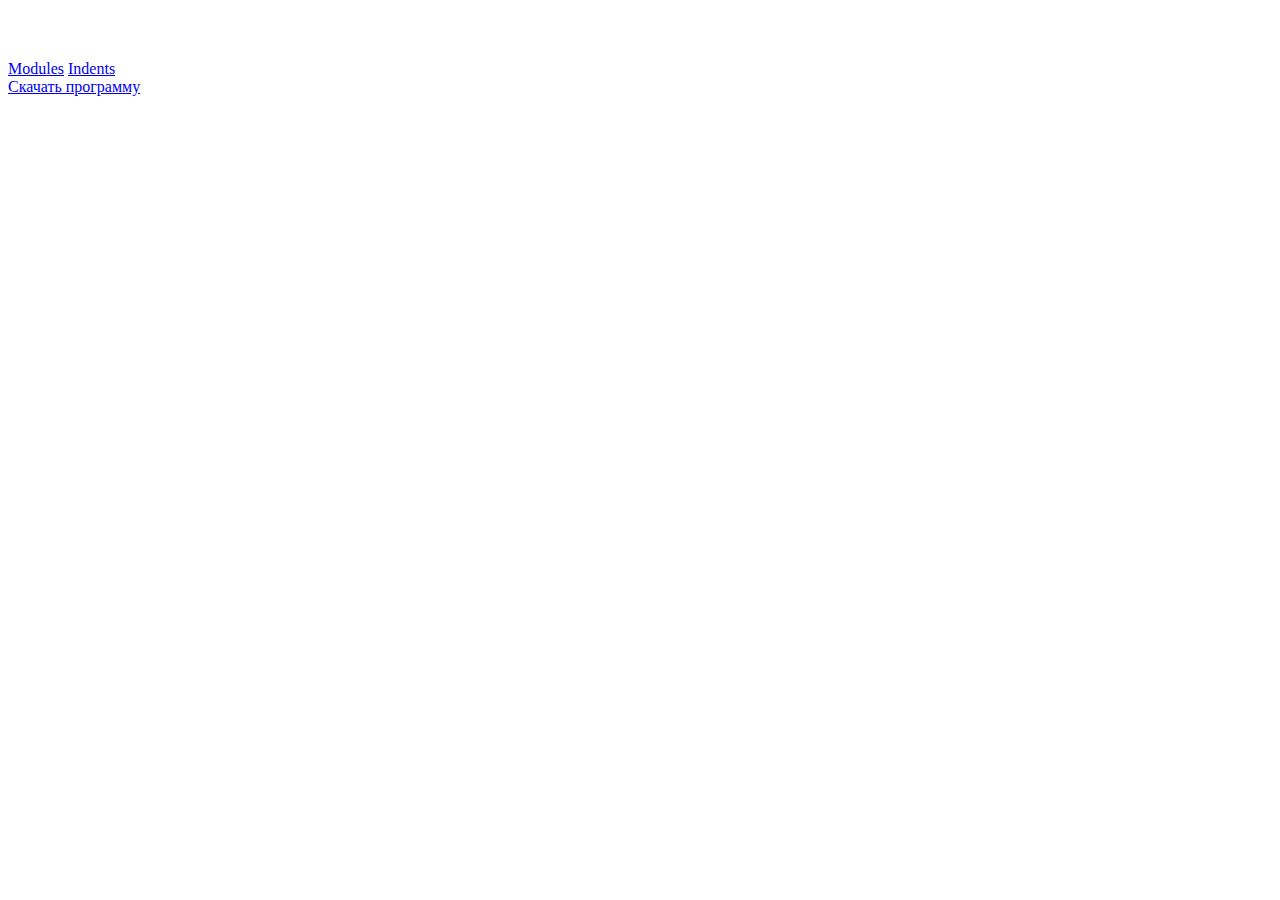
<file: 02/index.html>
<!DOCTYPE html>
<html lang="ru">

<head>
  <meta charset="UTF-8">
  <meta http-equiv="X-UA-Compatible" content="IE=edge">
  <meta name="viewport" content="width=device-width, initial-scale=1.0">
  <title>Главная</title>
</head>

<body>
  <a href="https://skillbox.ru/">
    <img src="img/logo-light.png" alt="Логотип Skillbox">
  </a>
  <div>
    <a href="modules.html">Modules</a>
    <a href="article.html">Indents</a>
  </div>
  <a href="skillbox.docx" download>Скачать программу</a>
</body>

</html>
</file>
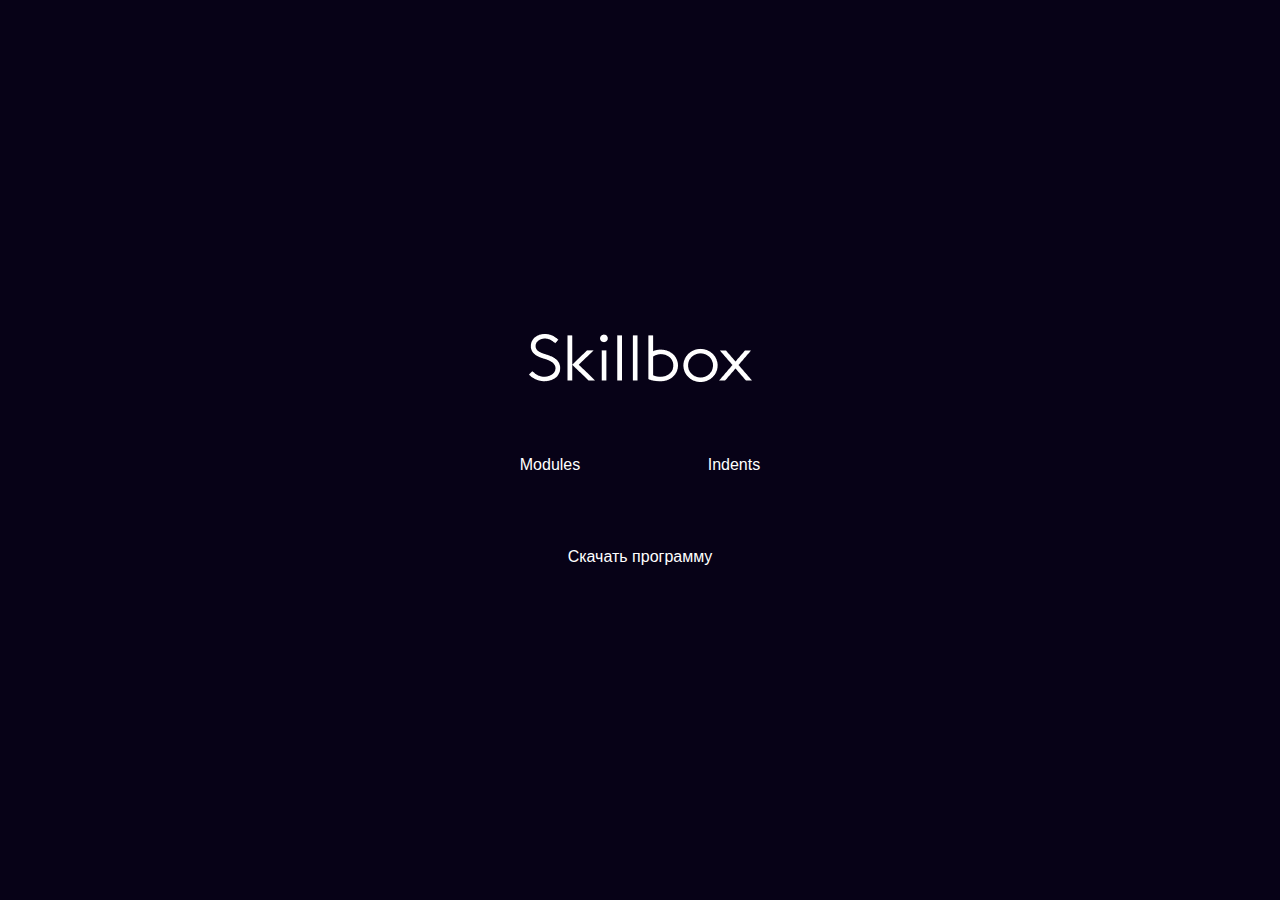
<file: 03/index.html>
<!DOCTYPE html>
<html lang="ru">

<head>
  <meta charset="UTF-8">
  <meta http-equiv="X-UA-Compatible" content="IE=edge">
  <meta name="viewport" content="width=device-width, initial-scale=1.0">
  <link rel = "stylesheet" href = "css/normalize.css">
  <link rel = "stylesheet" href = "css/style.css">
  <title>Главная</title>
</head>

<body>
<div class="main-content">
  <a href="https://skillbox.ru/">
    <img class = "logo" src="img/logo-light.png" alt="Логотип Skillbox">
  </a>
  <div class="links">
    <a class = "link" href="modules.html">Modules</a>
    <a class="link" href="article.html">Indents</a>
  </div>
  <a href="skillbox.docx" download>Скачать программу</a>
</div>
</body>

</html>
</file>
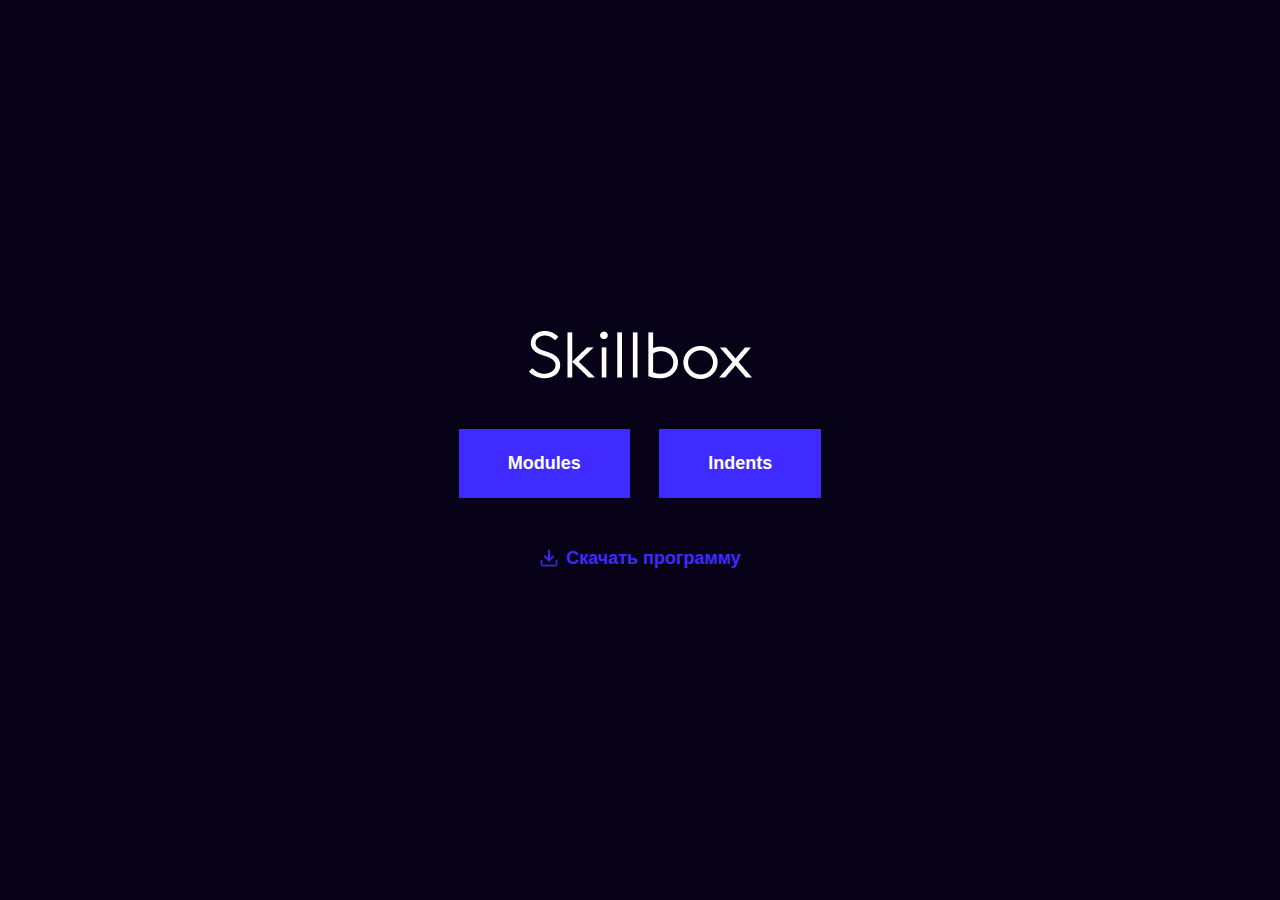
<file: 04/index.html>
<!DOCTYPE html>
<html lang="ru">

<head>
  <meta charset="UTF-8">
  <meta http-equiv="X-UA-Compatible" content="IE=edge">
  <meta name="viewport" content="width=device-width, initial-scale=1.0">
  <link rel = "stylesheet" href = "css/normalize.css">
  <link rel = "stylesheet" href = "css/style.css">
  <title>Главная</title>
</head>

<body>
<div class="main-content">
  <a href="https://skillbox.ru/">
    <img class = "logo" src="img/logo-light.png" alt="Логотип Skillbox">
  </a>
  <div class="page-links">
    <a class = "page-link" href="modules.html">Modules</a>
    <a class="page-link" href="article.html">Indents</a>
  </div>
  <a class="download-link" href="skillbox.docx" download>Скачать программу</a>
</div>
</body>

</html>
</file>
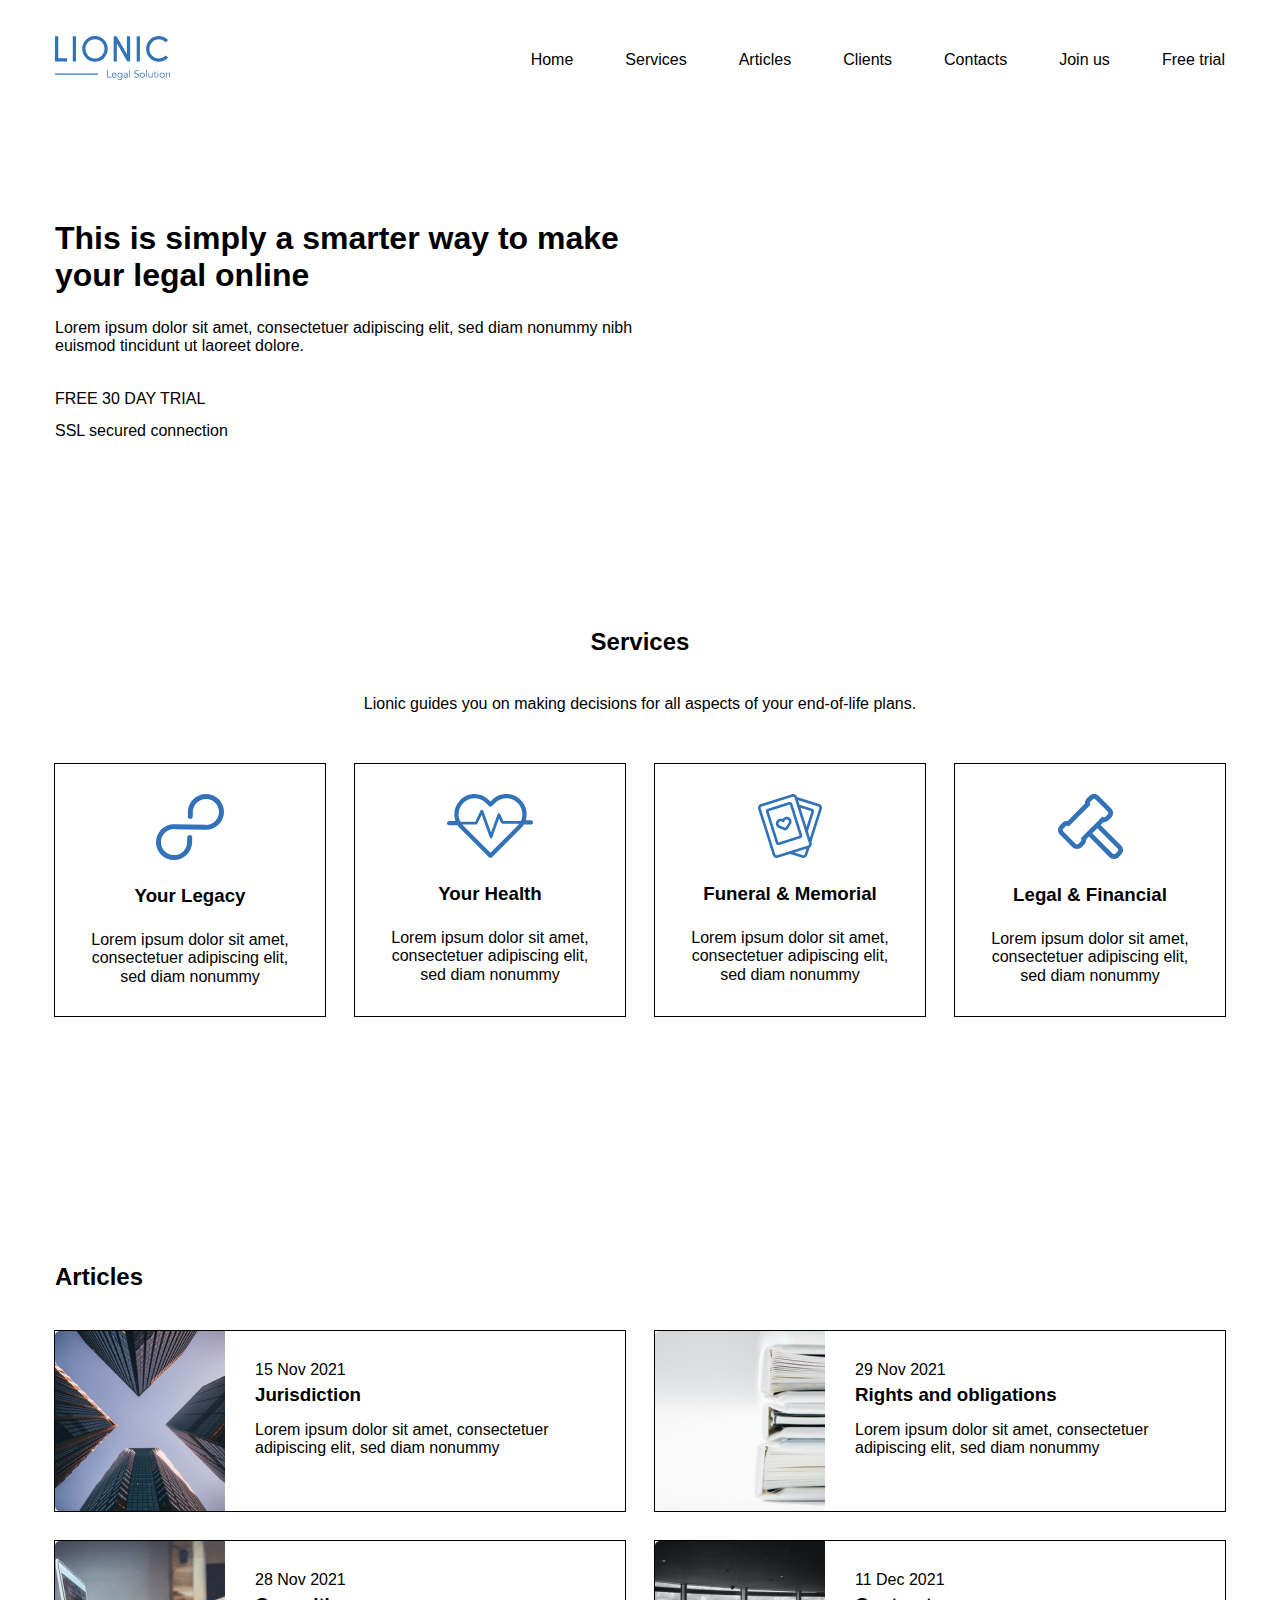
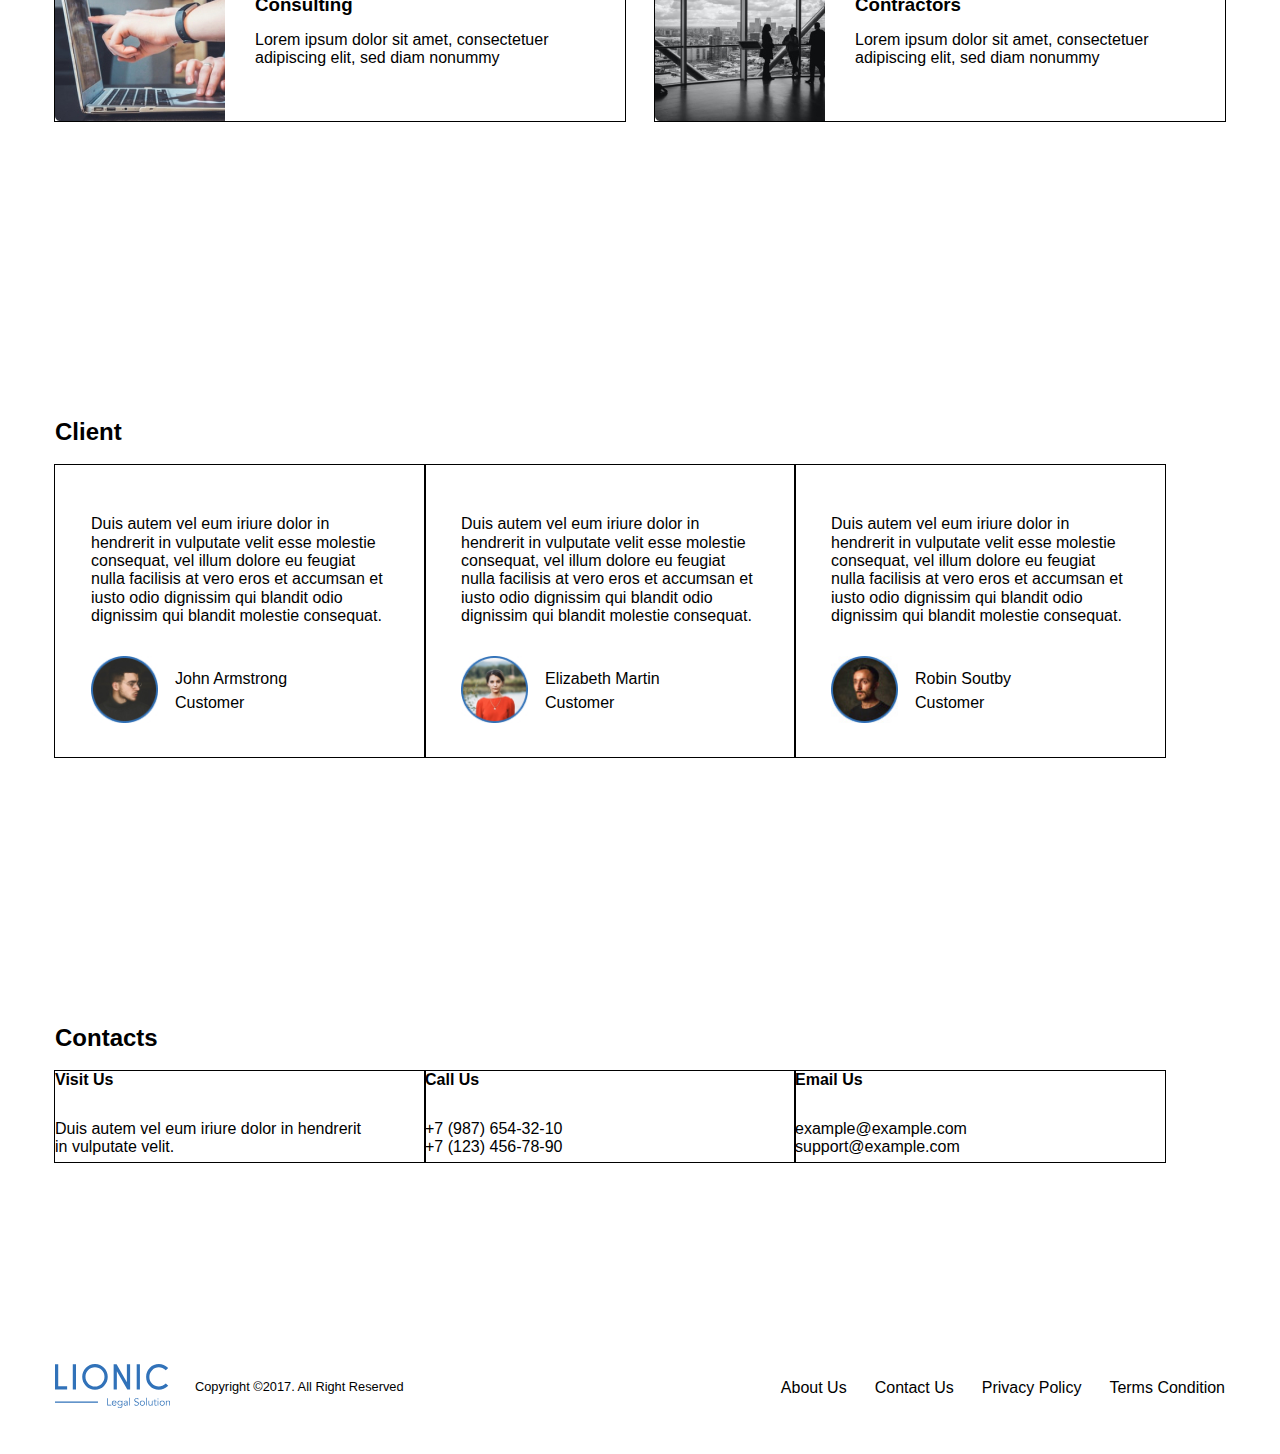
<file: 06-07/Lesson/index.html>
<!DOCTYPE html>
<html lang="en">
<head>
    <meta charset="UTF-8">
    <meta http-equiv="X-UA-Compatible" content="IE=edge">
    <meta name="viewport" content="width=device-width, initial-scale=1.0">
    <link rel="stylesheet" href="css/normalize.css">
    <link rel="stylesheet" href="css/style.css">
    <title>Lionic</title>
</head>
<body>
    <header class="header">
        <div class="container flex header-container">
            <a href="#" class="header-logo">
                <img src="img/logo.svg" class="header-logo" alt="Logo">
            </a>
            <nav class="header-nav">
                <ul class="header-list list-reset flex">
                    <li class="header-list-item">
                        <a href="#hero" class="header-link">Home</a>
                    </li>
                    <li class="header-list-item">
                        <a href="#services" class="header-link">Services</a>
                    </li>
                    <li class="header-list-item">
                        <a href="#articles" class="header-link">Articles</a>
                    </li>
                    <li class="header-list-item">
                        <a href="#clients" class="header-link">Clients</a>
                    </li>
                    <li class="header-list-item">
                        <a href="#contacts" class="header-link">Contacts</a>
                    </li>
                    <li class="header-list-item">
                        <a href="#join-us" class="header-link">Join us</a>
                    </li>
                </ul>
            </nav>
            <button class="btn btn-header btn-reset">Free trial</button>
        </div>
    </header>
    <main class="main">
        <section id="hero" class="hero">
            <div class="container">
                <div class="hero-content flex">
                    <h1 class="hero-title">This is&nbsp;simply a&nbsp;smarter way to&nbsp;make your legal online</h1>
                    <p class="hero-descr">Lorem ipsum dolor sit amet, consectetuer adipiscing elit, sed diam nonummy nibh euismod tincidunt ut&nbsp;laoreet dolore.</p>
                    <button class="btn hero-btn btn-reset">FREE 30&nbsp;DAY TRIAL</button>
                    <span class="hero-secure">SSL secured connection</span>
                </div>
            </div>
        </section>
        <section id="services" class="services section-offset">
            <div class="container"> 
                <h2 class="section-title services-title">Services</h2>
                <p class="section-descr services-descr">Lionic guides you on&nbsp;making decisions for all aspects of&nbsp;your end-of-life plans.</p>
                <ul class="services-list list-reset flex">
                    <li class="services-item flex">
                        <svg class="services-item-icon" width="68" height="66" viewBox="0 0 68 66" fill="none" xmlns="http://www.w3.org/2000/svg">
                            <path d="M50.393 0.00398661C40.438 -0.212013 32.146 7.63799 31.9 17.512L31.776 22.483C31.742 23.839 32.833 24.973 34.2 25.003C35.567 25.032 36.713 23.947 36.746 22.591L36.871 17.62C37.049 10.471 43.062 4.77799 50.271 4.93399C57.478 5.09099 63.201 11.038 63.023 18.187C62.844 25.335 56.831 31.029 49.623 30.872L18.5 30.197C8.54499 29.981 0.252987 37.831 0.00698678 47.705C-0.240013 57.579 7.65099 65.78 17.607 65.995C27.562 66.211 35.854 58.362 36.1 48.488L36.223 43.572C36.257 42.215 35.166 41.082 33.799 41.052C32.432 41.022 31.286 42.108 31.252 43.464L31.129 48.38C30.951 55.529 24.938 61.222 17.729 61.066C10.522 60.909 4.79899 54.962 4.97699 47.813C5.15599 40.664 11.169 34.971 18.377 35.127L49.5 35.802C59.456 36.018 67.747 28.169 67.994 18.295C68.24 8.41999 60.349 0.219987 50.394 0.00498661L50.393 0.00398661Z" fill="#3172B9"/>
                        </svg>                            
                        <h3 class="services-item-title">Your Legacy</h3>
                        <p class="services-item-desc">
                            Lorem ipsum dolor sit amet, consectetuer adipiscing elit, sed diam nonummy
                        </p>
                    </li>
                    <li class="services-item flex">
                        <svg class="services-item-icon" width="86" height="64" viewBox="0 0 86 64" fill="none" xmlns="http://www.w3.org/2000/svg">
                            <path d="M79.622 20.272C79.622 22.336 79.316 24.352 78.726 26.27H83.868C85.045 26.27 86 27.227 86 28.406C86 29.586 85.045 30.541 83.868 30.541H77.47C77.268 30.541 77.073 30.513 76.888 30.461C76.0053 31.9743 74.9311 33.3675 73.692 34.606L44.972 63.374C44.7741 63.5725 44.539 63.73 44.2802 63.8375C44.0213 63.9449 43.7438 64.0002 43.4635 64.0002C43.1832 64.0002 42.9057 63.9449 42.6468 63.8375C42.388 63.73 42.1529 63.5725 41.955 63.374L13.233 34.606C12.1963 33.5688 11.2752 32.422 10.486 31.186C10.315 31.23 10.136 31.254 9.95 31.254H2.132C1.85176 31.2537 1.57431 31.1983 1.31551 31.0908C1.0567 30.9833 0.821595 30.8259 0.623621 30.6276C0.425646 30.4292 0.268677 30.1938 0.161676 29.9348C0.0546755 29.6758 -0.000261829 29.3983 9.38171e-07 29.118C9.38171e-07 27.938 0.955001 26.982 2.132 26.982H8.447C5.965 19.861 7.56 11.618 13.233 5.93801C15.1066 4.05015 17.3363 2.55313 19.793 1.5338C22.2497 0.514473 24.8843 -0.00687342 27.544 1.15198e-05C32.95 1.15198e-05 38.034 2.10901 41.856 5.93801L43.463 7.54701L45.07 5.93701C46.9438 4.04921 49.1737 2.55231 51.6306 1.53315C54.0874 0.513987 56.7222 -0.0071368 59.382 1.15198e-05C62.0417 -0.00681806 64.6763 0.514553 67.133 1.53388C69.5896 2.55321 71.8194 4.0502 73.693 5.93801C75.5791 7.8172 77.0741 10.0515 78.0918 12.5117C79.1094 14.972 79.6295 17.6096 79.622 20.272ZM70.678 8.95701C69.1987 7.46697 67.4383 6.28548 65.4989 5.48108C63.5595 4.67667 61.4796 4.26536 59.38 4.27101C57.2807 4.26563 55.2012 4.67706 53.2622 5.48146C51.3231 6.28586 49.563 7.46721 48.084 8.95701L44.969 12.077C44.7713 12.2754 44.5364 12.4329 44.2777 12.5403C44.019 12.6478 43.7416 12.7031 43.4615 12.7031C43.1814 12.7031 42.904 12.6478 42.6453 12.5403C42.3866 12.4329 42.1517 12.2754 41.954 12.077L38.84 8.95701C37.3608 7.46718 35.6005 6.28582 33.6613 5.48142C31.7221 4.67703 29.6424 4.26561 27.543 4.27101C25.4437 4.26546 23.3642 4.67682 21.4251 5.48123C19.486 6.28564 17.7259 7.46708 16.247 8.95701C11.173 14.04 10.232 21.718 13.425 27.763H28.236L33.538 16.479C33.783 15.959 34.277 15.634 34.891 15.663C35.1717 15.6764 35.4421 15.7726 35.6681 15.9396C35.8942 16.1065 36.0657 16.3367 36.161 16.601L44.051 38.487L50.542 20.168C50.6364 19.9007 50.8086 19.6678 51.0365 19.4992C51.2643 19.3306 51.5374 19.2341 51.8206 19.2221C52.1038 19.21 52.3842 19.283 52.6255 19.4316C52.8669 19.5802 53.0583 19.7977 53.175 20.056L56.351 27.051H73.852C76.612 21.125 75.554 13.842 70.677 8.95701H70.678ZM16.248 31.586L43.463 58.844L70.678 31.586C71.2253 31.038 71.7323 30.4512 72.195 29.83H55.736C55.179 29.83 54.373 29.573 54.143 29.064L52.046 24.444L45.404 43.189C45.204 43.755 44.67 44.135 44.069 44.136H44.066C43.466 44.136 42.933 43.76 42.729 43.196L34.653 20.798L30.426 29.794C30.192 30.292 29.99 30.541 29.439 30.541H15.293C15.593 30.901 15.912 31.249 16.248 31.586Z" fill="#3172B9"/>
                        </svg>                            
                        <h3 class="services-item-title">Your Health</h3>
                        <p class="services-item-desc">
                            Lorem ipsum dolor sit amet, consectetuer adipiscing elit, sed diam nonummy
                        </p>
                    </li>                    
                    <li class="services-item flex">
                        <svg class="services-item-icon" width="64" height="64" viewBox="0 0 64 64" fill="none" xmlns="http://www.w3.org/2000/svg">
                            <path d="M63.8101 15.073L53.3321 48.146L53.5791 48.926C53.7393 49.4264 53.7986 49.9537 53.7536 50.4772C53.7086 51.0008 53.5603 51.5102 53.3171 51.976C52.9241 52.732 52.3171 53.329 51.5701 53.704L51.5611 53.737L49.1941 61.207C48.8722 62.2171 48.1632 63.0585 47.2223 63.5469C46.2815 64.0354 45.1853 64.131 44.1741 63.813L32.0001 59.957L19.8261 63.813C18.8148 64.131 17.7187 64.0354 16.7778 63.5469C15.8369 63.0585 15.1279 62.2171 14.8061 61.207L0.188058 15.074C0.0280711 14.5735 -0.0310613 14.0462 0.0140824 13.5227C0.0592262 12.9991 0.20775 12.4897 0.451058 12.024C0.69167 11.5566 1.02267 11.1416 1.42487 10.8031C1.82706 10.4646 2.29245 10.2093 2.79406 10.052L33.9431 0.187C34.9542 -0.131631 36.0504 -0.0363451 36.9915 0.451969C37.9325 0.940283 38.6415 1.78178 38.9631 2.792L39.0401 3.034C39.0491 3.036 39.0581 3.037 39.0661 3.04L61.2061 10.053C61.7073 10.2103 62.1723 10.4654 62.5743 10.8035C62.9763 11.1417 63.3073 11.5561 63.5481 12.023C64.0401 12.973 64.1331 14.055 63.8101 15.073ZM48.4441 54.75L36.4161 58.559L44.9781 61.271C45.3153 61.3777 45.6811 61.3463 45.9951 61.1835C46.3092 61.0208 46.5458 60.7401 46.6531 60.403L48.4441 54.75ZM51.0371 49.732L36.4211 3.598C36.3142 3.26106 36.078 2.98029 35.7644 2.81736C35.4507 2.65442 35.0852 2.62264 34.7481 2.729L3.60006 12.595C3.26006 12.702 2.98306 12.935 2.81906 13.252C2.73787 13.4073 2.68829 13.5771 2.67319 13.7517C2.65808 13.9263 2.67775 14.1021 2.73106 14.269L17.3471 60.402C17.5691 61.103 18.3201 61.492 19.0211 61.271L31.5611 57.299C31.5891 57.289 31.6171 57.279 31.6461 57.272L50.1691 51.405C50.5091 51.298 50.7861 51.065 50.9491 50.748C51.1141 50.432 51.1451 50.071 51.0371 49.731V49.732ZM48.4971 32.885L53.4461 17.265L42.4451 13.781L48.4971 32.885ZM61.1801 13.25C61.0998 13.0945 60.9896 12.9565 60.8557 12.8439C60.7218 12.7313 60.567 12.6464 60.4001 12.594L40.0231 6.14L41.4691 10.701C41.5571 10.711 41.6451 10.729 41.7321 10.757L54.2501 14.722C54.5841 14.8269 54.894 14.9969 55.1619 15.2223C55.4299 15.4477 55.6505 15.7239 55.8111 16.035C55.9734 16.3456 56.0726 16.6852 56.1028 17.0344C56.133 17.3835 56.0937 17.7352 55.9871 18.069L49.8951 37.297L51.9331 43.731L61.2681 14.267C61.3751 13.927 61.3441 13.567 61.1801 13.25ZM30.9401 23.336C31.5152 23.6323 32.0259 24.0398 32.4425 24.5349C32.8591 25.0299 33.1733 25.6027 33.3671 26.22C33.5725 26.8654 33.633 27.5483 33.5443 28.2198C33.4557 28.8913 33.22 29.535 32.8541 30.105L29.6411 35.126C29.3916 35.5142 29.0489 35.8336 28.6441 36.0552C28.2393 36.2767 27.7855 36.3932 27.3241 36.394C26.9701 36.394 26.6161 36.326 26.2841 36.19L20.7651 33.936C20.1378 33.6806 19.5745 33.29 19.1154 32.792C18.6563 32.2941 18.3127 31.701 18.1091 31.055C17.9119 30.4388 17.8389 29.7897 17.8943 29.1451C17.9498 28.5006 18.1326 27.8734 18.4321 27.3C18.7284 26.7249 19.1359 26.2142 19.631 25.7976C20.126 25.3811 20.6988 25.0668 21.3161 24.873C22.3839 24.5378 23.5338 24.5745 24.5781 24.977C25.1998 24.0462 26.1189 23.3539 27.1851 23.013C27.8013 22.8161 28.4504 22.7433 29.0949 22.7987C29.7394 22.8541 30.3665 23.0368 30.9401 23.336ZM30.8251 27.025C30.7361 26.742 30.5919 26.4795 30.4009 26.2526C30.2098 26.0257 29.9757 25.8389 29.7121 25.703C29.4491 25.5656 29.1615 25.4818 28.8659 25.4564C28.5703 25.431 28.2726 25.4645 27.9901 25.555C27.6178 25.6716 27.2823 25.8833 27.0168 26.1692C26.7513 26.455 26.565 26.8051 26.4761 27.185C26.4221 27.4083 26.3114 27.6139 26.1547 27.7819C25.998 27.9499 25.8006 28.0747 25.5816 28.1441C25.3626 28.2135 25.1294 28.2251 24.9045 28.178C24.6797 28.1309 24.4708 28.0265 24.2981 27.875C24.0064 27.6158 23.6523 27.4371 23.2705 27.3565C22.8888 27.2758 22.4926 27.296 22.1211 27.415C21.838 27.5042 21.5755 27.6487 21.3488 27.8401C21.122 28.0315 20.9355 28.266 20.8001 28.53C20.6627 28.793 20.5789 29.0806 20.5535 29.3762C20.5281 29.6718 20.5616 29.9694 20.6521 30.252C20.8271 30.805 21.2371 31.249 21.7751 31.469L27.2931 33.723C27.3114 33.731 27.3322 33.7317 27.3511 33.725C27.3696 33.7194 27.3856 33.7074 27.3961 33.691L30.6091 28.669C30.9231 28.179 31.0021 27.581 30.8261 27.027L30.8251 27.025ZM44.1721 40.932C44.2788 41.2656 44.3183 41.6171 44.2882 41.966C44.2582 42.315 44.1592 42.6545 43.9971 42.965C43.8365 43.2764 43.6158 43.5529 43.3477 43.7785C43.0796 44.004 42.7694 44.1742 42.4351 44.279L21.2401 50.994C20.5659 51.2062 19.835 51.1426 19.2077 50.817C18.5803 50.4914 18.1076 49.9305 17.8931 49.257L8.01306 18.07C7.90624 17.7362 7.8667 17.3846 7.89674 17.0355C7.92678 16.6863 8.0258 16.3466 8.18806 16.036C8.34862 15.7249 8.56923 15.4487 8.83717 15.2233C9.1051 14.9979 9.41503 14.8279 9.74906 14.723L30.9451 8.009C31.6194 7.79619 32.3506 7.85955 32.9782 8.18519C33.6059 8.51083 34.0788 9.07215 34.2931 9.746L44.1721 40.932ZM41.6301 41.737L31.7501 10.551L21.9781 13.645L10.5531 17.264L20.4331 48.45L41.6301 41.737Z" fill="#3172B9"/>
                        </svg>    
                        <h3 class="services-item-title">Funeral &amp;&nbsp;Memorial</h3>
                        <p class="services-item-desc">
                            Lorem ipsum dolor sit amet, consectetuer adipiscing elit, sed diam nonummy
                        </p>
                    </li>
                    <li class="services-item flex">
                        <svg class="services-item-icon" width="65" height="65" viewBox="0 0 65 65" fill="none" xmlns="http://www.w3.org/2000/svg">
                            <path d="M63.131 51.506C64.3269 52.7045 64.9985 54.3285 64.9985 56.0215C64.9985 57.7146 64.3269 59.3385 63.131 60.537L60.54 63.13C59.9482 63.7249 59.2442 64.1965 58.4689 64.5175C57.6935 64.8385 56.8622 65.0025 56.023 65C55.184 65.0024 54.3529 64.8384 53.5777 64.5174C52.8025 64.1964 52.0987 63.7249 51.507 63.13L30.988 42.613L28.126 45.475C28.2028 46.397 28.077 47.3246 27.7574 48.1928C27.4378 49.061 26.9322 49.8488 26.276 50.501L23.55 53.227C22.9583 53.8218 22.2545 54.2934 21.4793 54.6143C20.7042 54.9353 19.873 55.0994 19.034 55.097C18.1952 55.0993 17.3642 54.9352 16.5892 54.6142C15.8142 54.2932 15.1106 53.8217 14.519 53.227L1.86503 40.575C0.66925 39.3767 -0.00231934 37.7529 -0.00231934 36.06C-0.00231934 34.3671 0.66925 32.7434 1.86503 31.545L4.59103 28.819C5.24326 28.1629 6.03107 27.6573 6.89928 27.3377C7.76748 27.0182 8.69507 26.8923 9.61703 26.969L26.97 9.61902C26.8953 8.69769 27.0219 7.77112 27.341 6.90358C27.6601 6.03605 28.1641 5.24832 28.818 4.59502L31.543 1.87002C32.1347 1.27539 32.8383 0.803958 33.6133 0.48298C34.3883 0.162003 35.2192 -0.00214761 36.058 2.1214e-05C37.764 2.1214e-05 39.368 0.664021 40.574 1.87002L53.227 14.522C54.4226 15.7205 55.094 17.3442 55.094 19.037C55.094 20.7298 54.4226 22.3536 53.227 23.552L50.502 26.278C49.8497 26.9342 49.0617 27.4398 48.1933 27.7594C47.3249 28.079 46.3972 28.2048 45.475 28.128L42.613 30.99L63.131 51.506ZM31.164 35.784L35.783 31.165L39.243 27.705L44.398 22.551L44.798 22.951C45.126 23.279 45.556 23.443 45.986 23.443C46.416 23.443 46.846 23.279 47.175 22.951L49.9 20.226C50.0561 20.07 50.1798 19.8848 50.2643 19.681C50.3487 19.4771 50.3922 19.2587 50.3922 19.038C50.3922 18.8174 50.3487 18.5989 50.2643 18.3951C50.1798 18.1912 50.0561 18.006 49.9 17.85L37.246 5.19702C37.0901 5.04084 36.905 4.91699 36.7011 4.83256C36.4972 4.74813 36.2787 4.70479 36.058 4.70502C35.628 4.70502 35.198 4.86902 34.87 5.19702L32.144 7.92202C31.9879 8.07804 31.864 8.26332 31.7794 8.46725C31.6949 8.67118 31.6514 8.88977 31.6514 9.11052C31.6514 9.33128 31.6949 9.54987 31.7794 9.7538C31.864 9.95773 31.9879 10.143 32.144 10.299L32.544 10.699L10.694 32.546L10.294 32.146C10.1381 31.9898 9.95296 31.866 9.74909 31.7816C9.54523 31.6971 9.32669 31.6538 9.10603 31.654C8.67603 31.654 8.24603 31.818 7.91803 32.146L5.19303 34.87C5.03701 35.026 4.91325 35.2112 4.82881 35.4151C4.74437 35.6189 4.70091 35.8374 4.70091 36.058C4.70091 36.2787 4.74437 36.4971 4.82881 36.701C4.91325 36.9048 5.03701 37.09 5.19303 37.246L17.846 49.9C18.174 50.228 18.604 50.392 19.034 50.392C19.464 50.392 19.894 50.228 20.223 49.9L22.948 47.175C23.1042 47.019 23.2281 46.8337 23.3126 46.6298C23.3971 46.4259 23.4407 46.2073 23.4407 45.9865C23.4407 45.7658 23.3971 45.5472 23.3126 45.3433C23.2281 45.1393 23.1042 44.954 22.948 44.798L22.548 44.398L27.703 39.244L31.164 35.784ZM59.804 54.834L39.285 34.317L34.315 39.287L54.835 59.803C55.162 60.131 55.593 60.295 56.023 60.295C56.453 60.295 56.883 60.131 57.211 59.803L59.804 57.21C59.9601 57.054 60.0838 56.8688 60.1683 56.665C60.2527 56.4611 60.2962 56.2427 60.2962 56.022C60.2962 55.8014 60.2527 55.5829 60.1683 55.3791C60.0838 55.1752 59.9601 54.99 59.804 54.834Z" fill="#3172B9"/>
                        </svg>   
                        <h3 class="services-item-title">Legal &amp;&nbsp;Financial</h3>
                        <p class="services-item-desc">
                            Lorem ipsum dolor sit amet, consectetuer adipiscing elit, sed diam nonummy
                        </p>
                    </li>
                </ul>
            </div>
        </section>
        <section id="articles" class="articles section-offset">
            <div class="container">
                <h2 class="section-title articles-title">Articles</h2>
                <ul class="articles-list list-reset flex">
                    <li class="articles-item">
                        <article class="blog-preview flex">
                            <img src="img/blog-1.jpg" alt="blog-1" class="blog-preview-img">
                            <div class="blog-preview-text">
                                <time class="blog-preview-time" datetime="2021-11-15 19:30">
                                    15 Nov 2021
                                </time>
                                <h3 class="blog-preview-title">
                                    Jurisdiction
                                </h3>
                                <p class="blog-preview-discr">
                                    Lorem ipsum dolor sit amet, consectetuer adipiscing elit, sed diam nonummy
                                </p>
                            </div>
                        </article>
                    </li>
                    <li class="articles-item">
                        <article class="blog-preview flex">
                            <img src="img/blog-2.jpg" alt="blog-2" class="blog-preview-img">
                            <div class="blog-preview-text">
                                <time class="blog-preview-time" datetime="2021-11-15 19:30">
                                    29 Nov 2021
                                </time>
                                <h3 class="blog-preview-title">
                                    Rights and obligations
                                </h3>
                                <p class="blog-preview-discr">
                                    Lorem ipsum dolor sit amet, consectetuer adipiscing elit, sed diam nonummy
                                </p>
                            </div>
                        </article>
                    </li>
                    <li class="articles-item">
                        <article class="blog-preview flex">
                            <img src="img/blog-3.jpg" alt="blog-3" class="blog-preview-img">
                            <div class="blog-preview-text">
                                <time class="blog-preview-time" datetime="2021-11-15 19:30">
                                    28 Nov 2021
                                </time>
                                <h3 class="blog-preview-title">
                                    Consulting
                                </h3>
                                <p class="blog-preview-discr">
                                    Lorem ipsum dolor sit amet, consectetuer adipiscing elit, sed diam nonummy
                                </p>
                            </div>
                        </article>
                    </li>
                    <li class="articles-item">
                        <article class="blog-preview flex">
                            <img src="img/blog-4.jpg" alt="blog-4" class="blog-preview-img">
                            <div class="blog-preview-text">
                                <time class="blog-preview-time" datetime="2021-11-15 19:30">
                                    11 Dec 2021
                                </time>
                                <h3 class="blog-preview-title">
                                    Contractors
                                </h3>
                                <p class="blog-preview-discr">
                                    Lorem ipsum dolor sit amet, consectetuer adipiscing elit, sed diam nonummy
                                </p>
                            </div>
                        </article>
                    </li>
                </ul>
            </div>
        </section>
        <section id="clients" class="clients section-offset">
            <div class="container">
                <h2 class="selection-title clients-title">Client</h2>
            <ul class="clients-list list-reset flex">
                <li class="clients-item flex">
                    <p class="clients-item-descr">
                        Duis autem vel eum iriure dolor in hendrerit in vulputate velit esse molestie consequat, vel illum dolore eu feugiat nulla facilisis at vero eros et accumsan et iusto odio dignissim qui blandit odio dignissim qui blandit molestie consequat.
                    </p>
                    <div class="clients-user flex">
                        <div class="clients-avatar">
                            <img src="img/client-1.jpg" alt="John Armstrong">
                        </div>
                        <div class="clients-text">
                            <div class="clients-name">
                                John Armstrong
                            </div>
                            <span class="clients-post">Customer</span>
                        </div>
                    </div>
                </li>
                <li class="clients-item flex">
                    <p class="clients-item-descr">
                        Duis autem vel eum iriure dolor in hendrerit in vulputate velit esse molestie consequat, vel illum dolore eu feugiat nulla facilisis at vero eros et accumsan et iusto odio dignissim qui blandit odio dignissim qui blandit molestie consequat.
                    </p>
                    <div class="clients-user flex">
                        <div class="clients-avatar">
                            <img src="img/client-2.jpg" alt="Elizabeth Martin">
                        </div>
                        <div class="clients-text">
                            <div class="clients-name">
                                Elizabeth Martin
                            </div>
                            <span class="clients-post">Customer</span>
                        </div>
                    </div>
                </li>
                <li class="clients-item flex">
                    <p class="clients-item-descr">
                        Duis autem vel eum iriure dolor in hendrerit in vulputate velit esse molestie consequat, vel illum dolore eu feugiat nulla facilisis at vero eros et accumsan et iusto odio dignissim qui blandit odio dignissim qui blandit molestie consequat.
                    </p>
                    <div class="clients-user flex">
                        <div class="clients-avatar">
                            <img src="img/client-3.jpg" alt="Robin Soutby">
                        </div>
                        <div class="clients-text">
                            <div class="clients-name">
                                Robin Soutby
                            </div>
                            <span class="clients-post">Customer</span>
                        </div>
                    </div>
                </li>
            </ul>
            </div>
        </section>
        <section id="contacts" class="contacts section-offset">
            <div class="container">
                <h2 class="selection-title contacts-title">Contacts</h2>
                <address class="contacts-address">
                    <ul class="contacts-list list-reset flex">
                        <li class="contacts-item flex">
                            <strong class="contacts-item-caption">Visit Us</strong>
                            <p class="contacts-item-text">
                                Duis autem vel eum iriure dolor in&nbsp;hendrerit in&nbsp;vulputate velit.
                            </p>
                        </li>
                        <li class="contacts-item flex">
                            <strong class="contacts-item-caption">Call Us</strong>
                            <a href="tel:+79876543210" class="contacts-item-link">+7 (987) 654-32-10</a>
                            <a href="tel:+71234567890" class="contacts-item-link">+7 (123) 456-78-90</a>
                        </li>
                        <li class="contacts-item flex">
                            <strong class="contacts-item-caption">Email Us</strong>
                            <a href="mailtool:example@example.com" class="contacts-item-link">example@example.com</a>
                            <a href="mailtool:support@example.com" class="contacts-item-link">support@example.com</a>
                        </li>
                    </ul>
                </address>
            </div>
        </section>
        <!-- <section id="join-us" class="join-us">

        </section> -->
    </main>
    <footer class="footer">
		<div class="container flex footer-container">
			<div class="footer-left flex">
				<a href="#" class="footer-logo">
					<img src="img/logo.svg" alt="Logo">
				</a>
				<small class="footer-copy">
					Copyright ©2017. All Right Reserved
				</small>
			</div>
			<div class="footer-right flex">
				<nav class="footer-nav">
					<ul class="footer-list list-reset flex">
						<li class="footer-item">
							<a href="#" target="_blank" class="footer-link">About Us</a>
						</li>
						<li class="footer-item">
							<a href="#" target="_blank" class="footer-link">Contact Us</a>
						</li>
						<li class="footer-item">
							<a href="#" target="_blank" class="footer-link">Privacy Policy</a>
						</li>
						<li class="footer-item">
							<a href="#" target="_blank" class="footer-link">Terms Condition</a>
						</li>
					</ul>
				</nav>
				<ul class="social flex list-reset">
					<li class="social-item"><a href="#" class="social-link social-link-tw"></a></li>
					<li class="social-item"><a href="#" class="social-link social-link-linkedin"></a></li>
					<li class="social-item"><a href="#" class="social-link social-link-mail"></a></li>
				</ul>
			</div>
		</div>
	</footer>
</body>
</html>
</file>
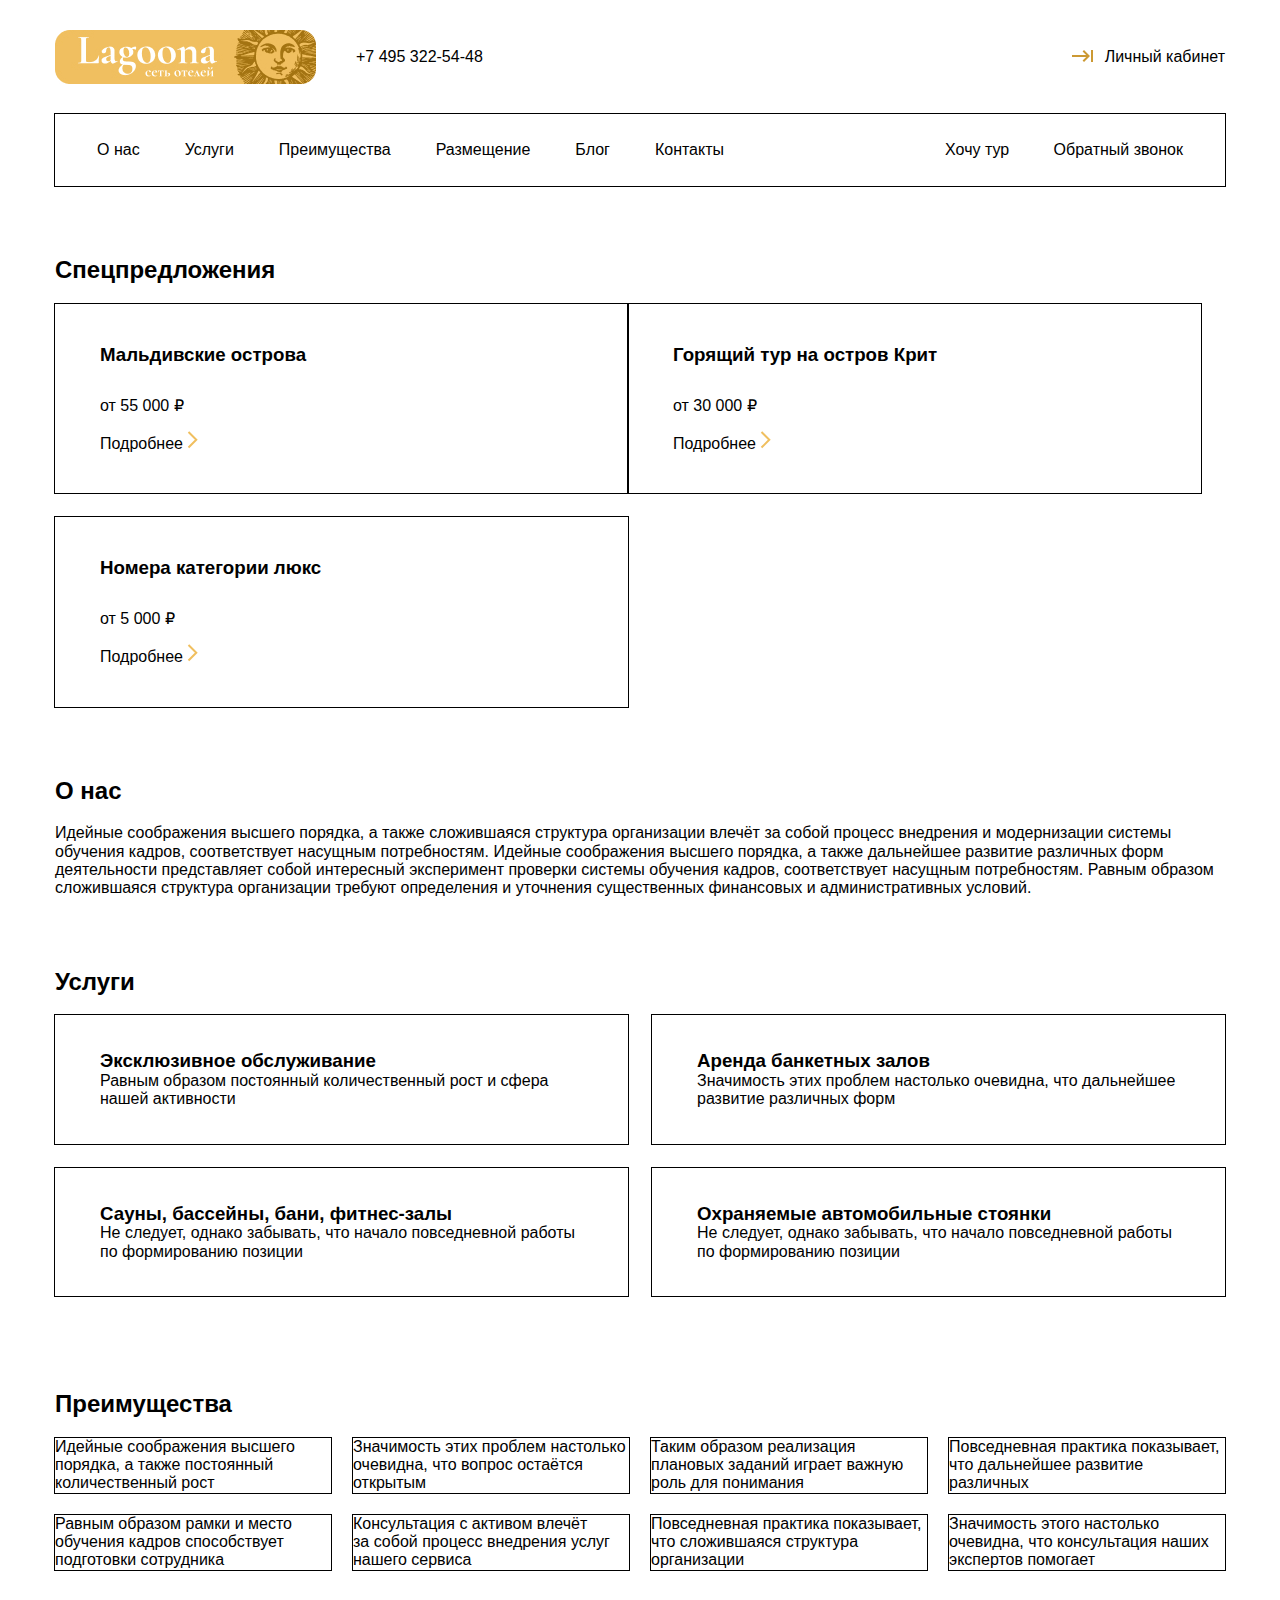
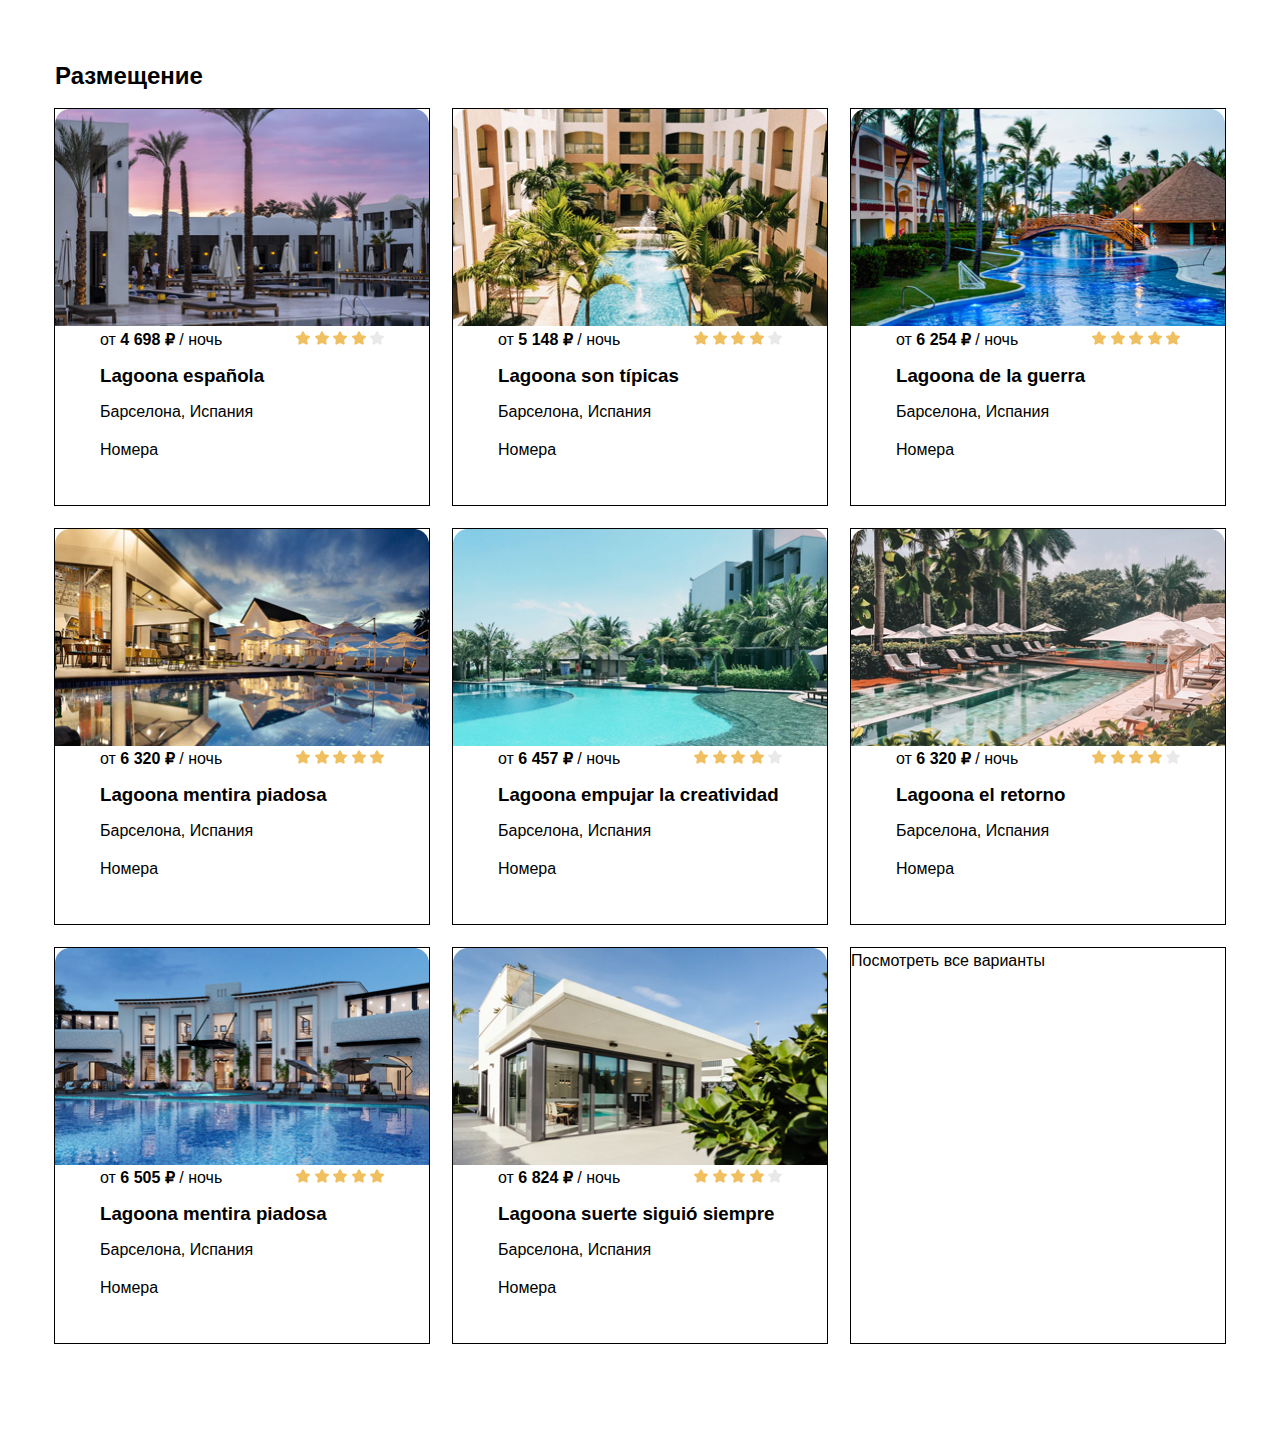
<file: 06-07/Task/index.html>
<!DOCTYPE html>
<html lang="ru">
<head>
    <meta charset="UTF-8">
    <meta http-equiv="X-UA-Compatible" content="IE=edge">
    <meta name="viewport" content="width=device-width, initial-scale=1.0">
    <link rel="stylesheet" href="css/normalize.css">
    <link rel="stylesheet" href="css/style.css">
    <title>Lagoona Сеть Отелей</title>
</head>
<body>
    <header class="header">
        <div class="container">
            <div class="header-info flex">
                <div class="header-info-left flex">
                    <a href="#" class="header-logo flex">
                        <img src="img/logo.jpg" class="header-logo-img" alt="Lagoona logo">
                    </a>
                    <a class="header-tel-link" href="tel:+74953225448">+7&nbsp;495 322-54-48</a>
                </div>
                <div class="header-info-right flex">
                    <a href="#" class="header-link">
                        <svg class="header-link-icon" width="21" height="12" viewBox="0 0 21 12" fill="none" xmlns="http://www.w3.org/2000/svg">
                            <path d="M10.59 1.41L14.17 5H0V7H14.17L10.58 10.59L12 12L18 6L12 0L10.59 1.41ZM19 0V12H21V0H19Z" fill="#CC9933"/>
                        </svg>
                        <span class="header-link-text">Личный кабинет</span>
                    </a>
                </div>
            </div>
            <div class="header-nav-block flex">
                <nav class="header-nav">
                    <ul class="header-nav-list list-reset flex">
                        <li class="header-nav-item">
                            <a href="#about-us" class="header-nav-link">О нас</a>
                        </li>
                        <li class="header-nav-item">
                            <a href="#services" class="header-nav-link">Услуги</a>
                        </li>
                        <li class="header-nav-item">
                            <a href="#benefits" class="header-nav-link">Преимущества</a>
                        </li>
                        <li class="header-nav-item">
                            <a href="#accommodation" class="header-nav-link">Размещение</a>
                        </li>
                        <li class="header-nav-item">
                            <a href="#blog" class="header-nav-link">Блог</a>
                        </li>
                        <li class="header-nav-item">
                            <a href="#contacts" class="header-nav-link">Контакты</a>
                        </li>
                    </ul>
                </nav>
                <div class="btns-header">
                    <button class="btn btn-header btn-reset">Хочу тур</button>
                    <button class="btn btn-header btn-reset">Обратный звонок</button>
                </div>
            </div>
        </div>
    </header>
    <main class="main">
        <section class="specials section-offset">
            <div class="container">
                <h2 class="section-title specials-title">Спецпредложения</h2>
                <ul class="specials-list list-reset flex">
                    <li class="special-item">
                        <article class="special-card flex">
                            <h3 class="special-card-title">Мальдивские острова</h3>
                            <p class="special-card-price">от&nbsp;55&nbsp;000&nbsp;₽</p>
                            <a href="" class="special-card-more">
                                <span class="special-card-more-text">Подробнее</span>
                                <svg class="special-card-more-icon" width="11" height="18" viewBox="0 0 11 18" fill="none" xmlns="http://www.w3.org/2000/svg">
                                    <path d="M1.49998 1.00002L9.27815 8.7782L1.49998 16.5564" stroke="#F0BF5F" stroke-width="2"/>
                                </svg>                            
                            </a>
                        </article>
                    </li>
                    <li class="special-item">
                        <article class="special-card flex">
                            <h3 class="special-card-title">Горящий тур на&nbsp;остров Крит</h3>
                            <p class="special-card-price">от&nbsp;30&nbsp;000&nbsp;₽</p>
                            <a href="" class="special-card-more">
                                <span class="special-card-more-text">Подробнее</span>
                                <svg class="special-card-more-icon" width="11" height="18" viewBox="0 0 11 18" fill="none" xmlns="http://www.w3.org/2000/svg">
                                    <path d="M1.49998 1.00002L9.27815 8.7782L1.49998 16.5564" stroke="#F0BF5F" stroke-width="2"/>
                                </svg>
                            </a>
                        </article>
                    </li>
                    <li class="special-item">
                        <article class="special-card flex">
                            <h3 class="special-card-title">Номера категории люкс</h3>
                            <p class="special-card-price">от&nbsp;5&nbsp;000&nbsp;₽</p>
                            <a href="" class="special-card-more">
                                <span class="special-card-more-text">Подробнее</span>
                                <svg class="special-card-more-icon" width="11" height="18" viewBox="0 0 11 18" fill="none" xmlns="http://www.w3.org/2000/svg">
                                    <path d="M1.49998 1.00002L9.27815 8.7782L1.49998 16.5564" stroke="#F0BF5F" stroke-width="2"/>
                                </svg>                            
                            </a>
                        </article>
                    </li>
                </ul>
            </div>
        </section>
        <section id="about-us" class="about-us section-offset">
            <div class="container">
                <h2 class="section-title about-us-title">О нас</h2>
                <p class="about-us-text">
                    Идейные соображения высшего порядка, а&nbsp;также сложившаяся структура организации влечёт за&nbsp;собой процесс внедрения и&nbsp;модернизации системы обучения кадров, соответствует насущным потребностям. Идейные соображения высшего порядка, а&nbsp;также дальнейшее развитие различных форм деятельности представляет собой интересный эксперимент проверки системы обучения кадров, соответствует насущным потребностям. Равным образом сложившаяся структура организации требуют определения и&nbsp;уточнения существенных финансовых
и&nbsp;административных условий.
                </p>
            </div>
        </section>
        <section id="services" class="services section-offset">
            <div class="container">
                <h2 class="section-title services-title">Услуги</h2>
                <ul class="services-list list-reset flex">
                    <li class="services-item">
                        <h3 class="services-item-title">Эксклюзивное обслуживание</h3>
                        <p class="services-item-descr">
                            Равным образом постоянный количественный рост и&nbsp;сфера нашей активности
                        </p>
                    </li>
                    <li class="services-item">
                        <h3 class="services-item-title">Аренда банкетных залов</h3>
                        <p class="services-item-descr">
                            Значимость этих проблем настолько очевидна, что дальнейшее развитие различных форм
                        </p>
                    </li>
                    <li class="services-item">
                        <h3 class="services-item-title">Сауны, бассейны, бани, фитнес-залы</h3>
                        <p class="services-item-descr">
                            Не&nbsp;следует, однако забывать, что начало повседневной работы по&nbsp;формированию позиции
                        </p>
                    </li>
                    <li class="services-item">
                        <h3 class="services-item-title">Охраняемые автомобильные стоянки</h3>
                        <p class="services-item-descr">
                            Не&nbsp;следует, однако забывать, что начало повседневной работы по&nbsp;формированию позиции
                        </p>
                    </li>
                </ul>
            </div>
        </section>
        <section id="benefits" class="benefits section-offset">
            <div class="container">
                <h2 class="section-title benefits-title">Преимущества</h2>
                <ul class="benefits-list list-reset flex">
                    <li class="benefits-item">
                        <p class="benefits-item-text">
                            Идейные соображения высшего порядка,
а&nbsp;также постоянный количественный рост
                        </p>
                    </li>
                    <li class="benefits-item">
                        <p class="benefits-item-text">
                            Значимость этих проблем настолько очевидна, что вопрос остаётся открытым
                        </p>
                    </li>
                    <li class="benefits-item">
                        <p class="benefits-item-text">
                            Таким образом реализация плановых заданий играет важную роль для понимания
                        </p>
                    </li>
                    <li class="benefits-item">
                        <p class="benefits-item-text">
                            Повседневная практика показывает, что дальнейшее развитие различных 
                        </p>
                    </li>
                    <li class="benefits-item">
                        <p class="benefits-item-text">
                            Равным образом рамки и&nbsp;место обучения кадров способствует подготовки сотрудника
                        </p>
                    </li>
                    <li class="benefits-item">
                        <p class="benefits-item-text">
                            Консультация с&nbsp;активом влечёт за&nbsp;собой процесс внедрения услуг нашего сервиса
                        </p>
                    </li>
                    <li class="benefits-item">
                        <p class="benefits-item-text">
                            Повседневная практика показывает, что сложившаяся структура организации
                        </p>
                    </li>
                    <li class="benefits-item">
                        <p class="benefits-item-text">
                            Значимость этого настолько очевидна, что консультация наших экспертов помогает
                        </p>
                    </li>
                </ul>
            </div>
        </section>
        <section class="accommodation section-offset">
            <div class="container">
                <h2 class="section-title">Размещение</h2>
                <ul class="accommodation-list list-reset flex">
                    <li class="accommodation-item">
                        <img src="img/accommodation-item-img-1.jpg" alt="Отель" class="accommodation-item-img">
                        <div class="accommodation-item-discr">
                            <div class="accommodation-item-discr-text">
                                <div class="accommodation-item-text-price-and-type flex">
                                    <div class="accommodation-item-price">
                                        <span class="accommodation-item-discr-text hotel-discr">от</span>
                                        <strong class="accommodation-item-discr-text price">4&nbsp;698&nbsp;₽</strong>
                                        <span class="accommodation-item-discr-text price-discr">/ ночь</span>
                                    </div>
                                    <div class="accommodation-item-text-hotel-type">
                                        <img src="img/star.svg" alt="Отлеь имеет 4 звезды" class="accommodation-item-star-icon">
                                        <img src="img/star.svg" alt="" class="accommodation-item-star-icon">
                                        <img src="img/star.svg" alt="" class="accommodation-item-star-icon">
                                        <img src="img/star.svg" alt="" class="accommodation-item-star-icon">
                                        <img src="img/star-empty.svg" alt="" class="accommodation-item-star-icon">
                                    </div>
                                </div>
                                <h3 class="accommodation-item-discr-title">Lagoona espa&ntilde;ola</h3>
                                <span class="accommodation-item-discr-title-descr">Барселона, Испания</span>
                            </div>
                            <buttom class="btn btn-accommodation-item btn-reset">Номера</buttom>
                        </div>
                    </li>
                    <li class="accommodation-item">
                        <img src="img/accommodation-item-img-2.jpg" alt="Отель" class="accommodation-item-img">
                        <div class="accommodation-item-discr">
                            <div class="accommodation-item-discr-text">
                                <div class="accommodation-item-text-price-and-type flex">
                                    <div class="accommodation-item-price">
                                        <span class="accommodation-item-discr-text hotel-discr">от</span>
                                        <strong class="accommodation-item-discr-text price">5&nbsp;148&nbsp;₽</strong>
                                        <span class="accommodation-item-discr-text price-discr">/ ночь</span>
                                    </div>
                                    <div class="accommodation-item-text-hotel-type">
                                        <img src="img/star.svg" alt="Отлеь имеет 4 звезды" class="accommodation-item-star-icon">
                                        <img src="img/star.svg" alt="" class="accommodation-item-star-icon">
                                        <img src="img/star.svg" alt="" class="accommodation-item-star-icon">
                                        <img src="img/star.svg" alt="" class="accommodation-item-star-icon">
                                        <img src="img/star-empty.svg" alt="" class="accommodation-item-star-icon">
                                    </div>
                                </div>
                                <h3 class="accommodation-item-discr-title">Lagoona son t&iacute;picas</h3>
                                <span class="accommodation-item-discr-title-descr">Барселона, Испания</span>
                            </div>
                            <buttom class="btn btn-accommodation-item btn-reset">Номера</buttom>
                        </div>
                    </li>
                    <li class="accommodation-item">
                        <img src="img/accommodation-item-img-3.jpg" alt="Отель" class="accommodation-item-img">
                        <div class="accommodation-item-discr">
                            <div class="accommodation-item-discr-text">
                                <div class="accommodation-item-text-price-and-type flex">
                                    <div class="accommodation-item-price">
                                        <span class="accommodation-item-discr-text hotel-discr">от</span>
                                        <strong class="accommodation-item-discr-text price">6&nbsp;254&nbsp;₽</strong>
                                        <span class="accommodation-item-discr-text price-discr">/ ночь</span>
                                    </div>
                                    <div class="accommodation-item-text-hotel-type">
                                        <img src="img/star.svg" alt="Отлеь имеет 5 звезд" class="accommodation-item-star-icon">
                                        <img src="img/star.svg" alt="" class="accommodation-item-star-icon">
                                        <img src="img/star.svg" alt="" class="accommodation-item-star-icon">
                                        <img src="img/star.svg" alt="" class="accommodation-item-star-icon">
                                        <img src="img/star.svg" alt="" class="accommodation-item-star-icon">
                                    </div>
                                </div>
                                <h3 class="accommodation-item-discr-title">Lagoona de&nbsp;la&nbsp;guerra</h3>
                                <span class="accommodation-item-discr-title-descr">Барселона, Испания</span>
                            </div>
                            <buttom class="btn btn-accommodation-item btn-reset">Номера</buttom>
                        </div>
                    </li>
                    <li class="accommodation-item">
                        <img src="img/accommodation-item-img-4.jpg" alt="Отель" class="accommodation-item-img">
                        <div class="accommodation-item-discr">
                            <div class="accommodation-item-discr-text">
                                <div class="accommodation-item-text-price-and-type flex">
                                    <div class="accommodation-item-price">
                                        <span class="accommodation-item-discr-text hotel-discr">от</span>
                                        <strong class="accommodation-item-discr-text price">6&nbsp;320&nbsp;₽</strong>
                                        <span class="accommodation-item-discr-text price-discr">/ ночь</span>
                                    </div>
                                    <div class="accommodation-item-text-hotel-type">
                                        <img src="img/star.svg" alt="Отлеь имеет 5 звезд" class="accommodation-item-star-icon">
                                        <img src="img/star.svg" alt="" class="accommodation-item-star-icon">
                                        <img src="img/star.svg" alt="" class="accommodation-item-star-icon">
                                        <img src="img/star.svg" alt="" class="accommodation-item-star-icon">
                                        <img src="img/star.svg" alt="" class="accommodation-item-star-icon">
                                    </div>
                                </div>
                                <h3 class="accommodation-item-discr-title">Lagoona mentira piadosa</h3>
                                <span class="accommodation-item-discr-title-descr">Барселона, Испания</span>
                            </div>
                            <buttom class="btn btn-accommodation-item btn-reset">Номера</buttom>
                        </div>
                    </li>
                    <li class="accommodation-item">
                        <img src="img/accommodation-item-img-5.jpg" alt="Отель" class="accommodation-item-img">
                        <div class="accommodation-item-discr">
                            <div class="accommodation-item-discr-text">
                                <div class="accommodation-item-text-price-and-type flex">
                                    <div class="accommodation-item-price">
                                        <span class="accommodation-item-discr-text hotel-discr">от</span>
                                        <strong class="accommodation-item-discr-text price">6&nbsp;457&nbsp;₽</strong>
                                        <span class="accommodation-item-discr-text price-discr">/ ночь</span>
                                    </div>
                                    <div class="accommodation-item-hotel-type">
                                        <img src="img/star.svg" alt="Отлеь имеет 4 звезды" class="accommodation-item-star-icon">
                                        <img src="img/star.svg" alt="" class="accommodation-item-star-icon">
                                        <img src="img/star.svg" alt="" class="accommodation-item-star-icon">
                                        <img src="img/star.svg" alt="" class="accommodation-item-star-icon">
                                        <img src="img/star-empty.svg" alt="" class="accommodation-item-star-icon">
                                    </div>
                                </div>
                                <h3 class="accommodation-item-discr-title">Lagoona empujar la&nbsp;creatividad</h3>
                                <span class="accommodation-item-discr-title-descr">Барселона, Испания</span>
                            </div>
                            <buttom class="btn btn-accommodation-item btn-reset">Номера</buttom>
                        </div>
                    </li>
                    <li class="accommodation-item">
                        <img src="img/accommodation-item-img-6.jpg" alt="Отель" class="accommodation-item-img">
                        <div class="accommodation-item-discr">
                            <div class="accommodation-item-discr-text">
                                <div class="accommodation-item-text-price-and-type flex">
                                    <div class="accommodation-item-price">
                                        <span class="accommodation-item-discr-text hotel-discr">от</span>
                                        <strong class="accommodation-item-discr-text price">6&nbsp;320&nbsp;₽</strong>
                                        <span class="accommodation-item-discr-text price-discr">/ ночь</span>
                                    </div>
                                    <div class="accommodation-item-text-hotel-type">
                                        <img src="img/star.svg" alt="Отлеь имеет 4 звезды" class="accommodation-item-star-icon">
                                        <img src="img/star.svg" alt="" class="accommodation-item-star-icon">
                                        <img src="img/star.svg" alt="" class="accommodation-item-star-icon">
                                        <img src="img/star.svg" alt="" class="accommodation-item-star-icon">
                                        <img src="img/star-empty.svg" alt="" class="accommodation-item-star-icon">
                                    </div>
                                </div>
                                <h3 class="accommodation-item-discr-title">Lagoona el&nbsp;retorno</h3>
                                <span class="accommodation-item-discr-title-descr">Барселона, Испания</span>
                            </div>
                            <buttom class="btn btn-accommodation-item btn-reset">Номера</buttom>
                        </div>
                    </li>
                    <li class="accommodation-item">
                        <img src="img/accommodation-item-img-7.jpg" alt="Отель" class="accommodation-item-img">
                        <div class="accommodation-item-discr">
                            <div class="accommodation-item-discr-text">
                                <div class="accommodation-item-text-price-and-type flex">
                                    <div class="accommodation-item-price">
                                        <span class="accommodation-item-discr-text hotel-discr">от</span>
                                        <strong class="accommodation-item-discr-text price">6&nbsp;505&nbsp;₽</strong>
                                        <span class="accommodation-item-discr-text price-discr">/ ночь</span>
                                    </div>
                                    <div class="accommodation-item-text-hotel-type">
                                        <img src="img/star.svg" alt="Отлеь имеет 5 звезд" class="accommodation-item-star-icon">
                                        <img src="img/star.svg" alt="" class="accommodation-item-star-icon">
                                        <img src="img/star.svg" alt="" class="accommodation-item-star-icon">
                                        <img src="img/star.svg" alt="" class="accommodation-item-star-icon">
                                        <img src="img/star.svg" alt="" class="accommodation-item-star-icon">
                                    </div>
                                </div>
                                <h3 class="accommodation-item-discr-title">Lagoona mentira piadosa</h3>
                                <span class="accommodation-item-discr-title-descr">Барселона, Испания</span>
                            </div>
                            <buttom class="btn btn-accommodation-item btn-reset">Номера</buttom>
                        </div>
                    </li>
                    <li class="accommodation-item">
                        <img src="img/accommodation-item-img-8.jpg" alt="Отель" class="accommodation-item-img">
                        <div class="accommodation-item-discr">
                            <div class="accommodation-item-discr-text">
                                <div class="accommodation-item-text-price-and-type flex">
                                    <div class="accommodation-item-price">
                                        <span class="accommodation-item-discr-text hotel-discr">от</span>
                                        <strong class="accommodation-item-discr-text price">6&nbsp;824&nbsp;₽</strong>
                                        <span class="accommodation-item-discr-text price-discr">/ ночь</span>
                                    </div>
                                    <div class="accommodation-item-text-hotel-type">
                                        <img src="img/star.svg" alt="Отлеь имеет 4 звезды" class="accommodation-item-star-icon">
                                        <img src="img/star.svg" alt="" class="accommodation-item-star-icon">
                                        <img src="img/star.svg" alt="" class="accommodation-item-star-icon">
                                        <img src="img/star.svg" alt="" class="accommodation-item-star-icon">
                                        <img src="img/star-empty.svg" alt="" class="accommodation-item-star-icon">
                                    </div>
                                </div>
                                <h3 class="accommodation-item-discr-title">Lagoona suerte sigui&oacute; siempre</h3>
                                <span class="accommodation-item-discr-title-descr">Барселона, Испания</span>
                            </div>
                            <buttom class="btn btn-accommodation-item btn-reset">Номера</buttom>
                        </div>
                    </li>
                    <li class="accommodation-item">
                        <a href="#" class="accommodation-item-more">
                            <span class="accommodation-item-text">Посмотреть все варианты</span>
                            <svg width="10" height="18" viewBox="0 0 10 18" fill="none" xmlns="http://www.w3.org/2000/svg">
                                <path d="M0.778175 1.22183L8.55635 9L0.778175 16.7782" stroke="white" stroke-width="2"/>
                            </svg>    
                        </a>
                    </li>
                </ul>
            </div>
        </section>
    </main>
</body>
</html>
</file>
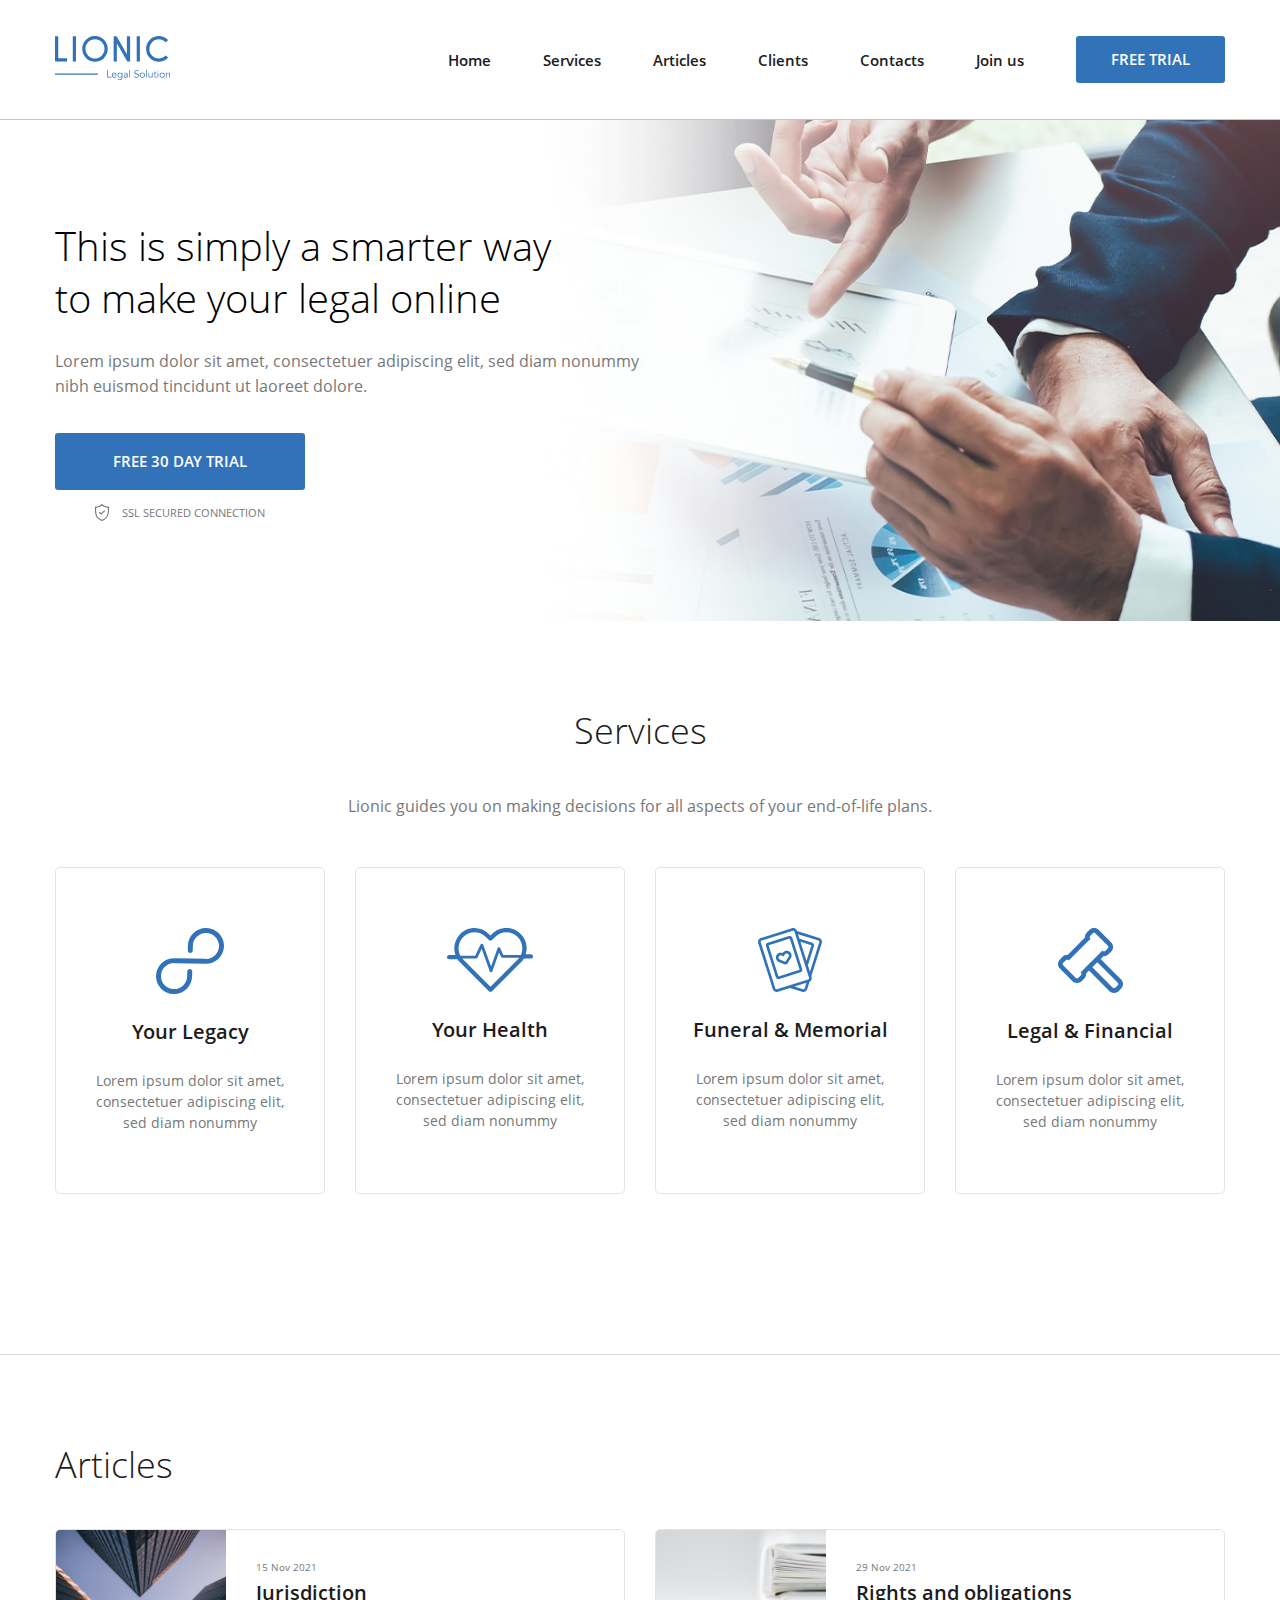
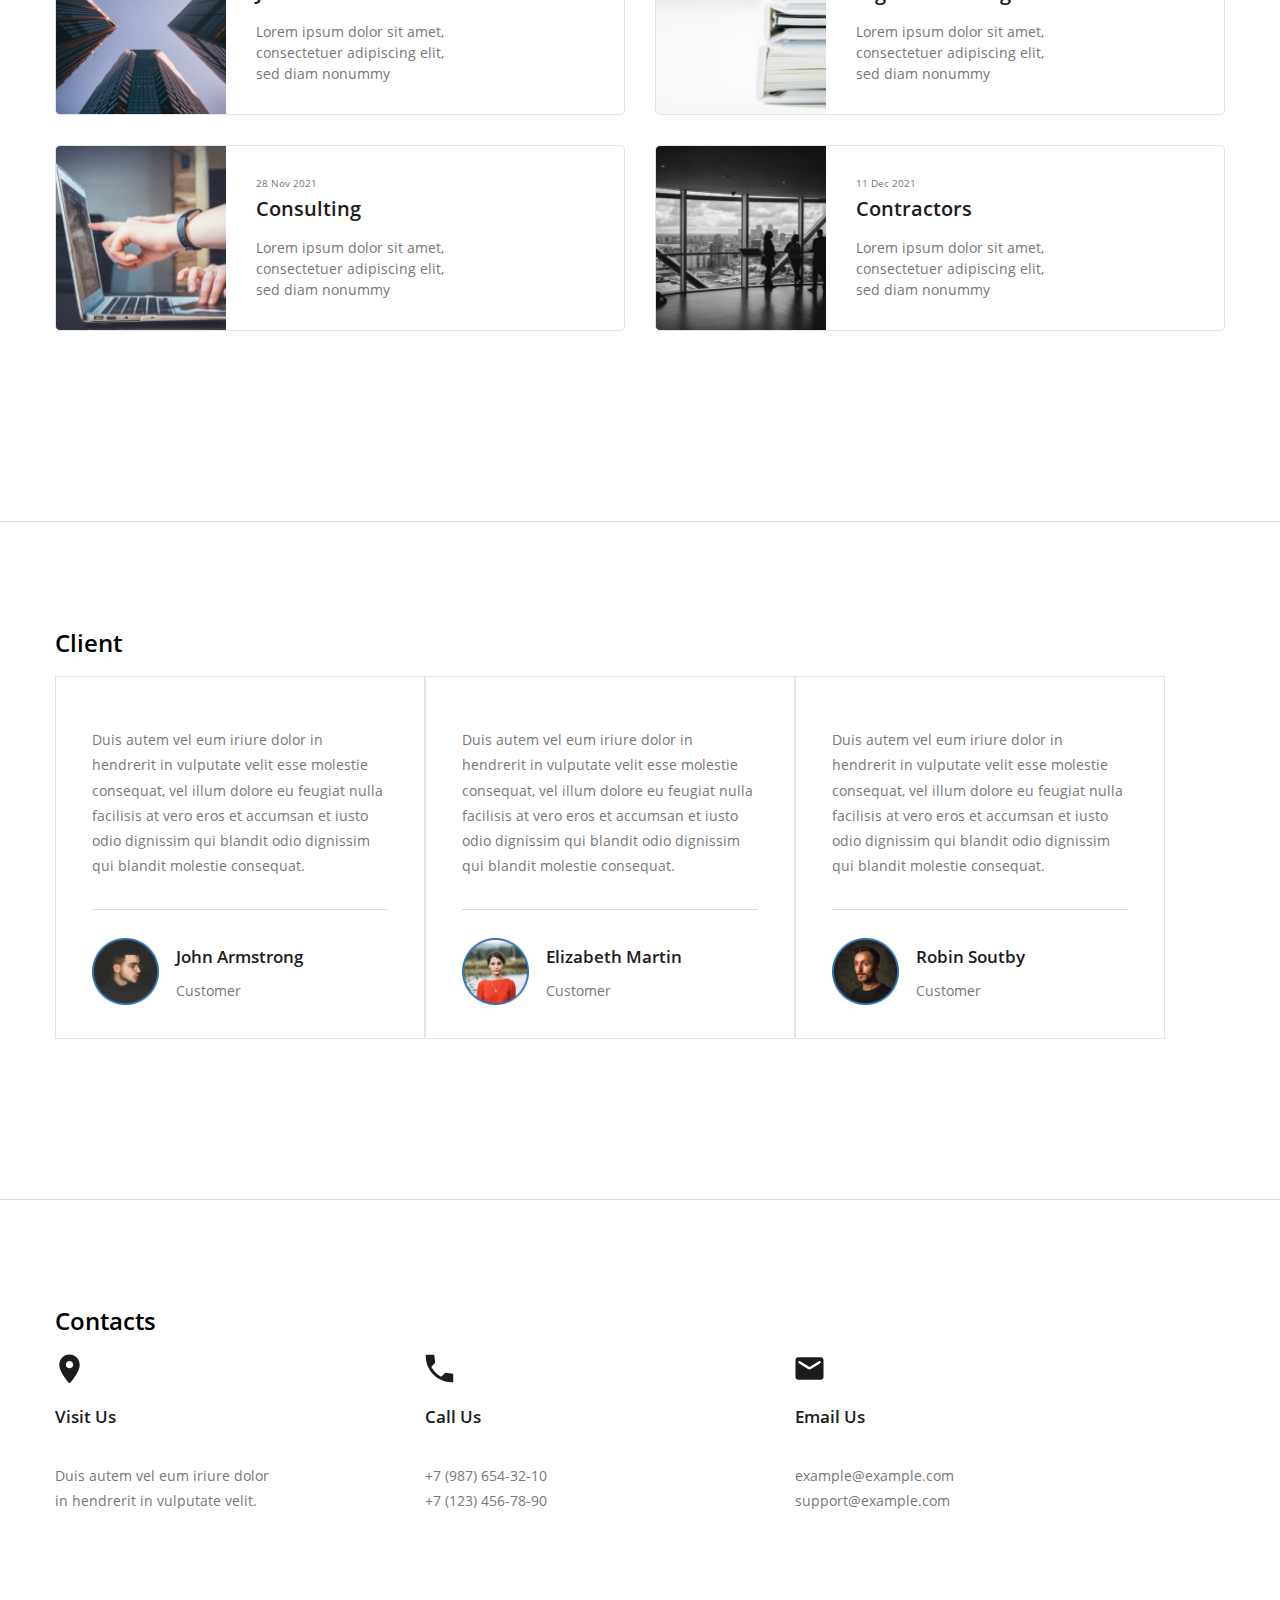
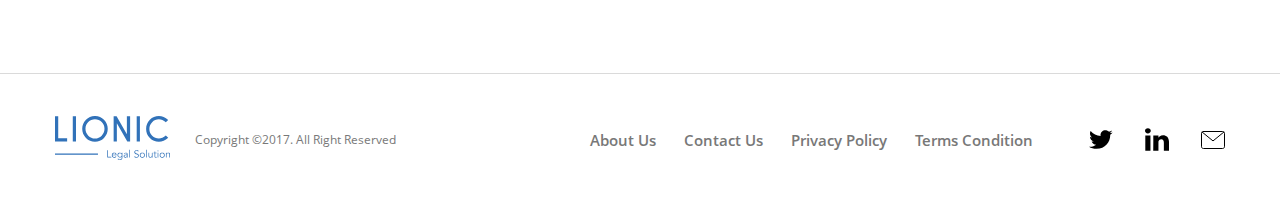
<file: 08/Lesson/index.html>
<!DOCTYPE html>
<html lang="en">
<head>
    <meta charset="UTF-8">
    <meta http-equiv="X-UA-Compatible" content="IE=edge">
    <meta name="viewport" content="width=device-width, initial-scale=1.0">
    <link rel="stylesheet" href="css/normalize.css">
    <link rel="stylesheet" href="css/style.css">
    <title>Lionic</title>
</head>
<body>
    <header class="header">
        <div class="container flex header-container">
            <a href="#" class="header-logo">
                <img src="img/logo.svg" class="header-logo" alt="Logo">
            </a>
            <nav class="header-nav">
                <ul class="header-list list-reset flex">
                    <li class="header-list-item">
                        <a href="#hero" class="header-link">Home</a>
                    </li>
                    <li class="header-list-item">
                        <a href="#services" class="header-link">Services</a>
                    </li>
                    <li class="header-list-item">
                        <a href="#articles" class="header-link">Articles</a>
                    </li>
                    <li class="header-list-item">
                        <a href="#clients" class="header-link">Clients</a>
                    </li>
                    <li class="header-list-item">
                        <a href="#contacts" class="header-link">Contacts</a>
                    </li>
                    <li class="header-list-item">
                        <a href="#join-us" class="header-link">Join us</a>
                    </li>
                </ul>
            </nav>
            <button class="btn btn-header btn-reset">Free trial</button>
        </div>
    </header>
    <main class="main">
        <section id="hero" class="hero">
            <div class="container">
                <div class="hero-content flex">
                    <h1 class="hero-title">This is&nbsp;simply a&nbsp;smarter way to&nbsp;make your legal online</h1>
                    <p class="hero-descr">Lorem ipsum dolor sit amet, consectetuer adipiscing elit, sed diam nonummy nibh euismod tincidunt ut&nbsp;laoreet dolore.</p>
                    <div class="hero-wrapper flex">
                        <button class="btn hero-btn btn-reset">FREE 30&nbsp;DAY TRIAL</button>
                        <span class="hero-secure">SSL secured connection</span>
                    </div>
                </div>
            </div>
        </section>
        <section id="services" class="services section-offset">
            <div class="container"> 
                <h2 class="section-title services-title">Services</h2>
                <p class="section-descr services-descr">Lionic guides you on&nbsp;making decisions for all aspects of&nbsp;your end-of-life plans.</p>
                <ul class="services-list list-reset flex">
                    <li class="services-item flex">
                        <svg class="services-item-icon" width="68" height="66" viewBox="0 0 68 66" fill="none" xmlns="http://www.w3.org/2000/svg">
                            <path d="M50.393 0.00398661C40.438 -0.212013 32.146 7.63799 31.9 17.512L31.776 22.483C31.742 23.839 32.833 24.973 34.2 25.003C35.567 25.032 36.713 23.947 36.746 22.591L36.871 17.62C37.049 10.471 43.062 4.77799 50.271 4.93399C57.478 5.09099 63.201 11.038 63.023 18.187C62.844 25.335 56.831 31.029 49.623 30.872L18.5 30.197C8.54499 29.981 0.252987 37.831 0.00698678 47.705C-0.240013 57.579 7.65099 65.78 17.607 65.995C27.562 66.211 35.854 58.362 36.1 48.488L36.223 43.572C36.257 42.215 35.166 41.082 33.799 41.052C32.432 41.022 31.286 42.108 31.252 43.464L31.129 48.38C30.951 55.529 24.938 61.222 17.729 61.066C10.522 60.909 4.79899 54.962 4.97699 47.813C5.15599 40.664 11.169 34.971 18.377 35.127L49.5 35.802C59.456 36.018 67.747 28.169 67.994 18.295C68.24 8.41999 60.349 0.219987 50.394 0.00498661L50.393 0.00398661Z" fill="#3172B9"/>
                        </svg>                            
                        <h3 class="services-item-title">Your Legacy</h3>
                        <p class="services-item-desc">
                            Lorem ipsum dolor sit amet, consectetuer adipiscing elit, sed diam nonummy
                        </p>
                    </li>
                    <li class="services-item flex">
                        <svg class="services-item-icon" width="86" height="64" viewBox="0 0 86 64" fill="none" xmlns="http://www.w3.org/2000/svg">
                            <path d="M79.622 20.272C79.622 22.336 79.316 24.352 78.726 26.27H83.868C85.045 26.27 86 27.227 86 28.406C86 29.586 85.045 30.541 83.868 30.541H77.47C77.268 30.541 77.073 30.513 76.888 30.461C76.0053 31.9743 74.9311 33.3675 73.692 34.606L44.972 63.374C44.7741 63.5725 44.539 63.73 44.2802 63.8375C44.0213 63.9449 43.7438 64.0002 43.4635 64.0002C43.1832 64.0002 42.9057 63.9449 42.6468 63.8375C42.388 63.73 42.1529 63.5725 41.955 63.374L13.233 34.606C12.1963 33.5688 11.2752 32.422 10.486 31.186C10.315 31.23 10.136 31.254 9.95 31.254H2.132C1.85176 31.2537 1.57431 31.1983 1.31551 31.0908C1.0567 30.9833 0.821595 30.8259 0.623621 30.6276C0.425646 30.4292 0.268677 30.1938 0.161676 29.9348C0.0546755 29.6758 -0.000261829 29.3983 9.38171e-07 29.118C9.38171e-07 27.938 0.955001 26.982 2.132 26.982H8.447C5.965 19.861 7.56 11.618 13.233 5.93801C15.1066 4.05015 17.3363 2.55313 19.793 1.5338C22.2497 0.514473 24.8843 -0.00687342 27.544 1.15198e-05C32.95 1.15198e-05 38.034 2.10901 41.856 5.93801L43.463 7.54701L45.07 5.93701C46.9438 4.04921 49.1737 2.55231 51.6306 1.53315C54.0874 0.513987 56.7222 -0.0071368 59.382 1.15198e-05C62.0417 -0.00681806 64.6763 0.514553 67.133 1.53388C69.5896 2.55321 71.8194 4.0502 73.693 5.93801C75.5791 7.8172 77.0741 10.0515 78.0918 12.5117C79.1094 14.972 79.6295 17.6096 79.622 20.272ZM70.678 8.95701C69.1987 7.46697 67.4383 6.28548 65.4989 5.48108C63.5595 4.67667 61.4796 4.26536 59.38 4.27101C57.2807 4.26563 55.2012 4.67706 53.2622 5.48146C51.3231 6.28586 49.563 7.46721 48.084 8.95701L44.969 12.077C44.7713 12.2754 44.5364 12.4329 44.2777 12.5403C44.019 12.6478 43.7416 12.7031 43.4615 12.7031C43.1814 12.7031 42.904 12.6478 42.6453 12.5403C42.3866 12.4329 42.1517 12.2754 41.954 12.077L38.84 8.95701C37.3608 7.46718 35.6005 6.28582 33.6613 5.48142C31.7221 4.67703 29.6424 4.26561 27.543 4.27101C25.4437 4.26546 23.3642 4.67682 21.4251 5.48123C19.486 6.28564 17.7259 7.46708 16.247 8.95701C11.173 14.04 10.232 21.718 13.425 27.763H28.236L33.538 16.479C33.783 15.959 34.277 15.634 34.891 15.663C35.1717 15.6764 35.4421 15.7726 35.6681 15.9396C35.8942 16.1065 36.0657 16.3367 36.161 16.601L44.051 38.487L50.542 20.168C50.6364 19.9007 50.8086 19.6678 51.0365 19.4992C51.2643 19.3306 51.5374 19.2341 51.8206 19.2221C52.1038 19.21 52.3842 19.283 52.6255 19.4316C52.8669 19.5802 53.0583 19.7977 53.175 20.056L56.351 27.051H73.852C76.612 21.125 75.554 13.842 70.677 8.95701H70.678ZM16.248 31.586L43.463 58.844L70.678 31.586C71.2253 31.038 71.7323 30.4512 72.195 29.83H55.736C55.179 29.83 54.373 29.573 54.143 29.064L52.046 24.444L45.404 43.189C45.204 43.755 44.67 44.135 44.069 44.136H44.066C43.466 44.136 42.933 43.76 42.729 43.196L34.653 20.798L30.426 29.794C30.192 30.292 29.99 30.541 29.439 30.541H15.293C15.593 30.901 15.912 31.249 16.248 31.586Z" fill="#3172B9"/>
                        </svg>                            
                        <h3 class="services-item-title">Your Health</h3>
                        <p class="services-item-desc">
                            Lorem ipsum dolor sit amet, consectetuer adipiscing elit, sed diam nonummy
                        </p>
                    </li>                    
                    <li class="services-item flex">
                        <svg class="services-item-icon" width="64" height="64" viewBox="0 0 64 64" fill="none" xmlns="http://www.w3.org/2000/svg">
                            <path d="M63.8101 15.073L53.3321 48.146L53.5791 48.926C53.7393 49.4264 53.7986 49.9537 53.7536 50.4772C53.7086 51.0008 53.5603 51.5102 53.3171 51.976C52.9241 52.732 52.3171 53.329 51.5701 53.704L51.5611 53.737L49.1941 61.207C48.8722 62.2171 48.1632 63.0585 47.2223 63.5469C46.2815 64.0354 45.1853 64.131 44.1741 63.813L32.0001 59.957L19.8261 63.813C18.8148 64.131 17.7187 64.0354 16.7778 63.5469C15.8369 63.0585 15.1279 62.2171 14.8061 61.207L0.188058 15.074C0.0280711 14.5735 -0.0310613 14.0462 0.0140824 13.5227C0.0592262 12.9991 0.20775 12.4897 0.451058 12.024C0.69167 11.5566 1.02267 11.1416 1.42487 10.8031C1.82706 10.4646 2.29245 10.2093 2.79406 10.052L33.9431 0.187C34.9542 -0.131631 36.0504 -0.0363451 36.9915 0.451969C37.9325 0.940283 38.6415 1.78178 38.9631 2.792L39.0401 3.034C39.0491 3.036 39.0581 3.037 39.0661 3.04L61.2061 10.053C61.7073 10.2103 62.1723 10.4654 62.5743 10.8035C62.9763 11.1417 63.3073 11.5561 63.5481 12.023C64.0401 12.973 64.1331 14.055 63.8101 15.073ZM48.4441 54.75L36.4161 58.559L44.9781 61.271C45.3153 61.3777 45.6811 61.3463 45.9951 61.1835C46.3092 61.0208 46.5458 60.7401 46.6531 60.403L48.4441 54.75ZM51.0371 49.732L36.4211 3.598C36.3142 3.26106 36.078 2.98029 35.7644 2.81736C35.4507 2.65442 35.0852 2.62264 34.7481 2.729L3.60006 12.595C3.26006 12.702 2.98306 12.935 2.81906 13.252C2.73787 13.4073 2.68829 13.5771 2.67319 13.7517C2.65808 13.9263 2.67775 14.1021 2.73106 14.269L17.3471 60.402C17.5691 61.103 18.3201 61.492 19.0211 61.271L31.5611 57.299C31.5891 57.289 31.6171 57.279 31.6461 57.272L50.1691 51.405C50.5091 51.298 50.7861 51.065 50.9491 50.748C51.1141 50.432 51.1451 50.071 51.0371 49.731V49.732ZM48.4971 32.885L53.4461 17.265L42.4451 13.781L48.4971 32.885ZM61.1801 13.25C61.0998 13.0945 60.9896 12.9565 60.8557 12.8439C60.7218 12.7313 60.567 12.6464 60.4001 12.594L40.0231 6.14L41.4691 10.701C41.5571 10.711 41.6451 10.729 41.7321 10.757L54.2501 14.722C54.5841 14.8269 54.894 14.9969 55.1619 15.2223C55.4299 15.4477 55.6505 15.7239 55.8111 16.035C55.9734 16.3456 56.0726 16.6852 56.1028 17.0344C56.133 17.3835 56.0937 17.7352 55.9871 18.069L49.8951 37.297L51.9331 43.731L61.2681 14.267C61.3751 13.927 61.3441 13.567 61.1801 13.25ZM30.9401 23.336C31.5152 23.6323 32.0259 24.0398 32.4425 24.5349C32.8591 25.0299 33.1733 25.6027 33.3671 26.22C33.5725 26.8654 33.633 27.5483 33.5443 28.2198C33.4557 28.8913 33.22 29.535 32.8541 30.105L29.6411 35.126C29.3916 35.5142 29.0489 35.8336 28.6441 36.0552C28.2393 36.2767 27.7855 36.3932 27.3241 36.394C26.9701 36.394 26.6161 36.326 26.2841 36.19L20.7651 33.936C20.1378 33.6806 19.5745 33.29 19.1154 32.792C18.6563 32.2941 18.3127 31.701 18.1091 31.055C17.9119 30.4388 17.8389 29.7897 17.8943 29.1451C17.9498 28.5006 18.1326 27.8734 18.4321 27.3C18.7284 26.7249 19.1359 26.2142 19.631 25.7976C20.126 25.3811 20.6988 25.0668 21.3161 24.873C22.3839 24.5378 23.5338 24.5745 24.5781 24.977C25.1998 24.0462 26.1189 23.3539 27.1851 23.013C27.8013 22.8161 28.4504 22.7433 29.0949 22.7987C29.7394 22.8541 30.3665 23.0368 30.9401 23.336ZM30.8251 27.025C30.7361 26.742 30.5919 26.4795 30.4009 26.2526C30.2098 26.0257 29.9757 25.8389 29.7121 25.703C29.4491 25.5656 29.1615 25.4818 28.8659 25.4564C28.5703 25.431 28.2726 25.4645 27.9901 25.555C27.6178 25.6716 27.2823 25.8833 27.0168 26.1692C26.7513 26.455 26.565 26.8051 26.4761 27.185C26.4221 27.4083 26.3114 27.6139 26.1547 27.7819C25.998 27.9499 25.8006 28.0747 25.5816 28.1441C25.3626 28.2135 25.1294 28.2251 24.9045 28.178C24.6797 28.1309 24.4708 28.0265 24.2981 27.875C24.0064 27.6158 23.6523 27.4371 23.2705 27.3565C22.8888 27.2758 22.4926 27.296 22.1211 27.415C21.838 27.5042 21.5755 27.6487 21.3488 27.8401C21.122 28.0315 20.9355 28.266 20.8001 28.53C20.6627 28.793 20.5789 29.0806 20.5535 29.3762C20.5281 29.6718 20.5616 29.9694 20.6521 30.252C20.8271 30.805 21.2371 31.249 21.7751 31.469L27.2931 33.723C27.3114 33.731 27.3322 33.7317 27.3511 33.725C27.3696 33.7194 27.3856 33.7074 27.3961 33.691L30.6091 28.669C30.9231 28.179 31.0021 27.581 30.8261 27.027L30.8251 27.025ZM44.1721 40.932C44.2788 41.2656 44.3183 41.6171 44.2882 41.966C44.2582 42.315 44.1592 42.6545 43.9971 42.965C43.8365 43.2764 43.6158 43.5529 43.3477 43.7785C43.0796 44.004 42.7694 44.1742 42.4351 44.279L21.2401 50.994C20.5659 51.2062 19.835 51.1426 19.2077 50.817C18.5803 50.4914 18.1076 49.9305 17.8931 49.257L8.01306 18.07C7.90624 17.7362 7.8667 17.3846 7.89674 17.0355C7.92678 16.6863 8.0258 16.3466 8.18806 16.036C8.34862 15.7249 8.56923 15.4487 8.83717 15.2233C9.1051 14.9979 9.41503 14.8279 9.74906 14.723L30.9451 8.009C31.6194 7.79619 32.3506 7.85955 32.9782 8.18519C33.6059 8.51083 34.0788 9.07215 34.2931 9.746L44.1721 40.932ZM41.6301 41.737L31.7501 10.551L21.9781 13.645L10.5531 17.264L20.4331 48.45L41.6301 41.737Z" fill="#3172B9"/>
                        </svg>    
                        <h3 class="services-item-title">Funeral &amp;&nbsp;Memorial</h3>
                        <p class="services-item-desc">
                            Lorem ipsum dolor sit amet, consectetuer adipiscing elit, sed diam nonummy
                        </p>
                    </li>
                    <li class="services-item flex">
                        <svg class="services-item-icon" width="65" height="65" viewBox="0 0 65 65" fill="none" xmlns="http://www.w3.org/2000/svg">
                            <path d="M63.131 51.506C64.3269 52.7045 64.9985 54.3285 64.9985 56.0215C64.9985 57.7146 64.3269 59.3385 63.131 60.537L60.54 63.13C59.9482 63.7249 59.2442 64.1965 58.4689 64.5175C57.6935 64.8385 56.8622 65.0025 56.023 65C55.184 65.0024 54.3529 64.8384 53.5777 64.5174C52.8025 64.1964 52.0987 63.7249 51.507 63.13L30.988 42.613L28.126 45.475C28.2028 46.397 28.077 47.3246 27.7574 48.1928C27.4378 49.061 26.9322 49.8488 26.276 50.501L23.55 53.227C22.9583 53.8218 22.2545 54.2934 21.4793 54.6143C20.7042 54.9353 19.873 55.0994 19.034 55.097C18.1952 55.0993 17.3642 54.9352 16.5892 54.6142C15.8142 54.2932 15.1106 53.8217 14.519 53.227L1.86503 40.575C0.66925 39.3767 -0.00231934 37.7529 -0.00231934 36.06C-0.00231934 34.3671 0.66925 32.7434 1.86503 31.545L4.59103 28.819C5.24326 28.1629 6.03107 27.6573 6.89928 27.3377C7.76748 27.0182 8.69507 26.8923 9.61703 26.969L26.97 9.61902C26.8953 8.69769 27.0219 7.77112 27.341 6.90358C27.6601 6.03605 28.1641 5.24832 28.818 4.59502L31.543 1.87002C32.1347 1.27539 32.8383 0.803958 33.6133 0.48298C34.3883 0.162003 35.2192 -0.00214761 36.058 2.1214e-05C37.764 2.1214e-05 39.368 0.664021 40.574 1.87002L53.227 14.522C54.4226 15.7205 55.094 17.3442 55.094 19.037C55.094 20.7298 54.4226 22.3536 53.227 23.552L50.502 26.278C49.8497 26.9342 49.0617 27.4398 48.1933 27.7594C47.3249 28.079 46.3972 28.2048 45.475 28.128L42.613 30.99L63.131 51.506ZM31.164 35.784L35.783 31.165L39.243 27.705L44.398 22.551L44.798 22.951C45.126 23.279 45.556 23.443 45.986 23.443C46.416 23.443 46.846 23.279 47.175 22.951L49.9 20.226C50.0561 20.07 50.1798 19.8848 50.2643 19.681C50.3487 19.4771 50.3922 19.2587 50.3922 19.038C50.3922 18.8174 50.3487 18.5989 50.2643 18.3951C50.1798 18.1912 50.0561 18.006 49.9 17.85L37.246 5.19702C37.0901 5.04084 36.905 4.91699 36.7011 4.83256C36.4972 4.74813 36.2787 4.70479 36.058 4.70502C35.628 4.70502 35.198 4.86902 34.87 5.19702L32.144 7.92202C31.9879 8.07804 31.864 8.26332 31.7794 8.46725C31.6949 8.67118 31.6514 8.88977 31.6514 9.11052C31.6514 9.33128 31.6949 9.54987 31.7794 9.7538C31.864 9.95773 31.9879 10.143 32.144 10.299L32.544 10.699L10.694 32.546L10.294 32.146C10.1381 31.9898 9.95296 31.866 9.74909 31.7816C9.54523 31.6971 9.32669 31.6538 9.10603 31.654C8.67603 31.654 8.24603 31.818 7.91803 32.146L5.19303 34.87C5.03701 35.026 4.91325 35.2112 4.82881 35.4151C4.74437 35.6189 4.70091 35.8374 4.70091 36.058C4.70091 36.2787 4.74437 36.4971 4.82881 36.701C4.91325 36.9048 5.03701 37.09 5.19303 37.246L17.846 49.9C18.174 50.228 18.604 50.392 19.034 50.392C19.464 50.392 19.894 50.228 20.223 49.9L22.948 47.175C23.1042 47.019 23.2281 46.8337 23.3126 46.6298C23.3971 46.4259 23.4407 46.2073 23.4407 45.9865C23.4407 45.7658 23.3971 45.5472 23.3126 45.3433C23.2281 45.1393 23.1042 44.954 22.948 44.798L22.548 44.398L27.703 39.244L31.164 35.784ZM59.804 54.834L39.285 34.317L34.315 39.287L54.835 59.803C55.162 60.131 55.593 60.295 56.023 60.295C56.453 60.295 56.883 60.131 57.211 59.803L59.804 57.21C59.9601 57.054 60.0838 56.8688 60.1683 56.665C60.2527 56.4611 60.2962 56.2427 60.2962 56.022C60.2962 55.8014 60.2527 55.5829 60.1683 55.3791C60.0838 55.1752 59.9601 54.99 59.804 54.834Z" fill="#3172B9"/>
                        </svg>   
                        <h3 class="services-item-title">Legal &amp;&nbsp;Financial</h3>
                        <p class="services-item-desc">
                            Lorem ipsum dolor sit amet, consectetuer adipiscing elit, sed diam nonummy
                        </p>
                    </li>
                </ul>
            </div>
        </section>
        <section id="articles" class="articles section-offset">
            <div class="container">
                <h2 class="section-title articles-title">Articles</h2>
                <ul class="articles-list list-reset flex">
                    <li class="articles-item">
                        <article class="blog-preview flex">
                            <img src="img/blog-1.jpg" alt="blog-1" class="blog-preview-img">
                            <div class="blog-preview-text">
                                <time class="blog-preview-time" datetime="2021-11-15 19:30">
                                    15 Nov 2021
                                </time>
                                <h3 class="blog-preview-title">
                                    Jurisdiction
                                </h3>
                                <p class="blog-preview-discr">
                                    Lorem ipsum dolor sit amet, consectetuer adipiscing elit, sed diam nonummy
                                </p>
                            </div>
                        </article>
                    </li>
                    <li class="articles-item">
                        <article class="blog-preview flex">
                            <img src="img/blog-2.jpg" alt="blog-2" class="blog-preview-img">
                            <div class="blog-preview-text">
                                <time class="blog-preview-time" datetime="2021-11-15 19:30">
                                    29 Nov 2021
                                </time>
                                <h3 class="blog-preview-title">
                                    Rights and obligations
                                </h3>
                                <p class="blog-preview-discr">
                                    Lorem ipsum dolor sit amet, consectetuer adipiscing elit, sed diam nonummy
                                </p>
                            </div>
                        </article>
                    </li>
                    <li class="articles-item">
                        <article class="blog-preview flex">
                            <img src="img/blog-3.jpg" alt="blog-3" class="blog-preview-img">
                            <div class="blog-preview-text">
                                <time class="blog-preview-time" datetime="2021-11-15 19:30">
                                    28 Nov 2021
                                </time>
                                <h3 class="blog-preview-title">
                                    Consulting
                                </h3>
                                <p class="blog-preview-discr">
                                    Lorem ipsum dolor sit amet, consectetuer adipiscing elit, sed diam nonummy
                                </p>
                            </div>
                        </article>
                    </li>
                    <li class="articles-item">
                        <article class="blog-preview flex">
                            <img src="img/blog-4.jpg" alt="blog-4" class="blog-preview-img">
                            <div class="blog-preview-text">
                                <time class="blog-preview-time" datetime="2021-11-15 19:30">
                                    11 Dec 2021
                                </time>
                                <h3 class="blog-preview-title">
                                    Contractors
                                </h3>
                                <p class="blog-preview-discr">
                                    Lorem ipsum dolor sit amet, consectetuer adipiscing elit, sed diam nonummy
                                </p>
                            </div>
                        </article>
                    </li>
                </ul>
            </div>
        </section>
        <section id="clients" class="clients section-offset">
            <div class="container">
                <h2 class="selection-title clients-title">Client</h2>
            <ul class="clients-list list-reset flex">
                <li class="clients-item flex">
                    <p class="clients-item-descr">
                        Duis autem vel eum iriure dolor in hendrerit in vulputate velit esse molestie consequat, vel illum dolore eu feugiat nulla facilisis at vero eros et accumsan et iusto odio dignissim qui blandit odio dignissim qui blandit molestie consequat.
                    </p>
                    <div class="clients-user flex">
                        <div class="clients-avatar">
                            <img src="img/client-1.jpg" alt="John Armstrong">
                        </div>
                        <div class="clients-text">
                            <div class="clients-name">
                                John Armstrong
                            </div>
                            <span class="clients-post">Customer</span>
                        </div>
                    </div>
                </li>
                <li class="clients-item flex">
                    <p class="clients-item-descr">
                        Duis autem vel eum iriure dolor in hendrerit in vulputate velit esse molestie consequat, vel illum dolore eu feugiat nulla facilisis at vero eros et accumsan et iusto odio dignissim qui blandit odio dignissim qui blandit molestie consequat.
                    </p>
                    <div class="clients-user flex">
                        <div class="clients-avatar">
                            <img src="img/client-2.jpg" alt="Elizabeth Martin">
                        </div>
                        <div class="clients-text">
                            <div class="clients-name">
                                Elizabeth Martin
                            </div>
                            <span class="clients-post">Customer</span>
                        </div>
                    </div>
                </li>
                <li class="clients-item flex">
                    <p class="clients-item-descr">
                        Duis autem vel eum iriure dolor in hendrerit in vulputate velit esse molestie consequat, vel illum dolore eu feugiat nulla facilisis at vero eros et accumsan et iusto odio dignissim qui blandit odio dignissim qui blandit molestie consequat.
                    </p>
                    <div class="clients-user flex">
                        <div class="clients-avatar">
                            <img src="img/client-3.jpg" alt="Robin Soutby">
                        </div>
                        <div class="clients-text">
                            <div class="clients-name">
                                Robin Soutby
                            </div>
                            <span class="clients-post">Customer</span>
                        </div>
                    </div>
                </li>
            </ul>
            </div>
        </section>
        <section id="contacts" class="contacts section-offset">
            <div class="container">
                <h2 class="selection-title contacts-title">Contacts</h2>
                <address class="contacts-address">
                    <ul class="contacts-list list-reset flex">
                        <li class="contacts-item contacts-item-point flex">
                            <strong class="contacts-item-caption">Visit Us</strong>
                            <p class="contacts-item-text">
                                Duis autem vel eum iriure dolor in&nbsp;hendrerit in&nbsp;vulputate velit.
                            </p>
                        </li>
                        <li class="contacts-item contacts-item-tel flex">
                            <strong class="contacts-item-caption">Call Us</strong>
                            <a href="tel:+79876543210" class="contacts-item-link">+7 (987) 654-32-10</a>
                            <a href="tel:+71234567890" class="contacts-item-link">+7 (123) 456-78-90</a>
                        </li>
                        <li class="contacts-item contacts-item-mail flex">
                            <strong class="contacts-item-caption">Email Us</strong>
                            <a href="mailtool:example@example.com" class="contacts-item-link">example@example.com</a>
                            <a href="mailtool:support@example.com" class="contacts-item-link">support@example.com</a>
                        </li>
                    </ul>
                </address>
            </div>
        </section>
        <!-- <section id="join-us" class="join-us">

        </section> -->
    </main>
    <footer class="footer">
		<div class="container flex footer-container">
			<div class="footer-left flex">
				<a href="#" class="footer-logo">
					<img src="img/logo.svg" alt="Logo">
				</a>
				<small class="footer-copy">
					Copyright ©2017. All Right Reserved
				</small>
			</div>
			<div class="footer-right flex">
				<nav class="footer-nav">
					<ul class="footer-list list-reset flex">
						<li class="footer-item">
							<a href="#" target="_blank" class="footer-link">About Us</a>
						</li>
						<li class="footer-item">
							<a href="#" target="_blank" class="footer-link">Contact Us</a>
						</li>
						<li class="footer-item">
							<a href="#" target="_blank" class="footer-link">Privacy Policy</a>
						</li>
						<li class="footer-item">
							<a href="#" target="_blank" class="footer-link">Terms Condition</a>
						</li>
					</ul>
				</nav>
				<ul class="social flex list-reset">
					<li class="social-item"><a href="#" class="social-link social-link-tw"></a></li>
					<li class="social-item"><a href="#" class="social-link social-link-linkedin"></a></li>
					<li class="social-item"><a href="#" class="social-link social-link-mail"></a></li>
				</ul>
			</div>
		</div>
	</footer>
</body>
</html>
</file>
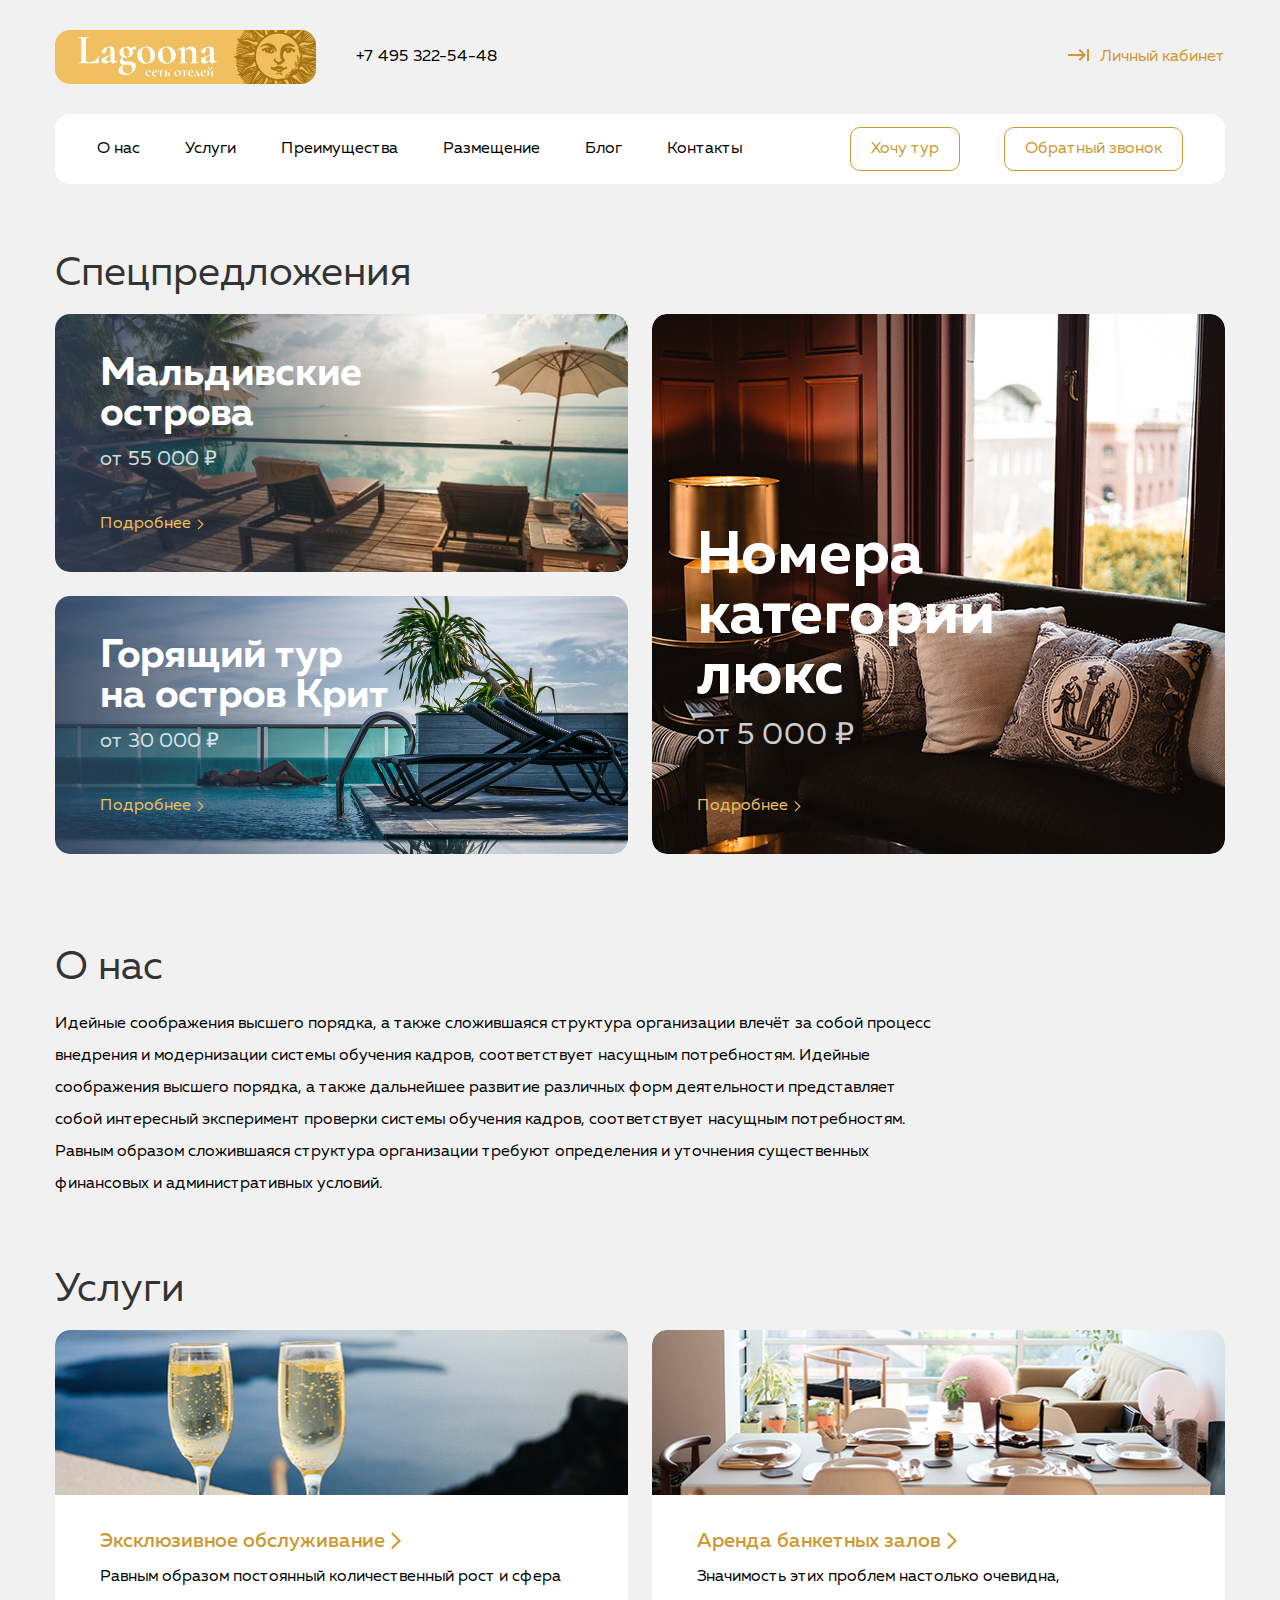
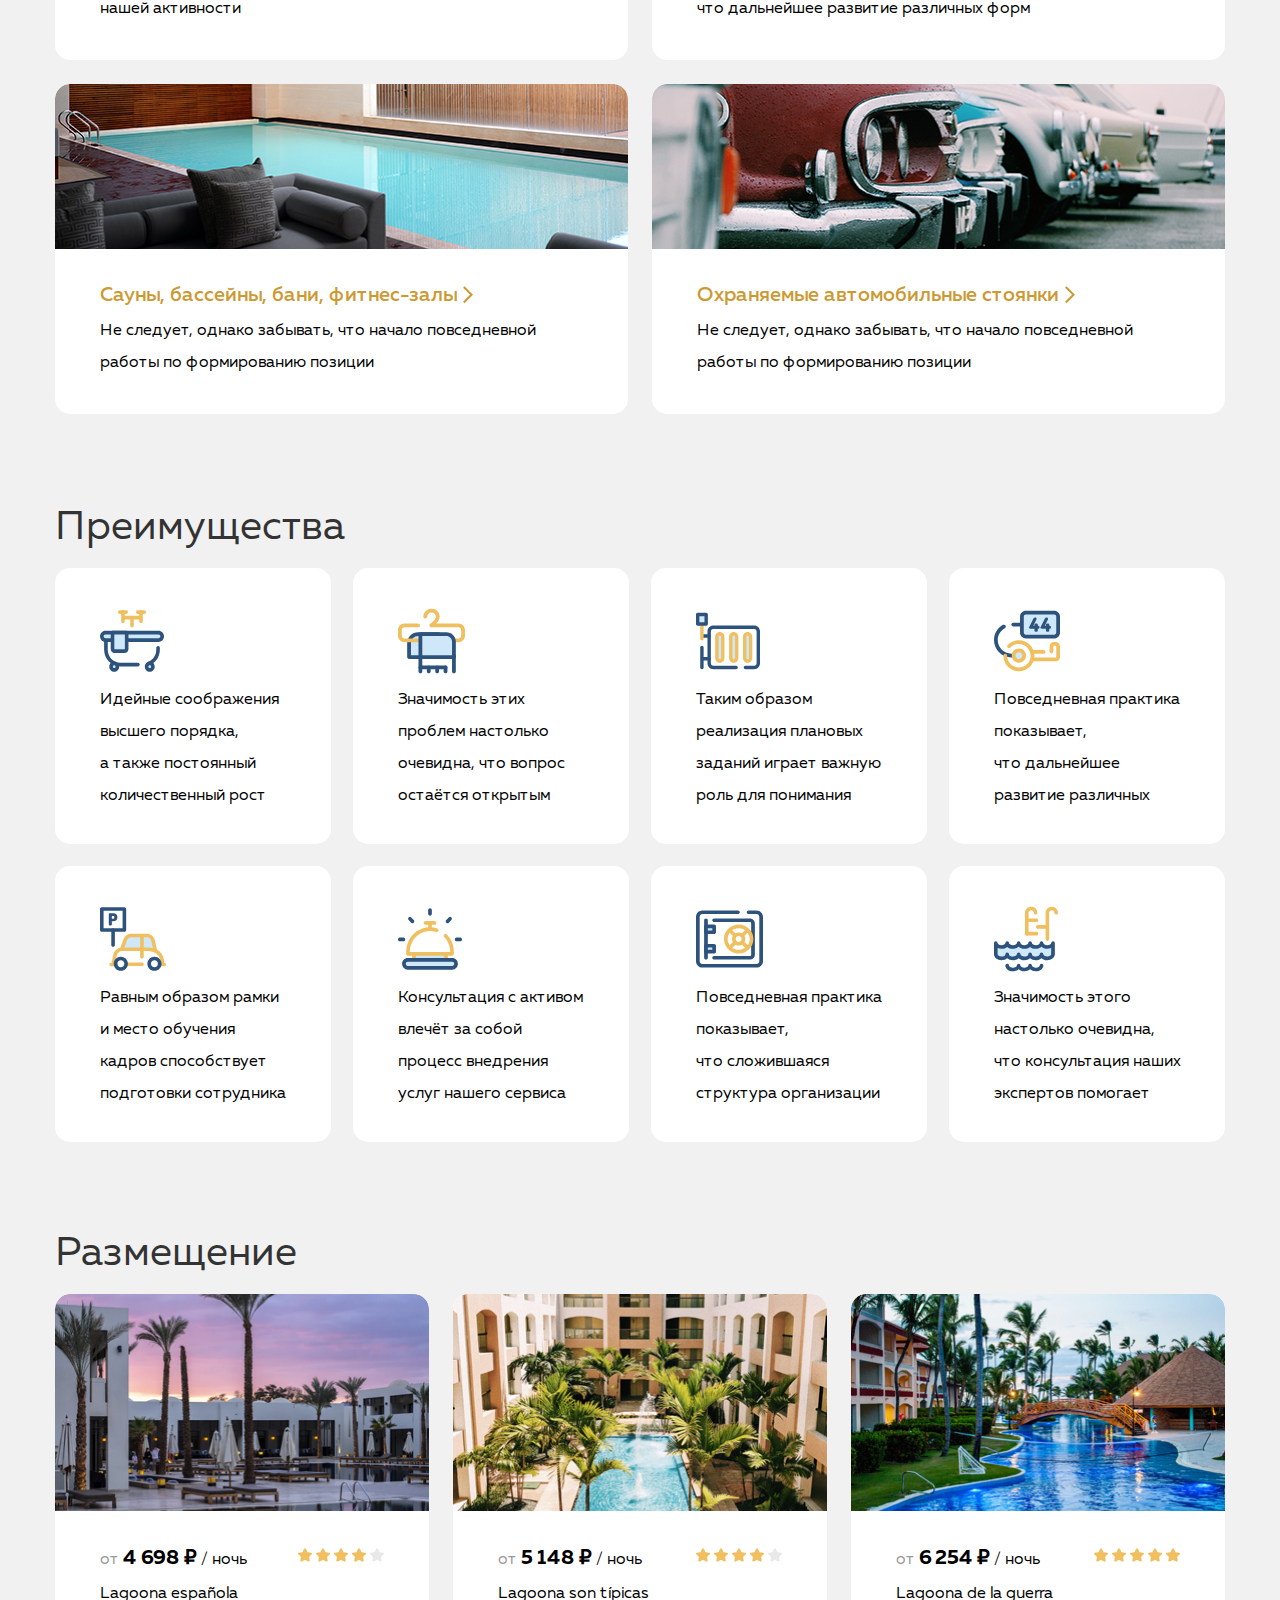
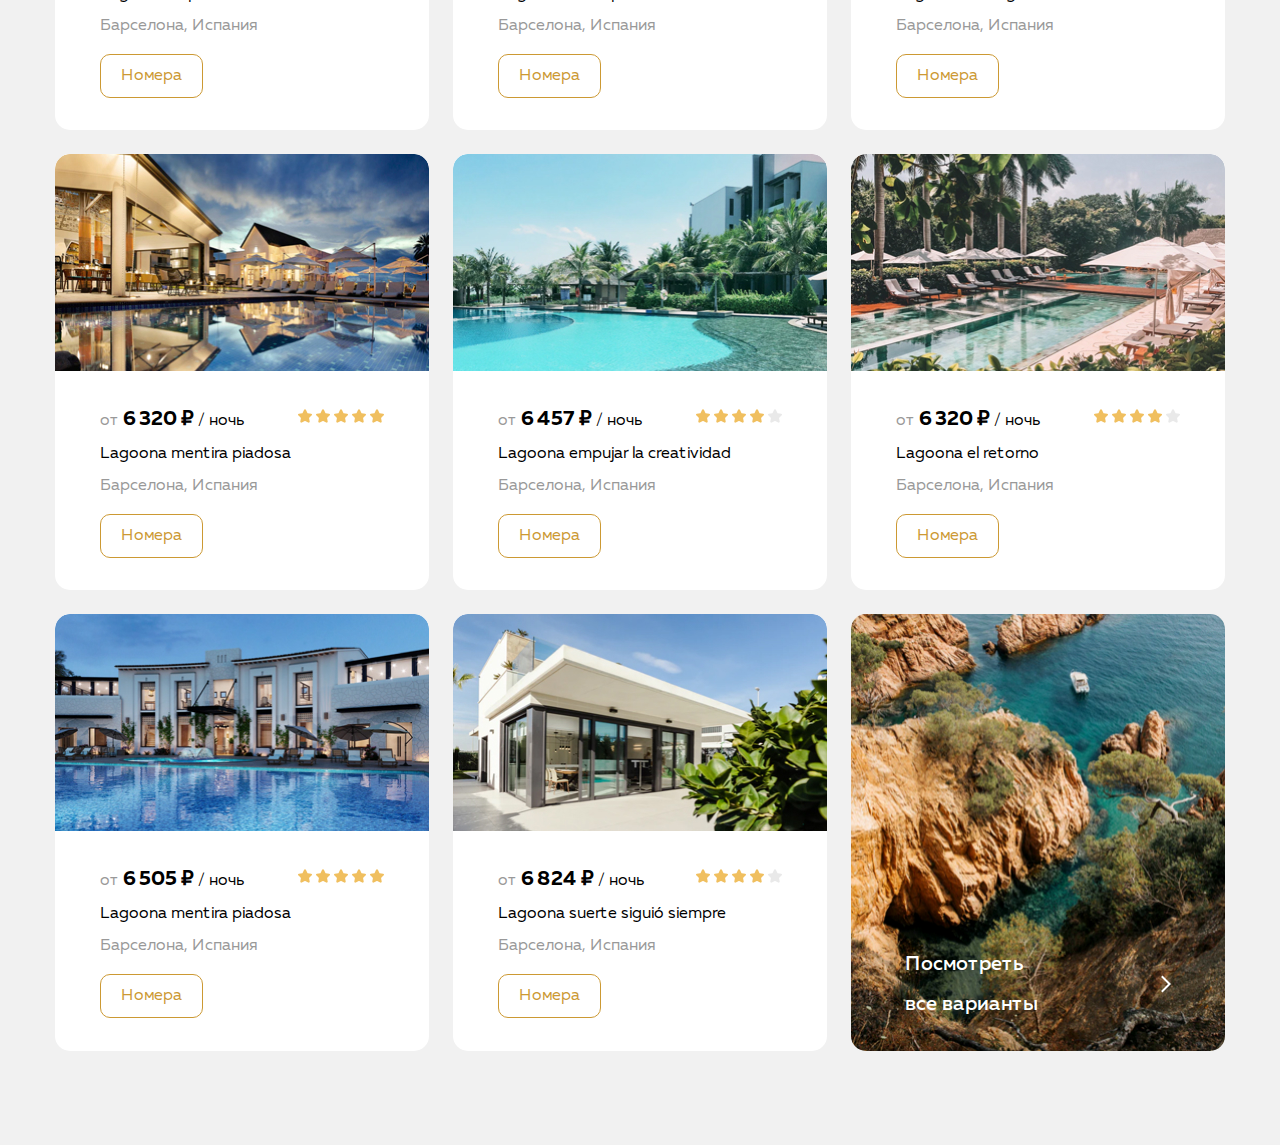
<file: 08/Task/index.html>
<!DOCTYPE html>
<html lang="ru">
<head>
    <meta charset="UTF-8">
    <meta http-equiv="X-UA-Compatible" content="IE=edge">
    <meta name="viewport" content="width=device-width, initial-scale=1.0">
    <link rel="stylesheet" href="css/normalize.css">
    <link rel="stylesheet" href="css/style.css">
    <title>Lagoona Сеть Отелей</title>
</head>
<body>
    <header class="header">
        <div class="container">
            <div class="header-info flex">
                <div class="header-info-left flex">
                    <a href="#" class="header-logo flex">
                        <img src="img/logo.svg" class="header-logo-img" alt="Lagoona logo">
                    </a>
                    <a class="header-tel-link" href="tel:+74953225448">+7&nbsp;495 322-54-48</a>
                </div>
                <div class="header-info-right flex">
                    <a href="#" class="header-link">
                        <svg class="header-link-icon" width="21" height="12" viewBox="0 0 21 12" fill="none" xmlns="http://www.w3.org/2000/svg">
                            <path d="M10.59 1.41L14.17 5H0V7H14.17L10.58 10.59L12 12L18 6L12 0L10.59 1.41ZM19 0V12H21V0H19Z" fill="#CC9933"/>
                        </svg>
                        <span class="header-link-text">Личный кабинет</span>
                    </a>
                </div>
            </div>
            <div class="header-nav-block flex">
                <nav class="header-nav">
                    <ul class="header-nav-list list-reset flex">
                        <li class="header-nav-item">
                            <a href="#about-us" class="header-nav-link">О нас</a>
                        </li>
                        <li class="header-nav-item">
                            <a href="#services" class="header-nav-link">Услуги</a>
                        </li>
                        <li class="header-nav-item">
                            <a href="#benefits" class="header-nav-link">Преимущества</a>
                        </li>
                        <li class="header-nav-item">
                            <a href="#accommodation" class="header-nav-link">Размещение</a>
                        </li>
                        <li class="header-nav-item">
                            <a href="#blog" class="header-nav-link">Блог</a>
                        </li>
                        <li class="header-nav-item">
                            <a href="#contacts" class="header-nav-link">Контакты</a>
                        </li>
                    </ul>
                </nav>
                <div class="btns-header">
                    <button class="btn btn-header btn-reset">Хочу тур</button>
                    <button class="btn btn-header btn-reset">Обратный звонок</button>
                </div>
            </div>
        </div>
    </header>
    <main class="main">
        <section class="specials section-offset">
            <div class="container">
                <h2 class="section-title specials-title">Спецпредложения</h2>
                <ul class="specials-list list-reset flex">
                    <li class="special-item">
                        <article class="special-card special-card-bg-1 flex">
                            <h3 class="special-card-title">Мальдивские острова</h3>
                            <p class="special-card-price">от&nbsp;55&nbsp;000&nbsp;₽</p>
                            <a href="#" class="special-card-more">
                                <span class="special-card-more more-icon">Подробнее</span>
                            </a>
                        </article>
                        <article class="special-card special-card-bg-3 flex">
                            <h3 class="special-card-title">Горящий тур на&nbsp;остров Крит</h3>
                            <p class="special-card-price">от&nbsp;30&nbsp;000&nbsp;₽</p>
                            <a href="#" class="special-card-more">
                                <span class="special-card-more more-icon">Подробнее</span>
                            </a>
                        </article>
                    </li>
                    <li class="special-item">
                        <article class="special-card special-card-bg-2 high-card flex">
                        <h3 class="special-card-title high-card-title">Номера категории люкс</h3>
                        <p class="special-card-price high-card-price">от&nbsp;5&nbsp;000&nbsp;₽</p>
                        <a href="#" class="special-card-more">
                            <span class="special-card-more more-icon ">Подробнее</span>
                        </a>
                        </article>
                    </li>
                </ul>
            </div>
        </section>
        <section id="about-us" class="about-us section-offset">
            <div class="container">
                <h2 class="section-title about-us-title">О нас</h2>
                <p class="about-us-text">
                    Идейные соображения высшего порядка, а&nbsp;также сложившаяся структура организации влечёт за&nbsp;собой процесс внедрения и&nbsp;модернизации системы обучения кадров, соответствует насущным потребностям. Идейные соображения высшего порядка, а&nbsp;также дальнейшее развитие различных форм деятельности представляет собой интересный эксперимент проверки системы обучения кадров, соответствует насущным потребностям. Равным образом сложившаяся структура организации требуют определения и&nbsp;уточнения существенных финансовых
и&nbsp;административных условий.
                </p>
            </div>
        </section>
        <section id="services" class="services section-offset">
            <div class="container">
                <h2 class="section-title services-title">Услуги</h2>
                <ul class="services-list list-reset flex">
                    <li class="services-item services-item-bg-img-1">
                        <h3 class="services-item-title">Эксклюзивное обслуживание</h3>
                        <p class="services-item-descr">
                            Равным образом постоянный количественный рост и&nbsp;сфера нашей активности
                        </p>
                    </li>
                    <li class="services-item services-item-bg-img-2">
                        <h3 class="services-item-title">Аренда банкетных залов</h3>
                        <p class="services-item-descr">
                            Значимость этих проблем настолько очевидна, что дальнейшее развитие различных форм
                        </p>
                    </li>
                    <li class="services-item services-item-bg-img-3">
                        <h3 class="services-item-title">Сауны, бассейны, бани, фитнес-залы</h3>
                        <p class="services-item-descr">
                            Не&nbsp;следует, однако забывать, что начало повседневной работы по&nbsp;формированию позиции
                        </p>
                    </li>
                    <li class="services-item services-item-bg-img-4">
                        <h3 class="services-item-title">Охраняемые автомобильные стоянки</h3>
                        <p class="services-item-descr">
                            Не&nbsp;следует, однако забывать, что начало повседневной работы по&nbsp;формированию позиции
                        </p>
                    </li>
                </ul>
            </div>
        </section>
        <section id="benefits" class="benefits section-offset">
            <div class="container">
                <h2 class="section-title benefits-title">Преимущества</h2>
                <ul class="benefits-list list-reset flex">
                    <li class="benefits-item">
                        <div class="benefits-item-content benefits-item-bg-icon-1">
                            <p class="benefits-item-text">
                                Идейные соображения высшего порядка,
    а&nbsp;также постоянный количественный рост
                            </p>
                        </div>
                    </li>
                    <li class="benefits-item" >
                        <div class="benefits-item-content benefits-item-bg-icon-2">
                            <p class="benefits-item-text">
                                Значимость этих проблем настолько очевидна, что вопрос остаётся открытым
                            </p>
                        </div>
                    </li>
                    <li class="benefits-item" >
                        <div class="benefits-item-content benefits-item-bg-icon-3">
                            <p class="benefits-item-text">
                                Таким образом реализация плановых заданий играет важную роль для понимания
                            </p>
                        </div>
                    </li>
                    <li class="benefits-item" >
                        <div class="benefits-item-content benefits-item-bg-icon-4">
                            <p class="benefits-item-text">
                                Повседневная практика показывает, что дальнейшее развитие различных 
                            </p>
                        </div>
                    </li>
                    <li class="benefits-item" >
                        <div class="benefits-item-content benefits-item-bg-icon-5">
                            <p class="benefits-item-text">
                                Равным образом рамки и&nbsp;место обучения кадров способствует подготовки сотрудника
                            </p>
                        </div>
                    </li>
                    <li class="benefits-item" >
                        <div class="benefits-item-content benefits-item-bg-icon-6">
                            <p class="benefits-item-text">
                                Консультация с&nbsp;активом влечёт за&nbsp;собой процесс внедрения услуг нашего сервиса
                            </p>
                        </div>
                    </li>
                    <li class="benefits-item" >
                        <div class="benefits-item-content benefits-item-bg-icon-7">
                            <p class="benefits-item-text">
                                Повседневная практика показывает, что сложившаяся структура организации
                            </p>
                        </div>
                    </li>
                    <li class="benefits-item" >
                        <div class="benefits-item-content benefits-item-bg-icon-8">
                            <p class="benefits-item-text">
                                Значимость этого настолько очевидна, что консультация наших экспертов помогает
                            </p>
                        </div>
                    </li>
                </ul>
            </div>
        </section>
        <section class="accommodation section-offset">
            <div class="container">
                <h2 class="section-title">Размещение</h2>
                <ul class="accommodation-list list-reset flex">
                    <li class="accommodation-item">
                        <img src="img/accommodation-item-img-1.jpg" alt="Отель" class="accommodation-item-img">
                        <div class="accommodation-item-descr">
                            <div class="accommodation-item-price-and-type flex">
                                <div class="accommodation-item-price">
                                    <span class="accommodation-item-price-start">от</span>
                                    <strong class="accommodation-item-price-amount">4&nbsp;698&nbsp;₽</strong>
                                    <span class="accommodation-item-price-descr">/ ночь</span>
                                </div>
                                <div class="accommodation-item-type">
                                    <img src="img/star.svg" alt="Отлеь имеет 4 звезды" class="accommodation-item-star-icon">
                                    <img src="img/star.svg" alt="" class="accommodation-item-star-icon">
                                    <img src="img/star.svg" alt="" class="accommodation-item-star-icon">
                                    <img src="img/star.svg" alt="" class="accommodation-item-star-icon">
                                    <img src="img/star-empty.svg" alt="" class="accommodation-item-star-icon">
                                </div>
                            </div>
                            <h3 class="accommodation-item-descr-hotel">Lagoona espa&ntilde;ola</h3>
                            <p class="accommodation-item-descr-city">Барселона, Испания</p>
                            <buttom class="btn btn-accommodation-item btn-reset">Номера</buttom>
                        </div>
                    </li>
                    <li class="accommodation-item">
                        <img src="img/accommodation-item-img-2.jpg" alt="Отель" class="accommodation-item-img">
                        <div class="accommodation-item-descr">
                            <div class="accommodation-item-price-and-type flex">
                                <div class="accommodation-item-price">
                                    <span class="accommodation-item-price-start">от</span>
                                    <strong class="accommodation-item-price-amount">5&nbsp;148&nbsp;₽</strong>
                                    <span class="accommodation-item-price-descr">/ ночь</span>
                                </div>
                                <div class="accommodation-item-type">
                                    <img src="img/star.svg" alt="Отлеь имеет 4 звезды" class="accommodation-item-star-icon">
                                    <img src="img/star.svg" alt="" class="accommodation-item-star-icon">
                                    <img src="img/star.svg" alt="" class="accommodation-item-star-icon">
                                    <img src="img/star.svg" alt="" class="accommodation-item-star-icon">
                                    <img src="img/star-empty.svg" alt="" class="accommodation-item-star-icon">
                                </div>
                            </div>
                            <h3 class="accommodation-item-descr-hotel">Lagoona son t&iacute;picas</h3>
                            <p class="accommodation-item-descr-city">Барселона, Испания</p>
                            <buttom class="btn btn-accommodation-item btn-reset">Номера</buttom>
                        </div>
                    </li>
                    <li class="accommodation-item">
                        <img src="img/accommodation-item-img-3.jpg" alt="Отель" class="accommodation-item-img">
                        <div class="accommodation-item-descr">
                            <div class="accommodation-item-price-and-type flex">
                                <div class="accommodation-item-price">
                                    <span class="accommodation-item-price-start">от</span>
                                    <strong class="accommodation-item-price-amount">6&nbsp;254&nbsp;₽</strong>
                                    <span class="accommodation-item-price-descr">/ ночь</span>
                                </div>
                                <div class="accommodation-item-type">
                                    <img src="img/star.svg" alt="Отлеь имеет 5 звезд" class="accommodation-item-star-icon">
                                    <img src="img/star.svg" alt="" class="accommodation-item-star-icon">
                                    <img src="img/star.svg" alt="" class="accommodation-item-star-icon">
                                    <img src="img/star.svg" alt="" class="accommodation-item-star-icon">
                                    <img src="img/star.svg" alt="" class="accommodation-item-star-icon">
                                </div>
                            </div>
                            <h3 class="accommodation-item-descr-hotel">Lagoona de&nbsp;la&nbsp;guerra</h3>
                            <p class="accommodation-item-descr-city">Барселона, Испания</p>
                            <buttom class="btn btn-accommodation-item btn-reset">Номера</buttom>
                        </div>
                    </li>
                    <li class="accommodation-item">
                        <img src="img/accommodation-item-img-4.jpg" alt="Отель" class="accommodation-item-img">
                        <div class="accommodation-item-descr">
                            <div class="accommodation-item-price-and-type flex">
                                <div class="accommodation-item-price">
                                    <span class="accommodation-item-price-start">от</span>
                                    <strong class="accommodation-item-price-amount">6&nbsp;320&nbsp;₽</strong>
                                    <span class="accommodation-item-price-descr">/ ночь</span>
                                </div>
                                <div class="accommodation-item-type">
                                    <img src="img/star.svg" alt="Отлеь имеет 5 звезд" class="accommodation-item-star-icon">
                                    <img src="img/star.svg" alt="" class="accommodation-item-star-icon">
                                    <img src="img/star.svg" alt="" class="accommodation-item-star-icon">
                                    <img src="img/star.svg" alt="" class="accommodation-item-star-icon">
                                    <img src="img/star.svg" alt="" class="accommodation-item-star-icon">
                                </div>
                            </div>
                            <h3 class="accommodation-item-descr-hotel">Lagoona mentira piadosa</h3>
                            <p class="accommodation-item-descr-city">Барселона, Испания</p>
                            <buttom class="btn btn-accommodation-item btn-reset">Номера</buttom>
                        </div>
                    </li>
                    <li class="accommodation-item">
                        <img src="img/accommodation-item-img-5.jpg" alt="Отель" class="accommodation-item-img">
                        <div class="accommodation-item-descr">
                            <div class="accommodation-item-price-and-type flex">
                                <div class="accommodation-item-price">
                                    <span class="accommodation-item-price-start">от</span>
                                    <strong class="accommodation-item-price-amount">6&nbsp;457&nbsp;₽</strong>
                                    <span class="accommodation-item-price-descr">/ ночь</span>
                                </div>
                                <div class="accommodation-item-type">
                                    <img src="img/star.svg" alt="Отлеь имеет 4 звезды" class="accommodation-item-star-icon">
                                    <img src="img/star.svg" alt="" class="accommodation-item-star-icon">
                                    <img src="img/star.svg" alt="" class="accommodation-item-star-icon">
                                    <img src="img/star.svg" alt="" class="accommodation-item-star-icon">
                                    <img src="img/star-empty.svg" alt="" class="accommodation-item-star-icon">
                                </div>
                            </div>
                            <h3 class="accommodation-item-descr-hotel">Lagoona empujar la&nbsp;creatividad</h3>
                            <p class="accommodation-item-descr-city">Барселона, Испания</p>
                            <buttom class="btn btn-accommodation-item btn-reset">Номера</buttom>
                        </div>
                    </li>
                    <li class="accommodation-item">
                        <img src="img/accommodation-item-img-6.jpg" alt="Отель" class="accommodation-item-img">
                        <div class="accommodation-item-descr">
                            <div class="accommodation-item-price-and-type flex">
                                <div class="accommodation-item-price">
                                    <span class="accommodation-item-price-start">от</span>
                                    <strong class="accommodation-item-price-amount">6&nbsp;320&nbsp;₽</strong>
                                    <span class="accommodation-item-price-descr">/ ночь</span>
                                </div>
                                <div class="accommodation-item-type">
                                    <img src="img/star.svg" alt="Отлеь имеет 4 звезды" class="accommodation-item-star-icon">
                                    <img src="img/star.svg" alt="" class="accommodation-item-star-icon">
                                    <img src="img/star.svg" alt="" class="accommodation-item-star-icon">
                                    <img src="img/star.svg" alt="" class="accommodation-item-star-icon">
                                    <img src="img/star-empty.svg" alt="" class="accommodation-item-star-icon">
                                </div>
                            </div>
                            <h3 class="accommodation-item-descr-hotel">Lagoona el&nbsp;retorno</h3>
                            <p class="accommodation-item-descr-city">Барселона, Испания</p>
                            <buttom class="btn btn-accommodation-item btn-reset">Номера</buttom>
                        </div>
                    </li>
                    <li class="accommodation-item">
                        <img src="img/accommodation-item-img-7.jpg" alt="Отель" class="accommodation-item-img">
                        <div class="accommodation-item-descr">
                            <div class="accommodation-item-price-and-type flex">
                                <div class="accommodation-item-price">
                                    <span class="accommodation-item-price-start">от</span>
                                    <strong class="accommodation-item-price-amount">6&nbsp;505&nbsp;₽</strong>
                                    <span class="accommodation-item-price-descr">/ ночь</span>
                                </div>
                                <div class="accommodation-item-type">
                                    <img src="img/star.svg" alt="Отлеь имеет 5 звезд" class="accommodation-item-star-icon">
                                    <img src="img/star.svg" alt="" class="accommodation-item-star-icon">
                                    <img src="img/star.svg" alt="" class="accommodation-item-star-icon">
                                    <img src="img/star.svg" alt="" class="accommodation-item-star-icon">
                                    <img src="img/star.svg" alt="" class="accommodation-item-star-icon">
                                </div>
                            </div>
                            <h3 class="accommodation-item-descr-hotel">Lagoona mentira piadosa</h3>
                            <p class="accommodation-item-descr-city">Барселона, Испания</p>
                            <buttom class="btn btn-accommodation-item btn-reset">Номера</buttom>
                        </div>
                    </li>
                    <li class="accommodation-item">
                        <img src="img/accommodation-item-img-8.jpg" alt="Отель" class="accommodation-item-img">
                        <div class="accommodation-item-descr">
                            <div class="accommodation-item-price-and-type flex">
                                <div class="accommodation-item-price">
                                    <span class="accommodation-item-price-start">от</span>
                                    <strong class="accommodation-item-price-amount">6&nbsp;824&nbsp;₽</strong>
                                    <span class="accommodation-item-price-descr">/ ночь</span>
                                </div>
                                <div class="accommodation-item-type">
                                    <img src="img/star.svg" alt="Отлеь имеет 4 звезды" class="accommodation-item-star-icon">
                                    <img src="img/star.svg" alt="" class="accommodation-item-star-icon">
                                    <img src="img/star.svg" alt="" class="accommodation-item-star-icon">
                                    <img src="img/star.svg" alt="" class="accommodation-item-star-icon">
                                    <img src="img/star-empty.svg" alt="" class="accommodation-item-star-icon">
                                </div>
                            </div>
                            <h3 class="accommodation-item-descr-hotel">Lagoona suerte sigui&oacute; siempre</h3>
                            <p class="accommodation-item-descr-city">Барселона, Испания</p>
                            <buttom class="btn btn-accommodation-item btn-reset">Номера</buttom>
                        </div>
                    </li>
                    <li class="accommodation-item accommodation-more">
                            <a href="#" class="accommodation-more-link flex">
                                <span class="accommodation-more-link-text">Посмотреть все варианты</span>
                            </a>
                    </li>
                </ul>
            </div>
        </section>
    </main>
</body>
</html>
</file>
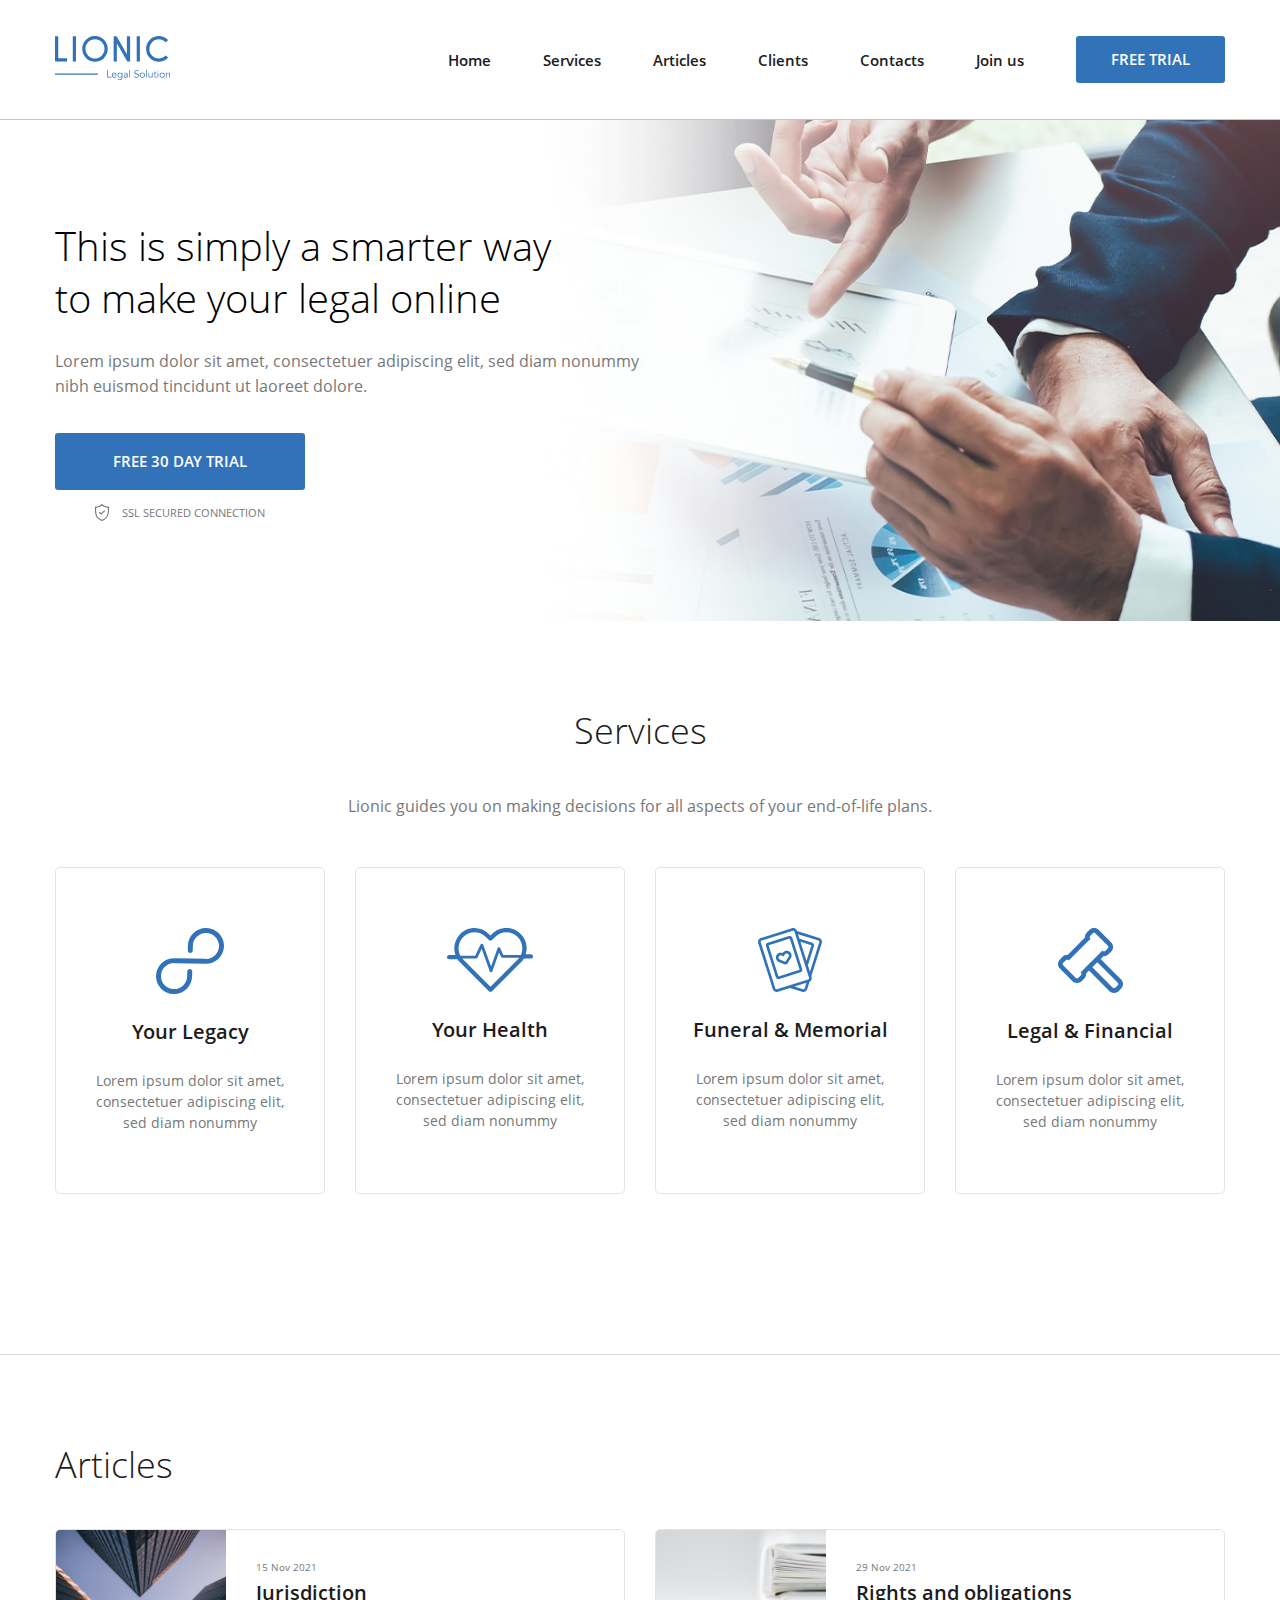
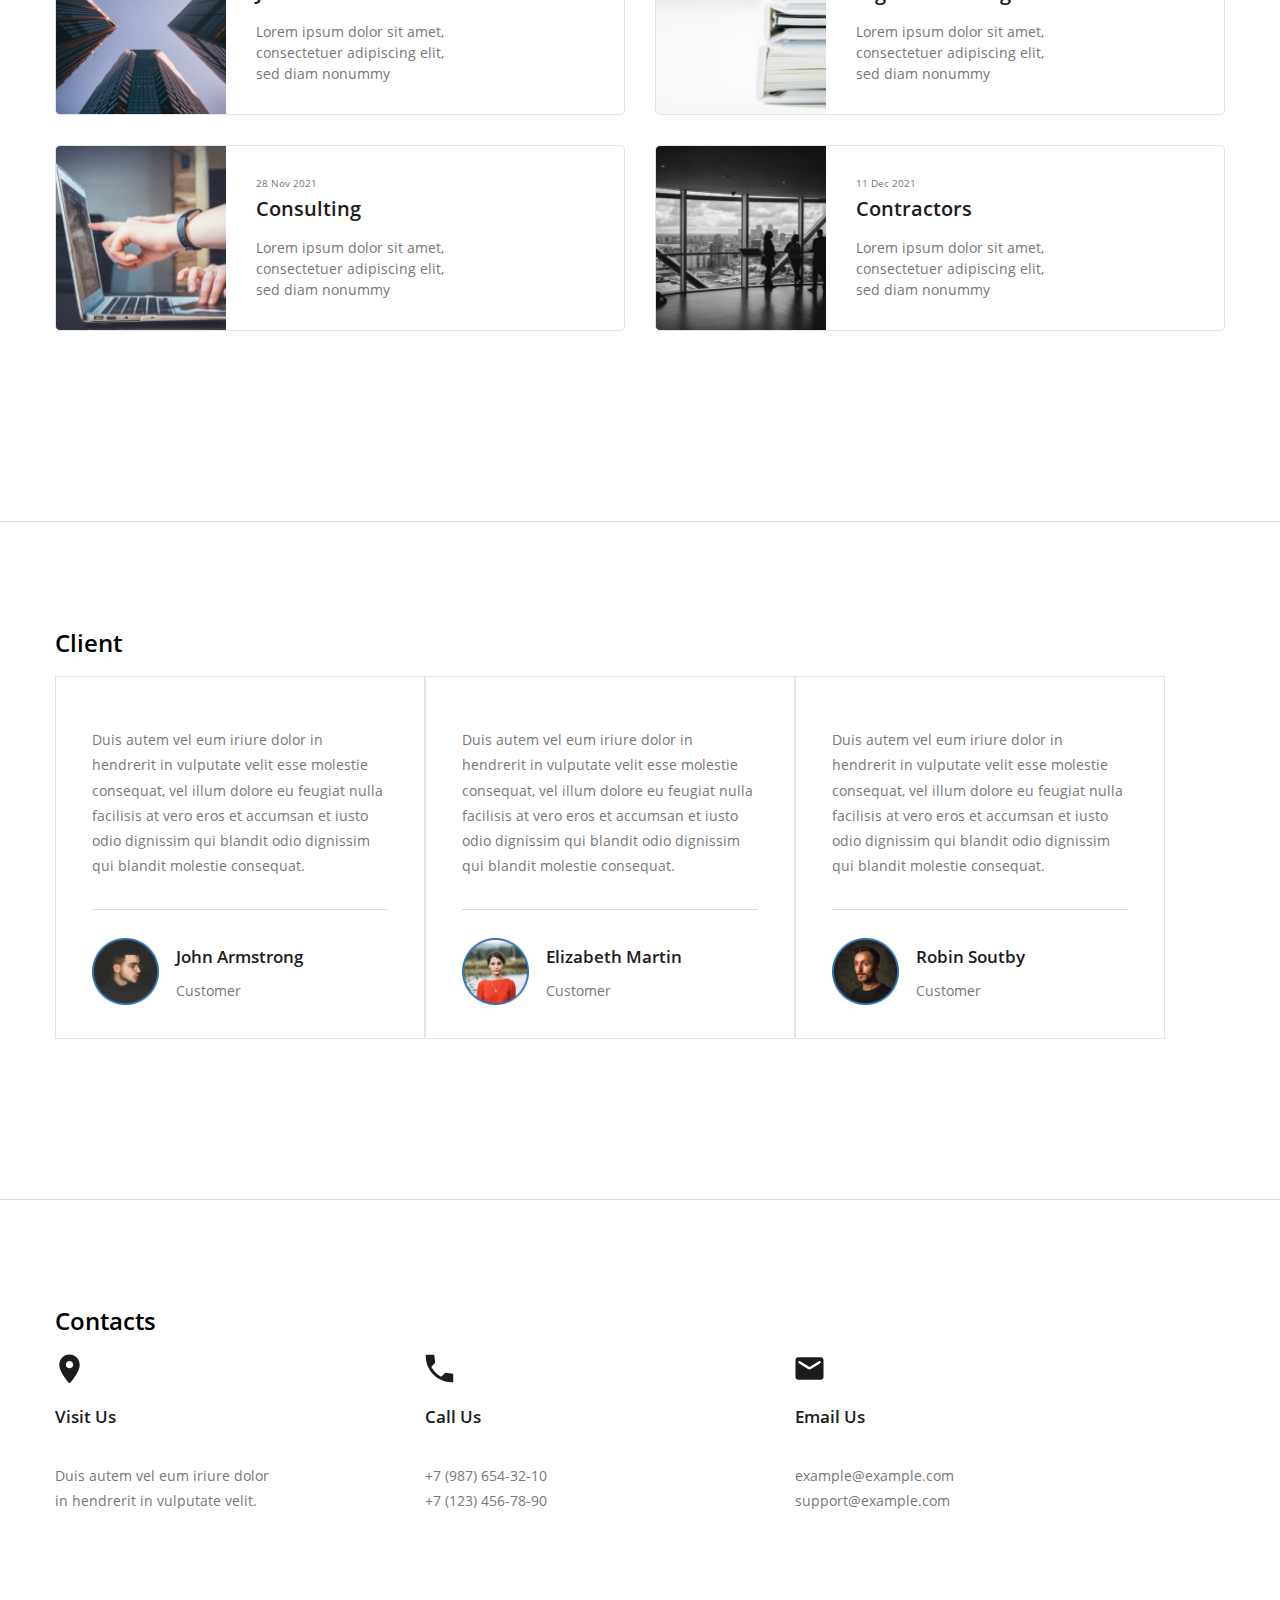
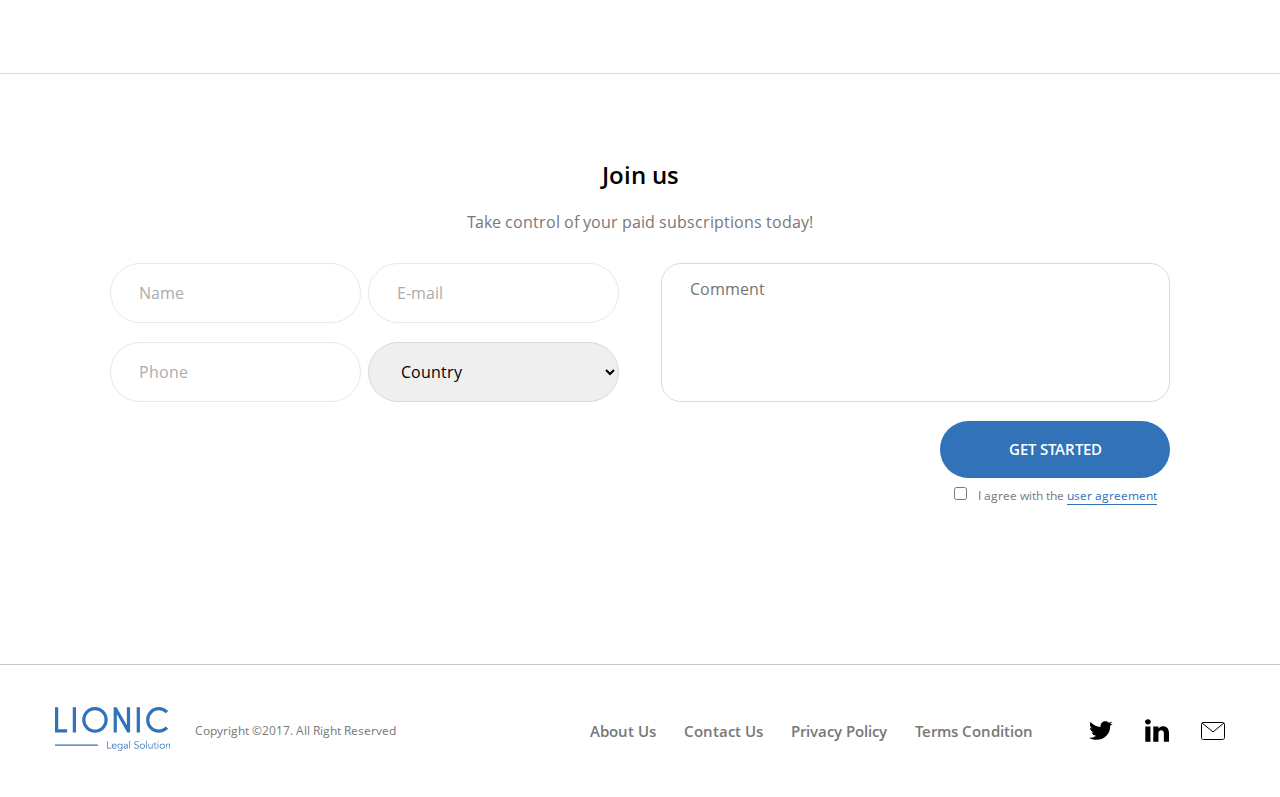
<file: 09/Lesson/index.html>
<!DOCTYPE html>
<html lang="en">
<head>
    <meta charset="UTF-8">
    <meta http-equiv="X-UA-Compatible" content="IE=edge">
    <meta name="viewport" content="width=device-width, initial-scale=1.0">
    <link rel="stylesheet" href="css/normalize.css">
    <link rel="stylesheet" href="css/style.css">
    <title>Lionic</title>
</head>
<body>
    <header class="header">
        <div class="container flex header-container">
            <a href="#" class="header-logo">
                <img src="img/logo.svg" class="header-logo" alt="Logo">
            </a>
            <nav class="header-nav">
                <ul class="header-list list-reset flex">
                    <li class="header-list-item">
                        <a href="#hero" class="header-link">Home</a>
                    </li>
                    <li class="header-list-item">
                        <a href="#services" class="header-link">Services</a>
                    </li>
                    <li class="header-list-item">
                        <a href="#articles" class="header-link">Articles</a>
                    </li>
                    <li class="header-list-item">
                        <a href="#clients" class="header-link">Clients</a>
                    </li>
                    <li class="header-list-item">
                        <a href="#contacts" class="header-link">Contacts</a>
                    </li>
                    <li class="header-list-item">
                        <a href="#join-us" class="header-link">Join us</a>
                    </li>
                </ul>
            </nav>
            <button class="btn btn-header btn-reset">Free trial</button>
        </div>
    </header>
    <main class="main">
        <section id="hero" class="hero">
            <div class="container">
                <div class="hero-content flex">
                    <h1 class="hero-title">This is&nbsp;simply a&nbsp;smarter way to&nbsp;make your legal online</h1>
                    <p class="hero-descr">Lorem ipsum dolor sit amet, consectetuer adipiscing elit, sed diam nonummy nibh euismod tincidunt ut&nbsp;laoreet dolore.</p>
                    <div class="hero-wrapper flex">
                        <button class="btn hero-btn btn-reset">FREE 30&nbsp;DAY TRIAL</button>
                        <span class="hero-secure">SSL secured connection</span>
                    </div>
                </div>
            </div>
        </section>
        <section id="services" class="services section-offset">
            <div class="container"> 
                <h2 class="section-title services-title">Services</h2>
                <p class="section-descr services-descr">Lionic guides you on&nbsp;making decisions for all aspects of&nbsp;your end-of-life plans.</p>
                <ul class="services-list list-reset flex">
                    <li class="services-item flex">
                        <svg class="services-item-icon" width="68" height="66" viewBox="0 0 68 66" fill="none" xmlns="http://www.w3.org/2000/svg">
                            <path d="M50.393 0.00398661C40.438 -0.212013 32.146 7.63799 31.9 17.512L31.776 22.483C31.742 23.839 32.833 24.973 34.2 25.003C35.567 25.032 36.713 23.947 36.746 22.591L36.871 17.62C37.049 10.471 43.062 4.77799 50.271 4.93399C57.478 5.09099 63.201 11.038 63.023 18.187C62.844 25.335 56.831 31.029 49.623 30.872L18.5 30.197C8.54499 29.981 0.252987 37.831 0.00698678 47.705C-0.240013 57.579 7.65099 65.78 17.607 65.995C27.562 66.211 35.854 58.362 36.1 48.488L36.223 43.572C36.257 42.215 35.166 41.082 33.799 41.052C32.432 41.022 31.286 42.108 31.252 43.464L31.129 48.38C30.951 55.529 24.938 61.222 17.729 61.066C10.522 60.909 4.79899 54.962 4.97699 47.813C5.15599 40.664 11.169 34.971 18.377 35.127L49.5 35.802C59.456 36.018 67.747 28.169 67.994 18.295C68.24 8.41999 60.349 0.219987 50.394 0.00498661L50.393 0.00398661Z" fill="#3172B9"/>
                        </svg>                            
                        <h3 class="services-item-title">Your Legacy</h3>
                        <p class="services-item-desc">
                            Lorem ipsum dolor sit amet, consectetuer adipiscing elit, sed diam nonummy
                        </p>
                    </li>
                    <li class="services-item flex">
                        <svg class="services-item-icon" width="86" height="64" viewBox="0 0 86 64" fill="none" xmlns="http://www.w3.org/2000/svg">
                            <path d="M79.622 20.272C79.622 22.336 79.316 24.352 78.726 26.27H83.868C85.045 26.27 86 27.227 86 28.406C86 29.586 85.045 30.541 83.868 30.541H77.47C77.268 30.541 77.073 30.513 76.888 30.461C76.0053 31.9743 74.9311 33.3675 73.692 34.606L44.972 63.374C44.7741 63.5725 44.539 63.73 44.2802 63.8375C44.0213 63.9449 43.7438 64.0002 43.4635 64.0002C43.1832 64.0002 42.9057 63.9449 42.6468 63.8375C42.388 63.73 42.1529 63.5725 41.955 63.374L13.233 34.606C12.1963 33.5688 11.2752 32.422 10.486 31.186C10.315 31.23 10.136 31.254 9.95 31.254H2.132C1.85176 31.2537 1.57431 31.1983 1.31551 31.0908C1.0567 30.9833 0.821595 30.8259 0.623621 30.6276C0.425646 30.4292 0.268677 30.1938 0.161676 29.9348C0.0546755 29.6758 -0.000261829 29.3983 9.38171e-07 29.118C9.38171e-07 27.938 0.955001 26.982 2.132 26.982H8.447C5.965 19.861 7.56 11.618 13.233 5.93801C15.1066 4.05015 17.3363 2.55313 19.793 1.5338C22.2497 0.514473 24.8843 -0.00687342 27.544 1.15198e-05C32.95 1.15198e-05 38.034 2.10901 41.856 5.93801L43.463 7.54701L45.07 5.93701C46.9438 4.04921 49.1737 2.55231 51.6306 1.53315C54.0874 0.513987 56.7222 -0.0071368 59.382 1.15198e-05C62.0417 -0.00681806 64.6763 0.514553 67.133 1.53388C69.5896 2.55321 71.8194 4.0502 73.693 5.93801C75.5791 7.8172 77.0741 10.0515 78.0918 12.5117C79.1094 14.972 79.6295 17.6096 79.622 20.272ZM70.678 8.95701C69.1987 7.46697 67.4383 6.28548 65.4989 5.48108C63.5595 4.67667 61.4796 4.26536 59.38 4.27101C57.2807 4.26563 55.2012 4.67706 53.2622 5.48146C51.3231 6.28586 49.563 7.46721 48.084 8.95701L44.969 12.077C44.7713 12.2754 44.5364 12.4329 44.2777 12.5403C44.019 12.6478 43.7416 12.7031 43.4615 12.7031C43.1814 12.7031 42.904 12.6478 42.6453 12.5403C42.3866 12.4329 42.1517 12.2754 41.954 12.077L38.84 8.95701C37.3608 7.46718 35.6005 6.28582 33.6613 5.48142C31.7221 4.67703 29.6424 4.26561 27.543 4.27101C25.4437 4.26546 23.3642 4.67682 21.4251 5.48123C19.486 6.28564 17.7259 7.46708 16.247 8.95701C11.173 14.04 10.232 21.718 13.425 27.763H28.236L33.538 16.479C33.783 15.959 34.277 15.634 34.891 15.663C35.1717 15.6764 35.4421 15.7726 35.6681 15.9396C35.8942 16.1065 36.0657 16.3367 36.161 16.601L44.051 38.487L50.542 20.168C50.6364 19.9007 50.8086 19.6678 51.0365 19.4992C51.2643 19.3306 51.5374 19.2341 51.8206 19.2221C52.1038 19.21 52.3842 19.283 52.6255 19.4316C52.8669 19.5802 53.0583 19.7977 53.175 20.056L56.351 27.051H73.852C76.612 21.125 75.554 13.842 70.677 8.95701H70.678ZM16.248 31.586L43.463 58.844L70.678 31.586C71.2253 31.038 71.7323 30.4512 72.195 29.83H55.736C55.179 29.83 54.373 29.573 54.143 29.064L52.046 24.444L45.404 43.189C45.204 43.755 44.67 44.135 44.069 44.136H44.066C43.466 44.136 42.933 43.76 42.729 43.196L34.653 20.798L30.426 29.794C30.192 30.292 29.99 30.541 29.439 30.541H15.293C15.593 30.901 15.912 31.249 16.248 31.586Z" fill="#3172B9"/>
                        </svg>                            
                        <h3 class="services-item-title">Your Health</h3>
                        <p class="services-item-desc">
                            Lorem ipsum dolor sit amet, consectetuer adipiscing elit, sed diam nonummy
                        </p>
                    </li>                    
                    <li class="services-item flex">
                        <svg class="services-item-icon" width="64" height="64" viewBox="0 0 64 64" fill="none" xmlns="http://www.w3.org/2000/svg">
                            <path d="M63.8101 15.073L53.3321 48.146L53.5791 48.926C53.7393 49.4264 53.7986 49.9537 53.7536 50.4772C53.7086 51.0008 53.5603 51.5102 53.3171 51.976C52.9241 52.732 52.3171 53.329 51.5701 53.704L51.5611 53.737L49.1941 61.207C48.8722 62.2171 48.1632 63.0585 47.2223 63.5469C46.2815 64.0354 45.1853 64.131 44.1741 63.813L32.0001 59.957L19.8261 63.813C18.8148 64.131 17.7187 64.0354 16.7778 63.5469C15.8369 63.0585 15.1279 62.2171 14.8061 61.207L0.188058 15.074C0.0280711 14.5735 -0.0310613 14.0462 0.0140824 13.5227C0.0592262 12.9991 0.20775 12.4897 0.451058 12.024C0.69167 11.5566 1.02267 11.1416 1.42487 10.8031C1.82706 10.4646 2.29245 10.2093 2.79406 10.052L33.9431 0.187C34.9542 -0.131631 36.0504 -0.0363451 36.9915 0.451969C37.9325 0.940283 38.6415 1.78178 38.9631 2.792L39.0401 3.034C39.0491 3.036 39.0581 3.037 39.0661 3.04L61.2061 10.053C61.7073 10.2103 62.1723 10.4654 62.5743 10.8035C62.9763 11.1417 63.3073 11.5561 63.5481 12.023C64.0401 12.973 64.1331 14.055 63.8101 15.073ZM48.4441 54.75L36.4161 58.559L44.9781 61.271C45.3153 61.3777 45.6811 61.3463 45.9951 61.1835C46.3092 61.0208 46.5458 60.7401 46.6531 60.403L48.4441 54.75ZM51.0371 49.732L36.4211 3.598C36.3142 3.26106 36.078 2.98029 35.7644 2.81736C35.4507 2.65442 35.0852 2.62264 34.7481 2.729L3.60006 12.595C3.26006 12.702 2.98306 12.935 2.81906 13.252C2.73787 13.4073 2.68829 13.5771 2.67319 13.7517C2.65808 13.9263 2.67775 14.1021 2.73106 14.269L17.3471 60.402C17.5691 61.103 18.3201 61.492 19.0211 61.271L31.5611 57.299C31.5891 57.289 31.6171 57.279 31.6461 57.272L50.1691 51.405C50.5091 51.298 50.7861 51.065 50.9491 50.748C51.1141 50.432 51.1451 50.071 51.0371 49.731V49.732ZM48.4971 32.885L53.4461 17.265L42.4451 13.781L48.4971 32.885ZM61.1801 13.25C61.0998 13.0945 60.9896 12.9565 60.8557 12.8439C60.7218 12.7313 60.567 12.6464 60.4001 12.594L40.0231 6.14L41.4691 10.701C41.5571 10.711 41.6451 10.729 41.7321 10.757L54.2501 14.722C54.5841 14.8269 54.894 14.9969 55.1619 15.2223C55.4299 15.4477 55.6505 15.7239 55.8111 16.035C55.9734 16.3456 56.0726 16.6852 56.1028 17.0344C56.133 17.3835 56.0937 17.7352 55.9871 18.069L49.8951 37.297L51.9331 43.731L61.2681 14.267C61.3751 13.927 61.3441 13.567 61.1801 13.25ZM30.9401 23.336C31.5152 23.6323 32.0259 24.0398 32.4425 24.5349C32.8591 25.0299 33.1733 25.6027 33.3671 26.22C33.5725 26.8654 33.633 27.5483 33.5443 28.2198C33.4557 28.8913 33.22 29.535 32.8541 30.105L29.6411 35.126C29.3916 35.5142 29.0489 35.8336 28.6441 36.0552C28.2393 36.2767 27.7855 36.3932 27.3241 36.394C26.9701 36.394 26.6161 36.326 26.2841 36.19L20.7651 33.936C20.1378 33.6806 19.5745 33.29 19.1154 32.792C18.6563 32.2941 18.3127 31.701 18.1091 31.055C17.9119 30.4388 17.8389 29.7897 17.8943 29.1451C17.9498 28.5006 18.1326 27.8734 18.4321 27.3C18.7284 26.7249 19.1359 26.2142 19.631 25.7976C20.126 25.3811 20.6988 25.0668 21.3161 24.873C22.3839 24.5378 23.5338 24.5745 24.5781 24.977C25.1998 24.0462 26.1189 23.3539 27.1851 23.013C27.8013 22.8161 28.4504 22.7433 29.0949 22.7987C29.7394 22.8541 30.3665 23.0368 30.9401 23.336ZM30.8251 27.025C30.7361 26.742 30.5919 26.4795 30.4009 26.2526C30.2098 26.0257 29.9757 25.8389 29.7121 25.703C29.4491 25.5656 29.1615 25.4818 28.8659 25.4564C28.5703 25.431 28.2726 25.4645 27.9901 25.555C27.6178 25.6716 27.2823 25.8833 27.0168 26.1692C26.7513 26.455 26.565 26.8051 26.4761 27.185C26.4221 27.4083 26.3114 27.6139 26.1547 27.7819C25.998 27.9499 25.8006 28.0747 25.5816 28.1441C25.3626 28.2135 25.1294 28.2251 24.9045 28.178C24.6797 28.1309 24.4708 28.0265 24.2981 27.875C24.0064 27.6158 23.6523 27.4371 23.2705 27.3565C22.8888 27.2758 22.4926 27.296 22.1211 27.415C21.838 27.5042 21.5755 27.6487 21.3488 27.8401C21.122 28.0315 20.9355 28.266 20.8001 28.53C20.6627 28.793 20.5789 29.0806 20.5535 29.3762C20.5281 29.6718 20.5616 29.9694 20.6521 30.252C20.8271 30.805 21.2371 31.249 21.7751 31.469L27.2931 33.723C27.3114 33.731 27.3322 33.7317 27.3511 33.725C27.3696 33.7194 27.3856 33.7074 27.3961 33.691L30.6091 28.669C30.9231 28.179 31.0021 27.581 30.8261 27.027L30.8251 27.025ZM44.1721 40.932C44.2788 41.2656 44.3183 41.6171 44.2882 41.966C44.2582 42.315 44.1592 42.6545 43.9971 42.965C43.8365 43.2764 43.6158 43.5529 43.3477 43.7785C43.0796 44.004 42.7694 44.1742 42.4351 44.279L21.2401 50.994C20.5659 51.2062 19.835 51.1426 19.2077 50.817C18.5803 50.4914 18.1076 49.9305 17.8931 49.257L8.01306 18.07C7.90624 17.7362 7.8667 17.3846 7.89674 17.0355C7.92678 16.6863 8.0258 16.3466 8.18806 16.036C8.34862 15.7249 8.56923 15.4487 8.83717 15.2233C9.1051 14.9979 9.41503 14.8279 9.74906 14.723L30.9451 8.009C31.6194 7.79619 32.3506 7.85955 32.9782 8.18519C33.6059 8.51083 34.0788 9.07215 34.2931 9.746L44.1721 40.932ZM41.6301 41.737L31.7501 10.551L21.9781 13.645L10.5531 17.264L20.4331 48.45L41.6301 41.737Z" fill="#3172B9"/>
                        </svg>    
                        <h3 class="services-item-title">Funeral &amp;&nbsp;Memorial</h3>
                        <p class="services-item-desc">
                            Lorem ipsum dolor sit amet, consectetuer adipiscing elit, sed diam nonummy
                        </p>
                    </li>
                    <li class="services-item flex">
                        <svg class="services-item-icon" width="65" height="65" viewBox="0 0 65 65" fill="none" xmlns="http://www.w3.org/2000/svg">
                            <path d="M63.131 51.506C64.3269 52.7045 64.9985 54.3285 64.9985 56.0215C64.9985 57.7146 64.3269 59.3385 63.131 60.537L60.54 63.13C59.9482 63.7249 59.2442 64.1965 58.4689 64.5175C57.6935 64.8385 56.8622 65.0025 56.023 65C55.184 65.0024 54.3529 64.8384 53.5777 64.5174C52.8025 64.1964 52.0987 63.7249 51.507 63.13L30.988 42.613L28.126 45.475C28.2028 46.397 28.077 47.3246 27.7574 48.1928C27.4378 49.061 26.9322 49.8488 26.276 50.501L23.55 53.227C22.9583 53.8218 22.2545 54.2934 21.4793 54.6143C20.7042 54.9353 19.873 55.0994 19.034 55.097C18.1952 55.0993 17.3642 54.9352 16.5892 54.6142C15.8142 54.2932 15.1106 53.8217 14.519 53.227L1.86503 40.575C0.66925 39.3767 -0.00231934 37.7529 -0.00231934 36.06C-0.00231934 34.3671 0.66925 32.7434 1.86503 31.545L4.59103 28.819C5.24326 28.1629 6.03107 27.6573 6.89928 27.3377C7.76748 27.0182 8.69507 26.8923 9.61703 26.969L26.97 9.61902C26.8953 8.69769 27.0219 7.77112 27.341 6.90358C27.6601 6.03605 28.1641 5.24832 28.818 4.59502L31.543 1.87002C32.1347 1.27539 32.8383 0.803958 33.6133 0.48298C34.3883 0.162003 35.2192 -0.00214761 36.058 2.1214e-05C37.764 2.1214e-05 39.368 0.664021 40.574 1.87002L53.227 14.522C54.4226 15.7205 55.094 17.3442 55.094 19.037C55.094 20.7298 54.4226 22.3536 53.227 23.552L50.502 26.278C49.8497 26.9342 49.0617 27.4398 48.1933 27.7594C47.3249 28.079 46.3972 28.2048 45.475 28.128L42.613 30.99L63.131 51.506ZM31.164 35.784L35.783 31.165L39.243 27.705L44.398 22.551L44.798 22.951C45.126 23.279 45.556 23.443 45.986 23.443C46.416 23.443 46.846 23.279 47.175 22.951L49.9 20.226C50.0561 20.07 50.1798 19.8848 50.2643 19.681C50.3487 19.4771 50.3922 19.2587 50.3922 19.038C50.3922 18.8174 50.3487 18.5989 50.2643 18.3951C50.1798 18.1912 50.0561 18.006 49.9 17.85L37.246 5.19702C37.0901 5.04084 36.905 4.91699 36.7011 4.83256C36.4972 4.74813 36.2787 4.70479 36.058 4.70502C35.628 4.70502 35.198 4.86902 34.87 5.19702L32.144 7.92202C31.9879 8.07804 31.864 8.26332 31.7794 8.46725C31.6949 8.67118 31.6514 8.88977 31.6514 9.11052C31.6514 9.33128 31.6949 9.54987 31.7794 9.7538C31.864 9.95773 31.9879 10.143 32.144 10.299L32.544 10.699L10.694 32.546L10.294 32.146C10.1381 31.9898 9.95296 31.866 9.74909 31.7816C9.54523 31.6971 9.32669 31.6538 9.10603 31.654C8.67603 31.654 8.24603 31.818 7.91803 32.146L5.19303 34.87C5.03701 35.026 4.91325 35.2112 4.82881 35.4151C4.74437 35.6189 4.70091 35.8374 4.70091 36.058C4.70091 36.2787 4.74437 36.4971 4.82881 36.701C4.91325 36.9048 5.03701 37.09 5.19303 37.246L17.846 49.9C18.174 50.228 18.604 50.392 19.034 50.392C19.464 50.392 19.894 50.228 20.223 49.9L22.948 47.175C23.1042 47.019 23.2281 46.8337 23.3126 46.6298C23.3971 46.4259 23.4407 46.2073 23.4407 45.9865C23.4407 45.7658 23.3971 45.5472 23.3126 45.3433C23.2281 45.1393 23.1042 44.954 22.948 44.798L22.548 44.398L27.703 39.244L31.164 35.784ZM59.804 54.834L39.285 34.317L34.315 39.287L54.835 59.803C55.162 60.131 55.593 60.295 56.023 60.295C56.453 60.295 56.883 60.131 57.211 59.803L59.804 57.21C59.9601 57.054 60.0838 56.8688 60.1683 56.665C60.2527 56.4611 60.2962 56.2427 60.2962 56.022C60.2962 55.8014 60.2527 55.5829 60.1683 55.3791C60.0838 55.1752 59.9601 54.99 59.804 54.834Z" fill="#3172B9"/>
                        </svg>   
                        <h3 class="services-item-title">Legal &amp;&nbsp;Financial</h3>
                        <p class="services-item-desc">
                            Lorem ipsum dolor sit amet, consectetuer adipiscing elit, sed diam nonummy
                        </p>
                    </li>
                </ul>
            </div>
        </section>
        <section id="articles" class="articles section-offset">
            <div class="container">
                <h2 class="section-title articles-title">Articles</h2>
                <ul class="articles-list list-reset flex">
                    <li class="articles-item">
                        <article class="blog-preview flex">
                            <img src="img/blog-1.jpg" alt="blog-1" class="blog-preview-img">
                            <div class="blog-preview-text">
                                <time class="blog-preview-time" datetime="2021-11-15 19:30">
                                    15 Nov 2021
                                </time>
                                <h3 class="blog-preview-title">
                                    Jurisdiction
                                </h3>
                                <p class="blog-preview-discr">
                                    Lorem ipsum dolor sit amet, consectetuer adipiscing elit, sed diam nonummy
                                </p>
                            </div>
                        </article>
                    </li>
                    <li class="articles-item">
                        <article class="blog-preview flex">
                            <img src="img/blog-2.jpg" alt="blog-2" class="blog-preview-img">
                            <div class="blog-preview-text">
                                <time class="blog-preview-time" datetime="2021-11-15 19:30">
                                    29 Nov 2021
                                </time>
                                <h3 class="blog-preview-title">
                                    Rights and obligations
                                </h3>
                                <p class="blog-preview-discr">
                                    Lorem ipsum dolor sit amet, consectetuer adipiscing elit, sed diam nonummy
                                </p>
                            </div>
                        </article>
                    </li>
                    <li class="articles-item">
                        <article class="blog-preview flex">
                            <img src="img/blog-3.jpg" alt="blog-3" class="blog-preview-img">
                            <div class="blog-preview-text">
                                <time class="blog-preview-time" datetime="2021-11-15 19:30">
                                    28 Nov 2021
                                </time>
                                <h3 class="blog-preview-title">
                                    Consulting
                                </h3>
                                <p class="blog-preview-discr">
                                    Lorem ipsum dolor sit amet, consectetuer adipiscing elit, sed diam nonummy
                                </p>
                            </div>
                        </article>
                    </li>
                    <li class="articles-item">
                        <article class="blog-preview flex">
                            <img src="img/blog-4.jpg" alt="blog-4" class="blog-preview-img">
                            <div class="blog-preview-text">
                                <time class="blog-preview-time" datetime="2021-11-15 19:30">
                                    11 Dec 2021
                                </time>
                                <h3 class="blog-preview-title">
                                    Contractors
                                </h3>
                                <p class="blog-preview-discr">
                                    Lorem ipsum dolor sit amet, consectetuer adipiscing elit, sed diam nonummy
                                </p>
                            </div>
                        </article>
                    </li>
                </ul>
            </div>
        </section>
        <section id="clients" class="clients section-offset">
            <div class="container">
                <h2 class="selection-title clients-title">Client</h2>
            <ul class="clients-list list-reset flex">
                <li class="clients-item flex">
                    <p class="clients-item-descr">
                        Duis autem vel eum iriure dolor in hendrerit in vulputate velit esse molestie consequat, vel illum dolore eu feugiat nulla facilisis at vero eros et accumsan et iusto odio dignissim qui blandit odio dignissim qui blandit molestie consequat.
                    </p>
                    <div class="clients-user flex">
                        <div class="clients-avatar">
                            <img src="img/client-1.jpg" alt="John Armstrong">
                        </div>
                        <div class="clients-text">
                            <div class="clients-name">
                                John Armstrong
                            </div>
                            <span class="clients-post">Customer</span>
                        </div>
                    </div>
                </li>
                <li class="clients-item flex">
                    <p class="clients-item-descr">
                        Duis autem vel eum iriure dolor in hendrerit in vulputate velit esse molestie consequat, vel illum dolore eu feugiat nulla facilisis at vero eros et accumsan et iusto odio dignissim qui blandit odio dignissim qui blandit molestie consequat.
                    </p>
                    <div class="clients-user flex">
                        <div class="clients-avatar">
                            <img src="img/client-2.jpg" alt="Elizabeth Martin">
                        </div>
                        <div class="clients-text">
                            <div class="clients-name">
                                Elizabeth Martin
                            </div>
                            <span class="clients-post">Customer</span>
                        </div>
                    </div>
                </li>
                <li class="clients-item flex">
                    <p class="clients-item-descr">
                        Duis autem vel eum iriure dolor in hendrerit in vulputate velit esse molestie consequat, vel illum dolore eu feugiat nulla facilisis at vero eros et accumsan et iusto odio dignissim qui blandit odio dignissim qui blandit molestie consequat.
                    </p>
                    <div class="clients-user flex">
                        <div class="clients-avatar">
                            <img src="img/client-3.jpg" alt="Robin Soutby">
                        </div>
                        <div class="clients-text">
                            <div class="clients-name">
                                Robin Soutby
                            </div>
                            <span class="clients-post">Customer</span>
                        </div>
                    </div>
                </li>
            </ul>
            </div>
        </section>
        <section id="contacts" class="contacts section-offset">
            <div class="container">
                <h2 class="selection-title contacts-title">Contacts</h2>
                <address class="contacts-address">
                    <ul class="contacts-list list-reset flex">
                        <li class="contacts-item contacts-item-point flex">
                            <strong class="contacts-item-caption">Visit Us</strong>
                            <p class="contacts-item-text">
                                Duis autem vel eum iriure dolor in&nbsp;hendrerit in&nbsp;vulputate velit.
                            </p>
                        </li>
                        <li class="contacts-item contacts-item-tel flex">
                            <strong class="contacts-item-caption">Call Us</strong>
                            <a href="tel:+79876543210" class="contacts-item-link">+7 (987) 654-32-10</a>
                            <a href="tel:+71234567890" class="contacts-item-link">+7 (123) 456-78-90</a>
                        </li>
                        <li class="contacts-item contacts-item-mail flex">
                            <strong class="contacts-item-caption">Email Us</strong>
                            <a href="mailtool:example@example.com" class="contacts-item-link">example@example.com</a>
                            <a href="mailtool:support@example.com" class="contacts-item-link">support@example.com</a>
                        </li>
                    </ul>
                </address>
            </div>
        </section>
        <section id="join-us" class="join-us section-offset">
            <div class="container">
                <h2 class="selection-title join-us-title">Join us</h2>
                <p class="section-descr join-us-descr">
                    Take control of&nbsp;your paid subscriptions today!
                </p>
                <form action="https://jsonplaceholder.typicode.com/posts" method="POST" class="form">
                    <div class="form-top flex">
                        <div class="form-left flex">
                            <input class="form-input" type="text" name="name" placeholder="Name" required>
                            <input class="form-input" type="email" name="email" placeholder="E-mail" required>
                            <input class="form-input" type="tel" name="phone" placeholder="Phone" required>
                            <select class="form-select" name="country">
                                <option value="Country" disabled selected>Country</option>
                                <option value="United Kingdom">United Kingdom</option>
                                <option value="United States">United States</option>
                                <option value="France">France</option>
                                <option value="Germany">Germany</option>
                                <option value="Spain">Spain</option>
                                <option value="Estonia">Estonia</option>
                            </select>
                        </div>
                        <div class="form-right">
                            <textarea class="form-textarea" name="comment" placeholder="Comment"></textarea>
                        </div>
                    </div>
                    <div class="form-buttom flex">
                        <div class="form-wrapper flex">
                            <button class="btn btn-reset form-btn">Get Started</button>
                            <label class="form-check">
                                <input type="checkbox" required>
                                I agree with the <a class="form-check-link" href="#">user agreement</a>
                            </label>
                        </div>
                    </div>
                </form>
            </div>
        </section>
    </main>
    <footer class="footer">
		<div class="container flex footer-container">
			<div class="footer-left flex">
				<a href="#" class="footer-logo">
					<img src="img/logo.svg" alt="Logo">
				</a>
				<small class="footer-copy">
					Copyright ©2017. All Right Reserved
				</small>
			</div>
			<div class="footer-right flex">
				<nav class="footer-nav">
					<ul class="footer-list list-reset flex">
						<li class="footer-item">
							<a href="#" target="_blank" class="footer-link">About Us</a>
						</li>
						<li class="footer-item">
							<a href="#" target="_blank" class="footer-link">Contact Us</a>
						</li>
						<li class="footer-item">
							<a href="#" target="_blank" class="footer-link">Privacy Policy</a>
						</li>
						<li class="footer-item">
							<a href="#" target="_blank" class="footer-link">Terms Condition</a>
						</li>
					</ul>
				</nav>
				<ul class="social flex list-reset">
					<li class="social-item"><a href="#" class="social-link social-link-tw"></a></li>
					<li class="social-item"><a href="#" class="social-link social-link-linkedin"></a></li>
					<li class="social-item"><a href="#" class="social-link social-link-mail"></a></li>
				</ul>
			</div>
		</div>
	</footer>
</body>
</html>
</file>
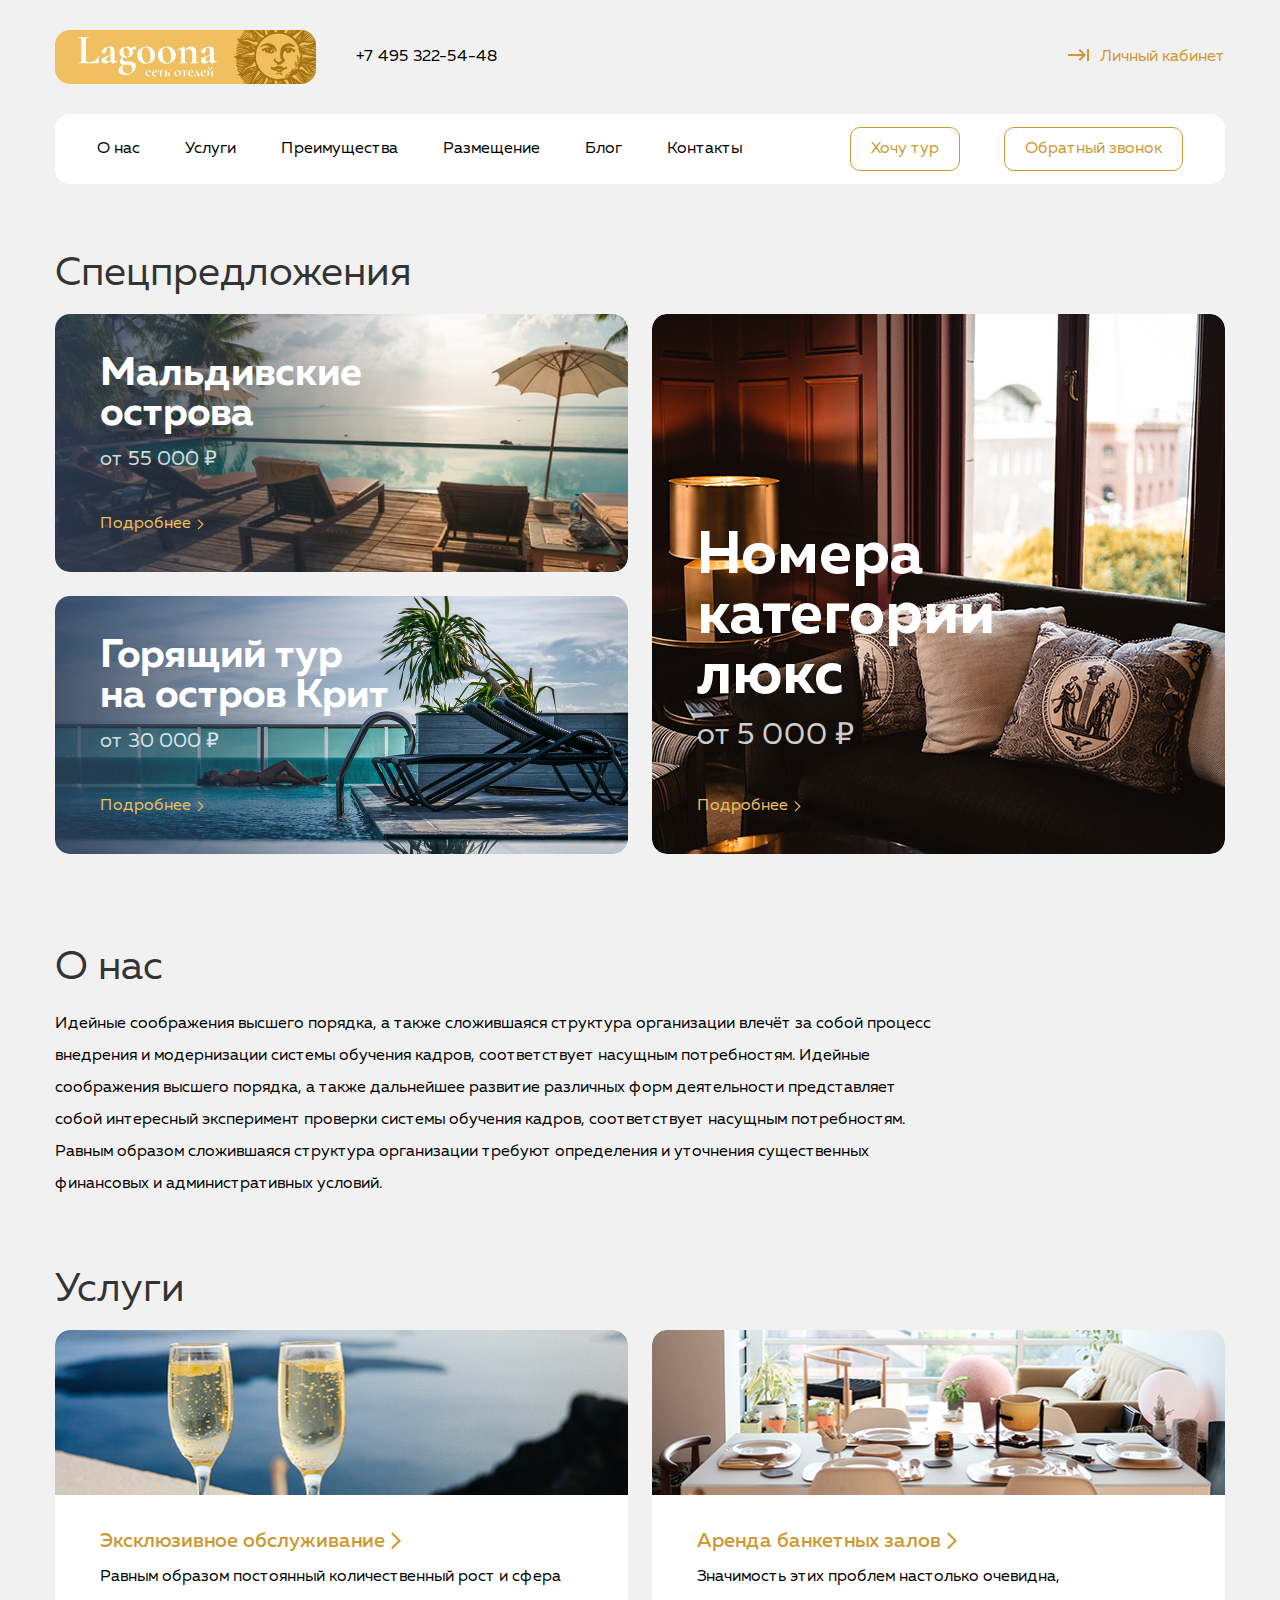
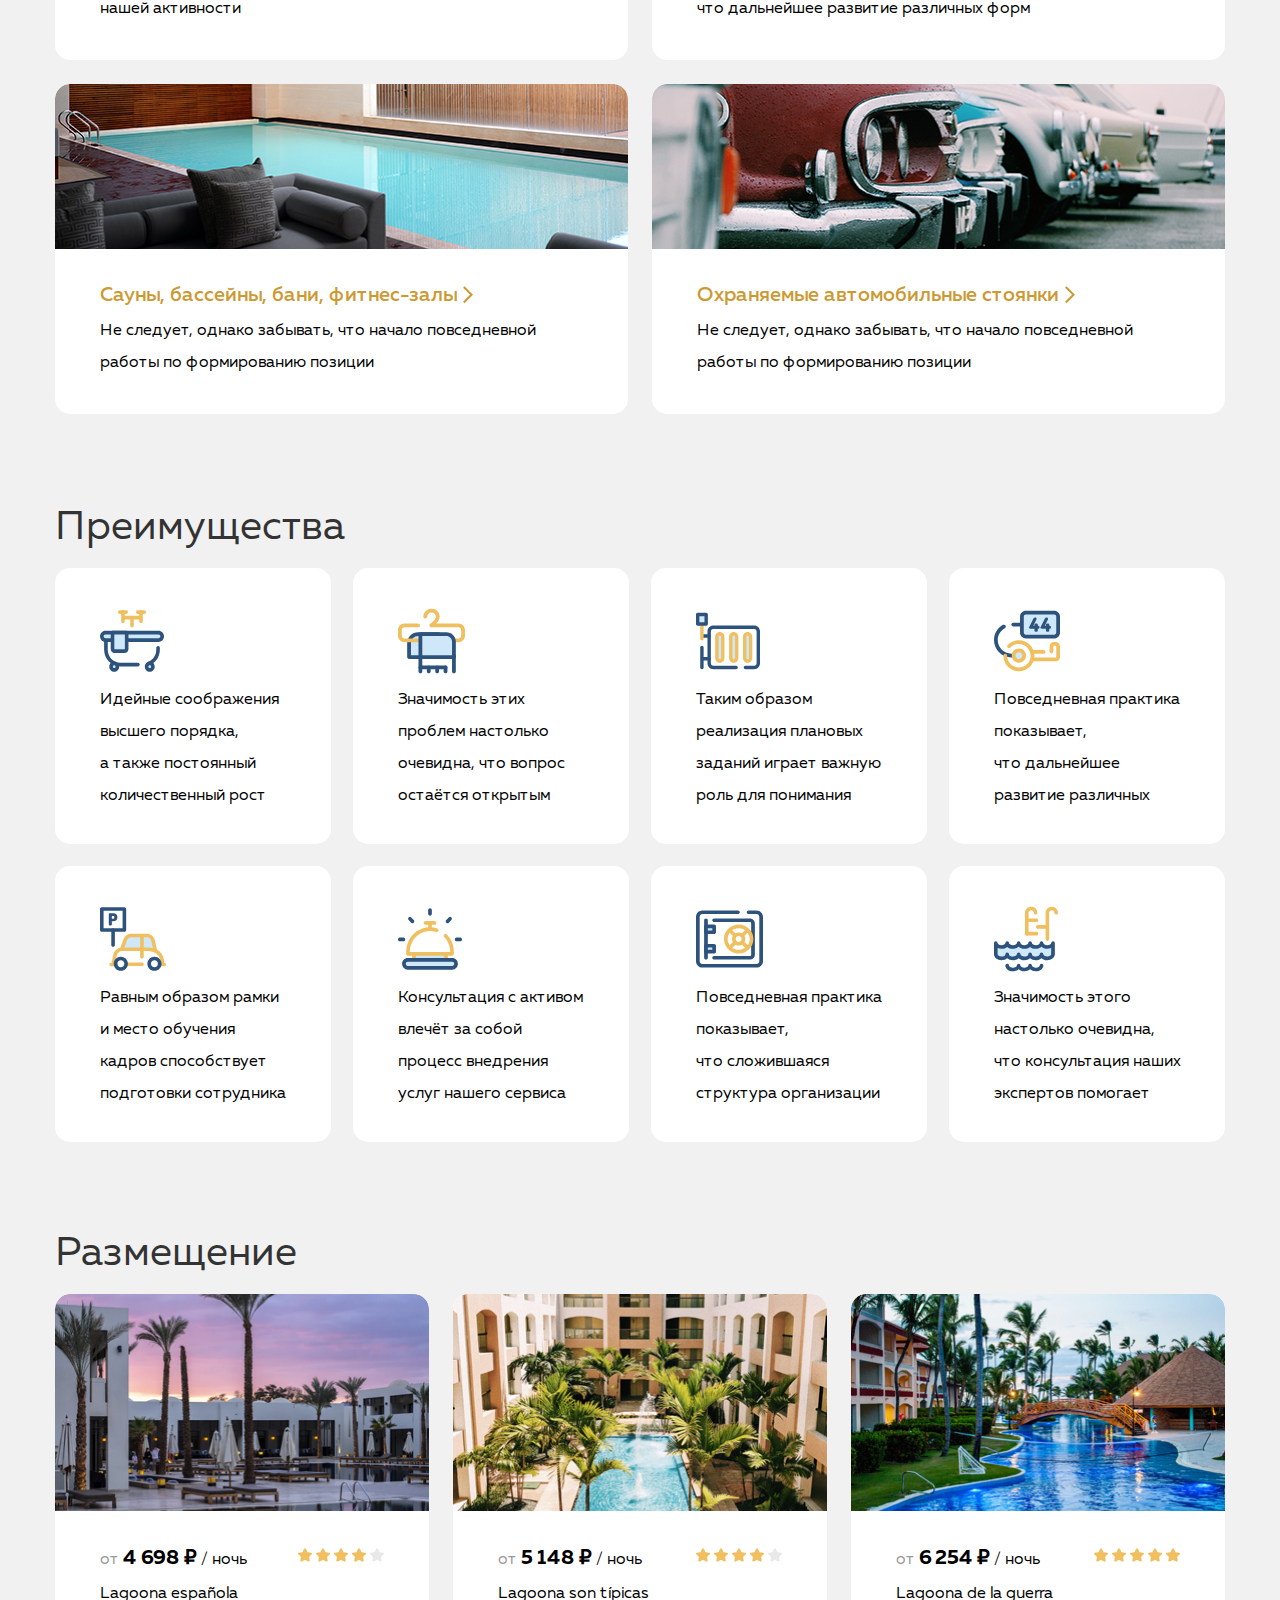
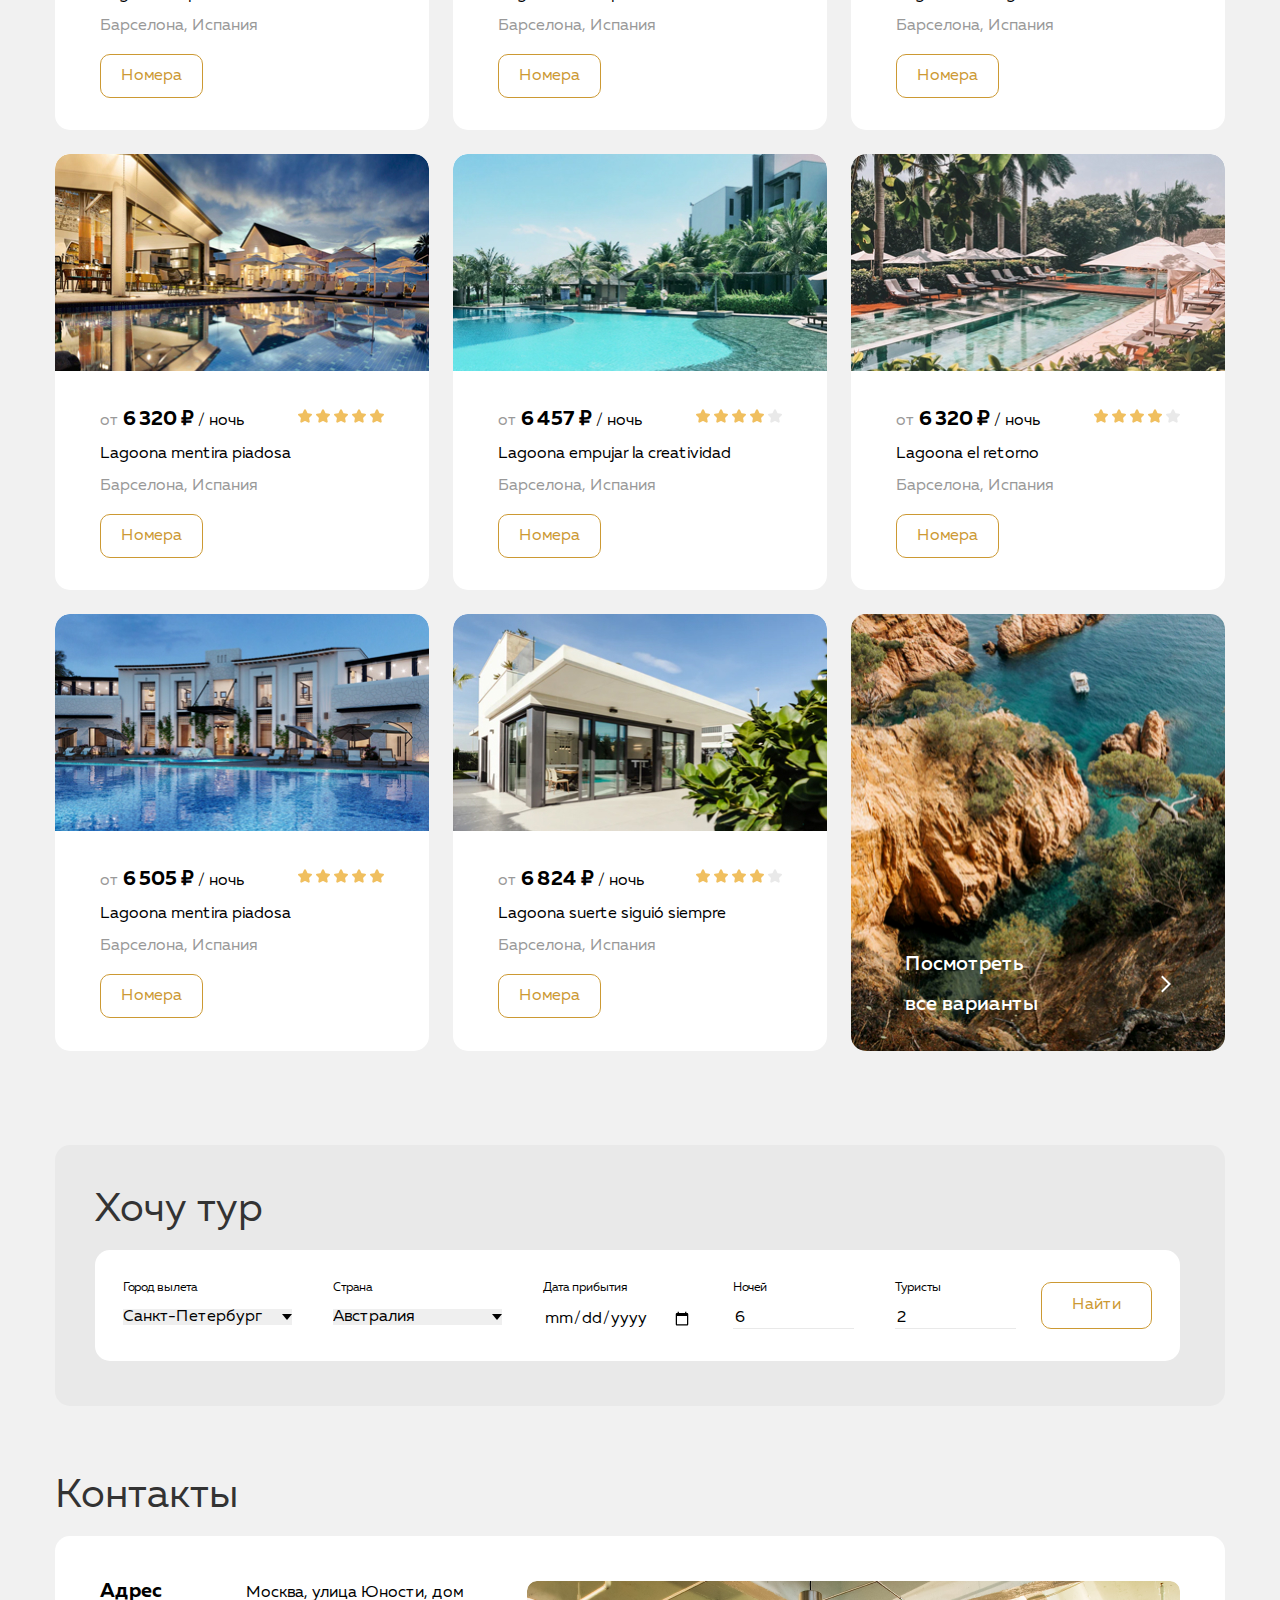
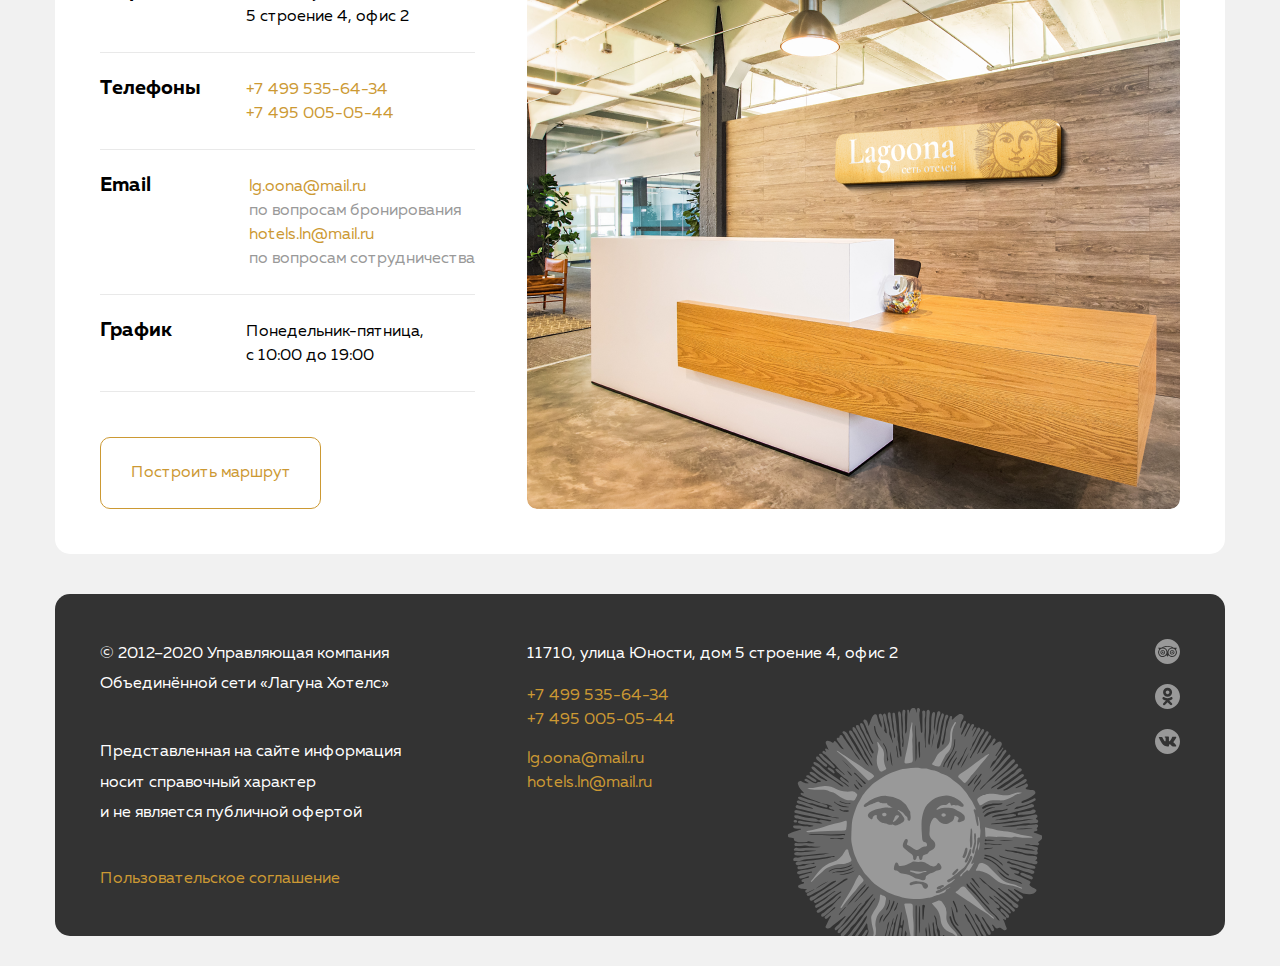
<file: 09/Task/index.html>
<!DOCTYPE html>
<html lang="ru">
<head>
    <meta charset="UTF-8">
    <meta http-equiv="X-UA-Compatible" content="IE=edge">
    <meta name="viewport" content="width=device-width, initial-scale=1.0">
    <link rel="stylesheet" href="css/normalize.css">
    <link rel="stylesheet" href="css/style.css">
    <title>Lagoona Сеть Отелей</title>
</head>
<body>
    <header class="header">
        <div class="container">
            <div class="header-info flex">
                <div class="header-info-left flex">
                    <a href="#" class="header-logo flex">
                        <img src="img/logo.svg" class="header-logo-img" alt="Lagoona logo">
                    </a>
                    <a class="header-tel-link" href="tel:+74953225448">+7&nbsp;495 322-54-48</a>
                </div>
                <div class="header-info-right flex">
                    <a href="#" class="header-link">
                        <svg class="header-link-icon" width="21" height="12" viewBox="0 0 21 12" fill="none" xmlns="http://www.w3.org/2000/svg">
                            <path d="M10.59 1.41L14.17 5H0V7H14.17L10.58 10.59L12 12L18 6L12 0L10.59 1.41ZM19 0V12H21V0H19Z" fill="#CC9933"/>
                        </svg>
                        <span class="header-link-text">Личный кабинет</span>
                    </a>
                </div>
            </div>
            <div class="header-nav-block flex">
                <nav class="header-nav">
                    <ul class="header-nav-list list-reset flex">
                        <li class="header-nav-item">
                            <a href="#about-us" class="header-nav-link">О нас</a>
                        </li>
                        <li class="header-nav-item">
                            <a href="#services" class="header-nav-link">Услуги</a>
                        </li>
                        <li class="header-nav-item">
                            <a href="#benefits" class="header-nav-link">Преимущества</a>
                        </li>
                        <li class="header-nav-item">
                            <a href="#accommodation" class="header-nav-link">Размещение</a>
                        </li>
                        <li class="header-nav-item">
                            <a href="#blog" class="header-nav-link">Блог</a>
                        </li>
                        <li class="header-nav-item">
                            <a href="#contacts" class="header-nav-link">Контакты</a>
                        </li>
                    </ul>
                </nav>
                <div class="btns-header">
                    <button class="btn btn-header btn-reset">Хочу тур</button>
                    <button class="btn btn-header btn-reset">Обратный звонок</button>
                </div>
            </div>
        </div>
    </header>
    <main class="main">
        <section class="specials section-offset">
            <div class="container">
                <h2 class="section-title specials-title">Спецпредложения</h2>
                <ul class="specials-list list-reset flex">
                    <li class="special-item">
                        <article class="special-card special-card-bg-1 flex">
                            <h3 class="special-card-title">Мальдивские острова</h3>
                            <p class="special-card-price">от&nbsp;55&nbsp;000&nbsp;₽</p>
                            <a href="#" class="special-card-more">
                                <span class="special-card-more more-icon">Подробнее</span>
                            </a>
                        </article>
                        <article class="special-card special-card-bg-3 flex">
                            <h3 class="special-card-title">Горящий тур на&nbsp;остров Крит</h3>
                            <p class="special-card-price">от&nbsp;30&nbsp;000&nbsp;₽</p>
                            <a href="#" class="special-card-more">
                                <span class="special-card-more more-icon">Подробнее</span>
                            </a>
                        </article>
                    </li>
                    <li class="special-item">
                        <article class="special-card special-card-bg-2 high-card flex">
                        <h3 class="special-card-title high-card-title">Номера категории люкс</h3>
                        <p class="special-card-price high-card-price">от&nbsp;5&nbsp;000&nbsp;₽</p>
                        <a href="#" class="special-card-more">
                            <span class="special-card-more more-icon ">Подробнее</span>
                        </a>
                        </article>
                    </li>
                </ul>
            </div>
        </section>
        <section id="about-us" class="about-us section-offset">
            <div class="container">
                <h2 class="section-title about-us-title">О нас</h2>
                <p class="about-us-text">
                    Идейные соображения высшего порядка, а&nbsp;также сложившаяся структура организации влечёт за&nbsp;собой процесс внедрения и&nbsp;модернизации системы обучения кадров, соответствует насущным потребностям. Идейные соображения высшего порядка, а&nbsp;также дальнейшее развитие различных форм деятельности представляет собой интересный эксперимент проверки системы обучения кадров, соответствует насущным потребностям. Равным образом сложившаяся структура организации требуют определения и&nbsp;уточнения существенных финансовых
и&nbsp;административных условий.
                </p>
            </div>
        </section>
        <section id="services" class="services section-offset">
            <div class="container">
                <h2 class="section-title services-title">Услуги</h2>
                <ul class="services-list list-reset flex">
                    <li class="services-item services-item-bg-img-1">
                        <h3 class="services-item-title">Эксклюзивное обслуживание</h3>
                        <p class="services-item-descr">
                            Равным образом постоянный количественный рост и&nbsp;сфера нашей активности
                        </p>
                    </li>
                    <li class="services-item services-item-bg-img-2">
                        <h3 class="services-item-title">Аренда банкетных залов</h3>
                        <p class="services-item-descr">
                            Значимость этих проблем настолько очевидна, что дальнейшее развитие различных форм
                        </p>
                    </li>
                    <li class="services-item services-item-bg-img-3">
                        <h3 class="services-item-title">Сауны, бассейны, бани, фитнес-залы</h3>
                        <p class="services-item-descr">
                            Не&nbsp;следует, однако забывать, что начало повседневной работы по&nbsp;формированию позиции
                        </p>
                    </li>
                    <li class="services-item services-item-bg-img-4">
                        <h3 class="services-item-title">Охраняемые автомобильные стоянки</h3>
                        <p class="services-item-descr">
                            Не&nbsp;следует, однако забывать, что начало повседневной работы по&nbsp;формированию позиции
                        </p>
                    </li>
                </ul>
            </div>
        </section>
        <section id="benefits" class="benefits section-offset">
            <div class="container">
                <h2 class="section-title benefits-title">Преимущества</h2>
                <ul class="benefits-list list-reset flex">
                    <li class="benefits-item">
                        <div class="benefits-item-content benefits-item-bg-icon-1">
                            <p class="benefits-item-text">
                                Идейные соображения высшего порядка,
    а&nbsp;также постоянный количественный рост
                            </p>
                        </div>
                    </li>
                    <li class="benefits-item" >
                        <div class="benefits-item-content benefits-item-bg-icon-2">
                            <p class="benefits-item-text">
                                Значимость этих проблем настолько очевидна, что вопрос остаётся открытым
                            </p>
                        </div>
                    </li>
                    <li class="benefits-item" >
                        <div class="benefits-item-content benefits-item-bg-icon-3">
                            <p class="benefits-item-text">
                                Таким образом реализация плановых заданий играет важную роль для понимания
                            </p>
                        </div>
                    </li>
                    <li class="benefits-item" >
                        <div class="benefits-item-content benefits-item-bg-icon-4">
                            <p class="benefits-item-text">
                                Повседневная практика показывает, что дальнейшее развитие различных 
                            </p>
                        </div>
                    </li>
                    <li class="benefits-item" >
                        <div class="benefits-item-content benefits-item-bg-icon-5">
                            <p class="benefits-item-text">
                                Равным образом рамки и&nbsp;место обучения кадров способствует подготовки сотрудника
                            </p>
                        </div>
                    </li>
                    <li class="benefits-item" >
                        <div class="benefits-item-content benefits-item-bg-icon-6">
                            <p class="benefits-item-text">
                                Консультация с&nbsp;активом влечёт за&nbsp;собой процесс внедрения услуг нашего сервиса
                            </p>
                        </div>
                    </li>
                    <li class="benefits-item" >
                        <div class="benefits-item-content benefits-item-bg-icon-7">
                            <p class="benefits-item-text">
                                Повседневная практика показывает, что сложившаяся структура организации
                            </p>
                        </div>
                    </li>
                    <li class="benefits-item" >
                        <div class="benefits-item-content benefits-item-bg-icon-8">
                            <p class="benefits-item-text">
                                Значимость этого настолько очевидна, что консультация наших экспертов помогает
                            </p>
                        </div>
                    </li>
                </ul>
            </div>
        </section>
        <section id="accommodation" class="accommodation section-offset">
            <div class="container">
                <h2 class="section-title">Размещение</h2>
                <ul class="accommodation-list list-reset flex">
                    <li class="accommodation-item">
                        <img src="img/accommodation-item-img-1.jpg" alt="Отель" class="accommodation-item-img">
                        <div class="accommodation-item-descr">
                            <div class="accommodation-item-price-and-type flex">
                                <div class="accommodation-item-price">
                                    <span class="accommodation-item-price-start">от</span>
                                    <strong class="accommodation-item-price-amount">4&nbsp;698&nbsp;₽</strong>
                                    <span class="accommodation-item-price-descr">/ ночь</span>
                                </div>
                                <div class="accommodation-item-type">
                                    <img src="img/star.svg" alt="Отлеь имеет 4 звезды" class="accommodation-item-star-icon">
                                    <img src="img/star.svg" alt="" class="accommodation-item-star-icon">
                                    <img src="img/star.svg" alt="" class="accommodation-item-star-icon">
                                    <img src="img/star.svg" alt="" class="accommodation-item-star-icon">
                                    <img src="img/star-empty.svg" alt="" class="accommodation-item-star-icon">
                                </div>
                            </div>
                            <h3 class="accommodation-item-descr-hotel">Lagoona espa&ntilde;ola</h3>
                            <p class="accommodation-item-descr-city">Барселона, Испания</p>
                            <buttom class="btn btn-accommodation-item btn-reset">Номера</buttom>
                        </div>
                    </li>
                    <li class="accommodation-item">
                        <img src="img/accommodation-item-img-2.jpg" alt="Отель" class="accommodation-item-img">
                        <div class="accommodation-item-descr">
                            <div class="accommodation-item-price-and-type flex">
                                <div class="accommodation-item-price">
                                    <span class="accommodation-item-price-start">от</span>
                                    <strong class="accommodation-item-price-amount">5&nbsp;148&nbsp;₽</strong>
                                    <span class="accommodation-item-price-descr">/ ночь</span>
                                </div>
                                <div class="accommodation-item-type">
                                    <img src="img/star.svg" alt="Отлеь имеет 4 звезды" class="accommodation-item-star-icon">
                                    <img src="img/star.svg" alt="" class="accommodation-item-star-icon">
                                    <img src="img/star.svg" alt="" class="accommodation-item-star-icon">
                                    <img src="img/star.svg" alt="" class="accommodation-item-star-icon">
                                    <img src="img/star-empty.svg" alt="" class="accommodation-item-star-icon">
                                </div>
                            </div>
                            <h3 class="accommodation-item-descr-hotel">Lagoona son t&iacute;picas</h3>
                            <p class="accommodation-item-descr-city">Барселона, Испания</p>
                            <buttom class="btn btn-accommodation-item btn-reset">Номера</buttom>
                        </div>
                    </li>
                    <li class="accommodation-item">
                        <img src="img/accommodation-item-img-3.jpg" alt="Отель" class="accommodation-item-img">
                        <div class="accommodation-item-descr">
                            <div class="accommodation-item-price-and-type flex">
                                <div class="accommodation-item-price">
                                    <span class="accommodation-item-price-start">от</span>
                                    <strong class="accommodation-item-price-amount">6&nbsp;254&nbsp;₽</strong>
                                    <span class="accommodation-item-price-descr">/ ночь</span>
                                </div>
                                <div class="accommodation-item-type">
                                    <img src="img/star.svg" alt="Отлеь имеет 5 звезд" class="accommodation-item-star-icon">
                                    <img src="img/star.svg" alt="" class="accommodation-item-star-icon">
                                    <img src="img/star.svg" alt="" class="accommodation-item-star-icon">
                                    <img src="img/star.svg" alt="" class="accommodation-item-star-icon">
                                    <img src="img/star.svg" alt="" class="accommodation-item-star-icon">
                                </div>
                            </div>
                            <h3 class="accommodation-item-descr-hotel">Lagoona de&nbsp;la&nbsp;guerra</h3>
                            <p class="accommodation-item-descr-city">Барселона, Испания</p>
                            <buttom class="btn btn-accommodation-item btn-reset">Номера</buttom>
                        </div>
                    </li>
                    <li class="accommodation-item">
                        <img src="img/accommodation-item-img-4.jpg" alt="Отель" class="accommodation-item-img">
                        <div class="accommodation-item-descr">
                            <div class="accommodation-item-price-and-type flex">
                                <div class="accommodation-item-price">
                                    <span class="accommodation-item-price-start">от</span>
                                    <strong class="accommodation-item-price-amount">6&nbsp;320&nbsp;₽</strong>
                                    <span class="accommodation-item-price-descr">/ ночь</span>
                                </div>
                                <div class="accommodation-item-type">
                                    <img src="img/star.svg" alt="Отлеь имеет 5 звезд" class="accommodation-item-star-icon">
                                    <img src="img/star.svg" alt="" class="accommodation-item-star-icon">
                                    <img src="img/star.svg" alt="" class="accommodation-item-star-icon">
                                    <img src="img/star.svg" alt="" class="accommodation-item-star-icon">
                                    <img src="img/star.svg" alt="" class="accommodation-item-star-icon">
                                </div>
                            </div>
                            <h3 class="accommodation-item-descr-hotel">Lagoona mentira piadosa</h3>
                            <p class="accommodation-item-descr-city">Барселона, Испания</p>
                            <buttom class="btn btn-accommodation-item btn-reset">Номера</buttom>
                        </div>
                    </li>
                    <li class="accommodation-item">
                        <img src="img/accommodation-item-img-5.jpg" alt="Отель" class="accommodation-item-img">
                        <div class="accommodation-item-descr">
                            <div class="accommodation-item-price-and-type flex">
                                <div class="accommodation-item-price">
                                    <span class="accommodation-item-price-start">от</span>
                                    <strong class="accommodation-item-price-amount">6&nbsp;457&nbsp;₽</strong>
                                    <span class="accommodation-item-price-descr">/ ночь</span>
                                </div>
                                <div class="accommodation-item-type">
                                    <img src="img/star.svg" alt="Отлеь имеет 4 звезды" class="accommodation-item-star-icon">
                                    <img src="img/star.svg" alt="" class="accommodation-item-star-icon">
                                    <img src="img/star.svg" alt="" class="accommodation-item-star-icon">
                                    <img src="img/star.svg" alt="" class="accommodation-item-star-icon">
                                    <img src="img/star-empty.svg" alt="" class="accommodation-item-star-icon">
                                </div>
                            </div>
                            <h3 class="accommodation-item-descr-hotel">Lagoona empujar la&nbsp;creatividad</h3>
                            <p class="accommodation-item-descr-city">Барселона, Испания</p>
                            <buttom class="btn btn-accommodation-item btn-reset">Номера</buttom>
                        </div>
                    </li>
                    <li class="accommodation-item">
                        <img src="img/accommodation-item-img-6.jpg" alt="Отель" class="accommodation-item-img">
                        <div class="accommodation-item-descr">
                            <div class="accommodation-item-price-and-type flex">
                                <div class="accommodation-item-price">
                                    <span class="accommodation-item-price-start">от</span>
                                    <strong class="accommodation-item-price-amount">6&nbsp;320&nbsp;₽</strong>
                                    <span class="accommodation-item-price-descr">/ ночь</span>
                                </div>
                                <div class="accommodation-item-type">
                                    <img src="img/star.svg" alt="Отлеь имеет 4 звезды" class="accommodation-item-star-icon">
                                    <img src="img/star.svg" alt="" class="accommodation-item-star-icon">
                                    <img src="img/star.svg" alt="" class="accommodation-item-star-icon">
                                    <img src="img/star.svg" alt="" class="accommodation-item-star-icon">
                                    <img src="img/star-empty.svg" alt="" class="accommodation-item-star-icon">
                                </div>
                            </div>
                            <h3 class="accommodation-item-descr-hotel">Lagoona el&nbsp;retorno</h3>
                            <p class="accommodation-item-descr-city">Барселона, Испания</p>
                            <buttom class="btn btn-accommodation-item btn-reset">Номера</buttom>
                        </div>
                    </li>
                    <li class="accommodation-item">
                        <img src="img/accommodation-item-img-7.jpg" alt="Отель" class="accommodation-item-img">
                        <div class="accommodation-item-descr">
                            <div class="accommodation-item-price-and-type flex">
                                <div class="accommodation-item-price">
                                    <span class="accommodation-item-price-start">от</span>
                                    <strong class="accommodation-item-price-amount">6&nbsp;505&nbsp;₽</strong>
                                    <span class="accommodation-item-price-descr">/ ночь</span>
                                </div>
                                <div class="accommodation-item-type">
                                    <img src="img/star.svg" alt="Отлеь имеет 5 звезд" class="accommodation-item-star-icon">
                                    <img src="img/star.svg" alt="" class="accommodation-item-star-icon">
                                    <img src="img/star.svg" alt="" class="accommodation-item-star-icon">
                                    <img src="img/star.svg" alt="" class="accommodation-item-star-icon">
                                    <img src="img/star.svg" alt="" class="accommodation-item-star-icon">
                                </div>
                            </div>
                            <h3 class="accommodation-item-descr-hotel">Lagoona mentira piadosa</h3>
                            <p class="accommodation-item-descr-city">Барселона, Испания</p>
                            <buttom class="btn btn-accommodation-item btn-reset">Номера</buttom>
                        </div>
                    </li>
                    <li class="accommodation-item">
                        <img src="img/accommodation-item-img-8.jpg" alt="Отель" class="accommodation-item-img">
                        <div class="accommodation-item-descr">
                            <div class="accommodation-item-price-and-type flex">
                                <div class="accommodation-item-price">
                                    <span class="accommodation-item-price-start">от</span>
                                    <strong class="accommodation-item-price-amount">6&nbsp;824&nbsp;₽</strong>
                                    <span class="accommodation-item-price-descr">/ ночь</span>
                                </div>
                                <div class="accommodation-item-type">
                                    <img src="img/star.svg" alt="Отлеь имеет 4 звезды" class="accommodation-item-star-icon">
                                    <img src="img/star.svg" alt="" class="accommodation-item-star-icon">
                                    <img src="img/star.svg" alt="" class="accommodation-item-star-icon">
                                    <img src="img/star.svg" alt="" class="accommodation-item-star-icon">
                                    <img src="img/star-empty.svg" alt="" class="accommodation-item-star-icon">
                                </div>
                            </div>
                            <h3 class="accommodation-item-descr-hotel">Lagoona suerte sigui&oacute; siempre</h3>
                            <p class="accommodation-item-descr-city">Барселона, Испания</p>
                            <buttom class="btn btn-accommodation-item btn-reset">Номера</buttom>
                        </div>
                    </li>
                    <li class="accommodation-item accommodation-more">
                            <a href="#" class="accommodation-more-link flex">
                                <span class="accommodation-more-link-text">Посмотреть все варианты</span>
                            </a>
                    </li>
                </ul>
            </div>
        </section>
        <section class="tour section-offset">
            <div class="container">
                <div class="tour-block">
                    <h2 class="section-title">Хочу тур</h2>
                    <form class="tour-form flex" action="https://jsonplaceholder.typicode.com/posts" method="post">
                        <ul class="tour-form-list list-reset flex">
                            <li class="tour-form-item form-select flex">
                                <label for="city-from" class="tour-form-item-title">Город вылета</label>
                                <select class="input-text form-select-icon" name="city-from">
                                    <option value="St. Petersburg">Санкт-Петербург</option>
                                    <option value="Moscow">Москва</option>
                                    <option value="Murmansk">Мурманск</option>
                                </select>
                            </li>
                            <li class="tour-form-item form-select flex">
                                <label for="country-to" class="tour-form-item-title">Страна</label>
                                <select class="input-text form-select-icon" name="country-to">
                                    <option value="Australia">Австралия</option>
                                    <option value="Spain">Испания</option>
                                    <option value="Turkey">Турция</option>
                                    <option value="Brazil">Бразилия</option>
                                </select>
                            </li>
                            <li class="tour-form-item form-input-date flex">
                                <label for="date" class="tour-form-item-title">Дата прибытия</label>
                                <input class="input-text" type="date" name="date"/>
                            </li>
                            <li class="tour-form-item form-input-num flex">
                                <label for="night-num" class="tour-form-item-title">Ночей</label>
                                <input class="input-text" type="number" name="night-num" value="6" min="1" max="31">
                            </li>
                            <li class="tour-form-item form-input-num flex">
                                <label for="tourist-num" class="tour-form-item-title">Туристы</label>
                                <input class="input-text" type="number" name="tourist-num" value="2" min="1" max="99" required>
                            </li>
                        </ul>
                        <button class="btn btn-reset btn-form" type="look-for">Найти</button>
                    </form>
                </div>
            </div>
        </section>
        <section id="contacts" class="contact section-offset">
            <div class="container">
                <h2 class="section-title">Контакты</h2>
                <address class="contact-block flex">
                    <div class="contact-info flex">
                        <ul class="contact-list list-reset flex">
                            <li class="contact-item flex">
                                <strong class="contact-item-title">Адрес</strong>
                                <p class="contact-item-address contact-item-text-container">
                                    Москва, улица Юности, дом 5&nbsp;строение&nbsp;4, офис&nbsp;2
                                </p>
                            </li>
                            <li class="contact-item flex">
                                <strong class="contact-item-title">Телефоны</strong>
                                <div class="contact-item-tels contact-item-text-container">
                                    <a href="tel:+74995356434" class="contact-item-link">+7&nbsp;499 535-64-34</a>
                                    <a href="tel:+74950050544" class="contact-item-link">+7&nbsp;495 005-05-44</a>
                                </div>
                            </li>
                            <li class="contact-item flex">
                                <strong class="contact-item-title">Email</strong>
                                <div class="contact-item-emails contact-item-text-container">
                                    <a href="mailto:lg.oona@mail.ru" class="contact-item-link">lg.oona@mail.ru</a>
                                    <p class="contact-item-email-descr">по&nbsp;вопросам бронирования</p>
                                    <a href="mailto:hotels.ln@mail.ru" class="contact-item-link">hotels.ln@mail.ru</a>
                                    <p class="contact-item-email-descr">по&nbsp;вопросам сотрудничества</p>
                                </div>
                            </li>
                            <li class="contact-item flex">
                                <strong class="contact-item-title">График</strong>
                                <p class="contact-item-schedule contact-item-text-container">
                                    Понедельник-пятница, с&nbsp;10:00 до&nbsp;19:00
                                </p>
                            </li>
                        </ul>
                        <button class="btn btn-reset btn-contact">Построить маршрут</button>
                    </div>
                    <img class="contact-img" src="img/contact-img.png" alt="Cтойка ресепшн сети Lagoona">
                </address>
            </div>
        </section>
    </main>
    <footer class="footer">
        <div class="container">
            <div class="footer-block flex">
                <div class="footer-text flex">
                    <div class="footer-left">
                        <p class="footer-left-text footer-text footer-left-text-cotainer">
                            &copy;&nbsp;2012&ndash;2020 Управляющая компания Объединённой сети &laquo;Лагуна Хотелс&raquo;
                        </p>
                        <p class="footer-left-text footer-text footer-left-text-cotainer">
                            Представленная на&nbsp;сайте информация носит справочный характер и&nbsp;не&nbsp;является публичной офертой
                        </p>
                        <a class="footer-left-link footer-link footer-left-text-cotainer" href="#">Пользовательское соглашение</a>
                    </div>
                    <address class="footer-addresses flex">
                        <p class="footer-addresses-location footer-text">
                            11710, улица Юности, дом 5&nbsp;строение&nbsp;4, офис&nbsp;2
                        </p>
                        <div class="footer-addresses-list">
                            <a href="tel:+74995356434" class="footer-link">+7&nbsp;499 535-64-34</a>
                            <a href="tel:+74950050544" class="footer-link">+7&nbsp;495 005-05-44</a>
                        </div>
                        <div class="footer-addresses-list">
                            <a href="mailto:lg.oona@mail.ru" class="footer-link">lg.oona@mail.ru</a>
                            <a href="mailto:hotels.ln@mail.ru" class="footer-link">hotels.ln@mail.ru</a>
                        </div>
                    </address>
                </div>
                <ul class="footer-social-list list-reset flex">
                    <li class="footer-social-item">
                        <a href="#" class="footer-social-link TripAdvisor-link"></a>
                    </li>
                    <li class="footer-social-item">
                        <a href="#" class="footer-social-link OK-link"></a>
                    </li>
                    <li class="footer-social-item">
                        <a href="#" class="footer-social-link VK-link"></a>
                    </li>
                </ul>
            </div>
        </div>
    </footer>
</body>
</html>
</file>
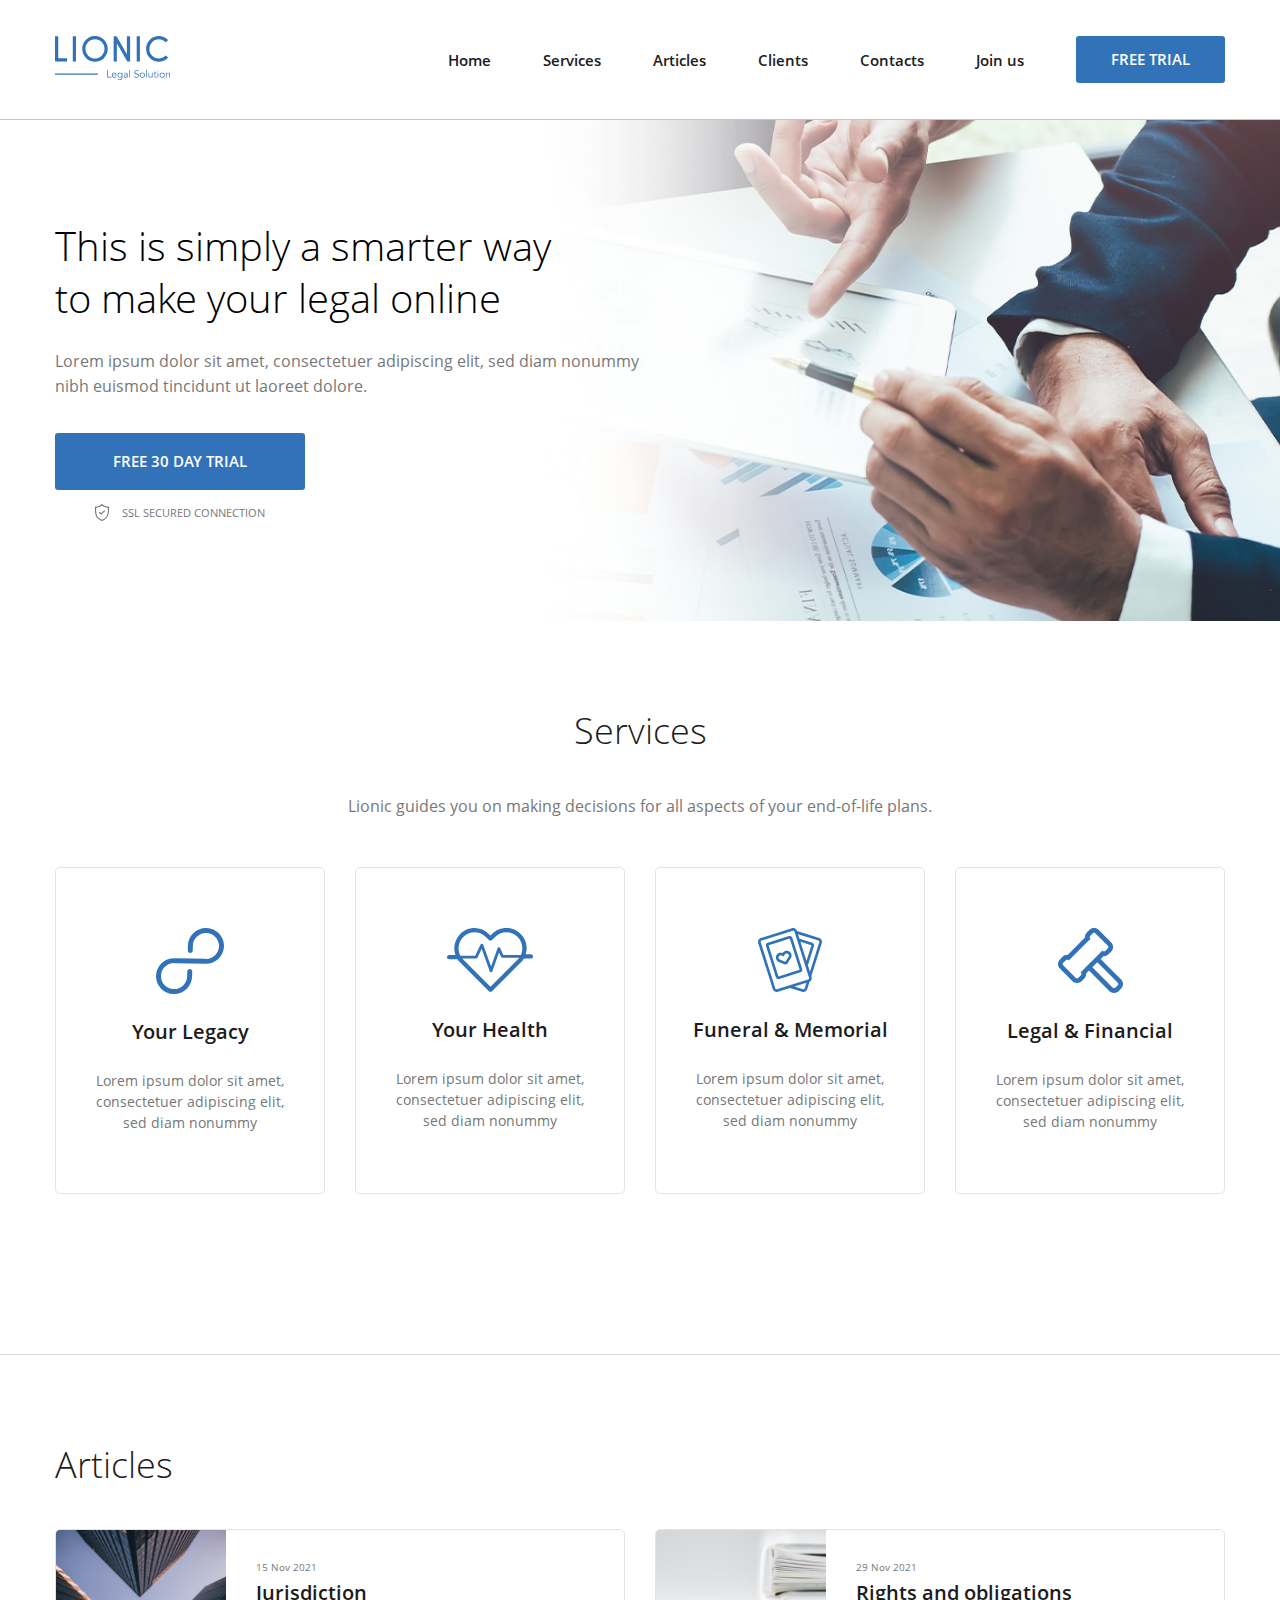
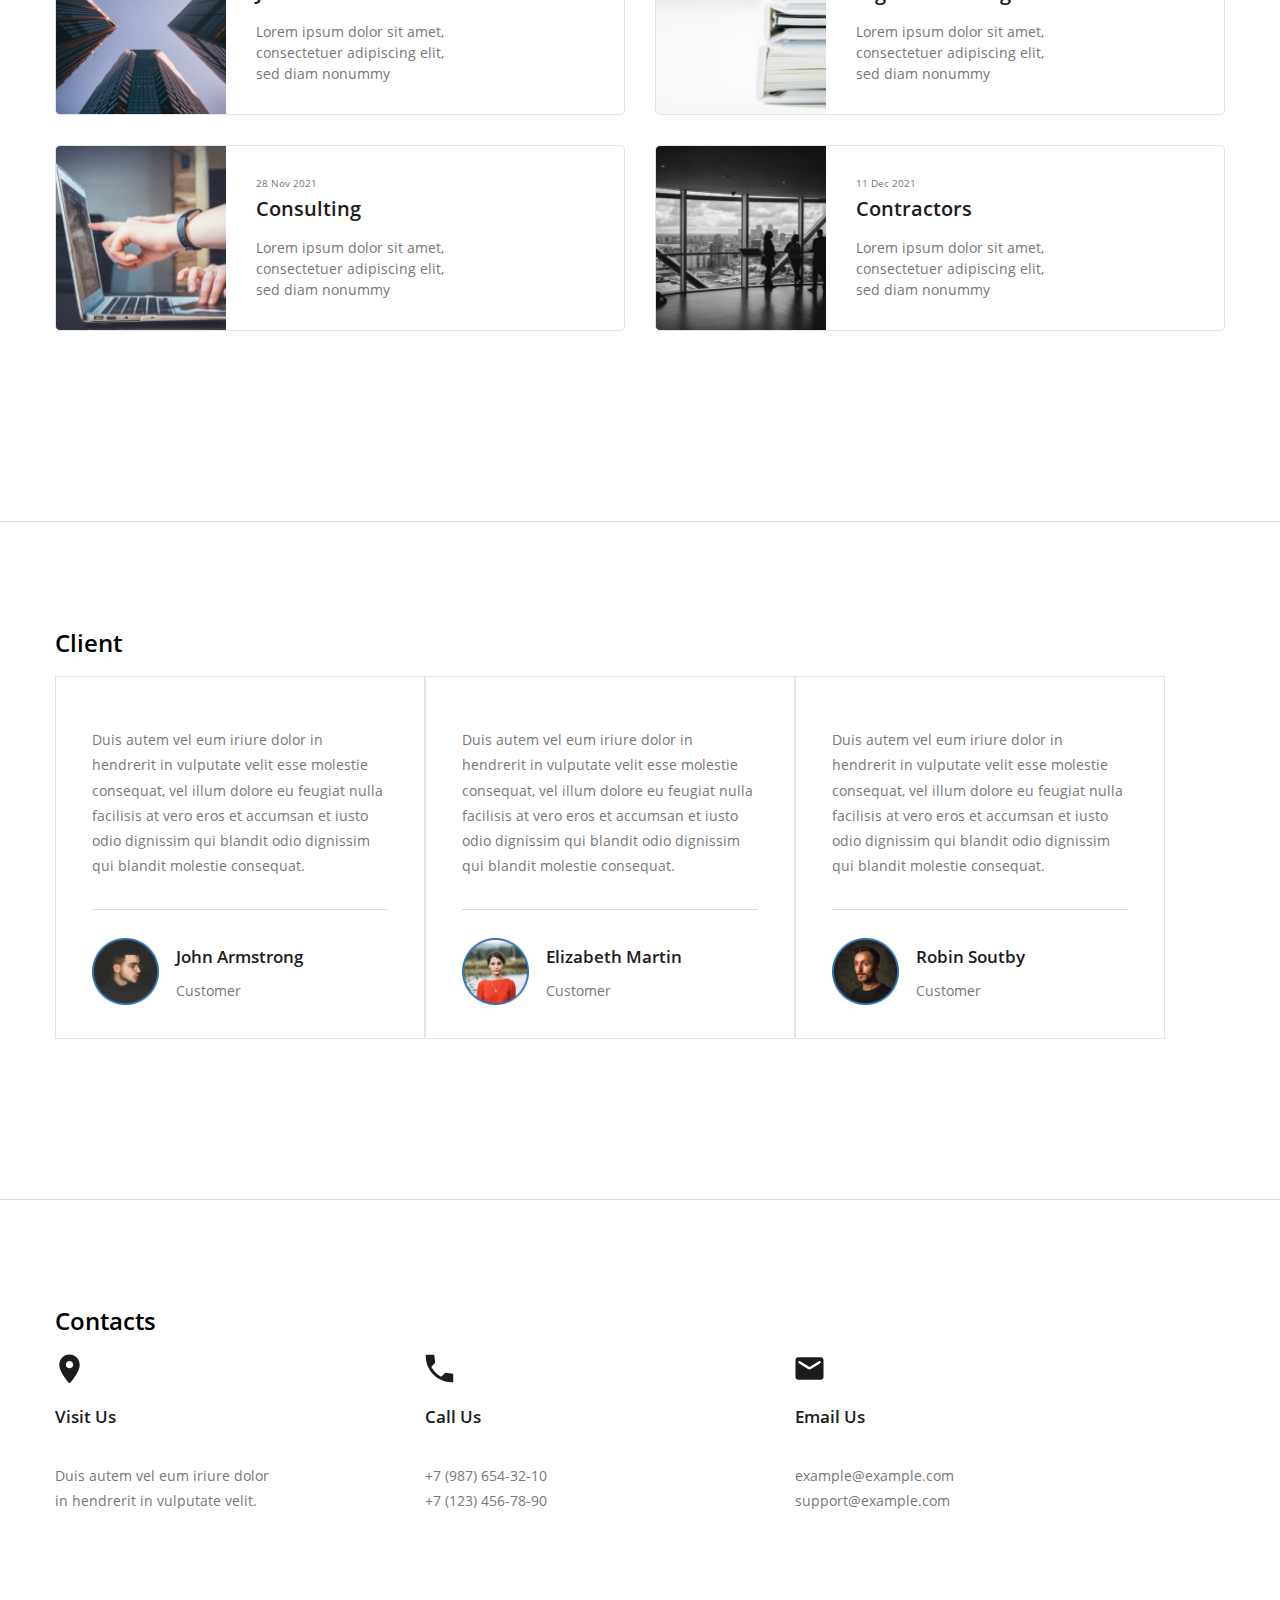
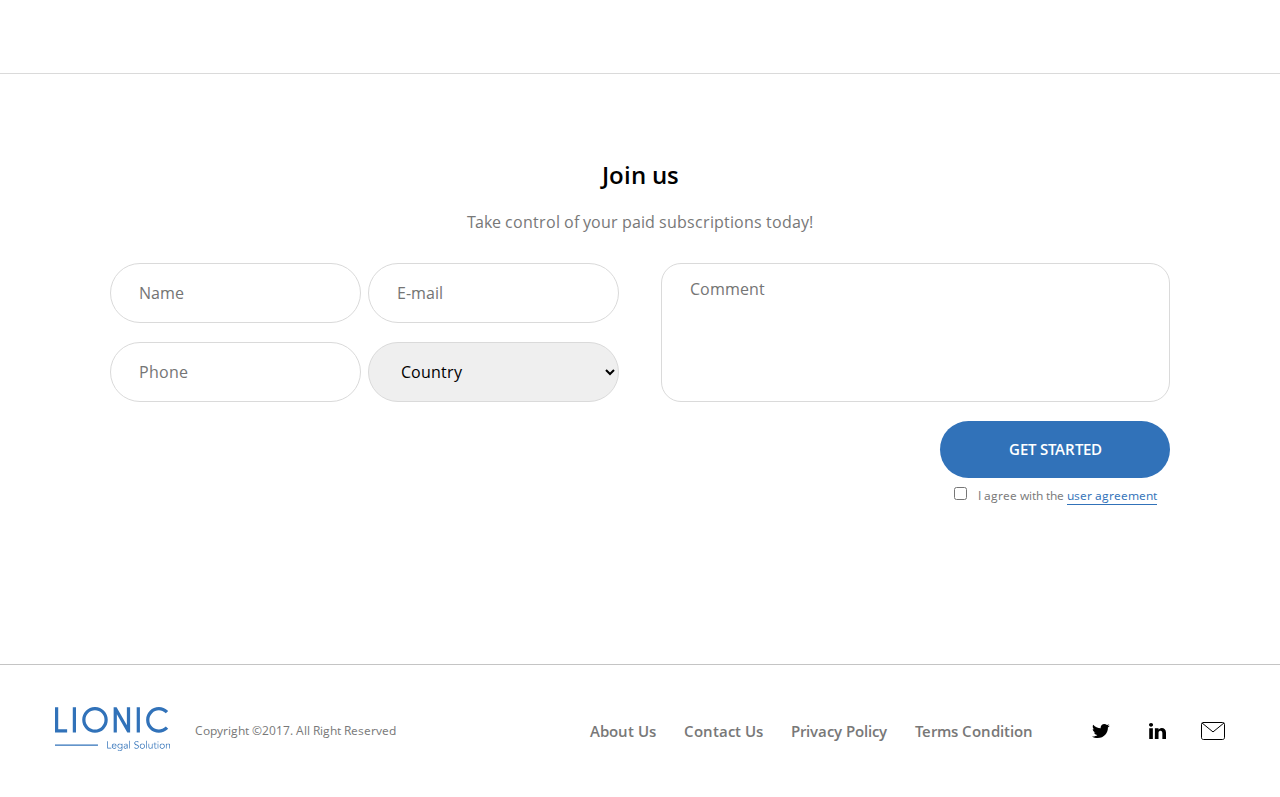
<file: 10/Lesson/index.html>
<!DOCTYPE html>
<html lang="en">

<head>
  <meta charset="UTF-8">
  <meta http-equiv="X-UA-Compatible" content="IE=edge">
  <meta name="viewport" content="width=device-width, initial-scale=1.0">
  <link rel="stylesheet" href="css/normalize.css">
  <link rel="stylesheet" href="css/style.css">
  <title>Lionic</title>
</head>

<body>
  <header class="header">
    <div class="container flex header-container">
      <a href="#" class="header-logo">
        <img src="img/logo.svg" class="header-logo" alt="Logo">
      </a>
      <nav class="header-nav">
        <ul class="header-list list-reset flex">
          <li class="header-list-item">
            <a href="#hero" class="header-link">Home</a>
          </li>
          <li class="header-list-item">
            <a href="#services" class="header-link">Services</a>
          </li>
          <li class="header-list-item">
            <a href="#articles" class="header-link">Articles</a>
          </li>
          <li class="header-list-item">
            <a href="#clients" class="header-link">Clients</a>
          </li>
          <li class="header-list-item">
            <a href="#contacts" class="header-link">Contacts</a>
          </li>
          <li class="header-list-item">
            <a href="#join-us" class="header-link">Join us</a>
          </li>
        </ul>
      </nav>
      <button class="btn btn-header btn-reset">Free trial</button>
    </div>
  </header>
  <main class="main">
    <section id="hero" class="hero">
      <div class="container">
        <div class="hero-content flex">
          <h1 class="hero-title">This is&nbsp;simply a&nbsp;smarter way to&nbsp;make your legal online</h1>
          <p class="hero-descr">Lorem ipsum dolor sit amet, consectetuer adipiscing elit, sed diam nonummy nibh euismod
            tincidunt ut&nbsp;laoreet dolore.</p>
          <div class="hero-wrapper flex">
            <button class="btn hero-btn btn-reset">FREE 30&nbsp;DAY TRIAL</button>
            <span class="hero-secure">SSL secured connection</span>
          </div>
        </div>
      </div>
    </section>
    <section id="services" class="services section-offset">
      <div class="container">
        <h2 class="section-title services-title">Services</h2>
        <p class="section-descr services-descr">Lionic guides you on&nbsp;making decisions for all aspects of&nbsp;your
          end-of-life plans.</p>
        <ul class="services-list list-reset flex">
          <li class="services-item flex">
            <svg class="services-item-icon" width="68" height="66" viewBox="0 0 68 66" fill="none"
              xmlns="http://www.w3.org/2000/svg">
              <path
                d="M50.393 0.00398661C40.438 -0.212013 32.146 7.63799 31.9 17.512L31.776 22.483C31.742 23.839 32.833 24.973 34.2 25.003C35.567 25.032 36.713 23.947 36.746 22.591L36.871 17.62C37.049 10.471 43.062 4.77799 50.271 4.93399C57.478 5.09099 63.201 11.038 63.023 18.187C62.844 25.335 56.831 31.029 49.623 30.872L18.5 30.197C8.54499 29.981 0.252987 37.831 0.00698678 47.705C-0.240013 57.579 7.65099 65.78 17.607 65.995C27.562 66.211 35.854 58.362 36.1 48.488L36.223 43.572C36.257 42.215 35.166 41.082 33.799 41.052C32.432 41.022 31.286 42.108 31.252 43.464L31.129 48.38C30.951 55.529 24.938 61.222 17.729 61.066C10.522 60.909 4.79899 54.962 4.97699 47.813C5.15599 40.664 11.169 34.971 18.377 35.127L49.5 35.802C59.456 36.018 67.747 28.169 67.994 18.295C68.24 8.41999 60.349 0.219987 50.394 0.00498661L50.393 0.00398661Z" />
            </svg>
            <h3 class="services-item-title">Your Legacy</h3>
            <p class="services-item-desc">
              Lorem ipsum dolor sit amet, consectetuer adipiscing elit, sed diam nonummy
            </p>
          </li>
          <li class="services-item flex">
            <svg class="services-item-icon" width="86" height="64" viewBox="0 0 86 64" fill="none"
              xmlns="http://www.w3.org/2000/svg">
              <path
                d="M79.622 20.272C79.622 22.336 79.316 24.352 78.726 26.27H83.868C85.045 26.27 86 27.227 86 28.406C86 29.586 85.045 30.541 83.868 30.541H77.47C77.268 30.541 77.073 30.513 76.888 30.461C76.0053 31.9743 74.9311 33.3675 73.692 34.606L44.972 63.374C44.7741 63.5725 44.539 63.73 44.2802 63.8375C44.0213 63.9449 43.7438 64.0002 43.4635 64.0002C43.1832 64.0002 42.9057 63.9449 42.6468 63.8375C42.388 63.73 42.1529 63.5725 41.955 63.374L13.233 34.606C12.1963 33.5688 11.2752 32.422 10.486 31.186C10.315 31.23 10.136 31.254 9.95 31.254H2.132C1.85176 31.2537 1.57431 31.1983 1.31551 31.0908C1.0567 30.9833 0.821595 30.8259 0.623621 30.6276C0.425646 30.4292 0.268677 30.1938 0.161676 29.9348C0.0546755 29.6758 -0.000261829 29.3983 9.38171e-07 29.118C9.38171e-07 27.938 0.955001 26.982 2.132 26.982H8.447C5.965 19.861 7.56 11.618 13.233 5.93801C15.1066 4.05015 17.3363 2.55313 19.793 1.5338C22.2497 0.514473 24.8843 -0.00687342 27.544 1.15198e-05C32.95 1.15198e-05 38.034 2.10901 41.856 5.93801L43.463 7.54701L45.07 5.93701C46.9438 4.04921 49.1737 2.55231 51.6306 1.53315C54.0874 0.513987 56.7222 -0.0071368 59.382 1.15198e-05C62.0417 -0.00681806 64.6763 0.514553 67.133 1.53388C69.5896 2.55321 71.8194 4.0502 73.693 5.93801C75.5791 7.8172 77.0741 10.0515 78.0918 12.5117C79.1094 14.972 79.6295 17.6096 79.622 20.272ZM70.678 8.95701C69.1987 7.46697 67.4383 6.28548 65.4989 5.48108C63.5595 4.67667 61.4796 4.26536 59.38 4.27101C57.2807 4.26563 55.2012 4.67706 53.2622 5.48146C51.3231 6.28586 49.563 7.46721 48.084 8.95701L44.969 12.077C44.7713 12.2754 44.5364 12.4329 44.2777 12.5403C44.019 12.6478 43.7416 12.7031 43.4615 12.7031C43.1814 12.7031 42.904 12.6478 42.6453 12.5403C42.3866 12.4329 42.1517 12.2754 41.954 12.077L38.84 8.95701C37.3608 7.46718 35.6005 6.28582 33.6613 5.48142C31.7221 4.67703 29.6424 4.26561 27.543 4.27101C25.4437 4.26546 23.3642 4.67682 21.4251 5.48123C19.486 6.28564 17.7259 7.46708 16.247 8.95701C11.173 14.04 10.232 21.718 13.425 27.763H28.236L33.538 16.479C33.783 15.959 34.277 15.634 34.891 15.663C35.1717 15.6764 35.4421 15.7726 35.6681 15.9396C35.8942 16.1065 36.0657 16.3367 36.161 16.601L44.051 38.487L50.542 20.168C50.6364 19.9007 50.8086 19.6678 51.0365 19.4992C51.2643 19.3306 51.5374 19.2341 51.8206 19.2221C52.1038 19.21 52.3842 19.283 52.6255 19.4316C52.8669 19.5802 53.0583 19.7977 53.175 20.056L56.351 27.051H73.852C76.612 21.125 75.554 13.842 70.677 8.95701H70.678ZM16.248 31.586L43.463 58.844L70.678 31.586C71.2253 31.038 71.7323 30.4512 72.195 29.83H55.736C55.179 29.83 54.373 29.573 54.143 29.064L52.046 24.444L45.404 43.189C45.204 43.755 44.67 44.135 44.069 44.136H44.066C43.466 44.136 42.933 43.76 42.729 43.196L34.653 20.798L30.426 29.794C30.192 30.292 29.99 30.541 29.439 30.541H15.293C15.593 30.901 15.912 31.249 16.248 31.586Z" />
            </svg>
            <h3 class="services-item-title">Your Health</h3>
            <p class="services-item-desc">
              Lorem ipsum dolor sit amet, consectetuer adipiscing elit, sed diam nonummy
            </p>
          </li>
          <li class="services-item flex">
            <svg class="services-item-icon" width="64" height="64" viewBox="0 0 64 64" fill="none"
              xmlns="http://www.w3.org/2000/svg">
              <path
                d="M63.8101 15.073L53.3321 48.146L53.5791 48.926C53.7393 49.4264 53.7986 49.9537 53.7536 50.4772C53.7086 51.0008 53.5603 51.5102 53.3171 51.976C52.9241 52.732 52.3171 53.329 51.5701 53.704L51.5611 53.737L49.1941 61.207C48.8722 62.2171 48.1632 63.0585 47.2223 63.5469C46.2815 64.0354 45.1853 64.131 44.1741 63.813L32.0001 59.957L19.8261 63.813C18.8148 64.131 17.7187 64.0354 16.7778 63.5469C15.8369 63.0585 15.1279 62.2171 14.8061 61.207L0.188058 15.074C0.0280711 14.5735 -0.0310613 14.0462 0.0140824 13.5227C0.0592262 12.9991 0.20775 12.4897 0.451058 12.024C0.69167 11.5566 1.02267 11.1416 1.42487 10.8031C1.82706 10.4646 2.29245 10.2093 2.79406 10.052L33.9431 0.187C34.9542 -0.131631 36.0504 -0.0363451 36.9915 0.451969C37.9325 0.940283 38.6415 1.78178 38.9631 2.792L39.0401 3.034C39.0491 3.036 39.0581 3.037 39.0661 3.04L61.2061 10.053C61.7073 10.2103 62.1723 10.4654 62.5743 10.8035C62.9763 11.1417 63.3073 11.5561 63.5481 12.023C64.0401 12.973 64.1331 14.055 63.8101 15.073ZM48.4441 54.75L36.4161 58.559L44.9781 61.271C45.3153 61.3777 45.6811 61.3463 45.9951 61.1835C46.3092 61.0208 46.5458 60.7401 46.6531 60.403L48.4441 54.75ZM51.0371 49.732L36.4211 3.598C36.3142 3.26106 36.078 2.98029 35.7644 2.81736C35.4507 2.65442 35.0852 2.62264 34.7481 2.729L3.60006 12.595C3.26006 12.702 2.98306 12.935 2.81906 13.252C2.73787 13.4073 2.68829 13.5771 2.67319 13.7517C2.65808 13.9263 2.67775 14.1021 2.73106 14.269L17.3471 60.402C17.5691 61.103 18.3201 61.492 19.0211 61.271L31.5611 57.299C31.5891 57.289 31.6171 57.279 31.6461 57.272L50.1691 51.405C50.5091 51.298 50.7861 51.065 50.9491 50.748C51.1141 50.432 51.1451 50.071 51.0371 49.731V49.732ZM48.4971 32.885L53.4461 17.265L42.4451 13.781L48.4971 32.885ZM61.1801 13.25C61.0998 13.0945 60.9896 12.9565 60.8557 12.8439C60.7218 12.7313 60.567 12.6464 60.4001 12.594L40.0231 6.14L41.4691 10.701C41.5571 10.711 41.6451 10.729 41.7321 10.757L54.2501 14.722C54.5841 14.8269 54.894 14.9969 55.1619 15.2223C55.4299 15.4477 55.6505 15.7239 55.8111 16.035C55.9734 16.3456 56.0726 16.6852 56.1028 17.0344C56.133 17.3835 56.0937 17.7352 55.9871 18.069L49.8951 37.297L51.9331 43.731L61.2681 14.267C61.3751 13.927 61.3441 13.567 61.1801 13.25ZM30.9401 23.336C31.5152 23.6323 32.0259 24.0398 32.4425 24.5349C32.8591 25.0299 33.1733 25.6027 33.3671 26.22C33.5725 26.8654 33.633 27.5483 33.5443 28.2198C33.4557 28.8913 33.22 29.535 32.8541 30.105L29.6411 35.126C29.3916 35.5142 29.0489 35.8336 28.6441 36.0552C28.2393 36.2767 27.7855 36.3932 27.3241 36.394C26.9701 36.394 26.6161 36.326 26.2841 36.19L20.7651 33.936C20.1378 33.6806 19.5745 33.29 19.1154 32.792C18.6563 32.2941 18.3127 31.701 18.1091 31.055C17.9119 30.4388 17.8389 29.7897 17.8943 29.1451C17.9498 28.5006 18.1326 27.8734 18.4321 27.3C18.7284 26.7249 19.1359 26.2142 19.631 25.7976C20.126 25.3811 20.6988 25.0668 21.3161 24.873C22.3839 24.5378 23.5338 24.5745 24.5781 24.977C25.1998 24.0462 26.1189 23.3539 27.1851 23.013C27.8013 22.8161 28.4504 22.7433 29.0949 22.7987C29.7394 22.8541 30.3665 23.0368 30.9401 23.336ZM30.8251 27.025C30.7361 26.742 30.5919 26.4795 30.4009 26.2526C30.2098 26.0257 29.9757 25.8389 29.7121 25.703C29.4491 25.5656 29.1615 25.4818 28.8659 25.4564C28.5703 25.431 28.2726 25.4645 27.9901 25.555C27.6178 25.6716 27.2823 25.8833 27.0168 26.1692C26.7513 26.455 26.565 26.8051 26.4761 27.185C26.4221 27.4083 26.3114 27.6139 26.1547 27.7819C25.998 27.9499 25.8006 28.0747 25.5816 28.1441C25.3626 28.2135 25.1294 28.2251 24.9045 28.178C24.6797 28.1309 24.4708 28.0265 24.2981 27.875C24.0064 27.6158 23.6523 27.4371 23.2705 27.3565C22.8888 27.2758 22.4926 27.296 22.1211 27.415C21.838 27.5042 21.5755 27.6487 21.3488 27.8401C21.122 28.0315 20.9355 28.266 20.8001 28.53C20.6627 28.793 20.5789 29.0806 20.5535 29.3762C20.5281 29.6718 20.5616 29.9694 20.6521 30.252C20.8271 30.805 21.2371 31.249 21.7751 31.469L27.2931 33.723C27.3114 33.731 27.3322 33.7317 27.3511 33.725C27.3696 33.7194 27.3856 33.7074 27.3961 33.691L30.6091 28.669C30.9231 28.179 31.0021 27.581 30.8261 27.027L30.8251 27.025ZM44.1721 40.932C44.2788 41.2656 44.3183 41.6171 44.2882 41.966C44.2582 42.315 44.1592 42.6545 43.9971 42.965C43.8365 43.2764 43.6158 43.5529 43.3477 43.7785C43.0796 44.004 42.7694 44.1742 42.4351 44.279L21.2401 50.994C20.5659 51.2062 19.835 51.1426 19.2077 50.817C18.5803 50.4914 18.1076 49.9305 17.8931 49.257L8.01306 18.07C7.90624 17.7362 7.8667 17.3846 7.89674 17.0355C7.92678 16.6863 8.0258 16.3466 8.18806 16.036C8.34862 15.7249 8.56923 15.4487 8.83717 15.2233C9.1051 14.9979 9.41503 14.8279 9.74906 14.723L30.9451 8.009C31.6194 7.79619 32.3506 7.85955 32.9782 8.18519C33.6059 8.51083 34.0788 9.07215 34.2931 9.746L44.1721 40.932ZM41.6301 41.737L31.7501 10.551L21.9781 13.645L10.5531 17.264L20.4331 48.45L41.6301 41.737Z" />
            </svg>
            <h3 class="services-item-title">Funeral &amp;&nbsp;Memorial</h3>
            <p class="services-item-desc">
              Lorem ipsum dolor sit amet, consectetuer adipiscing elit, sed diam nonummy
            </p>
          </li>
          <li class="services-item flex">
            <svg class="services-item-icon" width="65" height="65" viewBox="0 0 65 65" fill="none"
              xmlns="http://www.w3.org/2000/svg">
              <path
                d="M63.131 51.506C64.3269 52.7045 64.9985 54.3285 64.9985 56.0215C64.9985 57.7146 64.3269 59.3385 63.131 60.537L60.54 63.13C59.9482 63.7249 59.2442 64.1965 58.4689 64.5175C57.6935 64.8385 56.8622 65.0025 56.023 65C55.184 65.0024 54.3529 64.8384 53.5777 64.5174C52.8025 64.1964 52.0987 63.7249 51.507 63.13L30.988 42.613L28.126 45.475C28.2028 46.397 28.077 47.3246 27.7574 48.1928C27.4378 49.061 26.9322 49.8488 26.276 50.501L23.55 53.227C22.9583 53.8218 22.2545 54.2934 21.4793 54.6143C20.7042 54.9353 19.873 55.0994 19.034 55.097C18.1952 55.0993 17.3642 54.9352 16.5892 54.6142C15.8142 54.2932 15.1106 53.8217 14.519 53.227L1.86503 40.575C0.66925 39.3767 -0.00231934 37.7529 -0.00231934 36.06C-0.00231934 34.3671 0.66925 32.7434 1.86503 31.545L4.59103 28.819C5.24326 28.1629 6.03107 27.6573 6.89928 27.3377C7.76748 27.0182 8.69507 26.8923 9.61703 26.969L26.97 9.61902C26.8953 8.69769 27.0219 7.77112 27.341 6.90358C27.6601 6.03605 28.1641 5.24832 28.818 4.59502L31.543 1.87002C32.1347 1.27539 32.8383 0.803958 33.6133 0.48298C34.3883 0.162003 35.2192 -0.00214761 36.058 2.1214e-05C37.764 2.1214e-05 39.368 0.664021 40.574 1.87002L53.227 14.522C54.4226 15.7205 55.094 17.3442 55.094 19.037C55.094 20.7298 54.4226 22.3536 53.227 23.552L50.502 26.278C49.8497 26.9342 49.0617 27.4398 48.1933 27.7594C47.3249 28.079 46.3972 28.2048 45.475 28.128L42.613 30.99L63.131 51.506ZM31.164 35.784L35.783 31.165L39.243 27.705L44.398 22.551L44.798 22.951C45.126 23.279 45.556 23.443 45.986 23.443C46.416 23.443 46.846 23.279 47.175 22.951L49.9 20.226C50.0561 20.07 50.1798 19.8848 50.2643 19.681C50.3487 19.4771 50.3922 19.2587 50.3922 19.038C50.3922 18.8174 50.3487 18.5989 50.2643 18.3951C50.1798 18.1912 50.0561 18.006 49.9 17.85L37.246 5.19702C37.0901 5.04084 36.905 4.91699 36.7011 4.83256C36.4972 4.74813 36.2787 4.70479 36.058 4.70502C35.628 4.70502 35.198 4.86902 34.87 5.19702L32.144 7.92202C31.9879 8.07804 31.864 8.26332 31.7794 8.46725C31.6949 8.67118 31.6514 8.88977 31.6514 9.11052C31.6514 9.33128 31.6949 9.54987 31.7794 9.7538C31.864 9.95773 31.9879 10.143 32.144 10.299L32.544 10.699L10.694 32.546L10.294 32.146C10.1381 31.9898 9.95296 31.866 9.74909 31.7816C9.54523 31.6971 9.32669 31.6538 9.10603 31.654C8.67603 31.654 8.24603 31.818 7.91803 32.146L5.19303 34.87C5.03701 35.026 4.91325 35.2112 4.82881 35.4151C4.74437 35.6189 4.70091 35.8374 4.70091 36.058C4.70091 36.2787 4.74437 36.4971 4.82881 36.701C4.91325 36.9048 5.03701 37.09 5.19303 37.246L17.846 49.9C18.174 50.228 18.604 50.392 19.034 50.392C19.464 50.392 19.894 50.228 20.223 49.9L22.948 47.175C23.1042 47.019 23.2281 46.8337 23.3126 46.6298C23.3971 46.4259 23.4407 46.2073 23.4407 45.9865C23.4407 45.7658 23.3971 45.5472 23.3126 45.3433C23.2281 45.1393 23.1042 44.954 22.948 44.798L22.548 44.398L27.703 39.244L31.164 35.784ZM59.804 54.834L39.285 34.317L34.315 39.287L54.835 59.803C55.162 60.131 55.593 60.295 56.023 60.295C56.453 60.295 56.883 60.131 57.211 59.803L59.804 57.21C59.9601 57.054 60.0838 56.8688 60.1683 56.665C60.2527 56.4611 60.2962 56.2427 60.2962 56.022C60.2962 55.8014 60.2527 55.5829 60.1683 55.3791C60.0838 55.1752 59.9601 54.99 59.804 54.834Z" />
            </svg>
            <h3 class="services-item-title">Legal &amp;&nbsp;Financial</h3>
            <p class="services-item-desc">
              Lorem ipsum dolor sit amet, consectetuer adipiscing elit, sed diam nonummy
            </p>
          </li>
        </ul>
      </div>
    </section>
    <section id="articles" class="articles section-offset">
      <div class="container">
        <h2 class="section-title articles-title">Articles</h2>
        <ul class="articles-list list-reset flex">
          <li class="articles-item">
            <article class="blog-preview flex">
              <a href="#" class="blog-preview-link flex">
                <img src="img/blog-1.jpg" alt="blog-1" class="blog-preview-img">
                <div class="blog-preview-text">
                  <time class="blog-preview-time" datetime="2021-11-15 19:30">
                    15 Nov 2021
                  </time>
                  <h3 class="blog-preview-title">
                    Jurisdiction
                  </h3>
                  <p class="blog-preview-discr">
                    Lorem ipsum dolor sit amet, consectetuer adipiscing elit, sed diam nonummy
                  </p>
                </div>
              </a>
            </article>
          </li>
          <li class="articles-item">
            <article class="blog-preview flex">
              <a href="#" class="blog-preview-link flex">
                <img src="img/blog-2.jpg" alt="blog-2" class="blog-preview-img">
                <div class="blog-preview-text">
                  <time class="blog-preview-time" datetime="2021-11-15 19:30">
                    29 Nov 2021
                  </time>
                  <h3 class="blog-preview-title">
                    Rights and obligations
                  </h3>
                  <p class="blog-preview-discr">
                    Lorem ipsum dolor sit amet, consectetuer adipiscing elit, sed diam nonummy
                  </p>
                </div>
              </a>
            </article>
          </li>
          <li class="articles-item">
            <article class="blog-preview flex">
              <a href="#" class="blog-preview-link flex">
                <img src="img/blog-3.jpg" alt="blog-3" class="blog-preview-img">
                <div class="blog-preview-text">
                  <time class="blog-preview-time" datetime="2021-11-15 19:30">
                    28 Nov 2021
                  </time>
                  <h3 class="blog-preview-title">
                    Consulting
                  </h3>
                  <p class="blog-preview-discr">
                    Lorem ipsum dolor sit amet, consectetuer adipiscing elit, sed diam nonummy
                  </p>
                </div>
              </a>
            </article>
          </li>
          <li class="articles-item">
            <article class="blog-preview flex">
              <a href="#" class="blog-preview-link flex">
                <img src="img/blog-4.jpg" alt="blog-4" class="blog-preview-img">
                <div class="blog-preview-text">
                  <time class="blog-preview-time" datetime="2021-11-15 19:30">
                    11 Dec 2021
                  </time>
                  <h3 class="blog-preview-title">
                    Contractors
                  </h3>
                  <p class="blog-preview-discr">
                    Lorem ipsum dolor sit amet, consectetuer adipiscing elit, sed diam nonummy
                  </p>
                </div>
              </a>
            </article>
          </li>
        </ul>
      </div>
    </section>
    <section id="clients" class="clients section-offset">
      <div class="container">
        <h2 class="selection-title clients-title">Client</h2>
        <ul class="clients-list list-reset flex">
          <li class="clients-item flex">
            <p class="clients-item-descr">
              Duis autem vel eum iriure dolor in hendrerit in vulputate velit esse molestie consequat, vel illum dolore
              eu feugiat nulla facilisis at vero eros et accumsan et iusto odio dignissim qui blandit odio dignissim qui
              blandit molestie consequat.
            </p>
            <div class="clients-user flex">
              <div class="clients-avatar">
                <img src="img/client-1.jpg" alt="John Armstrong">
              </div>
              <div class="clients-text">
                <div class="clients-name">
                  John Armstrong
                </div>
                <span class="clients-post">Customer</span>
              </div>
            </div>
          </li>
          <li class="clients-item flex">
            <p class="clients-item-descr">
              Duis autem vel eum iriure dolor in hendrerit in vulputate velit esse molestie consequat, vel illum dolore
              eu feugiat nulla facilisis at vero eros et accumsan et iusto odio dignissim qui blandit odio dignissim qui
              blandit molestie consequat.
            </p>
            <div class="clients-user flex">
              <div class="clients-avatar">
                <img src="img/client-2.jpg" alt="Elizabeth Martin">
              </div>
              <div class="clients-text">
                <div class="clients-name">
                  Elizabeth Martin
                </div>
                <span class="clients-post">Customer</span>
              </div>
            </div>
          </li>
          <li class="clients-item flex">
            <p class="clients-item-descr">
              Duis autem vel eum iriure dolor in hendrerit in vulputate velit esse molestie consequat, vel illum dolore
              eu feugiat nulla facilisis at vero eros et accumsan et iusto odio dignissim qui blandit odio dignissim qui
              blandit molestie consequat.
            </p>
            <div class="clients-user flex">
              <div class="clients-avatar">
                <img src="img/client-3.jpg" alt="Robin Soutby">
              </div>
              <div class="clients-text">
                <div class="clients-name">
                  Robin Soutby
                </div>
                <span class="clients-post">Customer</span>
              </div>
            </div>
          </li>
        </ul>
      </div>
    </section>
    <section id="contacts" class="contacts section-offset">
      <div class="container">
        <h2 class="selection-title contacts-title">Contacts</h2>
        <address class="contacts-address">
          <ul class="contacts-list list-reset flex">
            <li class="contacts-item contacts-item-point flex">
              <strong class="contacts-item-caption">Visit Us</strong>
              <p class="contacts-item-text">
                Duis autem vel eum iriure dolor in&nbsp;hendrerit in&nbsp;vulputate velit.
              </p>
            </li>
            <li class="contacts-item contacts-item-tel flex">
              <strong class="contacts-item-caption">Call Us</strong>
              <a href="tel:+79876543210" class="contacts-item-link">+7 (987) 654-32-10</a>
              <a href="tel:+71234567890" class="contacts-item-link">+7 (123) 456-78-90</a>
            </li>
            <li class="contacts-item contacts-item-mail flex">
              <strong class="contacts-item-caption">Email Us</strong>
              <a href="mailtool:example@example.com" class="contacts-item-link">example@example.com</a>
              <a href="mailtool:support@example.com" class="contacts-item-link">support@example.com</a>
            </li>
          </ul>
        </address>
      </div>
    </section>
    <section id="join-us" class="join-us section-offset">
      <div class="container">
        <h2 class="selection-title join-us-title">Join us</h2>
        <p class="section-descr join-us-descr">
          Take control of&nbsp;your paid subscriptions today!
        </p>
        <form action="https://jsonplaceholder.typicode.com/posts" method="POST" class="form">
          <div class="form-top flex">
            <div class="form-left flex">
              <input class="form-input" type="text" name="name" placeholder="Name" required>
              <input class="form-input" type="email" name="email" placeholder="E-mail" required>
              <input class="form-input" type="tel" name="phone" placeholder="Phone" required>
              <select class="form-select" name="country">
                <option value="Country" disabled selected>Country</option>
                <option value="United Kingdom">United Kingdom</option>
                <option value="United States">United States</option>
                <option value="France">France</option>
                <option value="Germany">Germany</option>
                <option value="Spain">Spain</option>
                <option value="Estonia">Estonia</option>
              </select>
            </div>
            <div class="form-right">
              <textarea class="form-textarea" name="comment" placeholder="Comment"></textarea>
            </div>
          </div>
          <div class="form-buttom flex">
            <div class="form-wrapper flex">
              <button class="btn btn-reset form-btn">Get Started</button>
              <label class="form-check">
                <input type="checkbox" required>
                I agree with the <a class="form-check-link" href="#">user agreement</a>
              </label>
            </div>
          </div>
        </form>
      </div>
    </section>
  </main>
  <footer class="footer">
    <div class="container flex footer-container">
      <div class="footer-left flex">
        <a href="#" class="footer-logo">
          <img src="img/logo.svg" alt="Logo">
        </a>
        <small class="footer-copy">
          Copyright ©2017. All Right Reserved
        </small>
      </div>
      <div class="footer-right flex">
        <nav class="footer-nav">
          <ul class="footer-list list-reset flex">
            <li class="footer-item">
              <a href="#" target="_blank" class="footer-link">About Us</a>
            </li>
            <li class="footer-item">
              <a href="#" target="_blank" class="footer-link">Contact Us</a>
            </li>
            <li class="footer-item">
              <a href="#" target="_blank" class="footer-link">Privacy Policy</a>
            </li>
            <li class="footer-item">
              <a href="#" target="_blank" class="footer-link">Terms Condition</a>
            </li>
          </ul>
        </nav>
        <ul class="social flex list-reset">
          <li class="social-item">
            <a href="#" class="social-link social-link-tw">
              <svg width="18" height="14" viewBox="0 0 18 14" fill="none" xmlns="http://www.w3.org/2000/svg">
                <g clip-path="url(#clip0_9_2)">
                  <path
                    d="M17.719 1.65632C17.0672 1.93749 16.3672 2.12756 15.6312 2.213C16.3824 1.77569 16.9578 1.08271 17.2295 0.257952C16.516 0.66998 15.7351 0.960048 14.9207 1.11556C14.258 0.428779 13.313 0 12.2675 0C10.2607 0 8.63311 1.58169 8.63311 3.53391C8.63311 3.81052 8.66516 4.08038 8.72676 4.33947C5.70575 4.19186 3.02744 2.78497 1.2347 0.647183C0.921659 1.16929 0.742478 1.77633 0.742478 2.42402C0.742478 3.64991 1.38427 4.73153 2.35946 5.36512C1.78217 5.34773 1.21754 5.19623 0.712779 4.9233V4.96795C0.712779 6.68033 1.96554 8.10817 3.6285 8.4329C3.32302 8.51427 3.00243 8.55679 2.67076 8.55679C2.43627 8.55679 2.20876 8.53521 1.98651 8.49457C2.44908 9.89809 3.7915 10.9197 5.38164 10.9486C4.13761 11.8967 2.57008 12.4619 0.867562 12.4619C0.574324 12.4619 0.284511 12.4449 0 12.4115C1.60887 13.4145 3.51914 14 5.57194 14C12.2576 14 15.914 8.61508 15.914 3.94522C15.914 3.79191 15.9105 3.63974 15.9029 3.48812C16.6153 2.98716 17.2303 2.36688 17.719 1.65632Z" />
                </g>
                <defs>
                  <clipPath id="clip0_9_2">
                    <rect width="18" height="14" fill="white" />
                  </clipPath>
                </defs>
              </svg>
            </a>
          </li>
          <li class="social-item">
            <a href="#" class="social-link social-link-linkedin">
              <svg width="17" height="16" viewBox="0 0 17 16" fill="none" xmlns="http://www.w3.org/2000/svg">
                <g clip-path="url(#clip0_9_0)">
                  <path
                    d="M3.85973 15.999V5.20386H0.215035V15.999H3.85973ZM2.03785 3.72907C3.30882 3.72907 4.09994 2.90013 4.09994 1.86422C4.07626 0.804959 3.30887 -0.000976562 2.06197 -0.000976562C0.815269 -0.000976562 0 0.804975 0 1.86422C0 2.90018 0.790923 3.72907 2.01406 3.72907H2.03774H2.03785ZM5.87706 15.999H9.52175V9.97048C9.52175 9.64784 9.54543 9.32554 9.64168 9.0949C9.90516 8.45027 10.5049 7.78262 11.5117 7.78262C12.8305 7.78262 13.3582 8.77258 13.3582 10.2238V15.999H17.0026V9.8091C17.0026 6.49325 15.2045 4.95042 12.8065 4.95042C10.8404 4.95042 9.9771 6.03237 9.49751 6.76928H9.52184V5.20363H5.87714C5.92497 6.21659 5.87714 15.9988 5.87714 15.9988L5.87706 15.999Z" />
                </g>
                <defs>
                  <clipPath id="clip0_9_0">
                    <rect width="17" height="16" fill="white" />
                  </clipPath>
                </defs>
              </svg>
            </a>
          </li>
          <li class="social-item">
            <a href="#" class="social-link social-link-mail">
              <svg width="24" height="18" viewBox="0 0 24 18" fill="none" xmlns="http://www.w3.org/2000/svg">
                <path
                  d="M2.4 0.5H21.6C22.6747 0.5 23.5 1.31855 23.5 2.25V15.75C23.5 16.6814 22.6747 17.5 21.6 17.5H2.4C1.32525 17.5 0.5 16.6814 0.5 15.75V2.25C0.5 1.31855 1.32525 0.5 2.4 0.5Z"
                  stroke-linecap="round" stroke-linejoin="round" />
                <path d="M22.8478 1.0625L12 9.93794L1.15222 1.0625" stroke-linecap="round" stroke-linejoin="round" />
              </svg>
            </a>
          </li>
        </ul>
      </div>
    </div>
  </footer>
</body>

</html>
</file>
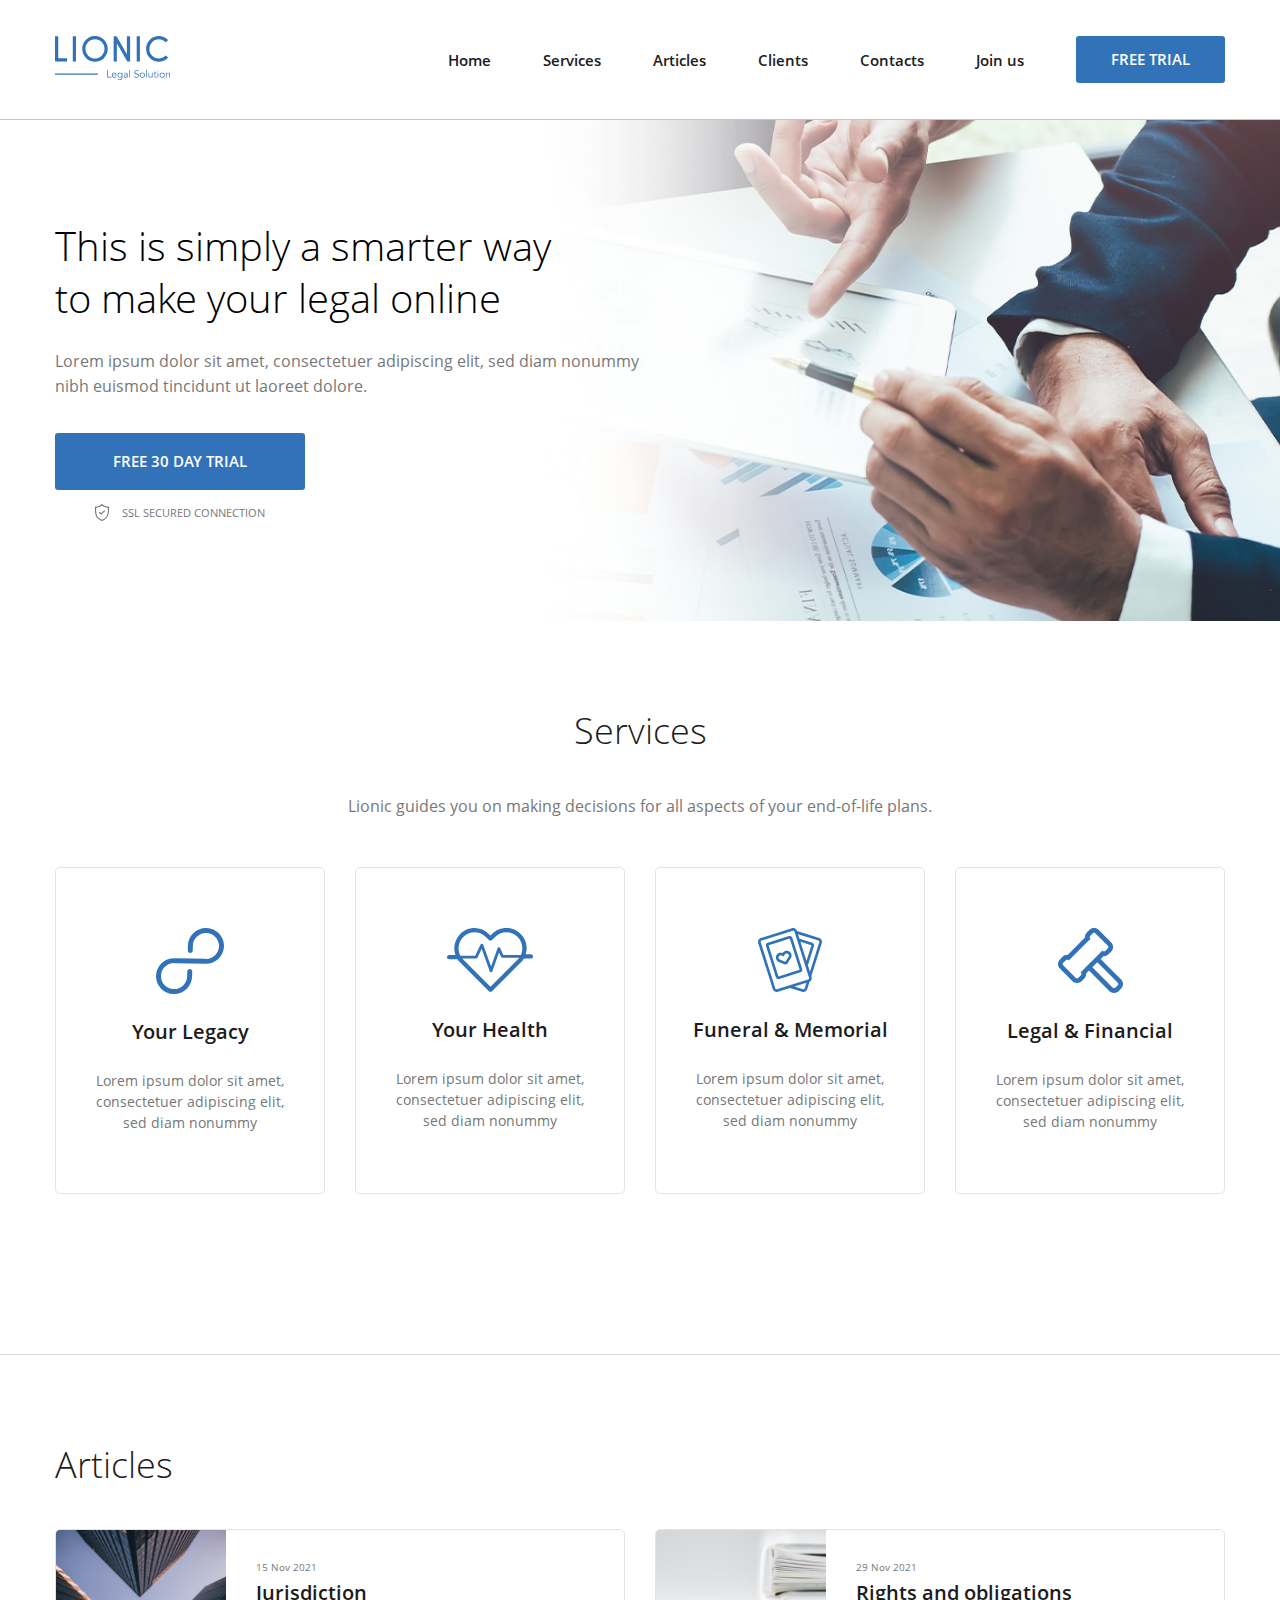
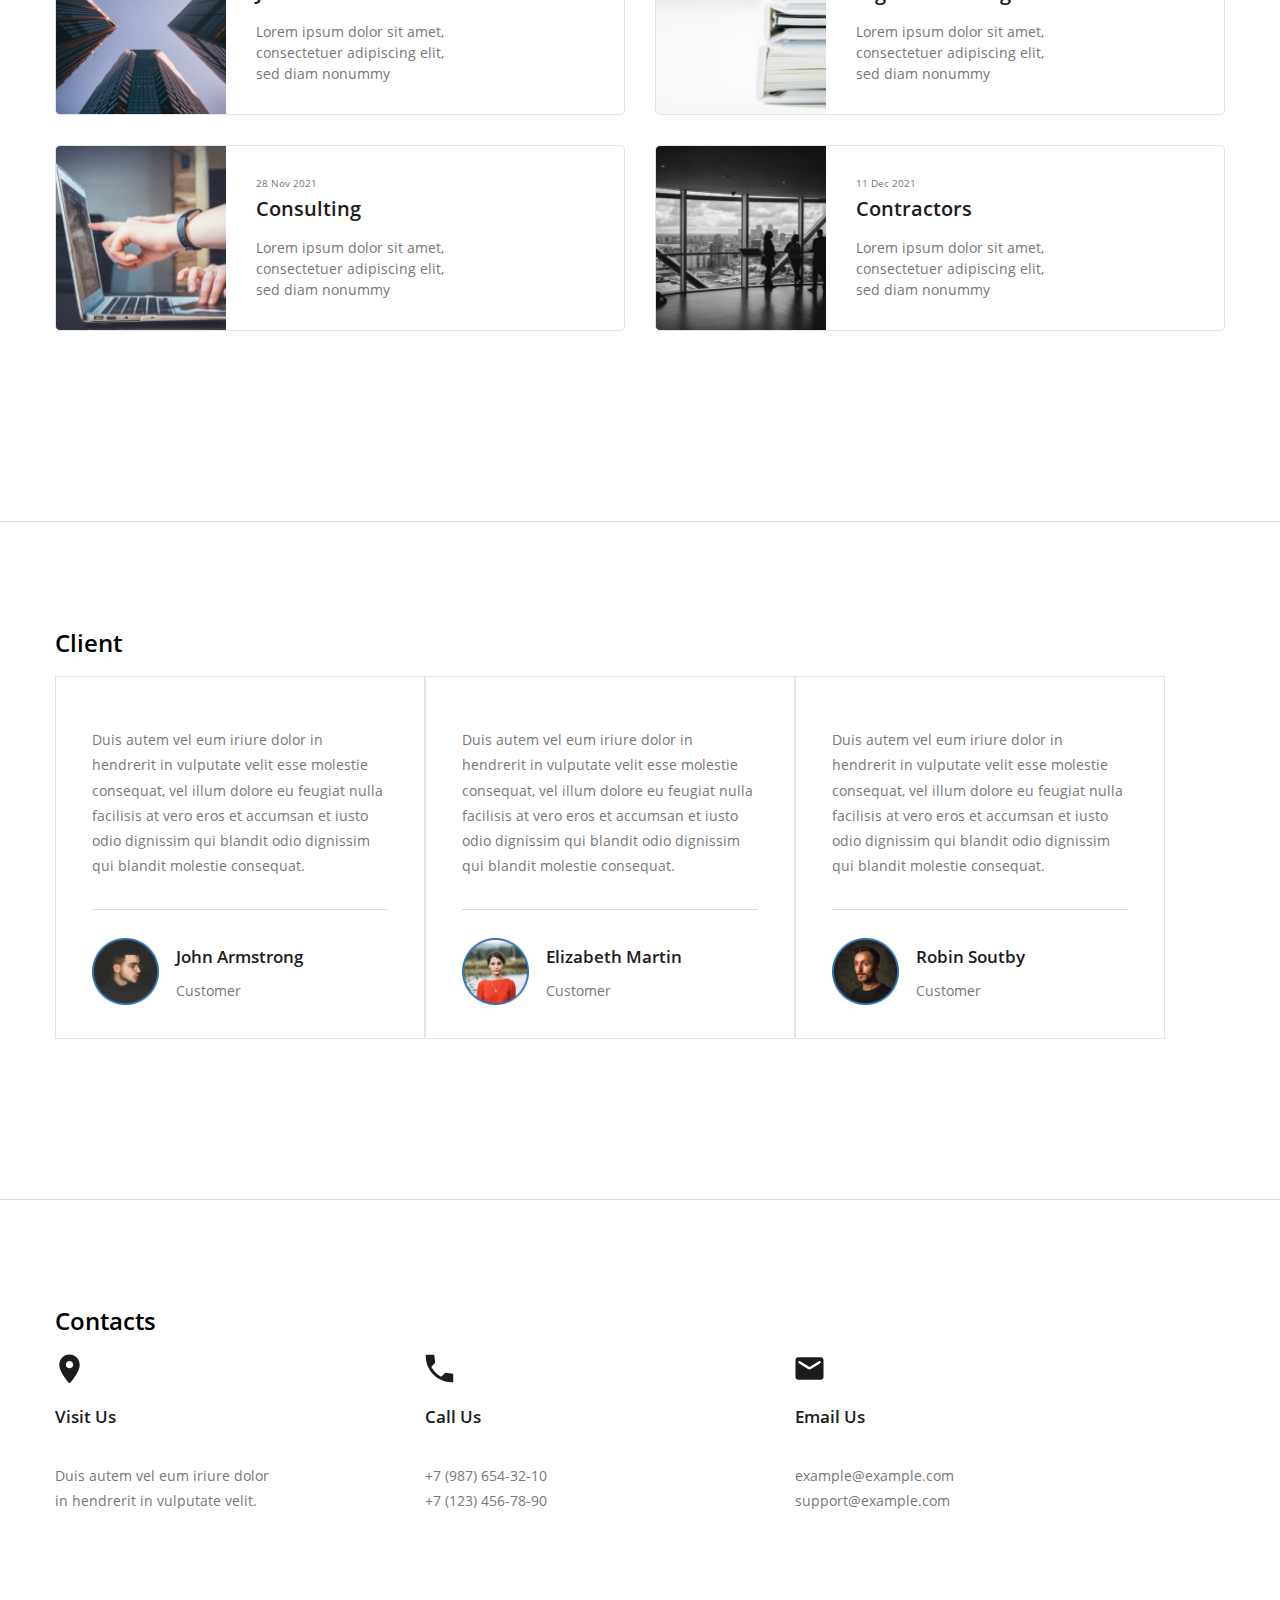
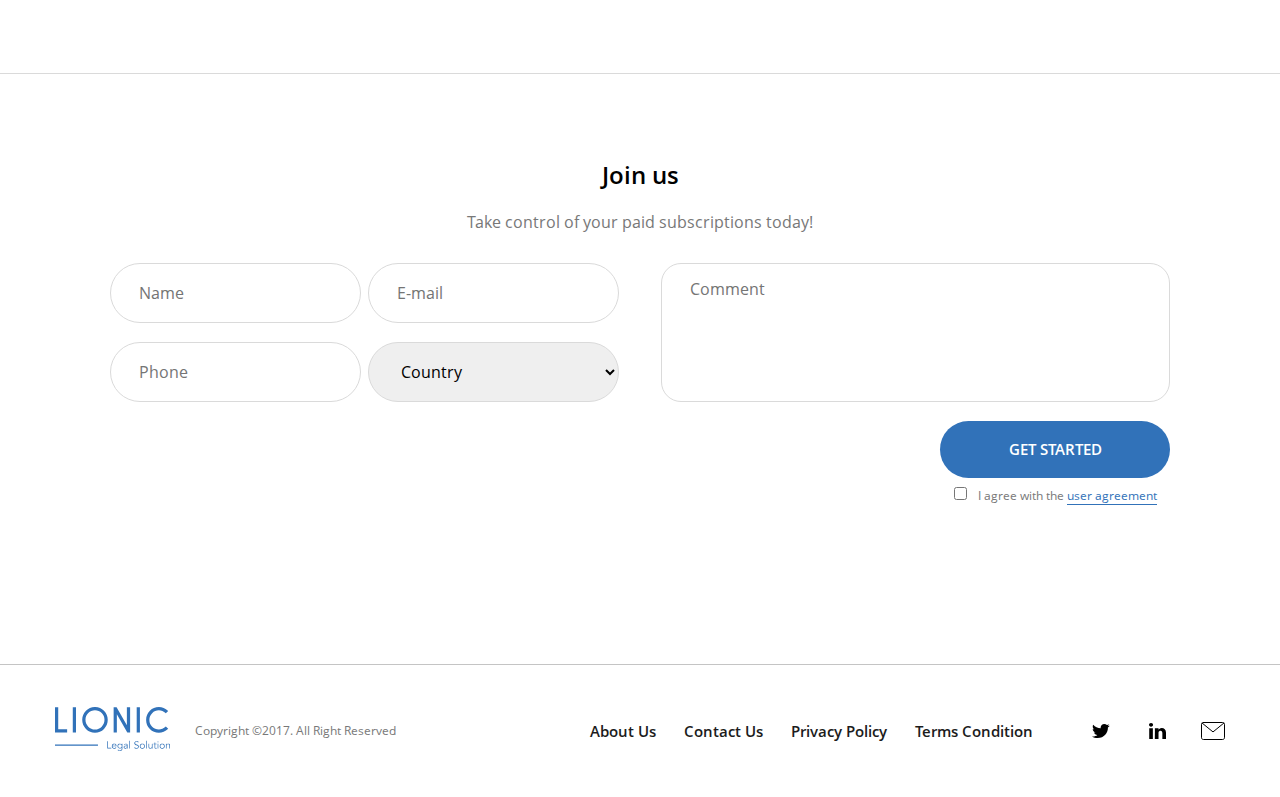
<file: 11/Lesson/index.html>
<!DOCTYPE html>
<html lang="en">

<head>
  <meta charset="UTF-8">
  <meta http-equiv="X-UA-Compatible" content="IE=edge">
  <meta name="viewport" content="width=device-width, initial-scale=1.0">
  <link rel="stylesheet" href="css/normalize.css">
  <link rel="stylesheet" href="css/style.css">
  <title>Lionic</title>
</head>

<body>
  <header class="header" id="home">
    <div class="container flex header__container">
      <a href="#" class="header__logo">
        <img src="img/logo.svg" alt="Logo">
      </a>
      <nav class="header__nav" title="Главное меню">
        <ul class="nav__list list-reset flex">
          <li class="nav__item">
            <a href="#hero" class="nav__link">Home</a>
          </li>
          <li class="nav__item">
            <a href="#services" class="nav__link">Services</a>
          </li>
          <li class="nav__item">
            <a href="#articles" class="nav__link">Articles</a>
          </li>
          <li class="nav__item">
            <a href="#clients" class="nav__link">Clients</a>
          </li>
          <li class="nav__item">
            <a href="#contacts" class="nav__link">Contacts</a>
          </li>
          <li class="nav__item">
            <a href="#join-us" class="nav__link">Join us</a>
          </li>
        </ul>
      </nav>
      <button class="header__btn btn btn-reset">Free trial</button>
    </div>
  </header>
  <main class="main">
    <section id="hero" class="hero">
      <div class="container">
        <div class="hero-content flex">
          <h1 class="hero-title">This is&nbsp;simply a&nbsp;smarter way to&nbsp;make your legal online</h1>
          <p class="hero-descr">Lorem ipsum dolor sit amet, consectetuer adipiscing elit, sed diam nonummy nibh euismod
            tincidunt ut&nbsp;laoreet dolore.</p>
          <div class="hero-wrapper flex">
            <button class="btn hero-btn btn-reset">FREE 30&nbsp;DAY TRIAL</button>
            <span class="hero-secure">SSL secured connection</span>
          </div>
        </div>
      </div>
    </section>
    <section id="services" class="services section-offset">
      <div class="container">
        <h2 class="section-title services-title">Services</h2>
        <p class="section-descr services-descr">Lionic guides you on&nbsp;making decisions for all aspects of&nbsp;your
          end-of-life plans.</p>
        <ul class="services-list list-reset flex">
          <li class="services-item flex">
            <svg class="services-item-icon" width="68" height="66" viewBox="0 0 68 66" fill="none"
              xmlns="http://www.w3.org/2000/svg">
              <path
                d="M50.393 0.00398661C40.438 -0.212013 32.146 7.63799 31.9 17.512L31.776 22.483C31.742 23.839 32.833 24.973 34.2 25.003C35.567 25.032 36.713 23.947 36.746 22.591L36.871 17.62C37.049 10.471 43.062 4.77799 50.271 4.93399C57.478 5.09099 63.201 11.038 63.023 18.187C62.844 25.335 56.831 31.029 49.623 30.872L18.5 30.197C8.54499 29.981 0.252987 37.831 0.00698678 47.705C-0.240013 57.579 7.65099 65.78 17.607 65.995C27.562 66.211 35.854 58.362 36.1 48.488L36.223 43.572C36.257 42.215 35.166 41.082 33.799 41.052C32.432 41.022 31.286 42.108 31.252 43.464L31.129 48.38C30.951 55.529 24.938 61.222 17.729 61.066C10.522 60.909 4.79899 54.962 4.97699 47.813C5.15599 40.664 11.169 34.971 18.377 35.127L49.5 35.802C59.456 36.018 67.747 28.169 67.994 18.295C68.24 8.41999 60.349 0.219987 50.394 0.00498661L50.393 0.00398661Z" />
            </svg>
            <h3 class="services-item-title">Your Legacy</h3>
            <p class="services-item-descr">
              Lorem ipsum dolor sit amet, consectetuer adipiscing elit, sed diam nonummy
            </p>
          </li>
          <li class="services-item flex">
            <svg class="services-item-icon" width="86" height="64" viewBox="0 0 86 64" fill="none"
              xmlns="http://www.w3.org/2000/svg">
              <path
                d="M79.622 20.272C79.622 22.336 79.316 24.352 78.726 26.27H83.868C85.045 26.27 86 27.227 86 28.406C86 29.586 85.045 30.541 83.868 30.541H77.47C77.268 30.541 77.073 30.513 76.888 30.461C76.0053 31.9743 74.9311 33.3675 73.692 34.606L44.972 63.374C44.7741 63.5725 44.539 63.73 44.2802 63.8375C44.0213 63.9449 43.7438 64.0002 43.4635 64.0002C43.1832 64.0002 42.9057 63.9449 42.6468 63.8375C42.388 63.73 42.1529 63.5725 41.955 63.374L13.233 34.606C12.1963 33.5688 11.2752 32.422 10.486 31.186C10.315 31.23 10.136 31.254 9.95 31.254H2.132C1.85176 31.2537 1.57431 31.1983 1.31551 31.0908C1.0567 30.9833 0.821595 30.8259 0.623621 30.6276C0.425646 30.4292 0.268677 30.1938 0.161676 29.9348C0.0546755 29.6758 -0.000261829 29.3983 9.38171e-07 29.118C9.38171e-07 27.938 0.955001 26.982 2.132 26.982H8.447C5.965 19.861 7.56 11.618 13.233 5.93801C15.1066 4.05015 17.3363 2.55313 19.793 1.5338C22.2497 0.514473 24.8843 -0.00687342 27.544 1.15198e-05C32.95 1.15198e-05 38.034 2.10901 41.856 5.93801L43.463 7.54701L45.07 5.93701C46.9438 4.04921 49.1737 2.55231 51.6306 1.53315C54.0874 0.513987 56.7222 -0.0071368 59.382 1.15198e-05C62.0417 -0.00681806 64.6763 0.514553 67.133 1.53388C69.5896 2.55321 71.8194 4.0502 73.693 5.93801C75.5791 7.8172 77.0741 10.0515 78.0918 12.5117C79.1094 14.972 79.6295 17.6096 79.622 20.272ZM70.678 8.95701C69.1987 7.46697 67.4383 6.28548 65.4989 5.48108C63.5595 4.67667 61.4796 4.26536 59.38 4.27101C57.2807 4.26563 55.2012 4.67706 53.2622 5.48146C51.3231 6.28586 49.563 7.46721 48.084 8.95701L44.969 12.077C44.7713 12.2754 44.5364 12.4329 44.2777 12.5403C44.019 12.6478 43.7416 12.7031 43.4615 12.7031C43.1814 12.7031 42.904 12.6478 42.6453 12.5403C42.3866 12.4329 42.1517 12.2754 41.954 12.077L38.84 8.95701C37.3608 7.46718 35.6005 6.28582 33.6613 5.48142C31.7221 4.67703 29.6424 4.26561 27.543 4.27101C25.4437 4.26546 23.3642 4.67682 21.4251 5.48123C19.486 6.28564 17.7259 7.46708 16.247 8.95701C11.173 14.04 10.232 21.718 13.425 27.763H28.236L33.538 16.479C33.783 15.959 34.277 15.634 34.891 15.663C35.1717 15.6764 35.4421 15.7726 35.6681 15.9396C35.8942 16.1065 36.0657 16.3367 36.161 16.601L44.051 38.487L50.542 20.168C50.6364 19.9007 50.8086 19.6678 51.0365 19.4992C51.2643 19.3306 51.5374 19.2341 51.8206 19.2221C52.1038 19.21 52.3842 19.283 52.6255 19.4316C52.8669 19.5802 53.0583 19.7977 53.175 20.056L56.351 27.051H73.852C76.612 21.125 75.554 13.842 70.677 8.95701H70.678ZM16.248 31.586L43.463 58.844L70.678 31.586C71.2253 31.038 71.7323 30.4512 72.195 29.83H55.736C55.179 29.83 54.373 29.573 54.143 29.064L52.046 24.444L45.404 43.189C45.204 43.755 44.67 44.135 44.069 44.136H44.066C43.466 44.136 42.933 43.76 42.729 43.196L34.653 20.798L30.426 29.794C30.192 30.292 29.99 30.541 29.439 30.541H15.293C15.593 30.901 15.912 31.249 16.248 31.586Z" />
            </svg>
            <h3 class="services-item-title">Your Health</h3>
            <p class="services-item-descr">
              Lorem ipsum dolor sit amet, consectetuer adipiscing elit, sed diam nonummy
            </p>
          </li>
          <li class="services-item flex">
            <svg class="services-item-icon" width="64" height="64" viewBox="0 0 64 64" fill="none"
              xmlns="http://www.w3.org/2000/svg">
              <path
                d="M63.8101 15.073L53.3321 48.146L53.5791 48.926C53.7393 49.4264 53.7986 49.9537 53.7536 50.4772C53.7086 51.0008 53.5603 51.5102 53.3171 51.976C52.9241 52.732 52.3171 53.329 51.5701 53.704L51.5611 53.737L49.1941 61.207C48.8722 62.2171 48.1632 63.0585 47.2223 63.5469C46.2815 64.0354 45.1853 64.131 44.1741 63.813L32.0001 59.957L19.8261 63.813C18.8148 64.131 17.7187 64.0354 16.7778 63.5469C15.8369 63.0585 15.1279 62.2171 14.8061 61.207L0.188058 15.074C0.0280711 14.5735 -0.0310613 14.0462 0.0140824 13.5227C0.0592262 12.9991 0.20775 12.4897 0.451058 12.024C0.69167 11.5566 1.02267 11.1416 1.42487 10.8031C1.82706 10.4646 2.29245 10.2093 2.79406 10.052L33.9431 0.187C34.9542 -0.131631 36.0504 -0.0363451 36.9915 0.451969C37.9325 0.940283 38.6415 1.78178 38.9631 2.792L39.0401 3.034C39.0491 3.036 39.0581 3.037 39.0661 3.04L61.2061 10.053C61.7073 10.2103 62.1723 10.4654 62.5743 10.8035C62.9763 11.1417 63.3073 11.5561 63.5481 12.023C64.0401 12.973 64.1331 14.055 63.8101 15.073ZM48.4441 54.75L36.4161 58.559L44.9781 61.271C45.3153 61.3777 45.6811 61.3463 45.9951 61.1835C46.3092 61.0208 46.5458 60.7401 46.6531 60.403L48.4441 54.75ZM51.0371 49.732L36.4211 3.598C36.3142 3.26106 36.078 2.98029 35.7644 2.81736C35.4507 2.65442 35.0852 2.62264 34.7481 2.729L3.60006 12.595C3.26006 12.702 2.98306 12.935 2.81906 13.252C2.73787 13.4073 2.68829 13.5771 2.67319 13.7517C2.65808 13.9263 2.67775 14.1021 2.73106 14.269L17.3471 60.402C17.5691 61.103 18.3201 61.492 19.0211 61.271L31.5611 57.299C31.5891 57.289 31.6171 57.279 31.6461 57.272L50.1691 51.405C50.5091 51.298 50.7861 51.065 50.9491 50.748C51.1141 50.432 51.1451 50.071 51.0371 49.731V49.732ZM48.4971 32.885L53.4461 17.265L42.4451 13.781L48.4971 32.885ZM61.1801 13.25C61.0998 13.0945 60.9896 12.9565 60.8557 12.8439C60.7218 12.7313 60.567 12.6464 60.4001 12.594L40.0231 6.14L41.4691 10.701C41.5571 10.711 41.6451 10.729 41.7321 10.757L54.2501 14.722C54.5841 14.8269 54.894 14.9969 55.1619 15.2223C55.4299 15.4477 55.6505 15.7239 55.8111 16.035C55.9734 16.3456 56.0726 16.6852 56.1028 17.0344C56.133 17.3835 56.0937 17.7352 55.9871 18.069L49.8951 37.297L51.9331 43.731L61.2681 14.267C61.3751 13.927 61.3441 13.567 61.1801 13.25ZM30.9401 23.336C31.5152 23.6323 32.0259 24.0398 32.4425 24.5349C32.8591 25.0299 33.1733 25.6027 33.3671 26.22C33.5725 26.8654 33.633 27.5483 33.5443 28.2198C33.4557 28.8913 33.22 29.535 32.8541 30.105L29.6411 35.126C29.3916 35.5142 29.0489 35.8336 28.6441 36.0552C28.2393 36.2767 27.7855 36.3932 27.3241 36.394C26.9701 36.394 26.6161 36.326 26.2841 36.19L20.7651 33.936C20.1378 33.6806 19.5745 33.29 19.1154 32.792C18.6563 32.2941 18.3127 31.701 18.1091 31.055C17.9119 30.4388 17.8389 29.7897 17.8943 29.1451C17.9498 28.5006 18.1326 27.8734 18.4321 27.3C18.7284 26.7249 19.1359 26.2142 19.631 25.7976C20.126 25.3811 20.6988 25.0668 21.3161 24.873C22.3839 24.5378 23.5338 24.5745 24.5781 24.977C25.1998 24.0462 26.1189 23.3539 27.1851 23.013C27.8013 22.8161 28.4504 22.7433 29.0949 22.7987C29.7394 22.8541 30.3665 23.0368 30.9401 23.336ZM30.8251 27.025C30.7361 26.742 30.5919 26.4795 30.4009 26.2526C30.2098 26.0257 29.9757 25.8389 29.7121 25.703C29.4491 25.5656 29.1615 25.4818 28.8659 25.4564C28.5703 25.431 28.2726 25.4645 27.9901 25.555C27.6178 25.6716 27.2823 25.8833 27.0168 26.1692C26.7513 26.455 26.565 26.8051 26.4761 27.185C26.4221 27.4083 26.3114 27.6139 26.1547 27.7819C25.998 27.9499 25.8006 28.0747 25.5816 28.1441C25.3626 28.2135 25.1294 28.2251 24.9045 28.178C24.6797 28.1309 24.4708 28.0265 24.2981 27.875C24.0064 27.6158 23.6523 27.4371 23.2705 27.3565C22.8888 27.2758 22.4926 27.296 22.1211 27.415C21.838 27.5042 21.5755 27.6487 21.3488 27.8401C21.122 28.0315 20.9355 28.266 20.8001 28.53C20.6627 28.793 20.5789 29.0806 20.5535 29.3762C20.5281 29.6718 20.5616 29.9694 20.6521 30.252C20.8271 30.805 21.2371 31.249 21.7751 31.469L27.2931 33.723C27.3114 33.731 27.3322 33.7317 27.3511 33.725C27.3696 33.7194 27.3856 33.7074 27.3961 33.691L30.6091 28.669C30.9231 28.179 31.0021 27.581 30.8261 27.027L30.8251 27.025ZM44.1721 40.932C44.2788 41.2656 44.3183 41.6171 44.2882 41.966C44.2582 42.315 44.1592 42.6545 43.9971 42.965C43.8365 43.2764 43.6158 43.5529 43.3477 43.7785C43.0796 44.004 42.7694 44.1742 42.4351 44.279L21.2401 50.994C20.5659 51.2062 19.835 51.1426 19.2077 50.817C18.5803 50.4914 18.1076 49.9305 17.8931 49.257L8.01306 18.07C7.90624 17.7362 7.8667 17.3846 7.89674 17.0355C7.92678 16.6863 8.0258 16.3466 8.18806 16.036C8.34862 15.7249 8.56923 15.4487 8.83717 15.2233C9.1051 14.9979 9.41503 14.8279 9.74906 14.723L30.9451 8.009C31.6194 7.79619 32.3506 7.85955 32.9782 8.18519C33.6059 8.51083 34.0788 9.07215 34.2931 9.746L44.1721 40.932ZM41.6301 41.737L31.7501 10.551L21.9781 13.645L10.5531 17.264L20.4331 48.45L41.6301 41.737Z" />
            </svg>
            <h3 class="services-item-title">Funeral &amp;&nbsp;Memorial</h3>
            <p class="services-item-descr">
              Lorem ipsum dolor sit amet, consectetuer adipiscing elit, sed diam nonummy
            </p>
          </li>
          <li class="services-item flex">
            <svg class="services-item-icon" width="65" height="65" viewBox="0 0 65 65" fill="none"
              xmlns="http://www.w3.org/2000/svg">
              <path
                d="M63.131 51.506C64.3269 52.7045 64.9985 54.3285 64.9985 56.0215C64.9985 57.7146 64.3269 59.3385 63.131 60.537L60.54 63.13C59.9482 63.7249 59.2442 64.1965 58.4689 64.5175C57.6935 64.8385 56.8622 65.0025 56.023 65C55.184 65.0024 54.3529 64.8384 53.5777 64.5174C52.8025 64.1964 52.0987 63.7249 51.507 63.13L30.988 42.613L28.126 45.475C28.2028 46.397 28.077 47.3246 27.7574 48.1928C27.4378 49.061 26.9322 49.8488 26.276 50.501L23.55 53.227C22.9583 53.8218 22.2545 54.2934 21.4793 54.6143C20.7042 54.9353 19.873 55.0994 19.034 55.097C18.1952 55.0993 17.3642 54.9352 16.5892 54.6142C15.8142 54.2932 15.1106 53.8217 14.519 53.227L1.86503 40.575C0.66925 39.3767 -0.00231934 37.7529 -0.00231934 36.06C-0.00231934 34.3671 0.66925 32.7434 1.86503 31.545L4.59103 28.819C5.24326 28.1629 6.03107 27.6573 6.89928 27.3377C7.76748 27.0182 8.69507 26.8923 9.61703 26.969L26.97 9.61902C26.8953 8.69769 27.0219 7.77112 27.341 6.90358C27.6601 6.03605 28.1641 5.24832 28.818 4.59502L31.543 1.87002C32.1347 1.27539 32.8383 0.803958 33.6133 0.48298C34.3883 0.162003 35.2192 -0.00214761 36.058 2.1214e-05C37.764 2.1214e-05 39.368 0.664021 40.574 1.87002L53.227 14.522C54.4226 15.7205 55.094 17.3442 55.094 19.037C55.094 20.7298 54.4226 22.3536 53.227 23.552L50.502 26.278C49.8497 26.9342 49.0617 27.4398 48.1933 27.7594C47.3249 28.079 46.3972 28.2048 45.475 28.128L42.613 30.99L63.131 51.506ZM31.164 35.784L35.783 31.165L39.243 27.705L44.398 22.551L44.798 22.951C45.126 23.279 45.556 23.443 45.986 23.443C46.416 23.443 46.846 23.279 47.175 22.951L49.9 20.226C50.0561 20.07 50.1798 19.8848 50.2643 19.681C50.3487 19.4771 50.3922 19.2587 50.3922 19.038C50.3922 18.8174 50.3487 18.5989 50.2643 18.3951C50.1798 18.1912 50.0561 18.006 49.9 17.85L37.246 5.19702C37.0901 5.04084 36.905 4.91699 36.7011 4.83256C36.4972 4.74813 36.2787 4.70479 36.058 4.70502C35.628 4.70502 35.198 4.86902 34.87 5.19702L32.144 7.92202C31.9879 8.07804 31.864 8.26332 31.7794 8.46725C31.6949 8.67118 31.6514 8.88977 31.6514 9.11052C31.6514 9.33128 31.6949 9.54987 31.7794 9.7538C31.864 9.95773 31.9879 10.143 32.144 10.299L32.544 10.699L10.694 32.546L10.294 32.146C10.1381 31.9898 9.95296 31.866 9.74909 31.7816C9.54523 31.6971 9.32669 31.6538 9.10603 31.654C8.67603 31.654 8.24603 31.818 7.91803 32.146L5.19303 34.87C5.03701 35.026 4.91325 35.2112 4.82881 35.4151C4.74437 35.6189 4.70091 35.8374 4.70091 36.058C4.70091 36.2787 4.74437 36.4971 4.82881 36.701C4.91325 36.9048 5.03701 37.09 5.19303 37.246L17.846 49.9C18.174 50.228 18.604 50.392 19.034 50.392C19.464 50.392 19.894 50.228 20.223 49.9L22.948 47.175C23.1042 47.019 23.2281 46.8337 23.3126 46.6298C23.3971 46.4259 23.4407 46.2073 23.4407 45.9865C23.4407 45.7658 23.3971 45.5472 23.3126 45.3433C23.2281 45.1393 23.1042 44.954 22.948 44.798L22.548 44.398L27.703 39.244L31.164 35.784ZM59.804 54.834L39.285 34.317L34.315 39.287L54.835 59.803C55.162 60.131 55.593 60.295 56.023 60.295C56.453 60.295 56.883 60.131 57.211 59.803L59.804 57.21C59.9601 57.054 60.0838 56.8688 60.1683 56.665C60.2527 56.4611 60.2962 56.2427 60.2962 56.022C60.2962 55.8014 60.2527 55.5829 60.1683 55.3791C60.0838 55.1752 59.9601 54.99 59.804 54.834Z" />
            </svg>
            <h3 class="services-item-title">Legal &amp;&nbsp;Financial</h3>
            <p class="services-item-descr">
              Lorem ipsum dolor sit amet, consectetuer adipiscing elit, sed diam nonummy
            </p>
          </li>
        </ul>
      </div>
    </section>
    <section id="articles" class="articles section-offset">
      <div class="container">
        <h2 class="section-title articles-title">Articles</h2>
        <ul class="articles-list list-reset flex">
          <li class="articles-item">
            <article class="blog-preview flex">
              <a href="#" class="blog-preview-link flex">
                <img src="img/blog-1.jpg" alt="blog-1" class="blog-preview-img">
                <div class="blog-preview-text">
                  <time class="blog-preview-time" datetime="2021-11-15 19:30">
                    15 Nov 2021
                  </time>
                  <h3 class="blog-preview-title">
                    Jurisdiction
                  </h3>
                  <p class="blog-preview-descr">
                    Lorem ipsum dolor sit amet, consectetuer adipiscing elit, sed diam nonummy
                  </p>
                </div>
              </a>
            </article>
          </li>
          <li class="articles-item">
            <article class="blog-preview flex">
              <a href="#" class="blog-preview-link flex">
                <img src="img/blog-2.jpg" alt="blog-2" class="blog-preview-img">
                <div class="blog-preview-text">
                  <time class="blog-preview-time" datetime="2021-11-15 19:30">
                    29 Nov 2021
                  </time>
                  <h3 class="blog-preview-title">
                    Rights and obligations
                  </h3>
                  <p class="blog-preview-descr">
                    Lorem ipsum dolor sit amet, consectetuer adipiscing elit, sed diam nonummy
                  </p>
                </div>
              </a>
            </article>
          </li>
          <li class="articles-item">
            <article class="blog-preview flex">
              <a href="#" class="blog-preview-link flex">
                <img src="img/blog-3.jpg" alt="blog-3" class="blog-preview-img">
                <div class="blog-preview-text">
                  <time class="blog-preview-time" datetime="2021-11-15 19:30">
                    28 Nov 2021
                  </time>
                  <h3 class="blog-preview-title">
                    Consulting
                  </h3>
                  <p class="blog-preview-descr">
                    Lorem ipsum dolor sit amet, consectetuer adipiscing elit, sed diam nonummy
                  </p>
                </div>
              </a>
            </article>
          </li>
          <li class="articles-item">
            <article class="blog-preview flex">
              <a href="#" class="blog-preview-link flex">
                <img src="img/blog-4.jpg" alt="blog-4" class="blog-preview-img">
                <div class="blog-preview-text">
                  <time class="blog-preview-time" datetime="2021-11-15 19:30">
                    11 Dec 2021
                  </time>
                  <h3 class="blog-preview-title">
                    Contractors
                  </h3>
                  <p class="blog-preview-descr">
                    Lorem ipsum dolor sit amet, consectetuer adipiscing elit, sed diam nonummy
                  </p>
                </div>
              </a>
            </article>
          </li>
        </ul>
      </div>
    </section>
    <section id="clients" class="clients section-offset">
      <div class="container">
        <h2 class="selection-title clients-title">Client</h2>
        <ul class="clients-list list-reset flex">
          <li class="clients-item flex">
            <p class="clients-item-descr">
              Duis autem vel eum iriure dolor in hendrerit in vulputate velit esse molestie consequat, vel illum dolore
              eu feugiat nulla facilisis at vero eros et accumsan et iusto odio dignissim qui blandit odio dignissim qui
              blandit molestie consequat.
            </p>
            <div class="clients-user flex">
              <div class="clients-avatar">
                <img src="img/client-1.jpg" alt="John Armstrong">
              </div>
              <div class="clients-text">
                <div class="clients-name">
                  John Armstrong
                </div>
                <span class="clients-post">Customer</span>
              </div>
            </div>
          </li>
          <li class="clients-item flex">
            <p class="clients-item-descr">
              Duis autem vel eum iriure dolor in hendrerit in vulputate velit esse molestie consequat, vel illum dolore
              eu feugiat nulla facilisis at vero eros et accumsan et iusto odio dignissim qui blandit odio dignissim qui
              blandit molestie consequat.
            </p>
            <div class="clients-user flex">
              <div class="clients-avatar">
                <img src="img/client-2.jpg" alt="Elizabeth Martin">
              </div>
              <div class="clients-text">
                <div class="clients-name">
                  Elizabeth Martin
                </div>
                <span class="clients-post">Customer</span>
              </div>
            </div>
          </li>
          <li class="clients-item flex">
            <p class="clients-item-descr">
              Duis autem vel eum iriure dolor in hendrerit in vulputate velit esse molestie consequat, vel illum dolore
              eu feugiat nulla facilisis at vero eros et accumsan et iusto odio dignissim qui blandit odio dignissim qui
              blandit molestie consequat.
            </p>
            <div class="clients-user flex">
              <div class="clients-avatar">
                <img src="img/client-3.jpg" alt="Robin Soutby">
              </div>
              <div class="clients-text">
                <div class="clients-name">
                  Robin Soutby
                </div>
                <span class="clients-post">Customer</span>
              </div>
            </div>
          </li>
        </ul>
      </div>
    </section>
    <section id="contacts" class="contacts section-offset">
      <div class="container">
        <h2 class="selection-title contacts-title">Contacts</h2>
        <address class="contacts-address">
          <ul class="contacts-list list-reset flex">
            <li class="contacts-item contacts-item-point flex">
              <strong class="contacts-item-caption">Visit Us</strong>
              <p class="contacts-item-text">
                Duis autem vel eum iriure dolor in&nbsp;hendrerit in&nbsp;vulputate velit.
              </p>
            </li>
            <li class="contacts-item contacts-item-tel flex">
              <strong class="contacts-item-caption">Call Us</strong>
              <a href="tel:+79876543210" class="contacts-item-link">+7 (987) 654-32-10</a>
              <a href="tel:+71234567890" class="contacts-item-link">+7 (123) 456-78-90</a>
            </li>
            <li class="contacts-item contacts-item-mail flex">
              <strong class="contacts-item-caption">Email Us</strong>
              <a href="mailtool:example@example.com" class="contacts-item-link">example@example.com</a>
              <a href="mailtool:support@example.com" class="contacts-item-link">support@example.com</a>
            </li>
          </ul>
        </address>
      </div>
    </section>
    <section id="join-us" class="join-us section-offset">
      <div class="container">
        <h2 class="selection-title join-us-title">Join us</h2>
        <p class="section-descr join-us-descr">
          Take control of&nbsp;your paid subscriptions today!
        </p>
        <form action="https://jsonplaceholder.typicode.com/posts" method="POST" class="form">
          <div class="form-top flex">
            <div class="form-left flex">
              <input class="form-input" type="text" name="name" placeholder="Name" required>
              <input class="form-input" type="email" name="email" placeholder="E-mail" required>
              <input class="form-input" type="tel" name="phone" placeholder="Phone" required>
              <select class="form-select" name="country">
                <option value="Country" disabled selected>Country</option>
                <option value="United Kingdom">United Kingdom</option>
                <option value="United States">United States</option>
                <option value="France">France</option>
                <option value="Germany">Germany</option>
                <option value="Spain">Spain</option>
                <option value="Estonia">Estonia</option>
              </select>
            </div>
            <div class="form-right">
              <textarea class="form-textarea" name="comment" placeholder="Comment"></textarea>
            </div>
          </div>
          <div class="form-buttom flex">
            <div class="form-wrapper flex">
              <button class="btn btn-reset form-btn">Get Started</button>
              <label class="form-check">
                <input type="checkbox" required>
                I agree with the <a class="form-check-link" href="#">user agreement</a>
              </label>
            </div>
          </div>
        </form>
      </div>
    </section>
  </main>
  <footer class="footer">
    <div class="container flex footer-container">
      <div class="footer-left flex">
        <a href="#" class="footer-logo">
          <img src="img/logo.svg" alt="Logo">
        </a>
        <small class="footer-copy">
          Copyright ©2017. All Right Reserved
        </small>
      </div>
      <div class="footer-right flex">
        <nav class="footer__nav nav" title="Secondary menu">
          <ul class="nav__list list-reset flex">
            <li class="nav__item">
              <a href="#" target="_blank" class="nav__link">About Us</a>
            </li>
            <li class="nav__item">
              <a href="#" target="_blank" class="nav__link">Contact Us</a>
            </li>
            <li class="nav__item">
              <a href="#" target="_blank" class="nav__link">Privacy Policy</a>
            </li>
            <li class="nav__item">
              <a href="#" target="_blank" class="nav__link">Terms Condition</a>
            </li>
          </ul>
        </nav>
        <ul class="social flex list-reset">
          <li class="social-item">
            <a href="#" class="social-link social-link-tw">
              <svg width="18" height="14" viewBox="0 0 18 14" fill="none" xmlns="http://www.w3.org/2000/svg">
                <g clip-path="url(#clip0_9_2)">
                  <path
                    d="M17.719 1.65632C17.0672 1.93749 16.3672 2.12756 15.6312 2.213C16.3824 1.77569 16.9578 1.08271 17.2295 0.257952C16.516 0.66998 15.7351 0.960048 14.9207 1.11556C14.258 0.428779 13.313 0 12.2675 0C10.2607 0 8.63311 1.58169 8.63311 3.53391C8.63311 3.81052 8.66516 4.08038 8.72676 4.33947C5.70575 4.19186 3.02744 2.78497 1.2347 0.647183C0.921659 1.16929 0.742478 1.77633 0.742478 2.42402C0.742478 3.64991 1.38427 4.73153 2.35946 5.36512C1.78217 5.34773 1.21754 5.19623 0.712779 4.9233V4.96795C0.712779 6.68033 1.96554 8.10817 3.6285 8.4329C3.32302 8.51427 3.00243 8.55679 2.67076 8.55679C2.43627 8.55679 2.20876 8.53521 1.98651 8.49457C2.44908 9.89809 3.7915 10.9197 5.38164 10.9486C4.13761 11.8967 2.57008 12.4619 0.867562 12.4619C0.574324 12.4619 0.284511 12.4449 0 12.4115C1.60887 13.4145 3.51914 14 5.57194 14C12.2576 14 15.914 8.61508 15.914 3.94522C15.914 3.79191 15.9105 3.63974 15.9029 3.48812C16.6153 2.98716 17.2303 2.36688 17.719 1.65632Z" />
                </g>
                <defs>
                  <clipPath id="clip0_9_2">
                    <rect width="18" height="14" fill="white" />
                  </clipPath>
                </defs>
              </svg>
            </a>
          </li>
          <li class="social-item">
            <a href="#" class="social-link social-link-linkedin">
              <svg width="17" height="16" viewBox="0 0 17 16" fill="none" xmlns="http://www.w3.org/2000/svg">
                <g clip-path="url(#clip0_9_0)">
                  <path
                    d="M3.85973 15.999V5.20386H0.215035V15.999H3.85973ZM2.03785 3.72907C3.30882 3.72907 4.09994 2.90013 4.09994 1.86422C4.07626 0.804959 3.30887 -0.000976562 2.06197 -0.000976562C0.815269 -0.000976562 0 0.804975 0 1.86422C0 2.90018 0.790923 3.72907 2.01406 3.72907H2.03774H2.03785ZM5.87706 15.999H9.52175V9.97048C9.52175 9.64784 9.54543 9.32554 9.64168 9.0949C9.90516 8.45027 10.5049 7.78262 11.5117 7.78262C12.8305 7.78262 13.3582 8.77258 13.3582 10.2238V15.999H17.0026V9.8091C17.0026 6.49325 15.2045 4.95042 12.8065 4.95042C10.8404 4.95042 9.9771 6.03237 9.49751 6.76928H9.52184V5.20363H5.87714C5.92497 6.21659 5.87714 15.9988 5.87714 15.9988L5.87706 15.999Z" />
                </g>
                <defs>
                  <clipPath id="clip0_9_0">
                    <rect width="17" height="16" fill="white" />
                  </clipPath>
                </defs>
              </svg>
            </a>
          </li>
          <li class="social-item">
            <a href="#" class="social-link social-link-mail">
              <svg width="24" height="18" viewBox="0 0 24 18" fill="none" xmlns="http://www.w3.org/2000/svg">
                <path
                  d="M2.4 0.5H21.6C22.6747 0.5 23.5 1.31855 23.5 2.25V15.75C23.5 16.6814 22.6747 17.5 21.6 17.5H2.4C1.32525 17.5 0.5 16.6814 0.5 15.75V2.25C0.5 1.31855 1.32525 0.5 2.4 0.5Z"
                  stroke-linecap="round" stroke-linejoin="round" />
                <path d="M22.8478 1.0625L12 9.93794L1.15222 1.0625" stroke-linecap="round" stroke-linejoin="round" />
              </svg>
            </a>
          </li>
        </ul>
      </div>
    </div>
  </footer>
</body>

</html>
</file>
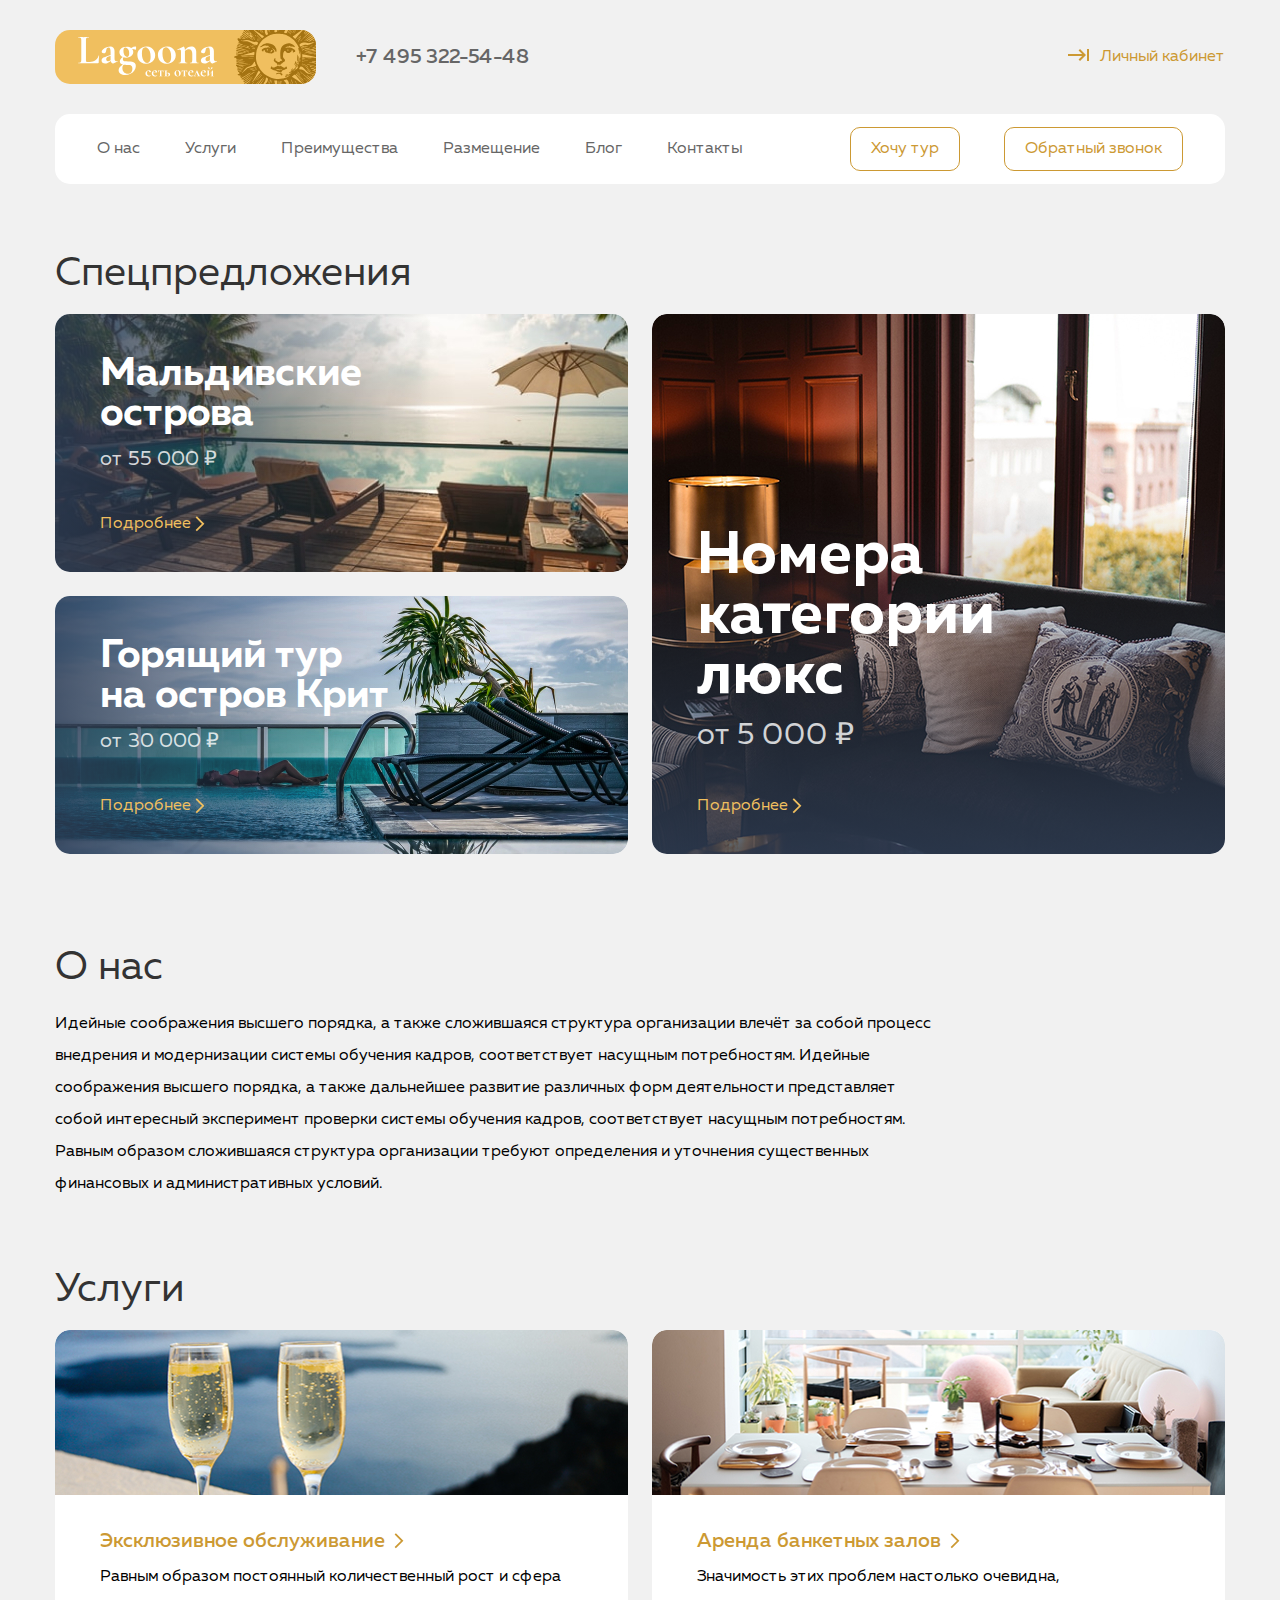
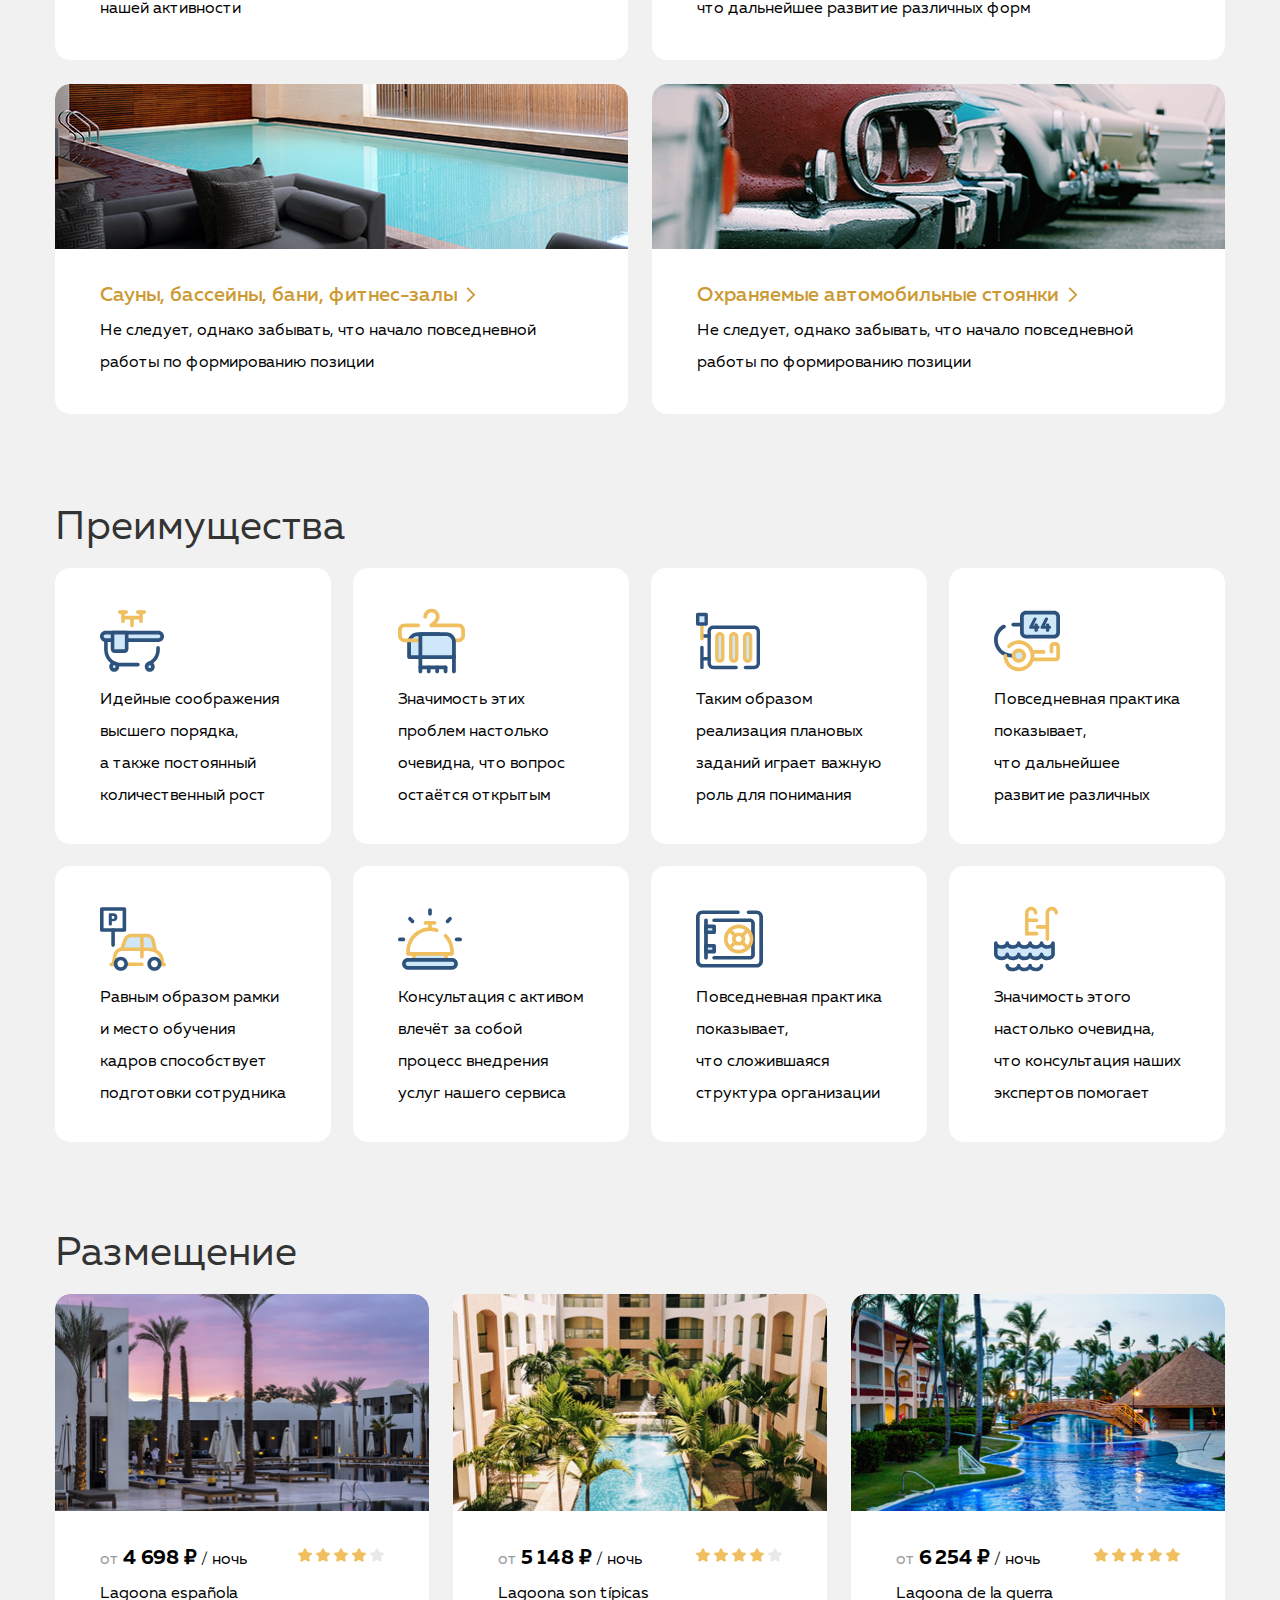
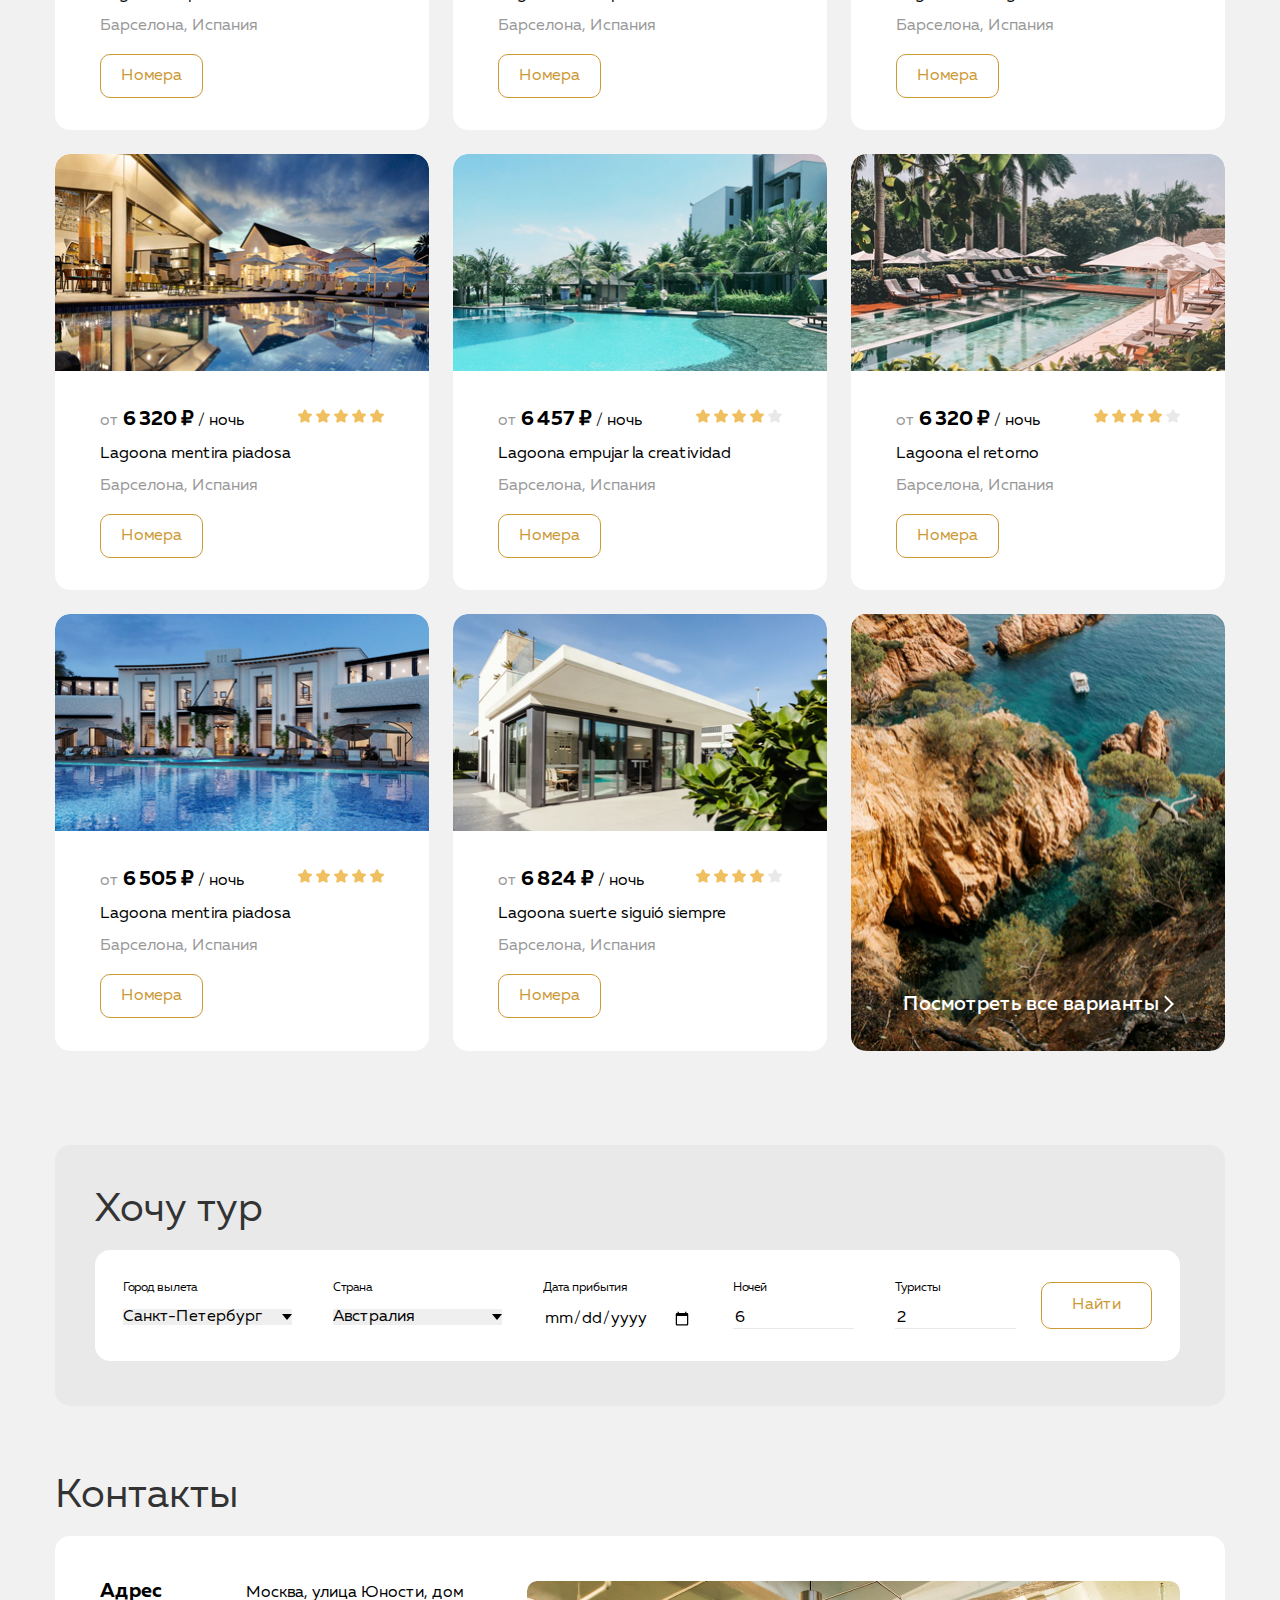
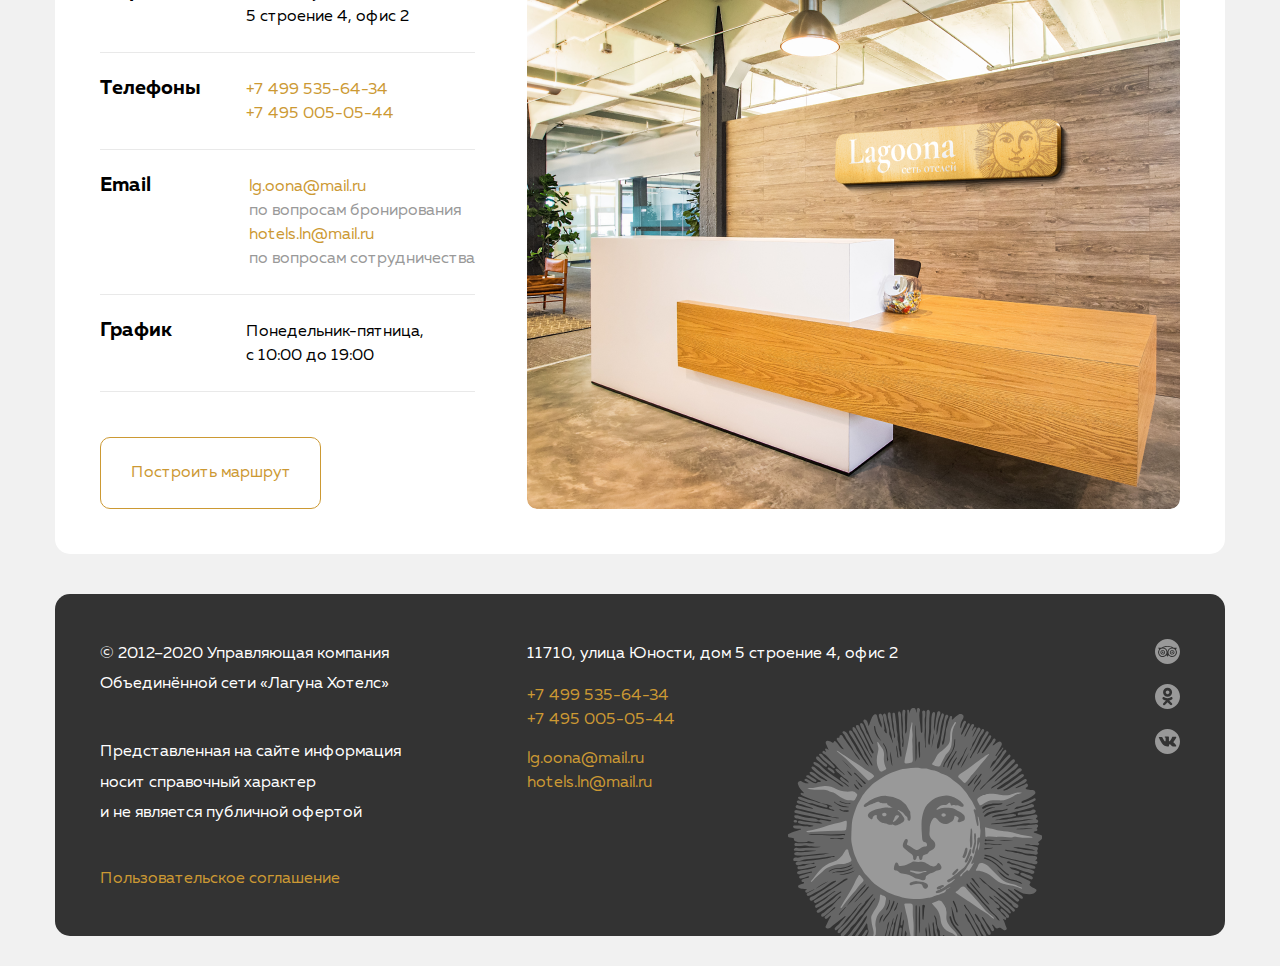
<file: 11/Task/index.html>
<!DOCTYPE html>
<html lang="ru">

<head>
  <meta charset="UTF-8">
  <meta http-equiv="X-UA-Compatible" content="IE=edge">
  <meta name="viewport" content="width=device-width, initial-scale=1.0">
  <link rel="shortcut icon" href="img/favicon.ico" type="image/x-icon">
  <link rel="stylesheet" href="css/normalize.css">
  <link rel="stylesheet" href="css/style.css">
  <title>Lagoona</title>
</head>

<body>
  <header class="header">
    <div class="container">
      <div class="header-info flex">
        <div class="header-info-left flex">
          <a href="#" class="header-logo flex">
            <img src="img/logo.svg" class="header-logo-img" alt="Lagoona logo">
          </a>
          <a class="header-tel-link" href="tel:+74953225448">+7&nbsp;495 322-54-48</a>
        </div>
        <div class="header-info-right flex">
          <a href="#" class="header-link">
            <svg class="header-link-icon" width="21" height="12" viewBox="0 0 21 12" fill="none"
              xmlns="http://www.w3.org/2000/svg">
              <path d="M10.59 1.41L14.17 5H0V7H14.17L10.58 10.59L12 12L18 6L12 0L10.59 1.41ZM19 0V12H21V0H19Z" />
            </svg>
            <span class="header-link-text">Личный кабинет</span>
          </a>
        </div>
      </div>
      <div class="header-nav-block flex">
        <nav class="header-nav">
          <ul class="header-nav-list list-reset flex">
            <li class="header-nav-item">
              <a href="#about-us" class="header-nav-link">О нас</a>
            </li>
            <li class="header-nav-item">
              <a href="#services" class="header-nav-link">Услуги</a>
            </li>
            <li class="header-nav-item">
              <a href="#benefits" class="header-nav-link">Преимущества</a>
            </li>
            <li class="header-nav-item">
              <a href="#accommodation" class="header-nav-link">Размещение</a>
            </li>
            <li class="header-nav-item">
              <a href="#blog" class="header-nav-link">Блог</a>
            </li>
            <li class="header-nav-item">
              <a href="#contacts" class="header-nav-link">Контакты</a>
            </li>
          </ul>
        </nav>
        <div class="btns-header">
          <button class="btn btn-header btn-reset">Хочу тур</button>
          <button class="btn btn-header btn-reset">Обратный звонок</button>
        </div>
      </div>
    </div>
  </header>
  <main class="main">
    <section class="specials section-offset">
      <div class="container">
        <h2 class="section-title specials-title">Спецпредложения</h2>
        <ul class="specials-list list-reset flex">
          <li class="special-item">
            <article class="special-card special-card-bg-1 flex">
              <a href="#" class="special-card-link flex">
                <h3 class="special-card-title">Мальдивские острова</h3>
                <p class="special-card-price">от&nbsp;55&nbsp;000&nbsp;₽</p>
                <div class="special-card-more flex">
                  <span class="special-card-more-text">Подробнее</span>
                  <svg class="special-card-more-icon" width="10" height="18" viewBox="0 0 10 18" fill="none"
                    xmlns="http://www.w3.org/2000/svg">
                    <path d="M0.778175 1.00002L8.55635 8.7782L0.778175 16.5564" stroke="#F0BF5F" stroke-width="2" />
                  </svg>
                </div>
              </a>
            </article>
            <article class="special-card special-card-bg-3 flex">
              <a href="#" class="special-card-link flex">
                <h3 class="special-card-title">Горящий тур на&nbsp;остров Крит</h3>
                <p class="special-card-price">от&nbsp;30&nbsp;000&nbsp;₽</p>
                <div class="special-card-more flex">
                  <span class="special-card-more-text">Подробнее</span>
                  <svg class="special-card-more-icon" width="10" height="18" viewBox="0 0 10 18" fill="none"
                    xmlns="http://www.w3.org/2000/svg">
                    <path d="M0.778175 1.00002L8.55635 8.7782L0.778175 16.5564" stroke="#F0BF5F" stroke-width="2" />
                  </svg>
                </div>
              </a>
            </article>
          </li>
          <li class="special-item">
            <article class="special-card special-card-bg-2 flex">
              <a href="#" class="special-card-link high-card flex">
                <h3 class="special-card-title high-card-title">Номера категории люкс</h3>
                <p class="special-card-price high-card-price">от&nbsp;5&nbsp;000&nbsp;₽</p>
                <div class="special-card-more flex">
                  <span class="special-card-more-text">Подробнее</span>
                  <svg class="special-card-more-icon" width="10" height="18" viewBox="0 0 10 18" fill="none"
                    xmlns="http://www.w3.org/2000/svg">
                    <path d="M0.778175 1.00002L8.55635 8.7782L0.778175 16.5564" stroke="#F0BF5F" stroke-width="2" />
                  </svg>
                </div>
              </a>
            </article>
          </li>
        </ul>
      </div>
    </section>
    <section id="about-us" class="about-us section-offset">
      <div class="container">
        <h2 class="section-title about-us-title">О нас</h2>
        <p class="about-us-text">
          Идейные соображения высшего порядка, а&nbsp;также сложившаяся структура организации влечёт за&nbsp;собой
          процесс внедрения и&nbsp;модернизации системы обучения кадров, соответствует насущным потребностям. Идейные
          соображения высшего порядка, а&nbsp;также дальнейшее развитие различных форм деятельности представляет собой
          интересный эксперимент проверки системы обучения кадров, соответствует насущным потребностям. Равным образом
          сложившаяся структура организации требуют определения и&nbsp;уточнения существенных финансовых
          и&nbsp;административных условий.
        </p>
      </div>
    </section>
    <section id="services" class="services section-offset">
      <div class="container">
        <h2 class="section-title services-title">Услуги</h2>
        <ul class="services-list list-reset flex">
          <li class="services-item services-item-bg-img-1 flex">
            <a href="#" class="services-item-link">
              <div class="services-item-title flex">
                <h3 class="services-item-title-text">Эксклюзивное обслуживание</h3>
                <svg class="services-item-title-icon" stroke="none" width="10" height="18" viewBox="0 0 10 18" fill="none"
                  xmlns="http://www.w3.org/2000/svg">
                  <path d="M0.778175 1.00002L8.55635 8.7782L0.778175 16.5564" stroke-width="2" />
                </svg>
              </div>
              <p class="services-item-descr">
                Равным образом постоянный количественный рост и&nbsp;сфера нашей активности
              </p>
            </a>
          </li>
          <li class="services-item services-item-bg-img-2 flex">
            <a href="#" class="services-item-link">
              <div class="services-item-title flex">
                <h3 class="services-item-title-text">Аренда банкетных залов</h3>
                <svg class="services-item-title-icon" stroke="none" width="10" height="18" viewBox="0 0 10 18" fill="none"
                  xmlns="http://www.w3.org/2000/svg">
                  <path d="M0.778175 1.00002L8.55635 8.7782L0.778175 16.5564" stroke-width="2" />
                </svg>
              </div>
              <p class="services-item-descr">
                Значимость этих проблем настолько очевидна, что дальнейшее развитие различных форм
              </p>
            </a>
          </li>
          <li class="services-item services-item-bg-img-3 flex">
            <a href="#" class="services-item-link">
              <div class="services-item-title flex">
                <h3 class="services-item-title-text">Сауны, бассейны, бани, фитнес-залы</h3>
                <svg class="services-item-title-icon" stroke="none" width="10" height="18" viewBox="0 0 10 18" fill="none"
                  xmlns="http://www.w3.org/2000/svg">
                  <path d="M0.778175 1.00002L8.55635 8.7782L0.778175 16.5564" stroke-width="2" />
                </svg>
              </div>
              <p class="services-item-descr">
                Не&nbsp;следует, однако забывать, что начало повседневной работы по&nbsp;формированию позиции
              </p>
            </a>
          </li>
          <li class="services-item services-item-bg-img-4 flex">
            <a href="#" class="services-item-link">
              <div class="services-item-title flex">
                <h3 class="services-item-title-text">Охраняемые автомобильные стоянки</h3>
                <svg class="services-item-title-icon" stroke="none" width="10" height="18" viewBox="0 0 10 18" fill="none"
                  xmlns="http://www.w3.org/2000/svg">
                  <path d="M0.778175 1.00002L8.55635 8.7782L0.778175 16.5564" stroke-width="2" />
                </svg>
              </div>
              <p class="services-item-descr">
                Не&nbsp;следует, однако забывать, что начало повседневной работы по&nbsp;формированию позиции
              </p>
            </a>
          </li>
        </ul>
      </div>
    </section>
    <section id="benefits" class="benefits section-offset">
      <div class="container">
        <h2 class="section-title benefits-title">Преимущества</h2>
        <ul class="benefits-list list-reset flex">
          <li class="benefits-item">
            <div class="benefits-item-content benefits-item-bg-icon-1">
              <p class="benefits-item-text">
                Идейные соображения высшего порядка,
                а&nbsp;также постоянный количественный рост
              </p>
            </div>
          </li>
          <li class="benefits-item">
            <div class="benefits-item-content benefits-item-bg-icon-2">
              <p class="benefits-item-text">
                Значимость этих проблем настолько очевидна, что вопрос остаётся открытым
              </p>
            </div>
          </li>
          <li class="benefits-item">
            <div class="benefits-item-content benefits-item-bg-icon-3">
              <p class="benefits-item-text">
                Таким образом реализация плановых заданий играет важную роль для понимания
              </p>
            </div>
          </li>
          <li class="benefits-item">
            <div class="benefits-item-content benefits-item-bg-icon-4">
              <p class="benefits-item-text">
                Повседневная практика показывает, что дальнейшее развитие различных
              </p>
            </div>
          </li>
          <li class="benefits-item">
            <div class="benefits-item-content benefits-item-bg-icon-5">
              <p class="benefits-item-text">
                Равным образом рамки и&nbsp;место обучения кадров способствует подготовки сотрудника
              </p>
            </div>
          </li>
          <li class="benefits-item">
            <div class="benefits-item-content benefits-item-bg-icon-6">
              <p class="benefits-item-text">
                Консультация с&nbsp;активом влечёт за&nbsp;собой процесс внедрения услуг нашего сервиса
              </p>
            </div>
          </li>
          <li class="benefits-item">
            <div class="benefits-item-content benefits-item-bg-icon-7">
              <p class="benefits-item-text">
                Повседневная практика показывает, что сложившаяся структура организации
              </p>
            </div>
          </li>
          <li class="benefits-item">
            <div class="benefits-item-content benefits-item-bg-icon-8">
              <p class="benefits-item-text">
                Значимость этого настолько очевидна, что консультация наших экспертов помогает
              </p>
            </div>
          </li>
        </ul>
      </div>
    </section>
    <section id="accommodation" class="accommodation section-offset">
      <div class="container">
        <h2 class="section-title">Размещение</h2>
        <ul class="accommodation-list list-reset flex">
          <li class="accommodation-item">
            <img src="img/accommodation-item-img-1.jpg" alt="Отель" class="accommodation-item-img">
            <div class="accommodation-item-descr">
              <div class="accommodation-item-price-and-type flex">
                <div class="accommodation-item-price">
                  <span class="accommodation-item-price-start">от</span>
                  <strong class="accommodation-item-price-amount">4&nbsp;698&nbsp;₽</strong>
                  <span class="accommodation-item-price-descr">/ ночь</span>
                </div>
                <div class="accommodation-item-type">
                  <img src="img/star.svg" alt="Отлеь имеет 4 звезды" class="accommodation-item-star-icon">
                  <img src="img/star.svg" alt="" class="accommodation-item-star-icon">
                  <img src="img/star.svg" alt="" class="accommodation-item-star-icon">
                  <img src="img/star.svg" alt="" class="accommodation-item-star-icon">
                  <img src="img/star-empty.svg" alt="" class="accommodation-item-star-icon">
                </div>
              </div>
              <h3 class="accommodation-item-descr-hotel">Lagoona espa&ntilde;ola</h3>
              <p class="accommodation-item-descr-city">Барселона, Испания</p>
              <buttom class="btn btn-accommodation-item btn-reset">Номера</buttom>
            </div>
          </li>
          <li class="accommodation-item">
            <img src="img/accommodation-item-img-2.jpg" alt="Отель" class="accommodation-item-img">
            <div class="accommodation-item-descr">
              <div class="accommodation-item-price-and-type flex">
                <div class="accommodation-item-price">
                  <span class="accommodation-item-price-start">от</span>
                  <strong class="accommodation-item-price-amount">5&nbsp;148&nbsp;₽</strong>
                  <span class="accommodation-item-price-descr">/ ночь</span>
                </div>
                <div class="accommodation-item-type">
                  <img src="img/star.svg" alt="Отлеь имеет 4 звезды" class="accommodation-item-star-icon">
                  <img src="img/star.svg" alt="" class="accommodation-item-star-icon">
                  <img src="img/star.svg" alt="" class="accommodation-item-star-icon">
                  <img src="img/star.svg" alt="" class="accommodation-item-star-icon">
                  <img src="img/star-empty.svg" alt="" class="accommodation-item-star-icon">
                </div>
              </div>
              <h3 class="accommodation-item-descr-hotel">Lagoona son t&iacute;picas</h3>
              <p class="accommodation-item-descr-city">Барселона, Испания</p>
              <buttom class="btn btn-accommodation-item btn-reset">Номера</buttom>
            </div>
          </li>
          <li class="accommodation-item">
            <img src="img/accommodation-item-img-3.jpg" alt="Отель" class="accommodation-item-img">
            <div class="accommodation-item-descr">
              <div class="accommodation-item-price-and-type flex">
                <div class="accommodation-item-price">
                  <span class="accommodation-item-price-start">от</span>
                  <strong class="accommodation-item-price-amount">6&nbsp;254&nbsp;₽</strong>
                  <span class="accommodation-item-price-descr">/ ночь</span>
                </div>
                <div class="accommodation-item-type">
                  <img src="img/star.svg" alt="Отлеь имеет 5 звезд" class="accommodation-item-star-icon">
                  <img src="img/star.svg" alt="" class="accommodation-item-star-icon">
                  <img src="img/star.svg" alt="" class="accommodation-item-star-icon">
                  <img src="img/star.svg" alt="" class="accommodation-item-star-icon">
                  <img src="img/star.svg" alt="" class="accommodation-item-star-icon">
                </div>
              </div>
              <h3 class="accommodation-item-descr-hotel">Lagoona de&nbsp;la&nbsp;guerra</h3>
              <p class="accommodation-item-descr-city">Барселона, Испания</p>
              <buttom class="btn btn-accommodation-item btn-reset">Номера</buttom>
            </div>
          </li>
          <li class="accommodation-item">
            <img src="img/accommodation-item-img-4.jpg" alt="Отель" class="accommodation-item-img">
            <div class="accommodation-item-descr">
              <div class="accommodation-item-price-and-type flex">
                <div class="accommodation-item-price">
                  <span class="accommodation-item-price-start">от</span>
                  <strong class="accommodation-item-price-amount">6&nbsp;320&nbsp;₽</strong>
                  <span class="accommodation-item-price-descr">/ ночь</span>
                </div>
                <div class="accommodation-item-type">
                  <img src="img/star.svg" alt="Отлеь имеет 5 звезд" class="accommodation-item-star-icon">
                  <img src="img/star.svg" alt="" class="accommodation-item-star-icon">
                  <img src="img/star.svg" alt="" class="accommodation-item-star-icon">
                  <img src="img/star.svg" alt="" class="accommodation-item-star-icon">
                  <img src="img/star.svg" alt="" class="accommodation-item-star-icon">
                </div>
              </div>
              <h3 class="accommodation-item-descr-hotel">Lagoona mentira piadosa</h3>
              <p class="accommodation-item-descr-city">Барселона, Испания</p>
              <buttom class="btn btn-accommodation-item btn-reset">Номера</buttom>
            </div>
          </li>
          <li class="accommodation-item">
            <img src="img/accommodation-item-img-5.jpg" alt="Отель" class="accommodation-item-img">
            <div class="accommodation-item-descr">
              <div class="accommodation-item-price-and-type flex">
                <div class="accommodation-item-price">
                  <span class="accommodation-item-price-start">от</span>
                  <strong class="accommodation-item-price-amount">6&nbsp;457&nbsp;₽</strong>
                  <span class="accommodation-item-price-descr">/ ночь</span>
                </div>
                <div class="accommodation-item-type">
                  <img src="img/star.svg" alt="Отлеь имеет 4 звезды" class="accommodation-item-star-icon">
                  <img src="img/star.svg" alt="" class="accommodation-item-star-icon">
                  <img src="img/star.svg" alt="" class="accommodation-item-star-icon">
                  <img src="img/star.svg" alt="" class="accommodation-item-star-icon">
                  <img src="img/star-empty.svg" alt="" class="accommodation-item-star-icon">
                </div>
              </div>
              <h3 class="accommodation-item-descr-hotel">Lagoona empujar la&nbsp;creatividad</h3>
              <p class="accommodation-item-descr-city">Барселона, Испания</p>
              <buttom class="btn btn-accommodation-item btn-reset">Номера</buttom>
            </div>
          </li>
          <li class="accommodation-item">
            <img src="img/accommodation-item-img-6.jpg" alt="Отель" class="accommodation-item-img">
            <div class="accommodation-item-descr">
              <div class="accommodation-item-price-and-type flex">
                <div class="accommodation-item-price">
                  <span class="accommodation-item-price-start">от</span>
                  <strong class="accommodation-item-price-amount">6&nbsp;320&nbsp;₽</strong>
                  <span class="accommodation-item-price-descr">/ ночь</span>
                </div>
                <div class="accommodation-item-type">
                  <img src="img/star.svg" alt="Отлеь имеет 4 звезды" class="accommodation-item-star-icon">
                  <img src="img/star.svg" alt="" class="accommodation-item-star-icon">
                  <img src="img/star.svg" alt="" class="accommodation-item-star-icon">
                  <img src="img/star.svg" alt="" class="accommodation-item-star-icon">
                  <img src="img/star-empty.svg" alt="" class="accommodation-item-star-icon">
                </div>
              </div>
              <h3 class="accommodation-item-descr-hotel">Lagoona el&nbsp;retorno</h3>
              <p class="accommodation-item-descr-city">Барселона, Испания</p>
              <buttom class="btn btn-accommodation-item btn-reset">Номера</buttom>
            </div>
          </li>
          <li class="accommodation-item">
            <img src="img/accommodation-item-img-7.jpg" alt="Отель" class="accommodation-item-img">
            <div class="accommodation-item-descr">
              <div class="accommodation-item-price-and-type flex">
                <div class="accommodation-item-price">
                  <span class="accommodation-item-price-start">от</span>
                  <strong class="accommodation-item-price-amount">6&nbsp;505&nbsp;₽</strong>
                  <span class="accommodation-item-price-descr">/ ночь</span>
                </div>
                <div class="accommodation-item-type">
                  <img src="img/star.svg" alt="Отлеь имеет 5 звезд" class="accommodation-item-star-icon">
                  <img src="img/star.svg" alt="" class="accommodation-item-star-icon">
                  <img src="img/star.svg" alt="" class="accommodation-item-star-icon">
                  <img src="img/star.svg" alt="" class="accommodation-item-star-icon">
                  <img src="img/star.svg" alt="" class="accommodation-item-star-icon">
                </div>
              </div>
              <h3 class="accommodation-item-descr-hotel">Lagoona mentira piadosa</h3>
              <p class="accommodation-item-descr-city">Барселона, Испания</p>
              <buttom class="btn btn-accommodation-item btn-reset">Номера</buttom>
            </div>
          </li>
          <li class="accommodation-item">
            <img src="img/accommodation-item-img-8.jpg" alt="Отель" class="accommodation-item-img">
            <div class="accommodation-item-descr">
              <div class="accommodation-item-price-and-type flex">
                <div class="accommodation-item-price">
                  <span class="accommodation-item-price-start">от</span>
                  <strong class="accommodation-item-price-amount">6&nbsp;824&nbsp;₽</strong>
                  <span class="accommodation-item-price-descr">/ ночь</span>
                </div>
                <div class="accommodation-item-type">
                  <img src="img/star.svg" alt="Отлеь имеет 4 звезды" class="accommodation-item-star-icon">
                  <img src="img/star.svg" alt="" class="accommodation-item-star-icon">
                  <img src="img/star.svg" alt="" class="accommodation-item-star-icon">
                  <img src="img/star.svg" alt="" class="accommodation-item-star-icon">
                  <img src="img/star-empty.svg" alt="" class="accommodation-item-star-icon">
                </div>
              </div>
              <h3 class="accommodation-item-descr-hotel">Lagoona suerte sigui&oacute; siempre</h3>
              <p class="accommodation-item-descr-city">Барселона, Испания</p>
              <buttom class="btn btn-accommodation-item btn-reset">Номера</buttom>
            </div>
          </li>
          <li class="accommodation-item accommodation-more flex">
            <a href="#" class="accommodation-more-link flex">
              <span class="accommodation-more-link-text">Посмотреть все варианты</span>
              <svg width="10" height="18" viewBox="0 0 10 18" fill="none" xmlns="http://www.w3.org/2000/svg">
                <path d="M0.778175 1.22183L8.55635 9L0.778175 16.7782" stroke="white" stroke-width="2"/>
              </svg>
            </a>
          </li>
        </ul>
      </div>
    </section>
    <section class="tour section-offset">
      <div class="container">
        <div class="tour-block">
          <h2 class="section-title">Хочу тур</h2>
          <form class="tour-form flex" action="https://jsonplaceholder.typicode.com/posts" method="post">
            <ul class="tour-form-list list-reset flex">
              <li class="tour-form-item form-select flex">
                <label for="city-from" class="tour-form-item-title">Город вылета</label>
                <select class="input-text form-select-icon" name="city-from">
                  <option value="St. Petersburg">Санкт-Петербург</option>
                  <option value="Moscow">Москва</option>
                  <option value="Murmansk">Мурманск</option>
                </select>
              </li>
              <li class="tour-form-item form-select flex">
                <label for="country-to" class="tour-form-item-title">Страна</label>
                <select class="input-text form-select-icon" name="country-to">
                  <option value="Australia">Австралия</option>
                  <option value="Spain">Испания</option>
                  <option value="Turkey">Турция</option>
                  <option value="Brazil">Бразилия</option>
                </select>
              </li>
              <li class="tour-form-item form-input-date flex">
                <label for="date" class="tour-form-item-title">Дата прибытия</label>
                <input class="input-text" type="date" name="date" />
              </li>
              <li class="tour-form-item form-input-num flex">
                <label for="night-num" class="tour-form-item-title">Ночей</label>
                <input class="input-text" type="number" name="night-num" value="6" min="1" max="31">
              </li>
              <li class="tour-form-item form-input-num flex">
                <label for="tourist-num" class="tour-form-item-title">Туристы</label>
                <input class="input-text" type="number" name="tourist-num" value="2" min="1" max="99" required>
              </li>
            </ul>
            <button class="btn btn-reset btn-form" type="look-for">Найти</button>
          </form>
        </div>
      </div>
    </section>
    <section id="contacts" class="contact section-offset">
      <div class="container">
        <h2 class="section-title">Контакты</h2>
        <address class="contact-block flex">
          <div class="contact-info flex">
            <ul class="contact-list list-reset flex">
              <li class="contact-item flex">
                <strong class="contact-item-title">Адрес</strong>
                <p class="contact-item-address contact-item-text-container">
                  Москва, улица Юности, дом 5&nbsp;строение&nbsp;4, офис&nbsp;2
                </p>
              </li>
              <li class="contact-item flex">
                <strong class="contact-item-title">Телефоны</strong>
                <div class="contact-item-tels contact-item-text-container">
                  <a href="tel:+74995356434" class="contact-item-link">+7&nbsp;499 535-64-34</a>
                  <a href="tel:+74950050544" class="contact-item-link">+7&nbsp;495 005-05-44</a>
                </div>
              </li>
              <li class="contact-item flex">
                <strong class="contact-item-title">Email</strong>
                <div class="contact-item-emails contact-item-text-container">
                  <a href="mailto:lg.oona@mail.ru" class="contact-item-link">lg.oona@mail.ru</a>
                  <p class="contact-item-email-descr">по&nbsp;вопросам бронирования</p>
                  <a href="mailto:hotels.ln@mail.ru" class="contact-item-link">hotels.ln@mail.ru</a>
                  <p class="contact-item-email-descr">по&nbsp;вопросам сотрудничества</p>
                </div>
              </li>
              <li class="contact-item flex">
                <strong class="contact-item-title">График</strong>
                <p class="contact-item-schedule contact-item-text-container">
                  Понедельник-пятница, с&nbsp;10:00 до&nbsp;19:00
                </p>
              </li>
            </ul>
            <button class="btn btn-reset btn-contact">Построить маршрут</button>
          </div>
          <img class="contact-img" src="img/contact-img.png" alt="Cтойка ресепшн сети Lagoona">
        </address>
      </div>
    </section>
  </main>
  <footer class="footer">
    <div class="container">
      <div class="footer-block flex">
        <div class="footer-text flex">
          <div class="footer-left">
            <p class="footer-left-text footer-text footer-left-text-cotainer">
              &copy;&nbsp;2012&ndash;2020 Управляющая компания Объединённой сети &laquo;Лагуна Хотелс&raquo;
            </p>
            <p class="footer-left-text footer-text footer-left-text-cotainer">
              Представленная на&nbsp;сайте информация носит справочный характер и&nbsp;не&nbsp;является публичной
              офертой
            </p>
            <a class="footer-left-link footer-link footer-left-text-cotainer" href="#">Пользовательское соглашение</a>
          </div>
          <address class="footer-addresses flex">
            <p class="footer-addresses-location footer-text">
              11710, улица Юности, дом 5&nbsp;строение&nbsp;4, офис&nbsp;2
            </p>
            <div class="footer-addresses-list">
              <a href="tel:+74995356434" class="footer-link">+7&nbsp;499 535-64-34</a>
              <a href="tel:+74950050544" class="footer-link">+7&nbsp;495 005-05-44</a>
            </div>
            <div class="footer-addresses-list">
              <a href="mailto:lg.oona@mail.ru" class="footer-link">lg.oona@mail.ru</a>
              <a href="mailto:hotels.ln@mail.ru" class="footer-link">hotels.ln@mail.ru</a>
            </div>
          </address>
        </div>
        <ul class="footer-social-list list-reset flex">
          <li class="footer-social-item">
            <a href="#" class="footer-social-link">
              <svg class="footer-social-link-icon" width="25" height="25" viewBox="0 0 25 25" fill="none" xmlns="http://www.w3.org/2000/svg">
                <g clip-path="url(#clip0_370726_100)">
                <path d="M17.1779 11.7844C16.3343 11.7844 15.6441 12.449 15.6441 13.2926C15.6441 14.1362 16.3343 14.8263 17.1523 14.8263C17.9959 14.8263 18.6605 14.1362 18.6605 13.3182C18.6861 12.449 18.0214 11.7844 17.1779 11.7844ZM17.1779 14.0595C16.7433 14.0595 16.411 13.7272 16.411 13.2926C16.411 12.858 16.7433 12.5257 17.1779 12.5257C17.6124 12.5257 17.9447 12.8836 17.9447 13.2926C17.9447 13.7272 17.5869 14.0595 17.1779 14.0595Z"/>
                <path d="M7.7965 9.58598C5.77707 9.56042 4.01327 11.2475 4.06439 13.3948C4.08996 15.3886 5.75151 17.1013 7.84762 17.0757C9.89261 17.0502 11.5542 15.3886 11.5542 13.3436C11.5542 11.2731 9.89261 9.58598 7.7965 9.58598ZM7.84762 15.6187C6.49282 15.6698 5.39364 14.5962 5.39364 13.2925C5.39364 11.9633 6.49282 10.9408 7.71981 10.9663C8.99793 10.9663 10.046 11.9888 10.046 13.2925C10.0715 14.5962 9.04905 15.5676 7.84762 15.6187Z"/>
                <path d="M12.5 0C5.59815 0 0 5.59815 0 12.5C0 19.4018 5.59815 25 12.5 25C19.4018 25 25 19.4018 25 12.5C25 5.59815 19.4018 0 12.5 0ZM19.683 17.3568C18.9161 17.8425 18.0726 18.0726 17.1779 18.0726C16.7945 18.0726 16.411 18.0215 16.0532 17.9192C15.1585 17.6891 14.3916 17.229 13.7525 16.5644C13.6759 16.4877 13.5992 16.3855 13.4969 16.2832C13.1646 16.7945 12.8323 17.2801 12.5 17.7914C12.1677 17.2801 11.8354 16.7945 11.5031 16.3088C11.4775 16.3088 11.4775 16.3343 11.4775 16.3343L11.4519 16.3599C10.6851 17.2801 9.71369 17.817 8.53782 18.0215C7.8732 18.1237 7.23414 18.0981 6.59509 17.9192C5.7004 17.6636 4.93353 17.2035 4.29447 16.4877C3.68098 15.7975 3.3231 15.0051 3.16973 14.0849C3.01636 13.2413 3.19529 12.4233 3.24642 12.2188C3.39979 11.6309 3.62985 11.1196 3.98773 10.6339C4.01329 10.6084 4.01329 10.5317 4.01329 10.5061C3.88548 9.99488 3.62985 9.53475 3.34867 9.07463C3.27198 8.97238 3.19529 8.87013 3.11861 8.74232V8.71676C3.14417 8.71676 3.14417 8.71676 3.16973 8.71676C4.11554 8.71676 5.06134 8.71676 6.00715 8.71676C6.05828 8.71676 6.08384 8.6912 6.13496 8.66564C6.79958 8.23108 7.51533 7.89876 8.25664 7.64314C8.79345 7.4642 9.33026 7.31083 9.89263 7.20858C10.4294 7.10633 10.9662 7.02964 11.5286 7.00408C12.8579 6.90183 13.9315 7.02964 14.6472 7.13189C15.184 7.20858 15.6953 7.33639 16.2065 7.48977C17.1012 7.77095 17.9192 8.15439 18.7116 8.64007C18.7628 8.66564 18.8394 8.6912 18.9161 8.6912C19.8364 8.6912 20.7566 8.6912 21.6769 8.6912C21.7536 8.6912 21.8302 8.6912 21.9069 8.6912C21.9069 8.71676 21.9069 8.71676 21.9069 8.71676C21.8558 8.79345 21.8302 8.84457 21.7791 8.92126C21.4724 9.40694 21.1912 9.89263 21.0378 10.455C21.0122 10.5061 21.0122 10.5572 21.0634 10.6339C21.8814 11.8098 22.137 13.1135 21.8047 14.5194C21.4468 15.7208 20.7566 16.6667 19.683 17.3568Z"/>
                <path d="M7.71982 11.7844C6.90182 11.7844 6.21164 12.4746 6.21164 13.2926C6.21164 14.1362 6.90182 14.8008 7.74538 14.8008C8.56338 14.8008 9.25356 14.1106 9.25356 13.267C9.25356 12.449 8.58894 11.7844 7.71982 11.7844ZM7.74538 14.085C7.31082 14.085 6.95295 13.7527 6.95295 13.2926C6.95295 12.858 7.28526 12.5257 7.71982 12.5257C8.15438 12.5257 8.48669 12.858 8.51225 13.2926C8.53781 13.7272 8.17994 14.0595 7.74538 14.085Z"/>
                <path d="M17.1012 9.61152C15.0562 9.66264 13.4458 11.2986 13.4202 13.3436C13.4202 15.4142 15.1073 17.1268 17.1779 17.1013C19.2484 17.1013 20.9356 15.4397 20.9356 13.3436C20.9356 11.1964 19.1718 9.56039 17.1012 9.61152ZM17.2801 15.6187C15.9253 15.6698 14.8517 14.5962 14.8517 13.2925C14.8517 11.9633 15.9509 10.9408 17.1779 10.9663C18.456 10.9663 19.5041 11.9888 19.5041 13.2925C19.5041 14.5706 18.4816 15.5675 17.2801 15.6187Z"/>
                <path d="M13.9826 9.86723C14.8006 9.10035 15.7975 8.71692 16.9223 8.61467C15.593 8.02674 14.1871 7.77111 12.73 7.74555C11.094 7.71999 9.48361 7.95005 7.97543 8.58911C9.12574 8.6658 10.1227 9.04923 10.9662 9.8161C11.8098 10.583 12.2955 11.5543 12.4744 12.6791C12.6789 11.5799 13.1646 10.6341 13.9826 9.86723Z"/>
                </g>
                <defs>
                <clipPath id="clip0_370726_100">
                <rect width="25" height="25" fill="white"/>
                </clipPath>
                </defs>
              </svg>
            </a>
          </li>
          <li class="footer-social-item">
            <a href="#" class="footer-social-link">
              <svg class="footer-social-link-icon" width="25" height="25" viewBox="0 0 25 25" fill="none" xmlns="http://www.w3.org/2000/svg">
                <path d="M10.7106 8.32552C10.7106 9.35607 11.546 10.1916 12.5766 10.1916C13.6071 10.1916 14.4426 9.35607 14.4426 8.32552C14.4426 7.29496 13.6071 6.4595 12.5766 6.4595C11.546 6.4595 10.7106 7.29496 10.7106 8.32552Z"/>
                <path fill-rule="evenodd" clip-rule="evenodd" d="M12.5 25C19.4036 25 25 19.4036 25 12.5C25 5.59644 19.4036 0 12.5 0C5.59644 0 0 5.59644 0 12.5C0 19.4036 5.59644 25 12.5 25ZM8.06251 8.32546C8.06251 5.83243 10.0835 3.81137 12.5766 3.81137C15.0697 3.81137 17.0907 5.83243 17.0907 8.32546C17.0907 10.8185 15.0697 12.8397 12.5766 12.8397C10.0835 12.8397 8.06251 10.8185 8.06251 8.32546ZM17.1176 15.1617C17.0604 15.2076 15.9774 16.0634 14.1702 16.4316L16.8981 19.1351C17.3778 19.6141 17.3784 20.3912 16.8994 20.8709C16.4205 21.3506 15.6435 21.3514 15.1636 20.8723L12.5153 18.2933L10.1099 20.8557C9.86912 21.1055 9.54789 21.2311 9.22631 21.2311C8.91959 21.2311 8.61261 21.117 8.37443 20.8873C7.88644 20.4168 7.8723 19.6398 8.34283 19.1518L10.932 16.4459C9.07424 16.0864 7.94659 15.2083 7.88852 15.1617C7.3597 14.7376 7.27476 13.9651 7.69885 13.4362C8.12288 12.9074 8.8953 12.8225 9.42424 13.2465C9.4354 13.2556 10.6149 14.1416 12.5153 14.1429C14.4157 14.1416 15.5707 13.2556 15.5819 13.2465C16.1109 12.8225 16.8833 12.9074 17.3073 13.4362C17.7314 13.9651 17.6464 14.7376 17.1176 15.1617Z"/>
              </svg>
            </a>
          </li>
          <li class="footer-social-item">
            <a href="#" class="footer-social-link">
              <svg class="footer-social-link-icon" width="25" height="25" viewBox="0 0 25 25" fill="none" xmlns="http://www.w3.org/2000/svg">
                <g clip-path="url(#clip0_370726_103)">
                <path d="M12.5 0C5.59815 0 0 5.59815 0 12.5C0 19.4018 5.59815 25 12.5 25C19.4018 25 25 19.4018 25 12.5C25 5.59815 19.4018 0 12.5 0ZM18.8394 13.8548C19.4274 14.4172 20.0409 14.954 20.5521 15.593C20.7822 15.8742 21.0122 16.1554 21.1656 16.4877C21.3957 16.9478 21.1912 17.4591 20.7822 17.4846H18.226C17.5613 17.5358 17.0501 17.2801 16.59 16.82C16.2321 16.4622 15.8998 16.0787 15.5675 15.6953C15.4397 15.5419 15.2863 15.3885 15.1073 15.2863C14.7495 15.0562 14.4427 15.1329 14.2638 15.4908C14.0593 15.8742 14.0082 16.2832 13.9826 16.6922C13.957 17.3057 13.7781 17.4591 13.1646 17.4846C11.8609 17.5358 10.6339 17.3568 9.50919 16.6922C8.51226 16.1043 7.71983 15.3118 7.05521 14.3916C5.72597 12.6022 4.72903 10.6339 3.80879 8.61451C3.60429 8.15439 3.75767 7.92433 4.26891 7.89876C5.11247 7.8732 5.93046 7.8732 6.77402 7.89876C7.10633 7.89876 7.33639 8.10326 7.46421 8.41001C7.92433 9.50919 8.46114 10.5828 9.15132 11.5542C9.33026 11.8098 9.53475 12.0654 9.79038 12.2699C10.0971 12.4744 10.3016 12.3977 10.455 12.0654C10.5317 11.8609 10.5828 11.6309 10.6084 11.4008C10.6851 10.6339 10.6851 9.86707 10.5572 9.10019C10.4806 8.58895 10.2249 8.2822 9.73925 8.17995C9.48363 8.12883 9.53476 8.05214 9.637 7.89876C9.8415 7.6687 10.046 7.51533 10.4294 7.51533H13.318C13.7781 7.61758 13.8804 7.79652 13.9315 8.25664V11.4775C13.9315 11.6564 14.0082 12.1932 14.3405 12.2955C14.5961 12.3722 14.775 12.1677 14.9284 12.0143C15.6186 11.273 16.1043 10.4039 16.5644 9.50919C16.7689 9.10019 16.9223 8.6912 17.1012 8.2822C17.229 7.97545 17.408 7.82208 17.7658 7.82208H20.5521C20.6288 7.82208 20.7055 7.82208 20.8078 7.84764C21.2679 7.92433 21.3957 8.12883 21.2679 8.58895C21.0378 9.30469 20.6033 9.91819 20.1687 10.5061C19.7086 11.1452 19.1973 11.7587 18.7372 12.4233C18.2771 13.0368 18.3026 13.3435 18.8394 13.8548Z"/>
                </g>
                <defs>
                <clipPath id="clip0_370726_103">
                <rect width="25" height="25" fill="white"/>
                </clipPath>
                </defs>
              </svg>
            </a>
          </li>
        </ul>
      </div>
    </div>
  </footer>
</body>

</html>
</file>
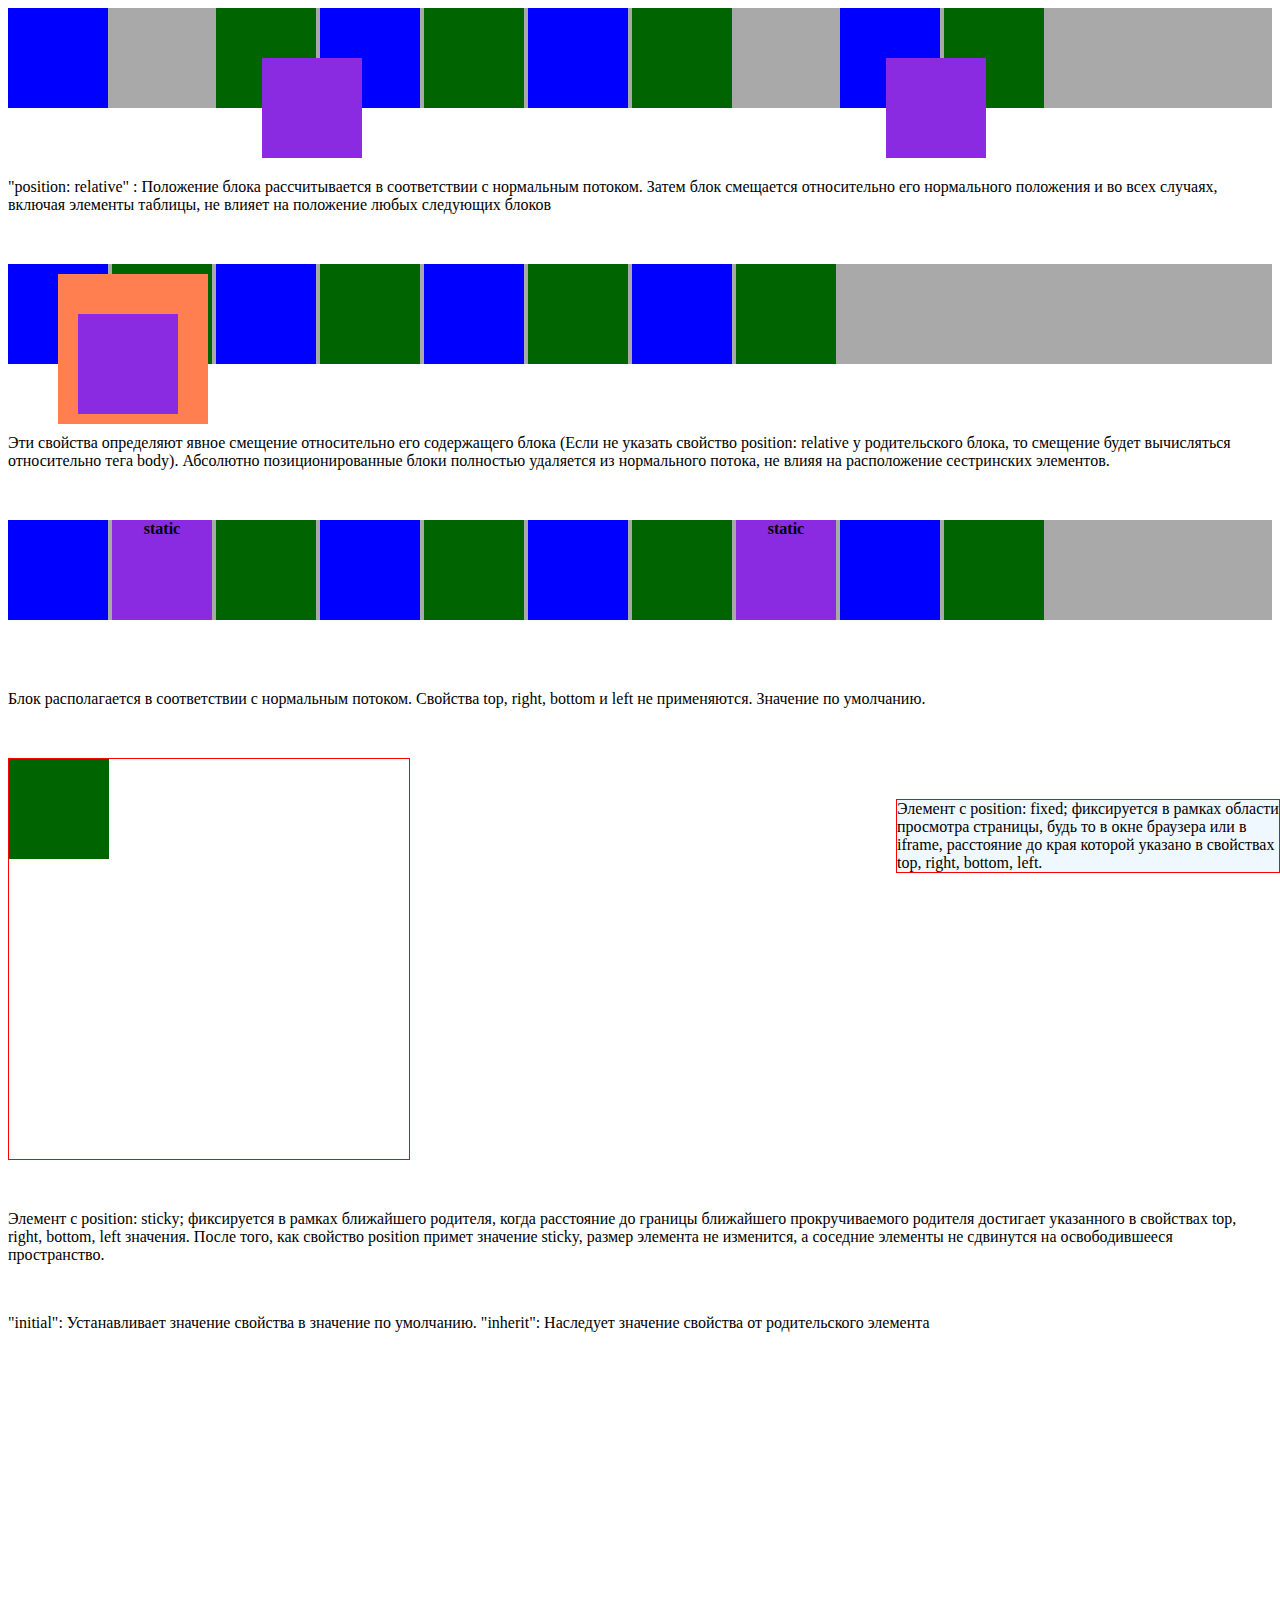
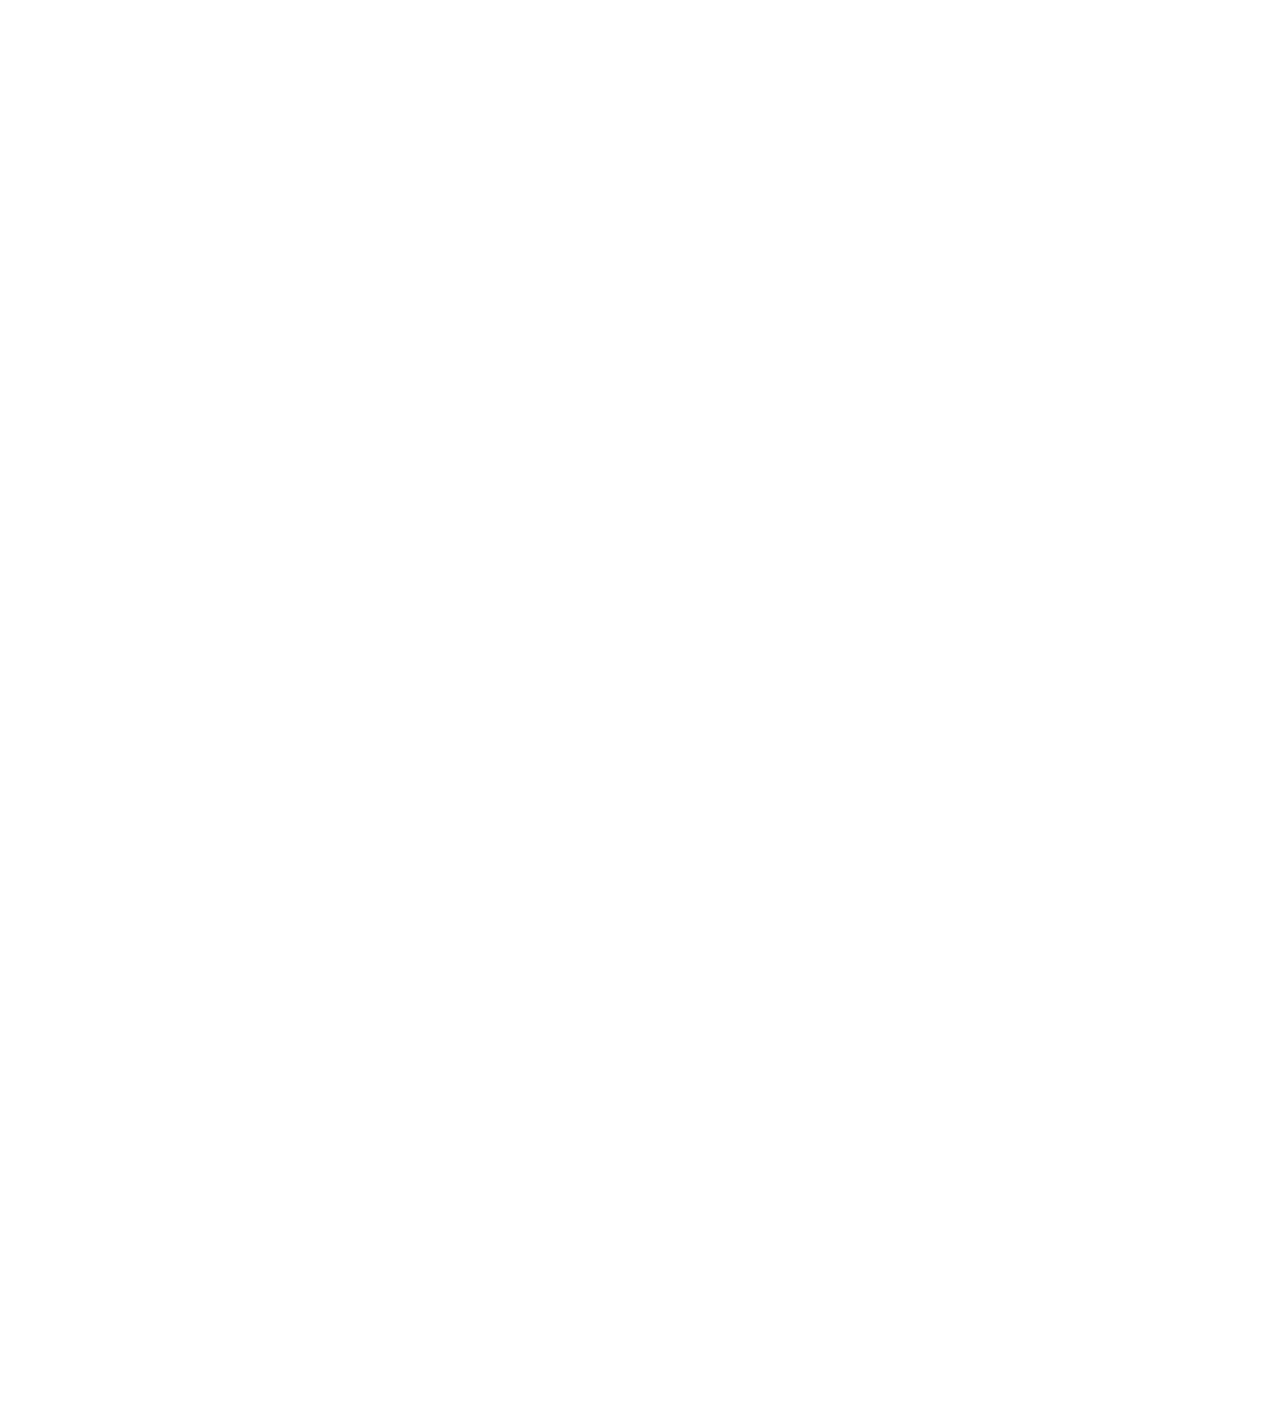
<file: Подготовка к верстке/01/index.html>
<!DOCTYPE html>
<html lang="en">
<head>
    <meta charset="UTF-8">
    <meta http-equiv="X-UA-Compatible" content="IE=edge">
    <meta name="viewport" content="width=device-width, initial-scale=1.0">
    <link rel="stylesheet" href="style.css">
    <title>Test position</title>
</head>
<body>
    <div class="big-squre">
        <div class="squre col-1"></div>
        <div class="squre col-2 relat"></div>
        <div class="squre col-3"></div>
        <div class="squre col-1"></div>
        <div class="squre col-3"></div>
        <div class="squre col-1"></div>
        <div class="squre col-3"></div>
        <div class="squre col-2 relat"></div>
        <div class="squre col-1"></div>
        <div class="squre col-3"></div>
    </div>
    <span class="description">
        "position: relative" : Положение блока рассчитывается в соответствии с нормальным потоком. Затем блок смещается относительно его нормального положения и во всех случаях, включая элементы таблицы, не влияет на положение любых следующих блоков
    </span>
    <div class="big-squre relative-block">
        <div class="squre col-1"></div>
        <div class="squre col-2 absol"></div>
        <div class="squre col-3"></div>
        <div class="squre col-1"></div>
        <div class="squre col-3"></div>
        <div class="squre col-1"></div>
        <div class="squre col-3"></div>
        <div class="squre col-4 absol-big"></div>
        <div class="squre col-1"></div>
        <div class="squre col-3"></div>
    </div>
    <span class="description">
        Эти свойства определяют явное смещение относительно его содержащего блока (Если не указать свойство position: relative у родительского блока, то смещение будет вычисляться относительно тега body). Абсолютно позиционированные блоки полностью удаляется из нормального потока, не влияя на расположение сестринских элементов.
    </span>
    <div class="big-squre">
        <div class="squre col-1"></div>
        <div class="squre col-2 static">
            <strong>static</strong>
        </div>
        <div class="squre col-3"></div>
        <div class="squre col-1"></div>
        <div class="squre col-3"></div>
        <div class="squre col-1"></div>
        <div class="squre col-3"></div>
        <div class="squre col-2 static">
            <strong>static</strong>
        </div>
        <div class="squre col-1"></div>
        <div class="squre col-3"></div>
    </div>
    <span class="description">
        Блок располагается в соответствии с нормальным потоком. Свойства top, right, bottom и left не применяются. Значение по умолчанию.
    </span>
    <div class="frame">
        <div class="squre col-3 sticky-block"></div>
    </div>
    <span class="description">
        Элемент с position: sticky; фиксируется в рамках ближайшего родителя, когда расстояние до границы ближайшего прокручиваемого родителя достигает указанного в свойствах top, right, bottom, left значения. После того, как свойство position примет значение sticky, размер элемента не изменится, а соседние элементы не сдвинутся на освободившееся пространство.
    </span>
    <div class="frame-fixed-block">
        Элемент с position: fixed; фиксируется в рамках области просмотра страницы, будь то в окне браузера или в iframe, расстояние до края которой указано в свойствах top, right, bottom, left.
    </div>
    <span class="description">
        "initial": Устанавливает значение свойства в значение по умолчанию.
    </span>
    <span class="description">
        "inherit": Наследует значение свойства от родительского элемента
    </span>
</body>
</html>
</file>
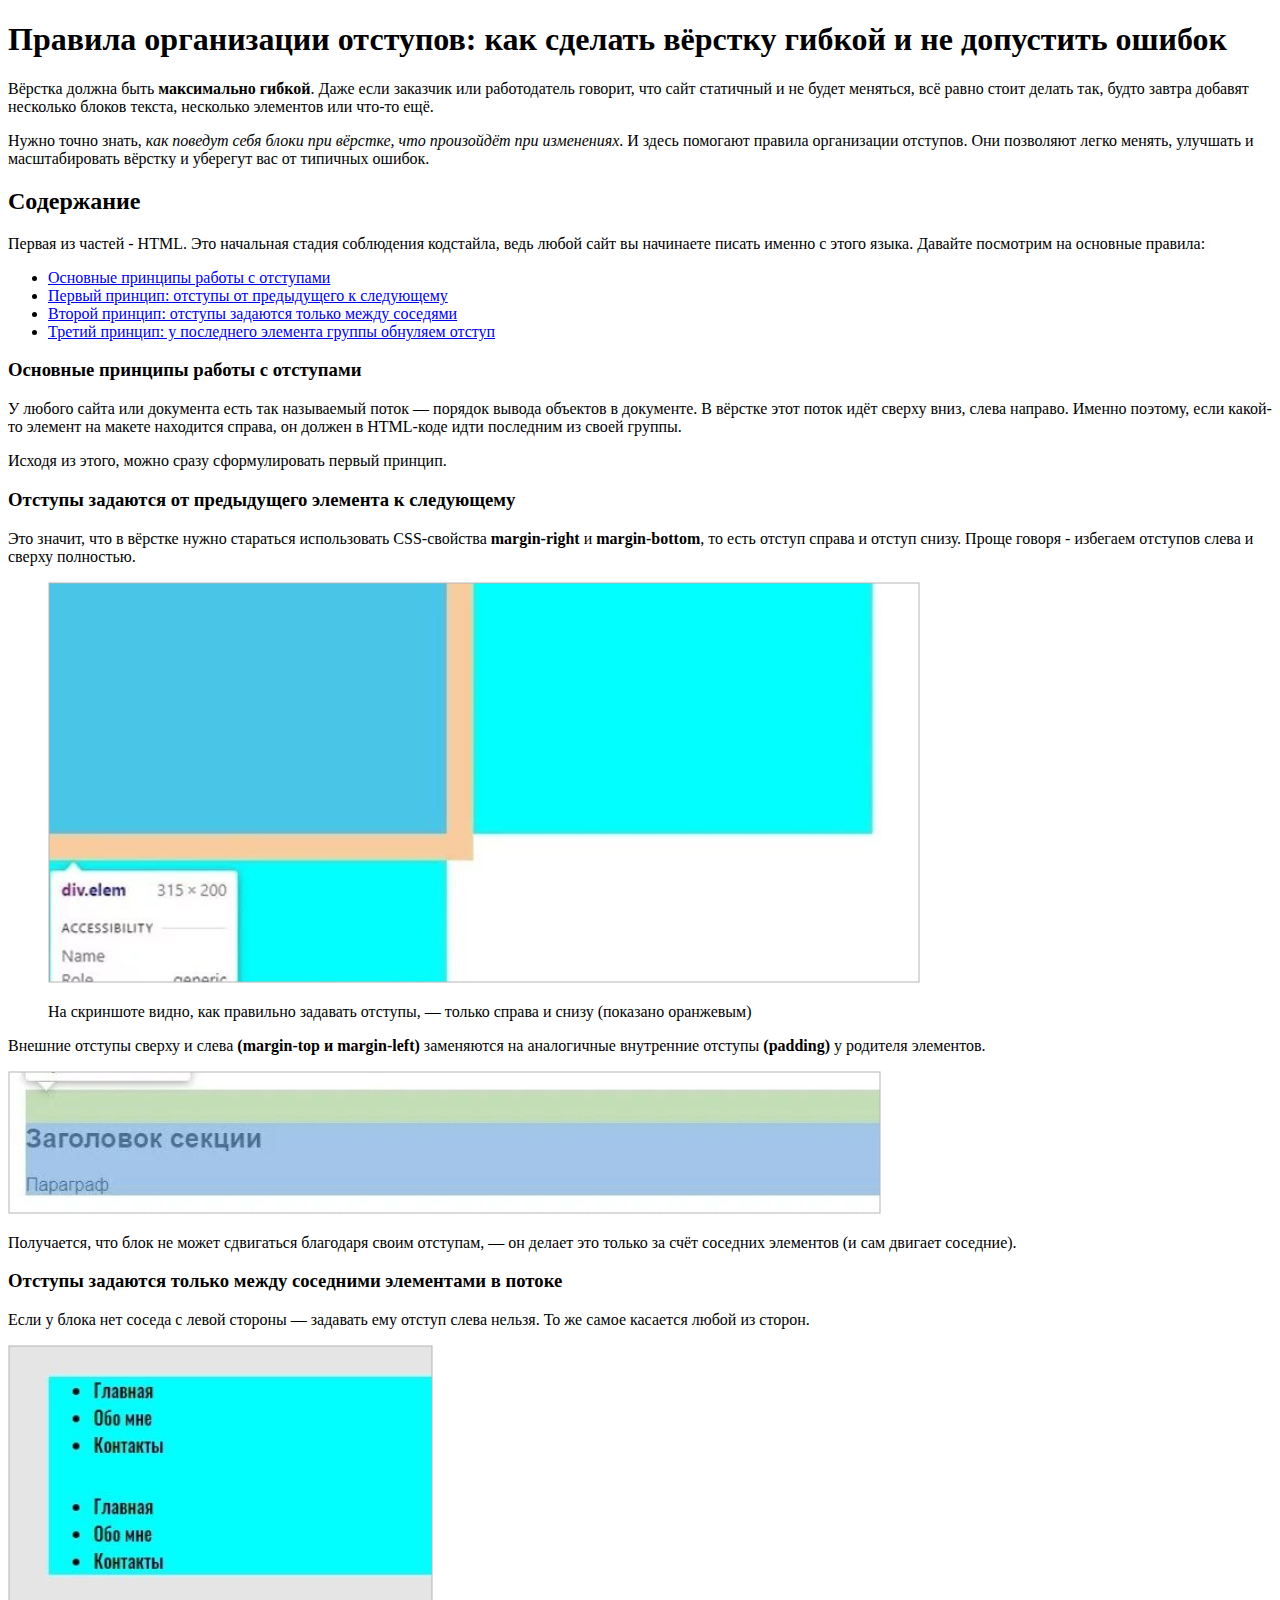
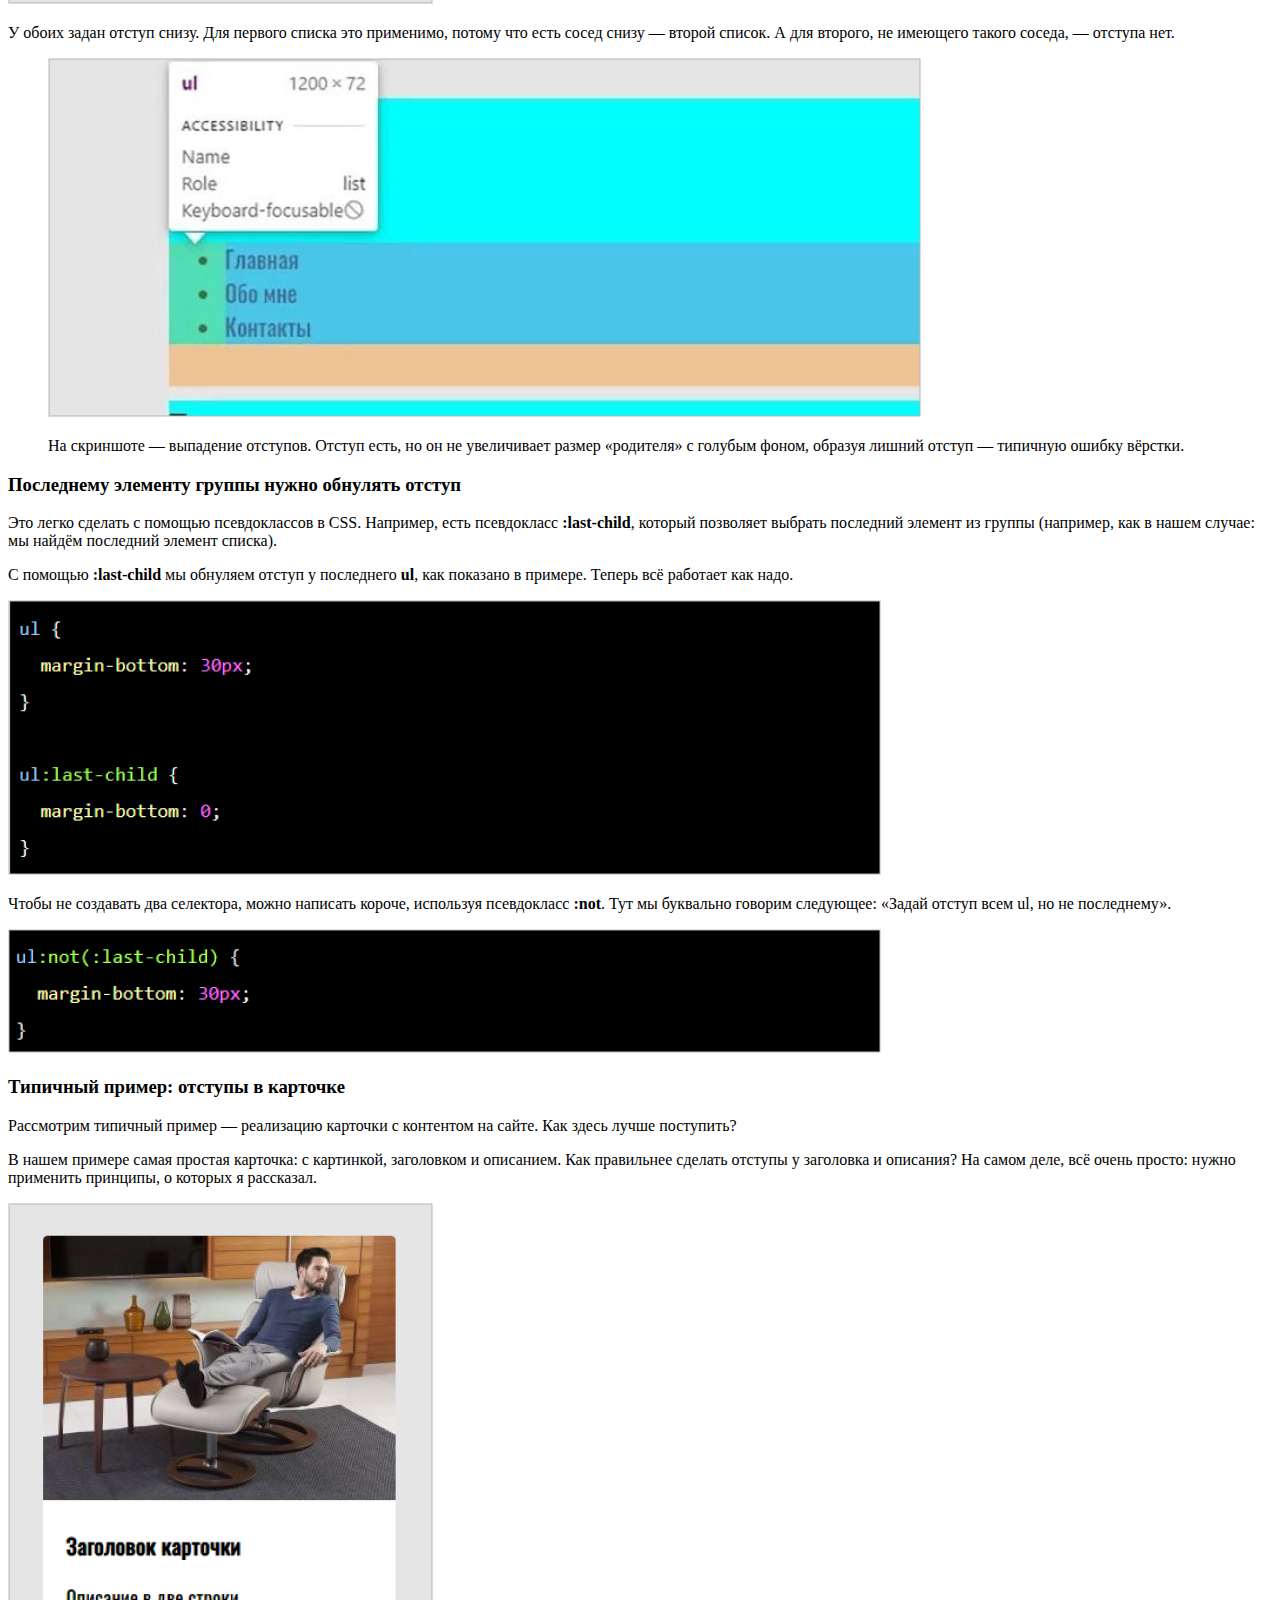
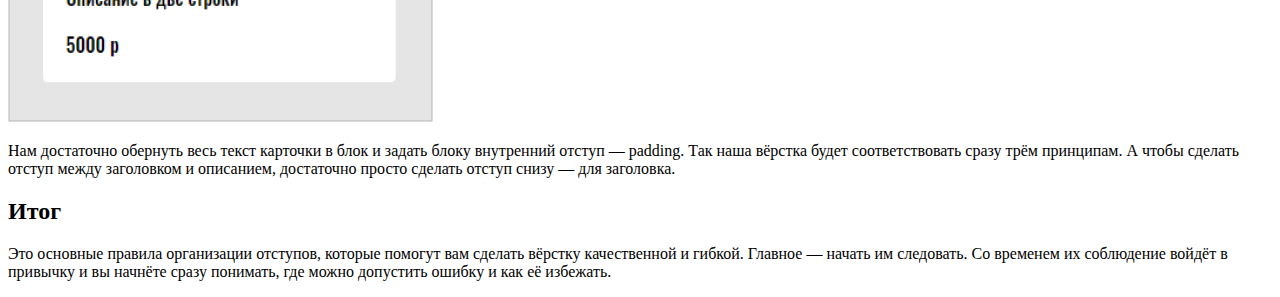
<file: 02/article.html>
<!DOCTYPE html>
<html lang="ru">

<head>
  <meta charset="UTF-8">
  <meta http-equiv="X-UA-Compatible" content="IE=edge">
  <meta name="viewport" content="width=device-width, initial-scale=1.0">
  <title>Правила организации отступов</title>
</head>

<body>
  <h1>
    Правила организации отступов: как сделать вёрстку гибкой и не допустить ошибок
  </h1>
  <p>
    Вёрстка должна быть <strong>максимально гибкой</strong>. Даже если заказчик или работодатель говорит, что сайт
    статичный и не будет меняться, всё равно стоит делать так, будто завтра добавят несколько блоков текста, несколько
    элементов или что-то ещё.
  </p>

  <p>
    Нужно точно знать, <em>как поведут себя блоки при вёрстке, что произойдёт при изменениях</em>. И здесь помогают
    правила организации отступов. Они позволяют легко менять, улучшать и масштабировать вёрстку и уберегут вас от
    типичных ошибок.
  </p>
  <h2>
    Содержание
  </h2>
  <p>
    Первая из частей - HTML. Это начальная стадия соблюдения кодстайла, ведь любой сайт вы начинаете писать именно с
    этого языка. Давайте посмотрим на основные правила:
  </p>
  <ul>
    <li>
      <a href="#main">
        Основные принципы работы с отступами
      </a>
    </li>
    <li>
      <a href="#first-principle">
        Первый принцип: отступы от предыдущего к следующему
      </a>
    </li>
    <li>
      <a href="#second-principle">
        Второй принцип: отступы задаются только между соседями
      </a>
    </li>
    <li>
      <a href="#thrid-principle">
        Третий принцип: у последнего элемента группы обнуляем отступ
      </a>
    </li>
  </ul>
  <div id="main">
    <h3>
      Основные принципы работы с отступами
    </h3>
    <p>
      У любого сайта или документа есть так называемый поток — порядок вывода объектов в документе. В вёрстке этот поток
      идёт сверху вниз, слева направо. Именно поэтому, если какой-то элемент на макете находится справа, он должен в
      HTML-коде идти последним из своей группы.
    </p>
    <p>
      Исходя из этого, можно сразу сформулировать первый принцип.
    </p>
  </div>
  <div id="first-principle">
    <h3>
      Отступы задаются от предыдущего элемента к следующему
    </h3>
    <p>
      Это значит, что в вёрстке нужно стараться использовать CSS-свойства <b>margin-right</b> и <b>margin-bottom</b>, то
      есть отступ справа и отступ снизу. Проще говоря - избегаем отступов слева и сверху полностью.
    </p>
    <figure>
      <p>
        <img src="img/1.jpg" alt="Скриншот №1">
      </p>
      <figcaption>
        На скриншоте видно, как правильно задавать отступы, — только справа и снизу (показано оранжевым)
      </figcaption>
    </figure>
    <p>
      Внешние отступы сверху и слева <b>(margin-top и margin-left)</b> заменяются на аналогичные внутренние отступы
      <b>(padding)</b> у родителя элементов.
    </p>
    <p>
      <img src="img/2.jpg" alt="Скриншот №2">
    </p>
    <p>
      Получается, что блок не может сдвигаться благодаря своим отступам, — он делает это только за счёт соседних
      элементов (и сам двигает соседние).
    </p>
  </div>
  <div id="second-principle">
    <h3>
      Отступы задаются только между соседними элементами в потоке
    </h3>
    <p>
      Если у блока нет соседа с левой стороны — задавать ему отступ слева нельзя. То же самое касается любой из сторон.
    </p>
    <p>
      <img src="img/3.jpg" alt="Скриншот №3">
    </p>
    <p>
      У обоих задан отступ снизу. Для первого списка это применимо, потому что есть сосед снизу — второй список. А для
      второго, не имеющего такого соседа, — отступа нет.
    </p>
    <figure>
      <p>
        <img src="img/4.jpg" alt="Скриншот №4">
      </p>
      <figcaption>
        На скриншоте — выпадение отступов. Отступ есть, но он не увеличивает размер «родителя» с голубым фоном, образуя
        лишний отступ — типичную ошибку вёрстки.
      </figcaption>
    </figure>
  </div>
  <div id="thrid-principle">
    <h3>
      Последнему элементу группы нужно обнулять отступ
    </h3>
    <p>
      Это легко сделать с помощью псевдоклассов в CSS. Например, есть псевдокласс <b>:last-child</b>, который позволяет
      выбрать последний элемент из группы (например, как в нашем случае: мы найдём последний элемент списка).
    </p>
    <p>
      С помощью <b>:last-child</b> мы обнуляем отступ у последнего <b>ul</b>, как показано в примере. Теперь всё
      работает как надо.
    </p>
    <p>
      <img src="img/5.jpg" alt="Скриншот №5">
    </p>
    <p>
      Чтобы не создавать два селектора, можно написать короче, используя псевдокласс <b>:not</b>. Тут мы буквально
      говорим следующее: «Задай отступ всем ul, но не последнему».
    </p>
    <p>
      <img src="img/6.jpg" alt="Скриншот №6">
    </p>
    <h3>
      Типичный пример: отступы в карточке
    </h3>
    <p>
      Рассмотрим типичный пример — реализацию карточки с контентом на сайте. Как здесь лучше поступить?
    </p>
    <p>
      В нашем примере самая простая карточка: с картинкой, заголовком и описанием. Как правильнее сделать отступы у
      заголовка и описания? На самом деле, всё очень просто: нужно применить принципы, о которых я рассказал.
    </p>
    <p>
      <img src="img/7.jpg" alt="Скриншот №7">
    </p>
    <p>
      Нам достаточно обернуть весь текст карточки в блок и задать блоку внутренний отступ — padding. Так наша вёрстка
      будет соответствовать сразу трём принципам. А чтобы сделать отступ между заголовком и описанием, достаточно просто
      сделать отступ снизу — для заголовка.
    </p>
  </div>
  <h2>
    Итог
  </h2>
  <p>
    Это основные правила организации отступов, которые помогут вам сделать вёрстку качественной и гибкой. Главное —
    начать им следовать. Со временем их соблюдение войдёт в привычку и вы начнёте сразу понимать, где можно допустить
    ошибку и как её избежать.
  </p>

</body>

</html>
</file>
<file: 03/css/style.css>
html {
	box-sizing: border-box;
}

*,
*::before,
*::after {
	box-sizing: inherit;
}

a {
	color: inherit;
	text-decoration: none;
}

p{
  margin: 0 0 40px;
  width: 872px;
}

img {
	max-width: 100%;
}

body {
	font-family: 'font', sans-serif;
}

.main-content{
  display: flex;
  flex-direction: column;
  align-items: center;
  justify-content: center;
  min-height: 100vh;
  color: #fff;
  background-color: #070217;
}

.logo{
  display: block;
  margin-bottom: 50px;
}

.links{
  margin-bottom: 50px;
}

.link{
  display: inline-block;
  padding: 24px 49px;
  margin-right: 25px;
}

.link:last-child{
  margin: 0px;
}

.container{
  margin: 0 auto;
  padding: 80px 0;
  width: 1170px;
}

.page-headline{
  margin: 0 0 40px;
}

.aside{
  border-radius: 20px;
  margin: 0 0 40px;
  padding: 30px;
  background-color: #f3f3f3;
}

.aside:last-child{
  margin: 0;
}

.aside p{
  margin-bottom: 10px;
  width: 692px;
}

.main-subtitle{
  margin: 0 0 10px;
}

.subtitle{
  margin: 0 0 10px;
}

.items{
  padding-left: 15px;
}

.item{
  margin: 0 0 20px;
}

.item:last-child{
  margin: 0;
}

.illustration{
  margin: 0 0 40px;
}

.illustration-with-desc{
  display: inline-block;
  margin: 0 0 40px;
  width: 872px;
}
</file>
<file: 04/css/style.css>
html {
	box-sizing: border-box;
}

*,
*::before,
*::after {
	box-sizing: inherit;
}

a {
	color: inherit;
	text-decoration: none;
}

img {
	max-width: 100%;
}

body {
	font-family: Arial, Verdana, sans-serif;
}

.main-content{
  display: flex;
  flex-direction: column;
  align-items: center;
  justify-content: center;
  min-height: 100vh;
  color: #fff;
  background-color: #070217;
}

.logo{
  display: block;
  margin-bottom: 50px;
}

.page-links{
  margin-bottom: 50px;
}

.page-link{
  display: inline-block;
  padding: 24px 49px;
  margin-right: 25px;
  font-weight: 700;
  font-size: 18px;
  background-color: #3f2aff;
}

.page-link:last-child{
  margin: 0px;
}

.download-link{
  padding-left: 1.5em;
  font-weight: 700;
  font-size: 18px;
  color: #3f2aff;
  background-image: url("../img/download.png");
  background-position: left center;
  background-size: 20px;
  background-repeat: no-repeat;
}

.container{
  margin: 0 auto;
  padding: 80px 0;
  width: 1170px;
}

.page-headline{
  margin: 0 0 40px;
  font-size: 60px;
  font-weight: 400;
  line-height: 60px;
  color: #333;
}

.aside{
  border-radius: 20px;
  margin: 0 0 40px;
  padding: 30px;
  background-color: #f3f3f3;
  background-position: right;
  background-repeat: no-repeat;
}

.aside:last-child{
  margin: 0;
}

.aside p{
  margin-bottom: 10px;
  width: 692px;
}

.bg-img-contain{
  background-image: url("../img/decorate-1.png");
}

.bg-img-total{
  background-image: url("../img/decorate-2.png");
}

.main-subtitle{
  margin: 0 0 10px;
  font-size: 40px;
  line-height: 46px;
  color: #333;
}

.subtitle{
  margin: 0 0 10px;
  font-weight: 400;
  font-size: 30px;
  line-height: 34px;
  color: #333;
}

.items{
  padding-left: 15px;
}

.item{
  margin: 0 0 20px;
}

.item::marker{
  color: #3f2aff;
}

.item:last-child{
  margin: 0;
}

.subtitle-link{
  font-size: 20px;
  color: #3f2aff;
  border-bottom: 1px solid #3f2aff;
}

.illustration{
  margin: 0 0 40px;
}

.illustration-with-desc{
  display: inline-block;
  margin: 0 0 40px;
  width: 872px;
  font-size: 0;
}

.desc-for-illustration{
  padding: 19px 0;
  font-weight: 400;
  font-size: 14px;
  text-align: center;
  border: 1px solid #b6b6b6;
  border-top: 0;
}

.pragraph{
  margin: 0 0 40px;
  width: 872px;
  font-weight: 400;
  font-size: 20px;
  line-height: 32px;
  color: #333;
}

.accent-block{
  padding: 50px 95px;
  width: 100%;
  font-weight: 700;
  font-size: 30px;
  color: white;
  border-radius: 20px;
  background-color: #3f2aff;

}
</file>
<file: 06-07/Lesson/css/style.css>
html{
    box-sizing: border-box;
}

*,
*::before,
*::after{
    box-sizing: inherit;
}

a {
    color: inherit;
    text-decoration: none;
}

img{
    max-width: 100%;
}

body{
    min-width: 1200px;
    font-family: 'font', sans-serif;
}

/* glob */

.list-reset{
    margin: 0;
    padding: 0;
    list-style: none;
}

.btn-reset{
    padding: 0;
    border: none;
    background-color: transparent;
    cursor: pointer;
}

.flex{
    display: flex;
}

.container{
    width: 1200px;
    padding: 0 15px;
    margin: 0 auto;
}

.section-title{
    margin: 0;
    margin-bottom: 40px;
}

.section-descr{
    margin: 0;
    margin-bottom: 50px;
}

.section-offset{
    padding-top: 87px;
    padding-bottom: 160px;
}

/* header */

.header{
    padding: 36px 0;
}

.header-container{
    align-items: center;
}

.header-logo{
    margin-right: auto;
}

.header-nav{
    margin-right: 52px;
}

.header-list-item:not(:last-child){
    margin-right: 52px;
}

/* hero */
.hero{
    padding: 100px 0;
}

.hero-content{
    max-width: 50%;
    flex-direction: column;
    align-items: flex-start;
}

.hero-title{
    margin: 0;
    margin-bottom: 25px;
}

.hero-descr{
    margin: 0;
    margin-bottom: 34px;
}

.hero-btn{
    margin-bottom: 14px;
}

/* services */
.services-title{
    text-align: center;
}

.services-descr{
    text-align: center;
}

.services-item{
    flex-direction: column;
    align-items: center;
    padding: 30px;
    width: 270px;
    outline: 1px solid black;
}

.services-item:not(:nth-child(4n)){
    margin-right: 30px;
}

.services-item-icon{
    margin-bottom: 25px;
}

.services-item-title{
    margin: 0;
    margin-bottom: 25px;
}

.services-item-desc{
    margin: 0;
    text-align: center;
}

/* articles */

.articles-list{
    flex-wrap: wrap;
}

.articles-item{
    width: 570px;
    margin-bottom: 30px;
    outline: 1px solid black;
}

.articles-item:not(:nth-child(2n)){
    margin-right: 30px;
}

.blog-preview-img{
    object-fit: cover;
}

.blog-preview-text{
    padding: 30px;
}

.blog-preview-time{
    display: block;
    margin-bottom: 5px;
}

.blog-preview-title{
    margin: 0;
    margin-bottom: 15px;
}

.blog-preview-discr{
    margin: 0;

}

/* clients */

.clients-item{
    flex-direction: column;
    width: 370px;
    padding: 50px 36px;
    padding-bottom: 30px;
    outline: 1px solid black;
}

.clients-item:not(nth-of-type(3n)){
    margin-right: 30px;
}

.clients-item-descr{
    margin: 0;
    margin-bottom: 30px;
}

.clients-user{
    margin-top: auto;
    align-items: center;
}

.clients-avatar{
    flex-shrink: 0;
    width: 67px;
    margin-right: 17px;
}

.clients-name{
    margin-bottom: 5px;
}

/* contacts */

.contacts-address{
    font-style: normal;
}

.contacts-item{
    flex-direction: column;
    width: 370px;
    outline: 1px solid black;
}

.clients-item:not(nth-of-type(3n)){
    margin-right: 30px;
}

.contacts-item-caption{
    margin-bottom: 30px;
}

.contacts-item-text{
    margin: 0;
}

.contacts-item-link:not(:nth-child(2n)){
    margin-bottom: 5px;
}

/* footer */

.footer{
    padding: 42px 0;
}

.footer-container{
    align-items: center;
    justify-content: space-between;
}

.footer-left,
.footer-right{
    align-items: center;
}

.footer-logo{
    margin-right: 25px;
}

.footer-item:not(:last-child){
    margin-right: 28px;
}
</file>
<file: 06-07/Task/css/style.css>
html{
    box-sizing: border-box;
}

*,
*::before,
*::after{
    box-sizing: inherit;
}

a {
    color: inherit;
    text-decoration: none;
}

img{
    max-width: 100%;
}

body{
    min-width: 1200px;
    font-family: 'font', sans-serif;
}

/* glob */

.list-reset{
    margin: 0;
    padding: 0;
    list-style: none;
}

.btn-reset{
    padding: 0;
    border: none;
    background-color: transparent;
    cursor: pointer;
}

.flex{
    display: flex;
}

.container{
    width: 1200px;
    padding: 0 15px;
    margin: 0 auto;
}

.section-offset{
    margin-bottom: 70px;
}

.section-title{
    margin: 0;
    margin-bottom: 20px;
}

/* header */

.header{
    padding-top: 30px;
    margin-bottom: 70px;
}

.header-info{
    justify-content: space-between;
    margin-bottom: 30px;
}
.header-info-left{
    justify-content: flex-start;
    align-items: center;
}

.header-info-right{
    justify-content: flex-end;
    align-items: center;
}

.header-link-icon{
    margin-right: 7px;
}

.header-logo{
    margin: auto 0;
    margin-right: 40px;
}

.header-nav-item:not(:last-child){
    margin-right: 45px;
}

.btn-header:not(:last-child){
    margin-right: 40px;
}

.header-nav-block{
    justify-content: space-between;
    padding: 27px 42px;
    outline: 1px solid black;
}

/* specials */

.specials-list{
    flex-wrap: wrap;
}

.special-item:first-child{
    margin-bottom: 24px;
}

.special-item{
    width: 573px;
}

.special-card{
    flex-direction: column;
    padding: 40px 45px;
    outline: 1px solid black;
}

.special-card-title{
    margin: 0;
    margin-bottom: 15px;
}

/* about-us */

.about-us-text{
    margin: 0;
}

/* services */

.services-list{
    flex-wrap: wrap;
}

.services-item{
    width: 573px;
    margin-bottom: 24px;
    padding: 35px 45px;
    outline: 1px solid black;
}

.services-item:not(:nth-of-type(2n)){
    margin-right: 24px;
}

.services-item-title{
    margin: 0;
}

.services-item-descr{
    margin: 0;
}

/* benefits */

.benefits-list{
    flex-wrap: wrap;
}

.benefits-item{
    width: 276px;
    margin-bottom: 22px;
    /* padding: 116px 42px 32px 45px; */
    outline: 1px solid black;
}

.benefits-item:not(:nth-child(4n)){
    margin-right: 22px;
}

.benefits-item-text{
    margin: 0;
}

/* accommodation */

.accommodation-list{
    flex-wrap: wrap;
}

.accommodation-item{
    width: 374px;
    margin-bottom: 24px;
    outline: 1px solid black;
}

.accommodation-item:not(:nth-child(3n)){
    margin-right: 24px;
}

.accommodation-item-discr{
    padding: 45px;
    padding-top: 0;
}

.accommodation-item-text-price-and-type{
    justify-content: space-between;
}

.accommodation-item-discr-text{
    margin-bottom: 20px;
}

.accommodation-item-text-price-and-type{
    margin-bottom: 16px;
}

.accommodation-item-discr-title{
    margin: 0;
    margin-bottom: 16px;
}

.accommodation-item-img{
    max-width: 100%;
}
</file>
<file: 08/Lesson/css/style.css>
html{
    box-sizing: border-box;
}

*,
*::before,
*::after{
    box-sizing: inherit;
}

a {
    color: inherit;
    text-decoration: none;
}

img{
    max-width: 100%;
}

@font-face {
    font-family: 'OpenSans';
    src: local('OpenSans-Regular'),
     url('../fonts/OpenSansRegular.woff2') format('woff2'),
     url('../fonts/OpenSansRegular.woff') format("woff");
    font-weight: 400;
    font-style: normal;
    font-display: swap;
}

@font-face {
    font-family: 'OpenSans';
    src: local('OpenSans-Light'),
     url('../fonts/OpenSansLight.woff2') format('woff2'),
     url('../fonts/OpenSansLight.woff') format("woff");
    font-weight: 300;
    font-style: normal;
    font-display: swap;
}

@font-face {
    font-family: 'OpenSans';
    src: local('OpenSans-SemiBold'),
     url('../fonts/OpenSansSemiBold.woff2') format('woff2'),
     url('../fonts/OpenSansSemiBold.woff') format("woff");
    font-weight: 600;
    font-style: normal;
    font-display: swap;
}

body{
    min-width: 1200px;
    font-family: 'OpenSans', sans-serif;
    font-weight: 400;

}

/* glob */

.list-reset{
    margin: 0;
    padding: 0;
    list-style: none;
}

.btn-reset{
    padding: 0;
    border: none;
    background-color: transparent;
    cursor: pointer;
}

.btn{
    font-weight: 600;
    font-size: 15px;
    text-transform: uppercase;
    padding: 15px 35px;
    background-color: #3172B9;
    border-radius: 3px;
    color: #FFFFFF;
}

.flex{
    display: flex;
}

.container{
    width: 1200px;
    padding: 0 15px;
    margin: 0 auto;
}

.section-title{
    margin: 0;
    margin-bottom: 40px;
    font-weight: 300;
    font-size: 36px;
    line-height: 130%;
    color: #1C1C1C;
}

.section-descr{
    margin: 0;
    margin-bottom: 50px;
    font-weight: 400;
    font-size: 16px;
    line-height: 22px;
    color: #787878;
}

.section-offset{
    padding-top: 87px;
    padding-bottom: 160px;
}

/* header */

.header{
    padding: 36px 0;
    border-bottom: 1px solid #C4C4C4;
    background: #fff;
}

.header-link{
    font-weight: 600;
    color: #1c1c1c;
    font-size: 15px;
}

.header-container{
    align-items: center;
}

.header-logo{
    margin-right: auto;
}

.header-nav{
    margin-right: 52px;
}

.header-list-item:not(:last-child){
    margin-right: 52px;
}

/* hero */
.hero{
    padding: 100px 0;
    padding-top: 100px;
    background-image: url(../img/hero-bh-img.jpg);
    background-size: cover;
    background-repeat: no-repeat;
    background-position: center;
}

.hero-content{
    max-width: 50%;
    flex-direction: column;
    align-items: flex-start;
}

.hero-title{
    margin: 0;
    margin-bottom: 25px;
    font-weight: 300;
    font-size: 40px;
    line-height: 130%;
}

.hero-descr{
    margin: 0;
    margin-bottom: 34px;
    font-weight: 400;
    font-size: 16px;
    line-height: 155%;
    color: #787878;
}

.hero-wrapper{
    flex-direction: column;
    align-items: center;
}

.hero-btn{
    margin-bottom: 14px;
    min-width: 250px;
    padding: 20px;
}

.hero-secure{
    padding-left: 27px;
    font-weight: 400;
    font-size: 11px;
    line-height: 155%;
    color: #787878;
    text-transform: uppercase;
    background-image: url("../img/hero-secure-img.svg");
    background-repeat: no-repeat;
    background-size: 14px 17px;
    background-position: left center;
}

/* services */
.services{
    border-bottom: 1px solid #dadada;
}

.services-title{
    text-align: center;
}

.services-descr{
    text-align: center;
}

.services-item{
    flex-direction: column;
    align-items: center;
    padding: 60px 30px;
    width: 270px;
    border: 1px solid #e4e4e4;
    border-radius: 5px;
}

.services-item:not(:nth-child(4n)){
    margin-right: 30px;
}

.services-item-icon{
    margin-bottom: 25px;
}

.services-item-title{
    margin: 0;
    margin-bottom: 25px;
    font-weight: 600;
    font-size: 20px;
    line-height: 130%;
    color: #1C1C1C;
}

.services-item-desc{
    margin: 0;
    text-align: center;
    font-weight: 400;
    font-size: 14px;
    line-height: 150%;
    color: #787878;
}

/* articles */

.articles{
    border-bottom: 1px solid #dadada;
}
.articles-list{
    flex-wrap: wrap;
}

.articles-item{
    width: 570px;
    margin-bottom: 30px;
}

.articles-item:not(:nth-child(2n)){
    margin-right: 30px;
}

.blog-preview{
    overflow: hidden;
    border: 1px solid #e4e4e4;
    border-radius: 5px;
}

.blog-preview-img{
    object-fit: cover;
}

.blog-preview-text{
    padding: 30px;
}

.blog-preview-time{
    display: block;
    margin-bottom: 5px;
    font-weight: 400;
    font-size: 10px;
    line-height: 150%;
    color: #787878;
}

.blog-preview-title{
    margin: 0;
    margin-bottom: 15px;
    font-weight: 600;
    font-size: 20px;
    line-height: 130%;
    color: #1C1C1C;
}

.blog-preview-discr{
    margin: 0;
    font-weight: 400;
    font-size: 14px;
    line-height: 150%;
    color: #787878;
    max-width: 210px;
}

/* clients */

.clients{
    border-bottom: 1px solid #dadada;
}

.clients-item{
    flex-direction: column;
    width: 370px;
    padding: 50px 36px;
    padding-bottom: 30px;
    border: 1px solid #e4e4e4;
}

.clients-item:not(nth-of-type(3n)){
    margin-right: 30px;
}

.clients-item-descr{
    margin: 0;
    margin-bottom: 30px;
    font-weight: 400;
    font-size: 14px;
    line-height: 180%;
    color: #787878;
}

.clients-user{
    margin-top: auto;
    padding-top: 28px;
    width: 100%;
    align-items: center;
    border-top: 1px solid #dadada;
    
}

.clients-avatar img{
    width: 100%;
    height: 100%;
}


.clients-avatar{
    flex-shrink: 0;
    width: 67px;
    margin-right: 17px;
}

.clients-name{
    margin-bottom: 5px;
    font-weight: 600;
    font-size: 17px;
    line-height: 180%;
    color: #1C1C1C;
}

.clients-post{
    font-weight: 400;
    font-size: 14px;
    line-height: 180%;
    color: #787878;
}

/* contacts */

.contacts{
    border-bottom: 1px solid #dadada;
}

.contacts-address{
    font-style: normal;
}

.contacts-item{
    flex-direction: column;
    padding-top: 48px;
    width: 370px;
    background-position: left top;
    background-repeat: no-repeat;
    background-size: 29px 29px;
}

.clients-item:not(nth-of-type(3n)){
    margin-right: 30px;
}

.contacts-item-point{
    background-image: url(../img/contacts-item-point-icon.svg); 
}

.contacts-item-tel{
    background-image: url(../img/contacts-item-tel-icon.svg);
}

.contacts-item-mail{
    background-image: url(../img/contacts-item-mail-icon.svg);
}

.contacts-item-caption{
    margin-bottom: 30px;
    font-weight: 600;
    font-size: 17px;
    line-height: 180%;
    color: #1C1C1C;

}

.contacts-item-text{
    margin: 0;
    max-width: 215px;
    font-weight: 400;
    font-size: 14px;
    line-height: 180%;
    color: #787878;
}

.contacts-item-link{
    font-weight: 400;
    font-size: 14px;
    line-height: 180%;
    color: #787878;
}

/* footer */

.footer{
    padding: 42px 0;
}

.footer-copy{
    font-weight: 400;
    font-size: 12px;
    line-height: 16px;
    color: #787878;
}

.footer-container{
    align-items: center;
    justify-content: space-between;
}

.footer-nav{
    margin-right: 56px;
}

.footer-left,
.footer-right{
    align-items: center;
}

.footer-logo{
    margin-right: 25px;
}

.footer-item:not(:last-child){
    margin-right: 28px;
}

.footer-link{
    font-weight: 600;
    font-size: 15px;
    line-height: 20px;
    color: #787878;
}

.social-link{
    display: block;
    width: 24px;
    height: 24px;
    background-position: center;
    background-repeat: no-repeat;
    background-size: contain;
}

.social-item:not(:last-child){
    margin-right: 32px;
}

.social-link-tw{
    background-image: url(../img/twitter.svg);
}

.social-link-linkedin{
    background-image: url(../img/in.svg);
}

.social-link-mail{
    background-image: url(../img/mail.svg);
}
</file>
<file: 08/Task/css/style.css>
html{
    box-sizing: border-box;
}

*,
*::before,
*::after{
    box-sizing: inherit;
}

a {
    color: inherit;
    text-decoration: none;
}

img{
    max-width: 100%;
}

@font-face {
    font-family: 'Muller';
    src:
        local('Muller-Regular'),
        url('../fonts/MullerRegular.woff2') format('woff2'),
        url('../fonts/MullerRegular.woff') format('woff');
    font-weight: 400;
    font-style: normal;
    font-display: swap;
}

@font-face {
    font-family: 'Muller';
    src:
        local('Muller-Bold'),
        url('../fonts/MullerBold.woff2') format('woff2'),
        url('../fonts/MullerBold.woff') format('woff');
    font-weight: 700;
    font-style: bold;
    font-display: swap;
}

@font-face {
    font-family: 'Muller';
    src:
        local('Muller-Light'),
        url('../fonts/MullerLight.woff2') format('woff2'),
        url('../fonts/MullerLight.woff') format('woff');
    font-weight: 300;
    font-style: normal;
    font-display: swap;
}

@font-face {
    font-family: 'Muller';
    src:
        local('Muller-Medium'),
        url('../fonts/MullerMedium.woff2') format('woff2'),
        url('../fonts/MullerMedium.woff') format('woff');
    font-weight: 500;
    font-style: normal;
    font-display: swap;
}

body{
    min-width: 1200px;
    font-family: 'Muller', sans-serif;
    background: #F1F1F1;
}

/* glob */

.list-reset{
    margin: 0;
    padding: 0;
    list-style: none;
}

.btn-reset{
    padding: 0;
    border: none;
    background-color: transparent;
    cursor: pointer;
}

.btn{
    padding: 13px 20px;
    font-weight: 400;
    font-size: 16px;
    line-height: 16px;
    color: #CC9933;
    border: 1px solid #CC9933;
    border-radius: 10px;
}

.flex{
    display: flex;
}

.container{
    width: 1200px;
    padding: 0 15px;
    margin: 0 auto;
}

.section-offset{
    margin-bottom: 70px;
}

.section-title{
    margin: 0;
    margin-bottom: 20px;
    font-weight: 400;
    font-size: 40px;
    line-height: 40px;
    color: #333333;
}

/* header */

.header{
    padding-top: 30px;
    margin-bottom: 70px;
}

.header-info{
    justify-content: space-between;
    margin-bottom: 30px;
}
.header-info-left{
    justify-content: flex-start;
    align-items: center;
}

.header-info-right{
    justify-content: flex-end;
    align-items: center;
}

.header-link-text{
    font-weight: 400;
    font-size: 16px;
    line-height: 16px;
    color: #CC9933;
}

.header-link-icon{
    margin-right: 7px;
}

.header-logo{
    margin: auto 0;
    margin-right: 40px;
}

.header-nav-item:not(:last-child){
    margin-right: 45px;
}

.btn-header:not(:last-child){
    margin-right: 40px;
}

.header-nav-block{
    align-items: center;
    justify-content: space-between;
    padding: 13px 42px;
    background: #FFFFFF;
    border-radius: 15px;
}

/* specials */

.specials-list{
    flex-wrap: wrap;
}

.special-item{
    width: 573px;
}

.special-item:not(:nth-child(2n)){
    margin-right: 24px;
}

.special-card{
    flex-direction: column;
    padding: 40px 45px;
    background-repeat: no-repeat;
    background-position: center;
    background-size: cover;
    border-radius: 15px;
}

.special-card{
    margin-bottom: 24px;
}

.special-card-bg-1{
    background-image: 
    linear-gradient(90deg,
     rgba(48, 64, 89, 0.84) -2.9%,
     rgba(53, 65, 83, 0) 65.7%),
    url('../img/special-card-bg-1.jpg');
}

.special-card-bg-2{
    background-image: url('../img/special-card-bg-2.jpg');
}

.special-card-bg-3{
    background-image: 
    linear-gradient(90deg,
     rgba(48, 64, 89, 0.84) -2.9%,
     rgba(53, 65, 83, 0) 65.7%),
    url('../img/special-card-bg-3.jpg');
}

.high-card{
    min-height: 540px;
    padding-top: 212px;
}

.special-card-title{
    max-width: 420px;
    margin: 0;
    margin-bottom: 15px;
    font-weight: 700;
    font-size: 40px;
    line-height: 40px;
    color: #FFFFFF;
}

.high-card-title{
    max-width: 299px;
    font-size: 60px;
    line-height: 60px;

}

.special-card-price{
    margin: 0;
    margin-bottom: 47px;
    font-weight: 400;
    font-size: 20px;
    line-height: 20px;
    color: #FFFFFF;
    opacity: 0.8;
}

.high-card-price{
    font-size: 30px;
    line-height: 30px;
}

.special-card-more{
    font-weight: 400;
    font-size: 16px;
    line-height: 16px;
    color: #F0BF5F;
}

.more-icon{
    padding-right: 15px;
    background-image: url("../img/link-more-arrow.svg");
    background-repeat: no-repeat;
    background-position: center right;
    background-size: 11px 11px;
}

/* about-us */

.about-us-text{
    margin: 0;
    max-width: 888px;
    font-weight: 400;
    font-size: 16px;
    line-height: 200%;
    color: #000000;
}

/* services */

.services-list{
    flex-wrap: wrap;
}

.services-item{
    width: 573px;
    margin-bottom: 24px;
    padding: 191px 45px;
    padding-bottom: 35px;
    background-color: #FFFFFF;
    border-radius: 15px;
    background-position: center top;
    background-repeat: no-repeat;
}

.services-item-bg-img-1{
    background-image: url("../img/services-img-1.jpg");
}

.services-item-bg-img-2{
    background-image: url("../img/services-img-2.jpg");
}

.services-item-bg-img-3{
    background-image: url("../img/services-img-3.jpg");
}

.services-item-bg-img-4{
    background-image: url("../img/services-img-4.jpg");
}

.services-item:not(:nth-of-type(2n)){
    margin-right: 24px;
}

.services-item-title{
    display: inline;
    padding-right: 16px;
    margin: 0;
    font-weight: 500;
    font-size: 20px;
    line-height: 200%;
    color: #CC9933;
    background-image: url("../img/service-item-title-arrow.svg");
    background-repeat: no-repeat;
    background-position: center right;
}

.services-item-descr{
    margin: 0;
    font-weight: 400;
    font-size: 16px;
    line-height: 200%;
    color: #000000;
}

/* benefits */

.benefits-list{
    flex-wrap: wrap;
}

.benefits-item{
    width: 276px;
    margin-bottom: 22px;
    padding: 40px 42px 32px 45px;
    background-color: #FFFFFF;
    border-radius: 15px;
}

.benefits-item-content{
    padding-top: 76px;
    background-repeat: no-repeat;
    background-position: top left;
}

.benefits-item-bg-icon-1{
    background-image: url("../img/benefits-item-icon-1.svg");
}

.benefits-item-bg-icon-2{
    background-image: url("../img/benefits-item-icon-2.svg");
}

.benefits-item-bg-icon-3{
    background-image: url("../img/benefits-item-icon-3.svg");
}

.benefits-item-bg-icon-4{
    background-image: url("../img/benefits-item-icon-4.svg");
}

.benefits-item-bg-icon-5{
    background-image: url("../img/benefits-item-icon-5.svg");
}

.benefits-item-bg-icon-6{
    background-image: url("../img/benefits-item-icon-6.svg");
}

.benefits-item-bg-icon-7{
    background-image: url("../img/benefits-item-icon-7.svg");
}

.benefits-item-bg-icon-8{
    background-image: url("../img/benefits-item-icon-8.svg");
}

.benefits-item:not(:nth-child(4n)){
    margin-right: 22px;
}

.benefits-item-text{
    margin: 0;
    max-width: 189px;
    font-weight: 400;
    font-size: 16px;
    line-height: 200%;
    color: #000000;
}

/* accommodation */

.accommodation-list{
    flex-wrap: wrap;
}

.accommodation-item{
    width: 374px;
    margin-bottom: 24px;
    background: #FFFFFF;
    border-radius: 15px;
    overflow: hidden;
}

.accommodation-item:not(:nth-child(3n)){
    margin-right: 24px;
}

.accommodation-item-descr{
    padding: 45px;
    padding-top: 32px;
}

.accommodation-item-price-and-type{
    margin-bottom: 16px;
    justify-content: space-between;

}

.accommodation-item-descr-hotel{
    margin: 0;
    margin-bottom: 16px;
    font-weight: 400;
    font-size: 16px;
    line-height: 16px;
    color: #000000;
}

.accommodation-item-descr-city{
    margin: 0;
    margin-bottom: 33px;
    font-weight: 400;
    font-size: 16px;
    line-height: 16px;
    color: #999999;
}

.accommodation-item-img{
    max-width: 100%;
}

.accommodation-item-price-start{
    font-weight: 400;
    font-size: 16px;
    line-height: 16px;
    color: #999999;
}

.accommodation-item-price-amount{
    font-weight: 700;
    font-size: 20px;
    line-height: 20px;
    color: #000000;    
}

.accommodation-item-price-descr{
    font-weight: 400;
    font-size: 16px;
    line-height: 16px;
    color: #000000;
}

.accommodation-more{
    font-weight: 500;
    font-size: 20px;
    line-height: 200%;
    color: #FFFFFF;
    background-image: url("../img/accommodation-item-bg-img.jpg");
    background-repeat: no-repeat;
    background-position: center;
}

.accommodation-more-link{
    height: 100%;
    padding: 27px 54px;
    flex-direction: column;
    justify-content: end;
}

.accommodation-more-link-text{
    padding-right: 15px;
    background-image: url("../img/accommodation-more-link-icon.svg");
    background-repeat: no-repeat;
    background-position: center right;
}
</file>
<file: 09/Lesson/css/style.css>
html{
    box-sizing: border-box;
}

*,
*::before,
*::after{
    box-sizing: inherit;
}

a {
    color: inherit;
    text-decoration: none;
}

img{
    max-width: 100%;
}

@font-face {
    font-family: 'OpenSans';
    src: local('OpenSans-Regular'),
     url('../fonts/OpenSansRegular.woff2') format('woff2'),
     url('../fonts/OpenSansRegular.woff') format("woff");
    font-weight: 400;
    font-style: normal;
    font-display: swap;
}

@font-face {
    font-family: 'OpenSans';
    src: local('OpenSans-Light'),
     url('../fonts/OpenSansLight.woff2') format('woff2'),
     url('../fonts/OpenSansLight.woff') format("woff");
    font-weight: 300;
    font-style: normal;
    font-display: swap;
}

@font-face {
    font-family: 'OpenSans';
    src: local('OpenSans-SemiBold'),
     url('../fonts/OpenSansSemiBold.woff2') format('woff2'),
     url('../fonts/OpenSansSemiBold.woff') format("woff");
    font-weight: 600;
    font-style: normal;
    font-display: swap;
}

body{
    min-width: 1200px;
    font-family: 'OpenSans', sans-serif;
    font-weight: 400;

}

/* glob */

.list-reset{
    margin: 0;
    padding: 0;
    list-style: none;
}

.btn-reset{
    padding: 0;
    border: none;
    background-color: transparent;
    cursor: pointer;
}

.btn{
    font-weight: 600;
    font-size: 15px;
    text-transform: uppercase;
    padding: 15px 35px;
    background-color: #3172B9;
    border-radius: 3px;
    color: #FFFFFF;
}

.flex{
    display: flex;
}

.container{
    width: 1200px;
    padding: 0 15px;
    margin: 0 auto;
}

.section-title{
    margin: 0;
    margin-bottom: 40px;
    font-weight: 300;
    font-size: 36px;
    line-height: 130%;
    color: #1C1C1C;
}

.section-descr{
    margin: 0;
    margin-bottom: 50px;
    font-weight: 400;
    font-size: 16px;
    line-height: 22px;
    color: #787878;
}

.section-offset{
    padding-top: 87px;
    padding-bottom: 160px;
}

/* header */

.header{
    padding: 36px 0;
    border-bottom: 1px solid #C4C4C4;
    background: #fff;
}

.header-link{
    font-weight: 600;
    color: #1c1c1c;
    font-size: 15px;
}

.header-container{
    align-items: center;
}

.header-logo{
    margin-right: auto;
}

.header-nav{
    margin-right: 52px;
}

.header-list-item:not(:last-child){
    margin-right: 52px;
}

/* hero */
.hero{
    padding: 100px 0;
    padding-top: 100px;
    background-image: url(../img/hero-bh-img.jpg);
    background-size: cover;
    background-repeat: no-repeat;
    background-position: center;
}

.hero-content{
    max-width: 50%;
    flex-direction: column;
    align-items: flex-start;
}

.hero-title{
    margin: 0;
    margin-bottom: 25px;
    font-weight: 300;
    font-size: 40px;
    line-height: 130%;
}

.hero-descr{
    margin: 0;
    margin-bottom: 34px;
    font-weight: 400;
    font-size: 16px;
    line-height: 155%;
    color: #787878;
}

.hero-wrapper{
    flex-direction: column;
    align-items: center;
}

.hero-btn{
    margin-bottom: 14px;
    min-width: 250px;
    padding: 20px;
}

.hero-secure{
    padding-left: 27px;
    font-weight: 400;
    font-size: 11px;
    line-height: 155%;
    color: #787878;
    text-transform: uppercase;
    background-image: url("../img/hero-secure-img.svg");
    background-repeat: no-repeat;
    background-size: 14px 17px;
    background-position: left center;
}

/* services */
.services{
    border-bottom: 1px solid #dadada;
}

.services-title{
    text-align: center;
}

.services-descr{
    text-align: center;
}

.services-item{
    flex-direction: column;
    align-items: center;
    padding: 60px 30px;
    width: 270px;
    border: 1px solid #e4e4e4;
    border-radius: 5px;
}

.services-item:not(:nth-child(4n)){
    margin-right: 30px;
}

.services-item-icon{
    margin-bottom: 25px;
}

.services-item-title{
    margin: 0;
    margin-bottom: 25px;
    font-weight: 600;
    font-size: 20px;
    line-height: 130%;
    color: #1C1C1C;
}

.services-item-desc{
    margin: 0;
    text-align: center;
    font-weight: 400;
    font-size: 14px;
    line-height: 150%;
    color: #787878;
}

/* articles */

.articles{
    border-bottom: 1px solid #dadada;
}
.articles-list{
    flex-wrap: wrap;
}

.articles-item{
    width: 570px;
    margin-bottom: 30px;
}

.articles-item:not(:nth-child(2n)){
    margin-right: 30px;
}

.blog-preview{
    overflow: hidden;
    border: 1px solid #e4e4e4;
    border-radius: 5px;
}

.blog-preview-img{
    object-fit: cover;
}

.blog-preview-text{
    padding: 30px;
}

.blog-preview-time{
    display: block;
    margin-bottom: 5px;
    font-weight: 400;
    font-size: 10px;
    line-height: 150%;
    color: #787878;
}

.blog-preview-title{
    margin: 0;
    margin-bottom: 15px;
    font-weight: 600;
    font-size: 20px;
    line-height: 130%;
    color: #1C1C1C;
}

.blog-preview-discr{
    margin: 0;
    font-weight: 400;
    font-size: 14px;
    line-height: 150%;
    color: #787878;
    max-width: 210px;
}

/* clients */

.clients{
    border-bottom: 1px solid #dadada;
}

.clients-item{
    flex-direction: column;
    width: 370px;
    padding: 50px 36px;
    padding-bottom: 30px;
    border: 1px solid #e4e4e4;
}

.clients-item:not(nth-of-type(3n)){
    margin-right: 30px;
}

.clients-item-descr{
    margin: 0;
    margin-bottom: 30px;
    font-weight: 400;
    font-size: 14px;
    line-height: 180%;
    color: #787878;
}

.clients-user{
    margin-top: auto;
    padding-top: 28px;
    width: 100%;
    align-items: center;
    border-top: 1px solid #dadada;
    
}

.clients-avatar img{
    width: 100%;
    height: 100%;
}


.clients-avatar{
    flex-shrink: 0;
    width: 67px;
    margin-right: 17px;
}

.clients-name{
    margin-bottom: 5px;
    font-weight: 600;
    font-size: 17px;
    line-height: 180%;
    color: #1C1C1C;
}

.clients-post{
    font-weight: 400;
    font-size: 14px;
    line-height: 180%;
    color: #787878;
}

/* contacts */

.contacts{
    border-bottom: 1px solid #dadada;
}

.contacts-address{
    font-style: normal;
}

.contacts-item{
    flex-direction: column;
    padding-top: 48px;
    width: 370px;
    background-position: left top;
    background-repeat: no-repeat;
    background-size: 29px 29px;
}

.clients-item:not(nth-of-type(3n)){
    margin-right: 30px;
}

.contacts-item-point{
    background-image: url(../img/contacts-item-point-icon.svg); 
}

.contacts-item-tel{
    background-image: url(../img/contacts-item-tel-icon.svg);
}

.contacts-item-mail{
    background-image: url(../img/contacts-item-mail-icon.svg);
}

.contacts-item-caption{
    margin-bottom: 30px;
    font-weight: 600;
    font-size: 17px;
    line-height: 180%;
    color: #1C1C1C;

}

.contacts-item-text{
    margin: 0;
    max-width: 215px;
    font-weight: 400;
    font-size: 14px;
    line-height: 180%;
    color: #787878;
}

.contacts-item-link{
    font-weight: 400;
    font-size: 14px;
    line-height: 180%;
    color: #787878;
}

/* join-us */

.join-us{
    border-bottom: 1px solid #c4c4c4;
}

.join-us-title{
    margin: 0;
    margin-bottom: 22px;
    text-align: center;
}

.join-us-descr{
    margin: 0;
    margin-bottom: 30px;
    text-align: center;
}

.form{
    padding: 0 55px;
}

.form-top{
    justify-content: space-between;
    margin-bottom: 19px;
}

.form-left{
    width: 48%;
    min-height: 139px;
    flex-wrap: wrap;
    justify-content: space-between;
    align-content: space-between;
}

.form-right{
    width: 48%;
}

.form-input{
    box-sizing: border-box;
    width: 251px;
    height: 60px;
    padding: 16px 28px;
    opacity: 0.6;
    border: 1px solid #DADADA;
    border-radius: 50px;
}

.form-select{
    box-sizing: border-box;
    width: 251px;
    height: 60px;
    padding: 16px 28px;
    border: 1px solid #DADADA;
    border-radius: 50px;
}

.form-textarea{
    box-sizing: border-box;
    width: 100%;
    height: 100%;
    padding: 16px 28px;
    border: 1px solid #dadada;
    border-radius: 20px;
    resize: none;
}

.form-buttom{
    justify-content: flex-end;
}

.form-btn{
    min-width: 230px;
    padding: 20px 0;
    margin-bottom: 9px;
    border-radius: 50px;
}

.form-wrapper{
    flex-direction: column;
    align-items: center;
}

.form-check{
    font-weight: 400;
    font-size: 12px;
    line-height: 16px;
    text-align: center;
    color: #787878;
}

.form-check input{
    margin-right: 8px;
}

.form-check-link{
    color: #3172B9;
    border-bottom: 1px solid #3172B9;
}

/* footer */

.footer{
    padding: 42px 0;
}

.footer-copy{
    font-weight: 400;
    font-size: 12px;
    line-height: 16px;
    color: #787878;
}

.footer-container{
    align-items: center;
    justify-content: space-between;
}

.footer-nav{
    margin-right: 56px;
}

.footer-left,
.footer-right{
    align-items: center;
}

.footer-logo{
    margin-right: 25px;
}

.footer-item:not(:last-child){
    margin-right: 28px;
}

.footer-link{
    font-weight: 600;
    font-size: 15px;
    line-height: 20px;
    color: #787878;
}

.social-link{
    display: block;
    width: 24px;
    height: 24px;
    background-position: center;
    background-repeat: no-repeat;
    background-size: contain;
}

.social-item:not(:last-child){
    margin-right: 32px;
}

.social-link-tw{
    background-image: url(../img/twitter.svg);
}

.social-link-linkedin{
    background-image: url(../img/in.svg);
}

.social-link-mail{
    background-image: url(../img/mail.svg);
}
</file>
<file: 09/Task/css/style.css>
html{
    box-sizing: border-box;
}

*,
*::before,
*::after{
    box-sizing: inherit;
}

a {
    color: inherit;
    text-decoration: none;
}

img{
    max-width: 100%;
}

@font-face {
    font-family: 'Muller';
    src:
        local('Muller-Regular'),
        url('../fonts/MullerRegular.woff2') format('woff2'),
        url('../fonts/MullerRegular.woff') format('woff');
    font-weight: 400;
    font-style: normal;
    font-display: swap;
}

@font-face {
    font-family: 'Muller';
    src:
        local('Muller-Bold'),
        url('../fonts/MullerBold.woff2') format('woff2'),
        url('../fonts/MullerBold.woff') format('woff');
    font-weight: 700;
    font-style: bold;
    font-display: swap;
}

@font-face {
    font-family: 'Muller';
    src:
        local('Muller-Light'),
        url('../fonts/MullerLight.woff2') format('woff2'),
        url('../fonts/MullerLight.woff') format('woff');
    font-weight: 300;
    font-style: normal;
    font-display: swap;
}

@font-face {
    font-family: 'Muller';
    src:
        local('Muller-Medium'),
        url('../fonts/MullerMedium.woff2') format('woff2'),
        url('../fonts/MullerMedium.woff') format('woff');
    font-weight: 500;
    font-style: normal;
    font-display: swap;
}

body{
    min-width: 1200px;
    font-family: 'Muller', sans-serif;
    background: #F1F1F1;
}

/* glob */

.list-reset{
    margin: 0;
    padding: 0;
    list-style: none;
}

.btn-reset{
    padding: 0;
    border: none;
    background-color: transparent;
    cursor: pointer;
}

.btn{
    padding: 13px 20px;
    font-weight: 400;
    font-size: 16px;
    line-height: 16px;
    color: #CC9933;
    border: 1px solid #CC9933;
    border-radius: 10px;
}

.flex{
    display: flex;
}

.container{
    width: 1200px;
    padding: 0 15px;
    margin: 0 auto;
}

.section-offset{
    margin-bottom: 70px;
}

.section-offset:last-child{
    margin-bottom: 40px;
}

.section-title{
    margin: 0;
    margin-bottom: 20px;
    font-weight: 400;
    font-size: 40px;
    line-height: 40px;
    color: #333333;
}

/* header */

.header{
    padding-top: 30px;
    margin-bottom: 70px;
}

.header-info{
    justify-content: space-between;
    margin-bottom: 30px;
}
.header-info-left{
    justify-content: flex-start;
    align-items: center;
}

.header-info-right{
    justify-content: flex-end;
    align-items: center;
}

.header-link-text{
    font-weight: 400;
    font-size: 16px;
    line-height: 16px;
    color: #CC9933;
}

.header-link-icon{
    margin-right: 7px;
}

.header-logo{
    margin: auto 0;
    margin-right: 40px;
}

.header-nav-item:not(:last-child){
    margin-right: 45px;
}

.btn-header:not(:last-child){
    margin-right: 40px;
}

.header-nav-block{
    align-items: center;
    justify-content: space-between;
    padding: 13px 42px;
    background: #FFFFFF;
    border-radius: 15px;
}

/* specials */

.specials-list{
    flex-wrap: wrap;
}

.special-item{
    width: 573px;
}

.special-item:not(:nth-child(2n)){
    margin-right: 24px;
}

.special-card{
    flex-direction: column;
    padding: 40px 45px;
    background-repeat: no-repeat;
    background-position: center;
    background-size: cover;
    border-radius: 15px;
}

.special-card{
    margin-bottom: 24px;
}

.special-card-bg-1{
    background-image: 
    linear-gradient(90deg,
     rgba(48, 64, 89, 0.84) -2.9%,
     rgba(53, 65, 83, 0) 65.7%),
    url('../img/special-card-bg-1.jpg');
}

.special-card-bg-2{
    background-image: url('../img/special-card-bg-2.jpg');
}

.special-card-bg-3{
    background-image: 
    linear-gradient(90deg,
     rgba(48, 64, 89, 0.84) -2.9%,
     rgba(53, 65, 83, 0) 65.7%),
    url('../img/special-card-bg-3.jpg');
}

.high-card{
    min-height: 540px;
    padding-top: 212px;
}

.special-card-title{
    max-width: 420px;
    margin: 0;
    margin-bottom: 15px;
    font-weight: 700;
    font-size: 40px;
    line-height: 40px;
    color: #FFFFFF;
}

.high-card-title{
    max-width: 299px;
    font-size: 60px;
    line-height: 60px;

}

.special-card-price{
    margin: 0;
    margin-bottom: 47px;
    font-weight: 400;
    font-size: 20px;
    line-height: 20px;
    color: #FFFFFF;
    opacity: 0.8;
}

.high-card-price{
    font-size: 30px;
    line-height: 30px;
}

.special-card-more{
    font-weight: 400;
    font-size: 16px;
    line-height: 16px;
    color: #F0BF5F;
}

.more-icon{
    padding-right: 15px;
    background-image: url("../img/link-more-arrow.svg");
    background-repeat: no-repeat;
    background-position: center right;
    background-size: 11px 11px;
}

/* about-us */

.about-us-text{
    margin: 0;
    max-width: 888px;
    font-weight: 400;
    font-size: 16px;
    line-height: 200%;
    color: #000000;
}

/* services */

.services-list{
    flex-wrap: wrap;
}

.services-item{
    width: 573px;
    margin-bottom: 24px;
    padding: 191px 45px;
    padding-bottom: 35px;
    background-color: #FFFFFF;
    border-radius: 15px;
    background-position: center top;
    background-repeat: no-repeat;
}

.services-item-bg-img-1{
    background-image: url("../img/services-img-1.jpg");
}

.services-item-bg-img-2{
    background-image: url("../img/services-img-2.jpg");
}

.services-item-bg-img-3{
    background-image: url("../img/services-img-3.jpg");
}

.services-item-bg-img-4{
    background-image: url("../img/services-img-4.jpg");
}

.services-item:not(:nth-of-type(2n)){
    margin-right: 24px;
}

.services-item-title{
    display: inline;
    padding-right: 16px;
    margin: 0;
    font-weight: 500;
    font-size: 20px;
    line-height: 200%;
    color: #CC9933;
    background-image: url("../img/service-item-title-arrow.svg");
    background-repeat: no-repeat;
    background-position: center right;
}

.services-item-descr{
    margin: 0;
    font-weight: 400;
    font-size: 16px;
    line-height: 200%;
    color: #000000;
}

/* benefits */

.benefits-list{
    flex-wrap: wrap;
}

.benefits-item{
    width: 276px;
    margin-bottom: 22px;
    padding: 40px 42px 32px 45px;
    background-color: #FFFFFF;
    border-radius: 15px;
}

.benefits-item-content{
    padding-top: 76px;
    background-repeat: no-repeat;
    background-position: top left;
}

.benefits-item-bg-icon-1{
    background-image: url("../img/benefits-item-icon-1.svg");
}

.benefits-item-bg-icon-2{
    background-image: url("../img/benefits-item-icon-2.svg");
}

.benefits-item-bg-icon-3{
    background-image: url("../img/benefits-item-icon-3.svg");
}

.benefits-item-bg-icon-4{
    background-image: url("../img/benefits-item-icon-4.svg");
}

.benefits-item-bg-icon-5{
    background-image: url("../img/benefits-item-icon-5.svg");
}

.benefits-item-bg-icon-6{
    background-image: url("../img/benefits-item-icon-6.svg");
}

.benefits-item-bg-icon-7{
    background-image: url("../img/benefits-item-icon-7.svg");
}

.benefits-item-bg-icon-8{
    background-image: url("../img/benefits-item-icon-8.svg");
}

.benefits-item:not(:nth-child(4n)){
    margin-right: 22px;
}

.benefits-item-text{
    margin: 0;
    max-width: 189px;
    font-weight: 400;
    font-size: 16px;
    line-height: 200%;
    color: #000000;
}

/* accommodation */

.accommodation-list{
    flex-wrap: wrap;
}

.accommodation-item{
    width: 374px;
    margin-bottom: 24px;
    background: #FFFFFF;
    border-radius: 15px;
    overflow: hidden;
}

.accommodation-item:not(:nth-child(3n)){
    margin-right: 24px;
}

.accommodation-item-descr{
    padding: 45px;
    padding-top: 32px;
}

.accommodation-item-price-and-type{
    margin-bottom: 16px;
    justify-content: space-between;

}

.accommodation-item-descr-hotel{
    margin: 0;
    margin-bottom: 16px;
    font-weight: 400;
    font-size: 16px;
    line-height: 16px;
    color: #000000;
}

.accommodation-item-descr-city{
    margin: 0;
    margin-bottom: 33px;
    font-weight: 400;
    font-size: 16px;
    line-height: 16px;
    color: #999999;
}

.accommodation-item-img{
    max-width: 100%;
}

.accommodation-item-price-start{
    font-weight: 400;
    font-size: 16px;
    line-height: 16px;
    color: #999999;
}

.accommodation-item-price-amount{
    font-weight: 700;
    font-size: 20px;
    line-height: 20px;
    color: #000000;    
}

.accommodation-item-price-descr{
    font-weight: 400;
    font-size: 16px;
    line-height: 16px;
    color: #000000;
}

.accommodation-more{
    font-weight: 500;
    font-size: 20px;
    line-height: 200%;
    color: #FFFFFF;
    background-image: url("../img/accommodation-item-bg-img.jpg");
    background-repeat: no-repeat;
    background-position: center;
}

.accommodation-more-link{
    height: 100%;
    padding: 27px 54px;
    flex-direction: column;
    justify-content: end;
}

.accommodation-more-link-text{
    padding-right: 15px;
    background-image: url("../img/accommodation-more-link-icon.svg");
    background-repeat: no-repeat;
    background-position: center right;
}

/* tour */

.tour-block{
    padding: 45px;
    padding-left: 40px;
    background: #E9E9E9;
    border-radius: 15px; 
}

.tour-form{
    padding: 32px 28px;
    justify-content: space-between;
    background: #FFFFFF;
    border-radius: 15px;
}

.tour-form-item{
    flex-direction: column;
}

.tour-form-item:not(:last-child){
    margin-right: 41px;
}

.input-text{
    border: none;
    font-weight: 400;
    font-size: 16px;
    line-height: 16px;
    color: #000000;
}

.form-select{
    width: 169px;
}

.form-select-icon{
    appearance: none;
    background-image: url("../img/select-icon.svg");
    background-position: center right;
    background-repeat: no-repeat;
}

.form-input-num{
    width: 121px;
}

.form-input-num{
    width: 121px;
    border-bottom: 1px solid #E9E9E9;
}

.tour-form-item-title{
    margin-bottom: 15px;
    font-weight: 400;
    font-size: 12px;
    line-height: 12px;
    color: #000000;
}

.btn-form{
    padding: 13px 30px;
}

/* contact */

.contact-block{
    padding: 45px;
    flex-wrap: wrap;
    justify-content: space-between;
    background: #FFFFFF;
    border-radius: 15px;
}

.contact-info{
    flex-direction: column;
    align-items: flex-start;
}

.contact-list{
    flex-direction: column;
    margin-bottom: 45px;
}

.contact-item{
    padding-bottom: 23px;
    width: 375px;
    justify-content: space-between;
    border-bottom: 1px solid #E9E9E9;
}

.contact-item:not(:first-child){
    padding-top: 25px;
}

.contact-item-text-container{
    max-width: 229px;
}

.contact-item-title{
    font-style: normal;
    font-weight: 700;
    font-size: 20px;
    line-height: 20px;
    color: #000000;
}

.contact-item-address{
    margin: 0;
    font-style: normal;
    font-weight: 400;
    font-size: 16px;
    line-height: 150%;
    color: #000000;
}

.contact-item-link{
    display: inline-block;
    font-style: normal;
    font-weight: 400;
    font-size: 16px;
    line-height: 150%;
    color: #CC9933;
}

.contact-item-email-descr{
    margin: 0;
    font-style: normal;
    font-weight: 400;
    font-size: 16px;
    line-height: 150%;
    color: #999999;
}

.contact-item-schedule{
    margin: 0;
    font-style: normal;
    font-weight: 400;
    font-size: 16px;
    line-height: 150%;
    color: #000000;
}

.btn-contact{
    padding: 27px 29.5px;
}

.contact-img{
    border-radius: 10px;
    object-fit: cover;
}

/* footer */

.footer{
    margin-bottom: 30px;
}

.footer-block{
    flex-wrap: wrap;
    justify-content: space-between;
    padding: 45px;
    background: #333333;
    border-radius: 15px;
    background-repeat: no-repeat;
    background-image: url("../img/sun-logo.svg");
    background-position: 80% 100%;
}

.footer-left-text-cotainer{
    max-width: 302px;
}

.footer-text{
    font-weight: 400;
    font-size: 16px;
    line-height: 190%;
    color: #FFFFFF;
}

.footer-link{
    display: block;
    font-weight: 400;
    font-size: 16px;
    line-height: 150%;
    color: #CC9933;
}

.footer-left{
    margin-right: 125px;
}

.footer-addresses{
    flex-direction: column;
    font-style: normal;
}

.footer-left-text{
    margin: 0;
    margin-bottom: 38px;
}

.footer-addresses-location{
    margin: 0;
    margin-bottom: 15px;
}

.footer-addresses-list:not(:last-child){
    margin-bottom: 15px;
}

.footer-social-list{
    flex-direction: column;
}

.footer-social-link{
    display: block;
    width: 25px;
    height: 25px;
    background-position: center;
    background-repeat: no-repeat;
    background-size: contain;
}

.footer-social-item:not(:last-child){
    margin-bottom: 20px;
}

.TripAdvisor-link{
    background-image: url("../img/TripAdvisor-logo.svg");
}

.OK-link{
    background-image: url("../img/OK-logo.svg");
}

.VK-link{
    background-image: url("../img/VK-logo.svg");
}
</file>
<file: 10/Lesson/css/style.css>
html{
  box-sizing: border-box;
}

*,
*::before,
*::after{
  box-sizing: inherit;
}

a {
  color: inherit;
  text-decoration: none;
}

img{
  max-width: 100%;
}

@font-face {
  font-family: 'OpenSans';
  src: local('OpenSans-Regular'),
    url('../fonts/OpenSansRegular.woff2') format('woff2'),
    url('../fonts/OpenSansRegular.woff') format("woff");
  font-weight: 400;
  font-style: normal;
  font-display: swap;
}

@font-face {
  font-family: 'OpenSans';
  src: local('OpenSans-Light'),
    url('../fonts/OpenSansLight.woff2') format('woff2'),
    url('../fonts/OpenSansLight.woff') format("woff");
  font-weight: 300;
  font-style: normal;
  font-display: swap;
}

@font-face {
  font-family: 'OpenSans';
  src: local('OpenSans-SemiBold'),
    url('../fonts/OpenSansSemiBold.woff2') format('woff2'),
    url('../fonts/OpenSansSemiBold.woff') format("woff");
  font-weight: 600;
  font-style: normal;
  font-display: swap;
}

body{
  min-width: 1200px;
  font-family: 'OpenSans', sans-serif;
  font-weight: 400;

}

/* glob */

.list-reset{
  margin: 0;
  padding: 0;
  list-style: none;
}

.btn-reset{
  padding: 0;
  border: none;
  background-color: transparent;
  cursor: pointer;
}

.btn{
  position: relative;
  outline: none;
  font-weight: 600;
  font-size: 15px;
  text-transform: uppercase;
  padding: 15px 35px;
  background-color: #3172B9;
  border-radius: 3px;
  color: #FFFFFF;
}

.btn::after{
  content: "";
  position: absolute;
  top: -3px;
  left: -3px;
  right: -3px;
  bottom: -3px;
  border-radius:inherit;
  border: 1px solid #3172B9;
  outline: none;
  opacity: 0;
}

.btn:focus::after{
  opacity: 1;
}

.btn:hover{
  background-color: #71A7E2;
}

.btn:active{
  background-color:  #0E3B6C;;
}

.btn:active::after{
  opacity: 0;
}

.flex{
  display: flex;
}

.container{
  width: 1200px;
  padding: 0 15px;
  margin: 0 auto;
}

.section-title{
  margin: 0;
  margin-bottom: 40px;
  font-weight: 300;
  font-size: 36px;
  line-height: 130%;
  color: #1C1C1C;
}

.section-descr{
  margin: 0;
  margin-bottom: 50px;
  font-weight: 400;
  font-size: 16px;
  line-height: 22px;
  color: #787878;
}

.section-offset{
  padding-top: 87px;
  padding-bottom: 160px;
}

/* header */

.header{
  padding: 36px 0;
  border-bottom: 1px solid #C4C4C4;
  background: #fff;
}

.header-link{
  position: relative;
  font-weight: 600;
  color: #1c1c1c;
  font-size: 15px;
}

.header-link:focus{
  outline-offset: 2px;
  outline: 1px solid #71A7E2;
}

.header-link:hover{
  color: #71A7E2;
}

.header-link::after{
  content: "";
  position: absolute;
  left: 0;
  bottom: 0;
  width: 100%;
  height: 2px;
  background-color: #3474BA;
  opacity: 0;
}

.header-link:active{
  color: #3172B9;
  outline: none;
}

.header-link:active::after{
  opacity: 1;
}

.header-container{
  align-items: center;
}

.header-logo{
  margin-right: auto;
}

.header-nav{
  margin-right: 52px;
}

.header-list-item:not(:last-child){
  margin-right: 52px;
}

/* hero */
.hero{
  padding: 100px 0;
  padding-top: 100px;
  background-image: url("../img/hero-bh-img.jpg");
  background-size: cover;
  background-repeat: no-repeat;
  background-position: center;
}

.hero-content{
  max-width: 50%;
  flex-direction: column;
  align-items: flex-start;
}

.hero-title{
  margin: 0;
  margin-bottom: 25px;
  font-weight: 300;
  font-size: 40px;
  line-height: 130%;
}

.hero-descr{
  margin: 0;
  margin-bottom: 34px;
  font-weight: 400;
  font-size: 16px;
  line-height: 155%;
  color: #787878;
}

.hero-wrapper{
  flex-direction: column;
  align-items: center;
}

.hero-btn{
  margin-bottom: 14px;
  min-width: 250px;
  padding: 20px;
}

.hero-secure{
  padding-left: 27px;
  font-weight: 400;
  font-size: 11px;
  line-height: 155%;
  color: #787878;
  text-transform: uppercase;
  background-image: url("../img/hero-secure-img.svg");
  background-repeat: no-repeat;
  background-size: 14px 17px;
  background-position: left center;
}

/* services */
.services{
  border-bottom: 1px solid #dadada;
}

.services-title{
  text-align: center;
}

.services-descr{
  text-align: center;
}

.services-item{
  flex-direction: column;
  align-items: center;
  padding: 60px 30px;
  width: 270px;
  border: 1px solid #e4e4e4;
  border-radius: 5px;
}

.services-item:hover{
  background-color: #3172B9;
}

.services-item:not(:nth-child(4n)){
  margin-right: 30px;
}

.services-item-icon{
  fill: #3172B9;
  margin-bottom: 25px;
}

.services-item:hover .services-item-icon{
  fill: #FFFFFF;
}

.services-item-title{
  margin: 0;
  margin-bottom: 25px;
  font-weight: 600;
  font-size: 20px;
  line-height: 130%;
  color: #1C1C1C;
}

.services-item:hover .services-item-title{
  color: #FFFFFF;
}

.services-item-desc{
  margin: 0;
  text-align: center;
  font-weight: 400;
  font-size: 14px;
  line-height: 150%;
  color: #787878;
}

.services-item:hover .services-item-desc{
  color: #FFFFFF;
}

/* articles */

.articles{
  border-bottom: 1px solid #dadada;
}
.articles-list{
  flex-wrap: wrap;
}

.articles-item{
  width: 570px;
  margin-bottom: 30px;
}

.articles-item:not(:nth-child(2n)){
  margin-right: 30px;
}

.blog-preview{
  overflow: hidden;
  border: 1px solid #e4e4e4;
  border-radius: 5px;
}

.blog-preview-link{
  position: relative;
  width: 100%;
}

.blog-preview-link:focus{
  background-color: #71A7E2;
}

.blog-preview-link:focus .blog-preview-title{
  color: #FFFFFF;
}

.blog-preview-link:focus .blog-preview-discr{
  color: #FFFFFF;
}

.blog-preview-link:focus .blog-preview-time{
  color: #FFFFFF;
}

.blog-preview-link:hover{
  background-color: #3172B9;
}

.blog-preview-link:hover .blog-preview-title{
  color: #FFFFFF;
}

.blog-preview-link:hover .blog-preview-discr{
  color: #FFFFFF;
}

.blog-preview-link:hover .blog-preview-time{
  color: #FFFFFF;
}

.blog-preview-link:active{
  background-color: #0E3B6C;
}

.blog-preview-link:active .blog-preview-title{
  color: #FFFFFF;
}

.blog-preview-link:active .blog-preview-discr{
  color: #FFFFFF;
}

.blog-preview-link:active .blog-preview-time{
  color: #FFFFFF;
}

.blog-preview-img{
  object-fit: cover;
}

.blog-preview-text{
  padding: 30px;
}

.blog-preview-time{
  display: block;
  margin-bottom: 5px;
  font-weight: 400;
  font-size: 10px;
  line-height: 150%;
  color: #787878;
}

.blog-preview-title{
  margin: 0;
  margin-bottom: 15px;
  font-weight: 600;
  font-size: 20px;
  line-height: 130%;
  color: #1C1C1C;
}

.blog-preview-discr{
  margin: 0;
  font-weight: 400;
  font-size: 14px;
  line-height: 150%;
  color: #787878;
  max-width: 210px;
}

/* clients */

.clients{
  border-bottom: 1px solid #dadada;
}

.clients-item{
  flex-direction: column;
  width: 370px;
  padding: 50px 36px;
  padding-bottom: 30px;
  border: 1px solid #e4e4e4;
}

.clients-item:not(nth-of-type(3n)){
  margin-right: 30px;
}

.clients-item-descr{
  margin: 0;
  margin-bottom: 30px;
  font-weight: 400;
  font-size: 14px;
  line-height: 180%;
  color: #787878;
}

.clients-user{
  margin-top: auto;
  padding-top: 28px;
  width: 100%;
  align-items: center;
  border-top: 1px solid #dadada;

}

.clients-avatar img{
  width: 100%;
  height: 100%;
}


.clients-avatar{
  flex-shrink: 0;
  width: 67px;
  margin-right: 17px;
}

.clients-name{
  margin-bottom: 5px;
  font-weight: 600;
  font-size: 17px;
  line-height: 180%;
  color: #1C1C1C;
}

.clients-post{
  font-weight: 400;
  font-size: 14px;
  line-height: 180%;
  color: #787878;
}

/* contacts */

.contacts{
  border-bottom: 1px solid #dadada;
}

.contacts-address{
  font-style: normal;
}

.contacts-item{
  flex-direction: column;
  padding-top: 48px;
  width: 370px;
  background-position: left top;
  background-repeat: no-repeat;
  background-size: 29px 29px;
}

.clients-item:not(nth-of-type(3n)){
  margin-right: 30px;
}

.contacts-item-point{
  background-image: url("../img/contacts-item-point-icon.svg");
}

.contacts-item-tel{
  background-image: url("../img/contacts-item-tel-icon.svg");
}

.contacts-item-mail{
  background-image: url("../img/contacts-item-mail-icon.svg");
}

.contacts-item-caption{
  margin-bottom: 30px;
  font-weight: 600;
  font-size: 17px;
  line-height: 180%;
  color: #1C1C1C;

}

.contacts-item-text{
  margin: 0;
  max-width: 215px;
  font-weight: 400;
  font-size: 14px;
  line-height: 180%;
  color: #787878;
}

.contacts-item-link{
  font-weight: 400;
  font-size: 14px;
  line-height: 180%;
  color: #787878;
}

.contacts-item-link:focus{
  outline: 1px solid #71A7E2;
}

.contacts-item-link:hover{
  color: #71A7E2;
}

.contacts-item-link:active{
  color: #0E3B6C;
  outline: none;
}

/* join-us */

.join-us{
  border-bottom: 1px solid #c4c4c4;
}

.join-us-title{
  margin: 0;
  margin-bottom: 22px;
  text-align: center;
}

.join-us-descr{
  margin: 0;
  margin-bottom: 30px;
  text-align: center;
}

.form{
  padding: 0 55px;
}

.form-top{
  justify-content: space-between;
  margin-bottom: 19px;
}

.form-left{
  width: 48%;
  min-height: 139px;
  flex-wrap: wrap;
  justify-content: space-between;
  align-content: space-between;
}

.form-right{
  width: 48%;
}

.form-input{
  box-sizing: border-box;
  width: 251px;
  height: 60px;
  padding: 16px 28px;
  border: 1px solid #DADADA;
  border-radius: 50px;
}

.form-input:focus{
  outline: none;
  border-color: #71A7E2;
  background-color: rgba(113, 167, 226, 0.2);
}

.form-input:hover{
  border-color: #71A7E2;
}

.form-input:active{
  border-color: #0E3B6C;
}

.form-select{
  box-sizing: border-box;
  width: 251px;
  height: 60px;
  padding: 16px 28px;
  border: 1px solid #DADADA;
  border-radius: 50px;
}

.form-select:focus{
  outline: none;
  border-color: #71A7E2;
  background-color: rgba(113, 167, 226, 0.2);
}

.form-select:hover{
  border-color: #71A7E2;
}

.form-select:active{
  border-color: #0E3B6C;
}

.form-textarea{
  box-sizing: border-box;
  width: 100%;
  height: 100%;
  padding: 16px 28px;
  border: 1px solid #dadada;
  border-radius: 20px;
  resize: none;
}

.form-textarea:focus{
  outline: none;
  border-color: #71A7E2;
  background-color: rgba(113, 167, 226, 0.2);
}

.form-textarea:hover{
  border-color: #71A7E2;
}

.form-textarea:active{
  border-color: #0E3B6C;
}


.form-buttom{
  justify-content: flex-end;
}

.form-btn{
  min-width: 230px;
  padding: 20px 0;
  margin-bottom: 9px;
  border-radius: 50px;
}

.form-wrapper{
  flex-direction: column;
  align-items: center;
}

.form-check{
  font-weight: 400;
  font-size: 12px;
  line-height: 16px;
  text-align: center;
  color: #787878;
}

.form-check input{
  margin-right: 8px;
}

.form-check-link{
  color: #3172B9;
  border-bottom: 1px solid #3172B9;
}

/* footer */

.footer{
  padding: 42px 0;
}

.footer-copy{
  font-weight: 400;
  font-size: 12px;
  line-height: 16px;
  color: #787878;
}

.footer-container{
  align-items: center;
  justify-content: space-between;
}

.footer-nav{
  margin-right: 56px;
}

.footer-left,
.footer-right{
  align-items: center;
}

.footer-logo{
  margin-right: 25px;
}

.footer-item:not(:last-child){
  margin-right: 28px;
}

.footer-link{
  font-weight: 600;
  font-size: 15px;
  line-height: 20px;
  color: #787878;
}

.social-link{
  display: flex;
  width: 24px;
  height: 24px;
  align-items: center;
  justify-content: center;
}

.social-link svg{
  fill: black;
}

.social-link-mail svg{
  fill:transparent;
  stroke:black;
}

.social-item:not(:last-child){
  margin-right: 32px;
}

.social-link:focus{
  outline-offset: 2px;
  outline: 1px solid #71A7E2;
}

.social-link:hover svg{
  fill: #71A7E2;
}

.social-link-mail:hover svg{
  fill: transparent;
  stroke: #71A7E2;
}

.social-link:active svg{
  fill: #3172B9;
}

.social-link-mail:active svg{
  fill: transparent;
  stroke: #3172B9;
}
</file>
<file: 11/Lesson/css/style.css>
html{
  box-sizing: border-box;
}

*,
*::before,
*::after{
  box-sizing: inherit;
}

a {
  color: inherit;
  text-decoration: none;
}

img{
  max-width: 100%;
}

@font-face {
  font-family: 'OpenSans';
  src: local('OpenSans-Regular'),
    url('../fonts/OpenSansRegular.woff2') format('woff2'),
    url('../fonts/OpenSansRegular.woff') format("woff");
  font-weight: 400;
  font-style: normal;
  font-display: swap;
}

@font-face {
  font-family: 'OpenSans';
  src: local('OpenSans-Light'),
    url('../fonts/OpenSansLight.woff2') format('woff2'),
    url('../fonts/OpenSansLight.woff') format("woff");
  font-weight: 300;
  font-style: normal;
  font-display: swap;
}

@font-face {
  font-family: 'OpenSans';
  src: local('OpenSans-SemiBold'),
    url('../fonts/OpenSansSemiBold.woff2') format('woff2'),
    url('../fonts/OpenSansSemiBold.woff') format("woff");
  font-weight: 600;
  font-style: normal;
  font-display: swap;
}

body{
  min-width: 1200px;
  font-family: 'OpenSans', sans-serif;
  font-weight: 400;

}

/* glob */

.list-reset{
  margin: 0;
  padding: 0;
  list-style: none;
}

.btn-reset{
  padding: 0;
  border: none;
  background-color: transparent;
  cursor: pointer;
}

.btn{
  position: relative;
  outline: none;
  font-weight: 600;
  font-size: 15px;
  text-transform: uppercase;
  padding: 15px 35px;
  background-color: #3172B9;
  border-radius: 3px;
  color: #FFFFFF;
  transition: background-color 0.3s ease-in-out;
}

.btn::after{
  content: "";
  position: absolute;
  top: -3px;
  left: -3px;
  right: -3px;
  bottom: -3px;
  border-radius:inherit;
  border: 1px solid #3172B9;
  opacity: 0;
  outline: none;
  transition: opacity 0.3s ease-in-out;
}

.btn:focus::after{
  opacity: 1;
}

.btn:hover{
  background-color: #71A7E2;
}

.btn:active{
  background-color:  #0E3B6C;
}

.btn:active::after{
  opacity: 0;
}

.flex{
  display: flex;
}

.container{
  width: 1200px;
  padding: 0 15px;
  margin: 0 auto;
}

.section-title{
  margin: 0;
  margin-bottom: 40px;
  font-weight: 300;
  font-size: 36px;
  line-height: 130%;
  color: #1C1C1C;
}

.section-descr{
  margin: 0;
  margin-bottom: 50px;
  font-weight: 400;
  font-size: 16px;
  line-height: 22px;
  color: #787878;
}

.section-offset{
  padding-top: 87px;
  padding-bottom: 160px;
}

/* header */

.header{
  padding: 36px 0;
  border-bottom: 1px solid #C4C4C4;
  background: #fff;
}

.nav__link{
  position: relative;
  font-weight: 600;
  font-size: 15px;
  color: #1c1c1c;
  transition: color 0.3s ease-in-out;
}

.nav__link::after{
  content: "";
  position: absolute;
  left: 0;
  bottom: 0;
  width: 100%;
  height: 2px;
  background-color: #3474BA;
  opacity: 0;
  transition: opacity 0.3s ease-in-out;
}

.nav__link:focus{
  outline-offset: 2px;
  outline: 1px solid #71A7E2;
}

.nav__link:hover{
  color: #71A7E2;
}

.nav__link:active{
  color: #3172B9;
  outline: none;
}

.nav__link:active::after{
  opacity: 1;
}

.header__container{
  align-items: center;
}

.header__logo{
  margin-right: auto;
}

.header__nav{
  margin-right: 52px;
}

.nav__item:not(:last-child){
  margin-right: 52px;
}

/* hero */
.hero{
  padding: 100px 0;
  padding-top: 100px;
  background-image: url("../img/hero-bh-img.jpg");
  background-size: cover;
  background-repeat: no-repeat;
  background-position: center;
}

.hero-content{
  max-width: 50%;
  flex-direction: column;
  align-items: flex-start;
}

.hero-title{
  margin: 0;
  margin-bottom: 25px;
  font-weight: 300;
  font-size: 40px;
  line-height: 130%;
}

.hero-descr{
  margin: 0;
  margin-bottom: 34px;
  font-weight: 400;
  font-size: 16px;
  line-height: 155%;
  color: #787878;
}

.hero-wrapper{
  flex-direction: column;
  align-items: center;
}

.hero-btn{
  margin-bottom: 14px;
  min-width: 250px;
  padding: 20px;
}

.hero-secure{
  padding-left: 27px;
  font-weight: 400;
  font-size: 11px;
  line-height: 155%;
  color: #787878;
  text-transform: uppercase;
  background-image: url("../img/hero-secure-img.svg");
  background-repeat: no-repeat;
  background-size: 14px 17px;
  background-position: left center;
}

/* services */
.services{
  border-bottom: 1px solid #dadada;
}

.services-title{
  text-align: center;
}

.services-descr{
  text-align: center;
}

.services-item{
  flex-direction: column;
  align-items: center;
  padding: 60px 30px;
  width: 270px;
  border: 1px solid #e4e4e4;
  border-radius: 5px;
  transition: background-color 0.3s ease-in-out, border-color 0.3s ease-in-out;
}

.services-item:hover{
  background-color: #3172B9;
}

.services-item:not(:nth-child(4n)){
  margin-right: 30px;
}

.services-item-icon{
  fill: #3172B9;
  margin-bottom: 25px;
  transition: fill 0.3s ease-in-out;
}

.services-item:hover .services-item-icon{
  fill: #FFFFFF;
}

.services-item-title{
  margin: 0;
  margin-bottom: 25px;
  font-weight: 600;
  font-size: 20px;
  line-height: 130%;
  color: #1C1C1C;
}

.services-item:hover .services-item-title{
  color: #FFFFFF;
}

.services-item-descr{
  margin: 0;
  text-align: center;
  font-weight: 400;
  font-size: 14px;
  line-height: 150%;
  color: #787878;
  transition: color 0.3s ease-in-out;
}

.services-item:hover .services-item-descr{
  color: #FFFFFF;
}

/* articles */

.articles{
  border-bottom: 1px solid #dadada;
}
.articles-list{
  flex-wrap: wrap;
}

.articles-item{
  width: 570px;
  margin-bottom: 30px;
}

.articles-item:not(:nth-child(2n)){
  margin-right: 30px;
}

.blog-preview{
  overflow: hidden;
  border: 1px solid #e4e4e4;
  border-radius: 5px;
}

.blog-preview-link{
  position: relative;
  width: 100%;
  transition: background-color 0.3s ease-in-out;
}

.blog-preview-link:focus{
  background-color: #71A7E2;
}

.blog-preview-link:focus .blog-preview-title{
  color: #FFFFFF;
}

.blog-preview-link:focus .blog-preview-descr{
  color: #FFFFFF;
}

.blog-preview-link:focus .blog-preview-time{
  color: #FFFFFF;
}

.blog-preview-link:hover{
  background-color: #3172B9;
}

.blog-preview-link:hover .blog-preview-title{
  color: #FFFFFF;
}

.blog-preview-link:hover .blog-preview-descr{
  color: #FFFFFF;
}

.blog-preview-link:hover .blog-preview-time{
  color: #FFFFFF;
}

.blog-preview-link:active{
  background-color: #0E3B6C;
}

.blog-preview-link:active .blog-preview-title{
  color: #FFFFFF;
}

.blog-preview-link:active .blog-preview-descr{
  color: #FFFFFF;
}

.blog-preview-link:active .blog-preview-time{
  color: #FFFFFF;
}

.blog-preview-img{
  object-fit: cover;
}

.blog-preview-text{
  padding: 30px;
}

.blog-preview-time{
  display: block;
  margin-bottom: 5px;
  font-weight: 400;
  font-size: 10px;
  line-height: 150%;
  color: #787878;
  transition: color 0.3s ease-in-out;
}

.blog-preview-title{
  margin: 0;
  margin-bottom: 15px;
  font-weight: 600;
  font-size: 20px;
  line-height: 130%;
  color: #1C1C1C;
  transition: color 0.3s ease-in-out;
}

.blog-preview-descr{
  margin: 0;
  font-weight: 400;
  font-size: 14px;
  line-height: 150%;
  color: #787878;
  max-width: 210px;
  transition: color 0.3s ease-in-out;
}

/* clients */

.clients{
  border-bottom: 1px solid #dadada;
}

.clients-item{
  flex-direction: column;
  width: 370px;
  padding: 50px 36px;
  padding-bottom: 30px;
  border: 1px solid #e4e4e4;
}

.clients-item:not(nth-of-type(3n)){
  margin-right: 30px;
}

.clients-item-descr{
  margin: 0;
  margin-bottom: 30px;
  font-weight: 400;
  font-size: 14px;
  line-height: 180%;
  color: #787878;
}

.clients-user{
  margin-top: auto;
  padding-top: 28px;
  width: 100%;
  align-items: center;
  border-top: 1px solid #dadada;

}

.clients-avatar img{
  width: 100%;
  height: 100%;
}


.clients-avatar{
  flex-shrink: 0;
  width: 67px;
  margin-right: 17px;
}

.clients-name{
  margin-bottom: 5px;
  font-weight: 600;
  font-size: 17px;
  line-height: 180%;
  color: #1C1C1C;
}

.clients-post{
  font-weight: 400;
  font-size: 14px;
  line-height: 180%;
  color: #787878;
}

/* contacts */

.contacts{
  border-bottom: 1px solid #dadada;
}

.contacts-address{
  font-style: normal;
}

.contacts-item{
  flex-direction: column;
  padding-top: 48px;
  width: 370px;
  background-position: left top;
  background-repeat: no-repeat;
  background-size: 29px 29px;
}

.clients-item:not(nth-of-type(3n)){
  margin-right: 30px;
}

.contacts-item-point{
  background-image: url("../img/contacts-item-point-icon.svg");
}

.contacts-item-tel{
  background-image: url("../img/contacts-item-tel-icon.svg");
}

.contacts-item-mail{
  background-image: url("../img/contacts-item-mail-icon.svg");
}

.contacts-item-caption{
  margin-bottom: 30px;
  font-weight: 600;
  font-size: 17px;
  line-height: 180%;
  color: #1C1C1C;

}

.contacts-item-text{
  margin: 0;
  max-width: 215px;
  font-weight: 400;
  font-size: 14px;
  line-height: 180%;
  color: #787878;
}

.contacts-item-link{
  font-weight: 400;
  font-size: 14px;
  line-height: 180%;
  color: #787878;
  transition: color 0.3s ease-in-out;
}

.contacts-item-link:focus{
  outline: 1px solid #71A7E2;
}

.contacts-item-link:hover{
  color: #71A7E2;
}

.contacts-item-link:active{
  color: #0E3B6C;
  outline: none;
}

/* join-us */

.join-us{
  border-bottom: 1px solid #c4c4c4;
}

.join-us-title{
  margin: 0;
  margin-bottom: 22px;
  text-align: center;
}

.join-us-descr{
  margin: 0;
  margin-bottom: 30px;
  text-align: center;
}

.form{
  padding: 0 55px;
}

.form-top{
  justify-content: space-between;
  margin-bottom: 19px;
}

.form-left{
  width: 48%;
  min-height: 139px;
  flex-wrap: wrap;
  justify-content: space-between;
  align-content: space-between;
}

.form-right{
  width: 48%;
}

.form-input{
  box-sizing: border-box;
  width: 251px;
  height: 60px;
  padding: 16px 28px;
  border: 1px solid #DADADA;
  border-radius: 50px;
  transition: background-color 0.3s ease-in-out, border-color 0.3s ease-in-out;
}

.form-input:focus{
  outline: none;
  border-color: #71A7E2;
  background-color: rgba(113, 167, 226, 0.2);
}

.form-input:hover{
  border-color: #71A7E2;
}

.form-input:active{
  border-color: #0E3B6C;
}

.form-select{
  box-sizing: border-box;
  width: 251px;
  height: 60px;
  padding: 16px 28px;
  border: 1px solid #DADADA;
  border-radius: 50px;
  transition: background-color 0.3s ease-in-out, border-color 0.3s ease-in-out;
}

.form-select:focus{
  outline: none;
  border-color: #71A7E2;
  background-color: rgba(113, 167, 226, 0.2);
}

.form-select:hover{
  border-color: #71A7E2;
}

.form-select:active{
  border-color: #0E3B6C;
}

.form-textarea{
  box-sizing: border-box;
  width: 100%;
  height: 100%;
  padding: 16px 28px;
  border: 1px solid #dadada;
  border-radius: 20px;
  resize: none;
  transition: background-color 0.3s ease-in-out, border-color 0.3s ease-in-out;
}

.form-textarea:focus{
  outline: none;
  border-color: #71A7E2;
  background-color: rgba(113, 167, 226, 0.2);
}

.form-textarea:hover{
  border-color: #71A7E2;
}

.form-textarea:active{
  border-color: #0E3B6C;
}


.form-buttom{
  justify-content: flex-end;
}

.form-btn{
  min-width: 230px;
  padding: 20px 0;
  margin-bottom: 9px;
  border-radius: 50px;
}

.form-wrapper{
  flex-direction: column;
  align-items: center;
}

.form-check{
  font-weight: 400;
  font-size: 12px;
  line-height: 16px;
  text-align: center;
  color: #787878;
}

.form-check input{
  margin-right: 8px;
}

.form-check-link{
  color: #3172B9;
  border-bottom: 1px solid #3172B9;
}

/* footer */

.footer{
  padding: 42px 0;
}

.footer-container{
  align-items: center;
  justify-content: space-between;
}

.footer-left,
.footer-right{
  align-items: center;
}

.footer__nav{
  margin-right: 56px;
}

.footer__nav .nav__item:not(:last-child){
  margin-right: 28px;
}

.footer-copy{
  font-weight: 400;
  font-size: 12px;
  line-height: 16px;
  color: #787878;
}

.footer-logo{
  margin-right: 25px;
}

.social-link{
  display: flex;
  width: 24px;
  height: 24px;
  align-items: center;
  justify-content: center;
}

.social-link svg{
  fill: black;
  transition: fill 0.3s ease-in-out, stroke 0.3s ease-in-out;
}

.social-link-mail svg{
  fill:transparent;
  stroke:black;
}

.social-item:not(:last-child){
  margin-right: 32px;
}

.social-link:focus{
  outline-offset: 2px;
  outline: 1px solid #71A7E2;
}

.social-link:hover svg{
  fill: #71A7E2;
}

.social-link-mail:hover svg{
  fill: transparent;
  stroke: #71A7E2;
}

.social-link:active svg{
  fill: #3172B9;
}

.social-link-mail:active svg{
  fill: transparent;
  stroke: #3172B9;
}
</file>
<file: 11/Task/css/style.css>
html{
  box-sizing: border-box;
}

*,
*::before,
*::after{
  box-sizing: inherit;
}

a {
  color: inherit;
  text-decoration: none;
}

img{
  max-width: 100%;
}

@font-face {
  font-family: 'Muller';
  src:
      local('Muller-Regular'),
      url('../fonts/MullerRegular.woff2') format('woff2'),
      url('../fonts/MullerRegular.woff') format('woff');
  font-weight: 400;
  font-style: normal;
  font-display: swap;
}

@font-face {
  font-family: 'Muller';
  src:
      local('Muller-Bold'),
      url('../fonts/MullerBold.woff2') format('woff2'),
      url('../fonts/MullerBold.woff') format('woff');
  font-weight: 700;
  font-style: bold;
  font-display: swap;
}

@font-face {
  font-family: 'Muller';
  src:
      local('Muller-Light'),
      url('../fonts/MullerLight.woff2') format('woff2'),
      url('../fonts/MullerLight.woff') format('woff');
  font-weight: 300;
  font-style: normal;
  font-display: swap;
}

@font-face {
  font-family: 'Muller';
  src:
      local('Muller-Medium'),
      url('../fonts/MullerMedium.woff2') format('woff2'),
      url('../fonts/MullerMedium.woff') format('woff');
  font-weight: 500;
  font-style: normal;
  font-display: swap;
}

:root{
  --light-peach-color: #F0BF5F;
  --yellow-gold-color: #CC9933;
  --sandy-color: #A47312;
  --light-blue-color: #CEE8FA;
  --white-color: #FFFFFF;
  --dark-blue-vertical-gradient: linear-gradient(90deg,
  rgba(48, 64, 89, 0.84) -2.9%,
  rgba(53, 65, 83, 0) 65.7%);
  --dark-blue-horizontal-gradient: linear-gradient(0deg,
  rgba(48, 64, 89, 0.84) -2.9%,
  rgba(53, 65, 83, 0) 65.7%);
  --smoky-white-color: #F1F1F1;
  --platinum-color: #E9E9E9;
  --pearlescent-light-grey-color: #999999;
  --dull-grey-color: #666666;
  --dark-grey-color: #333333;
  --black-color: #000000;
}

body{
  min-width: 1200px;
  font-family: 'Muller', sans-serif;
  background: var(--smoky-white-color);
}

/* glob */

.list-reset{
  margin: 0;
  padding: 0;
  list-style: none;
}

.btn-reset{
  padding: 0;
  border: none;
  background-color: transparent;
  cursor: pointer;
}

.btn{
  padding: 13px 20px;
  font-weight: 400;
  font-size: 16px;
  line-height: 16px;
  color: var(--yellow-gold-color);
  border: 1px solid var(--yellow-gold-color);
  border-radius: 10px;
  transition: background-color 0.3s ease-in-out, color 0.3s ease-in-out;
}

.btn:focus, .btn:hover{
  color: var(--white-color);
  background-color: var(--yellow-gold-color);
}

.btn:active{
  color: var(--white-color);
  border-color: var(--sandy-color);
  background-color: var(--sandy-color);
}

.flex{
  display: flex;
}

.container{
  width: 1200px;
  padding: 0 15px;
  margin: 0 auto;
}

.section-offset{
  margin-bottom: 70px;
}

.section-offset:last-child{
  margin-bottom: 40px;
}

.section-title{
  margin: 0;
  margin-bottom: 20px;
  font-weight: 400;
  font-size: 40px;
  line-height: 40px;
  color: var(--dark-grey-color);
}

/* header */

.header{
  padding-top: 30px;
  margin-bottom: 70px;
}

.header-info{
  justify-content: space-between;
  margin-bottom: 30px;
}
.header-info-left{
  justify-content: flex-start;
  align-items: center;
}

.header-info-right{
  justify-content: flex-end;
  align-items: center;
}

.header-logo{
  width: 261px;
  height: 54px;
}

.header-tel-link{
  position: relative;
  font-style: normal;
  font-weight: 500;
  font-size: 20px;
  line-height: 20px;
  color: var(--dull-grey-color);
  transition: color 0.3s ease-in-out;
}

.header-tel-link::after{
  content: "";
  position: absolute;
  top: -5px;
  left: -5px;
  right: -5px;
  bottom: -5px;
  border-radius:inherit;
  border: 1px solid var(--yellow-gold-color);
  opacity: 0;
  outline: none;
  transition: opacity 0.3s ease-in-out;
}

.header-tel-link:focus::after{
  color: var(--yellow-gold-color);
  opacity: 1;
}

.header-tel-link:hover{
  color: var(--yellow-gold-color);
}

.header-tel-link:active{
  color: var(--sandy-color);
}

.header-link{
  position: relative;
}

.header-link::after{
  content: "";
  position: absolute;
  top: -5px;
  left: -5px;
  right: -5px;
  bottom: -5px;
  border-radius:inherit;
  border: 1px solid var(--yellow-gold-color);
  opacity: 0;
  outline: none;
  transition: opacity 0.3s ease-in-out;
}

.header-link:focus::after{
  opacity: 1;
}

.header-link:hover .header-link-text{
  color: var(--light-peach-color);
}

.header-link:hover .header-link-icon{
  fill: var(--light-peach-color);
}

.header-link:active .header-link-text{
  color: var(--sandy-color);
}

.header-link:active .header-link-icon{
  fill: var(--yellow-gold-color);
}

.header-link-text{
  font-weight: 400;
  font-size: 16px;
  line-height: 16px;
  color: var(--yellow-gold-color);
  transition: color 0.3s ease-in-out;
}

.header-link-icon{
  margin-right: 7px;
  fill: var(--yellow-gold-color);
  transition: fill 0.3s ease-in-out;
}

.header-logo{
  margin: auto 0;
  margin-right: 40px;
}

.header-nav-item:not(:last-child){
  margin-right: 45px;
}

.header-nav-link{
  position: relative;
  font-weight: 400;
  font-size: 16px;
  line-height: 16px;
  color: var(--dull-grey-color);
  transition: color 0.3s ease-in-out;
}

.header-nav-link::after{
  content: "";
  position: absolute;
  top: -5px;
  left: -5px;
  right: -5px;
  bottom: -5px;
  border-radius:inherit;
  border: 1px solid var(--yellow-gold-color);
  opacity: 0;
  outline: none;
  transition: opacity 0.3s ease-in-out;
}

.header-nav-link:focus{
  color: var(--yellow-gold-color);
}

.header-nav-link:focus::after{
  opacity: 1;
}

.header-nav-link:hover{
  color: var(--yellow-gold-color);
}

.header-nav-link:active{
  color: var(--sandy-color);
}

.btn-header:not(:last-child){
  margin-right: 40px;
}

.header-nav-block{
  align-items: center;
  justify-content: space-between;
  padding: 13px 42px;
  background: var(--white-color);
  border-radius: 15px;
}

/* specials */

.specials-list{
  flex-wrap: wrap;
}

.special-item{
  width: 573px;
}

.special-item:not(:nth-child(2n)){
  margin-right: 24px;
}

.special-card{
  margin-bottom: 24px;
  background-repeat: no-repeat;
  background-position: center;
  background-size: cover;
  border-radius: 15px;
}

.special-card-link{
  position: relative;
  padding: 40px 45px;
  width: 100%;
  flex-direction: column;
}

.special-card-link::after{
  content: "";
  position: absolute;
  top: -8px;
  left: -8px;
  right: -8px;
  bottom: -8px;
  border-radius:inherit;
  border: 1px solid var(--yellow-gold-color);
  opacity: 0;
  outline: none;
  transition: opacity 0.3s ease-in-out;
}

.special-card-link:focus::after{
  opacity: 1;
}

.special-card-link:hover .special-card-more .special-card-more-text{
  color: var(--light-peach-color);
}

.special-card-link:hover .special-card-more .special-card-more-icon{
  transform: translateX(11px);
}

.special-card-link:active .special-card-more .special-card-more-text{
  color: #fff;
}

.special-card-bg-1{
  background-image:
  var(--dark-blue-vertical-gradient),
  url('../img/special-card-bg-1.jpg');
}

.special-card-bg-2{
  background-image:
  var(--dark-blue-horizontal-gradient),
  url('../img/special-card-bg-2.jpg');
}

.special-card-bg-3{
  background-image:
  var(--dark-blue-vertical-gradient),
  url('../img/special-card-bg-3.jpg');
}

.high-card{
  min-height: 540px;
  padding-top: 212px;
}

.special-card-title{
  max-width: 420px;
  margin: 0;
  margin-bottom: 15px;
  font-weight: 700;
  font-size: 40px;
  line-height: 40px;
  color: var(--white-color);
}

.high-card-title{
  max-width: 299px;
  font-size: 60px;
  line-height: 60px;
}

.special-card-price{
  margin: 0;
  margin-bottom: 47px;
  font-weight: 400;
  font-size: 20px;
  line-height: 20px;
  color: var(--white-color);
  opacity: 0.8;
}

.high-card-price{
  font-size: 30px;
  line-height: 30px;
}

.special-card-more-text{
  margin-right: 1px;
  font-weight: 400;
  font-size: 16px;
  line-height: 16px;
  color: var(--light-peach-color);
  transition: color 0.3s ease-in-out;
}

.special-card-more-icon{
  width: 16px;
  height: 16px;
  transition: transform 0.3s ease-in-out;
}

/* about-us */

.about-us-text{
  margin: 0;
  max-width: 888px;
  font-weight: 400;
  font-size: 16px;
  line-height: 200%;
  color: var(--black-color);
}

/* services */

.services-list{
  flex-wrap: wrap;
}

.services-item{
  width: 573px;
  margin-bottom: 24px;
  background-color: var(--white-color);
  border-radius: 15px;
  background-position: center top;
  background-repeat: no-repeat;
}

.services-item-link{
  position: relative;
  padding: 191px 45px;
  padding-bottom: 35px;
  width: 100%;
}

.services-item-link::after{
  content: "";
  position: absolute;
  top: -8px;
  left: -8px;
  right: -8px;
  bottom: -8px;
  border-radius:inherit;
  border: 1px solid var(--yellow-gold-color);
  opacity: 0;
  outline: none;
  transition: opacity 0.3s ease-in-out;
}

.services-item-link:focus::after{
  opacity: 1;
}

.services-item-link:hover .services-item-title-text{
  color: var(--light-peach-color);
}

.services-item-link:hover .services-item-title-icon{
  transform: translateX(11px);
  stroke: var(--light-peach-color);
}

.services-item-link:active .services-item-title-text{
  color: var(--sandy-color);
}

.services-item-bg-img-1{
  background-image: url("../img/services-img-1.jpg");
}

.services-item-bg-img-2{
  background-image: url("../img/services-img-2.jpg");
}

.services-item-bg-img-3{
  background-image: url("../img/services-img-3.jpg");
}

.services-item-bg-img-4{
  background-image: url("../img/services-img-4.jpg");
}

.services-item:not(:nth-of-type(2n)){
  margin-right: 24px;
}

.services-item-title{
  align-items: center;
}

.services-item-title-text{
  display: inline;
  margin: 0;
  margin-right: 6px;
  font-weight: 500;
  font-size: 20px;
  line-height: 200%;
  color: var(--yellow-gold-color);
}

.services-item-title-icon{
  width: 16px;
  height: 16px;
  stroke: var(--yellow-gold-color);
  transition: transform 0.3s ease-in-out;
}

.services-item-descr{
  margin: 0;
  font-weight: 400;
  font-size: 16px;
  line-height: 200%;
  color: var(--black-color);
}

/* benefits */

.benefits-list{
  flex-wrap: wrap;
}

.benefits-item{
  width: 276px;
  margin-bottom: 22px;
  padding: 40px 42px 32px 45px;
  background-color: var(--white-color);
  border-radius: 15px;
}

.benefits-item-content{
  padding-top: 76px;
  background-repeat: no-repeat;
  background-position: top left;
}

.benefits-item-bg-icon-1{
  background-image: url("../img/benefits-item-icon-1.svg");
}

.benefits-item-bg-icon-2{
  background-image: url("../img/benefits-item-icon-2.svg");
}

.benefits-item-bg-icon-3{
  background-image: url("../img/benefits-item-icon-3.svg");
}

.benefits-item-bg-icon-4{
  background-image: url("../img/benefits-item-icon-4.svg");
}

.benefits-item-bg-icon-5{
  background-image: url("../img/benefits-item-icon-5.svg");
}

.benefits-item-bg-icon-6{
  background-image: url("../img/benefits-item-icon-6.svg");
}

.benefits-item-bg-icon-7{
  background-image: url("../img/benefits-item-icon-7.svg");
}

.benefits-item-bg-icon-8{
  background-image: url("../img/benefits-item-icon-8.svg");
}

.benefits-item:not(:nth-child(4n)){
  margin-right: 22px;
}

.benefits-item-text{
  margin: 0;
  max-width: 189px;
  font-weight: 400;
  font-size: 16px;
  line-height: 200%;
  color: var(--black-color);
}

/* accommodation */

.accommodation-list{
  flex-wrap: wrap;
}

.accommodation-item{
  width: 374px;
  margin-bottom: 24px;
  background: var(--white-color);
  border-radius: 15px;
  overflow: hidden;
}

.accommodation-item:not(:nth-child(3n)){
  margin-right: 24px;
}

.accommodation-item-descr{
  padding: 45px;
  padding-top: 32px;
}

.accommodation-item-price-and-type{
  margin-bottom: 16px;
  justify-content: space-between;

}

.accommodation-item-descr-hotel{
  margin: 0;
  margin-bottom: 16px;
  font-weight: 400;
  font-size: 16px;
  line-height: 16px;
  color: var(--black-color);
}

.accommodation-item-descr-city{
  margin: 0;
  margin-bottom: 33px;
  font-weight: 400;
  font-size: 16px;
  line-height: 16px;
  color: var(--pearlescent-light-grey-color);
}

.accommodation-item-img{
  max-width: 100%;
}

.accommodation-item-price-start{
  font-weight: 400;
  font-size: 16px;
  line-height: 16px;
  color: var(--pearlescent-light-grey-color);
}

.accommodation-item-price-amount{
  font-weight: 700;
  font-size: 20px;
  line-height: 20px;
  color: var(--black-color);
}

.accommodation-item-price-descr{
  font-weight: 400;
  font-size: 16px;
  line-height: 16px;
  color: var(--black-color);
}

.accommodation-more{
  position: relative;
  flex-direction: column;
  justify-content: flex-end;
  align-items: center;
  background-image: url("../img/accommodation-item-bg-img.jpg");
  background-repeat: no-repeat;
  background-position: center;
}

.accommodation-more-link{
  align-items: center;
  padding: 27px 0px;
}

.accommodation-more-link::after {
  content: "";
  position: absolute;
  top: 0px;
  left: 0px;
  right: 0px;
  bottom: 0px;
  outline: none;
}

.accommodation-more-link-text{
  margin-right: 6px;
  font-weight: 500;
  font-size: 20px;
  line-height: 200%;
  color: var(--white-color);
}

/* tour */

.tour-block{
  padding: 45px;
  padding-left: 40px;
  background: var(--platinum-color);
  border-radius: 15px;
}

.tour-form{
  padding: 32px 28px;
  justify-content: space-between;
  background: var(--white-color);
  border-radius: 15px;
}

.tour-form-item{
  flex-direction: column;
}

.tour-form-item:not(:last-child){
  margin-right: 41px;
}

.input-text{
  border: none;
  font-weight: 400;
  font-size: 16px;
  line-height: 16px;
  color: var(--black-color);
}

.form-select{
  width: 169px;
}

.form-select-icon{
  appearance: none;
  background-image: url("../img/select-icon.svg");
  background-position: center right;
  background-repeat: no-repeat;
}

.form-input-num{
  width: 121px;
}

.form-input-num{
  width: 121px;
  border-bottom: 1px solid var(--platinum-color);
}

.tour-form-item-title{
  margin-bottom: 15px;
  font-weight: 400;
  font-size: 12px;
  line-height: 12px;
  color: var(--black-color);
}

.btn-form{
  padding: 13px 30px;
}

/* contact */

.contact-block{
  padding: 45px;
  flex-wrap: wrap;
  justify-content: space-between;
  background: var(--white-color);
  border-radius: 15px;
}

.contact-info{
  flex-direction: column;
  align-items: flex-start;
}

.contact-list{
  flex-direction: column;
  margin-bottom: 45px;
}

.contact-item{
  padding-bottom: 23px;
  width: 375px;
  justify-content: space-between;
  border-bottom: 1px solid var(--platinum-color);
}

.contact-item:not(:first-child){
  padding-top: 25px;
}

.contact-item-text-container{
  max-width: 229px;
}

.contact-item-title{
  font-style: normal;
  font-weight: 700;
  font-size: 20px;
  line-height: 20px;
  color: var(--black-color);
}

.contact-item-address{
  margin: 0;
  font-style: normal;
  font-weight: 400;
  font-size: 16px;
  line-height: 150%;
  color: var(--black-color);
}

.contact-item-link{
  position: relative;
  display: inline-block;
  font-style: normal;
  font-weight: 400;
  font-size: 16px;
  line-height: 150%;
  color: var(--yellow-gold-color);
  transition: color 0.3s ease-in-out;
}

.contact-item-link::after{
  content: "";
  position: absolute;
  top: -5px;
  left: -5px;
  right: -5px;
  bottom: -5px;
  border-radius:inherit;
  border: 1px solid var(--yellow-gold-color);
  opacity: 0;
  outline: none;
  transition: opacity 0.3s ease-in-out;
}

.contact-item-link:focus::after{
  color: var(--yellow-gold-color);
  opacity: 1;
}

.contact-item-link:hover{
  color: var(--light-peach-color);
}

.contact-item-link:active{
  color: var(--sandy-color);
}

.contact-item-email-descr{
  margin: 0;
  font-style: normal;
  font-weight: 400;
  font-size: 16px;
  line-height: 150%;
  color: var(--pearlescent-light-grey-color);
}

.contact-item-schedule{
  margin: 0;
  font-style: normal;
  font-weight: 400;
  font-size: 16px;
  line-height: 150%;
  color: var(--black-color);
}

.btn-contact{
  padding: 27px 29.5px;
}

.contact-img{
  border-radius: 10px;
  object-fit: cover;
}

/* footer */

.footer{
  margin-bottom: 30px;
}

.footer-block{
  flex-wrap: wrap;
  justify-content: space-between;
  padding: 45px;
  background: var(--dark-grey-color);
  border-radius: 15px;
  background-repeat: no-repeat;
  background-image: url("../img/sun-logo.svg");
  background-position: 80% 100%;
}

.footer-left-text-cotainer{
  max-width: 302px;
}

.footer-text{
  font-weight: 400;
  font-size: 16px;
  line-height: 190%;
  color: var(--white-color);
}

.footer-link{
  display: block;
  font-weight: 400;
  font-size: 16px;
  line-height: 150%;
  color: var(--yellow-gold-color);
}

.footer-left{
  margin-right: 125px;
}

.footer-addresses{
  flex-direction: column;
  font-style: normal;
}

.footer-left-text{
  margin: 0;
  margin-bottom: 38px;
}

.footer-addresses-location{
  margin: 0;
  margin-bottom: 15px;
}

.footer-addresses-list:not(:last-child){
  margin-bottom: 15px;
}

.footer-social-list{
  flex-direction: column;
}

.footer-social-link{
  display: block;
  width: 25px;
  height: 25px;
}

.footer-social-link:focus svg{
  fill: var(--yellow-gold-color);
}

.footer-social-link:hover svg{
  fill: var(--yellow-gold-color);
}

.footer-social-link:active svg{
  fill: var(--sandy-color);
}

.footer-social-item:not(:last-child){
  margin-bottom: 20px;
}

.footer-social-link-icon{
  fill: var(--pearlescent-light-grey-color);
  transition: fill 0.3s ease-in-out;
}
</file>
<file: Подготовка к верстке/01/style.css>
body{
    height: 3000px;
}
.big-squre{
    background-color: darkgrey;
    margin-bottom: 70px;
}

.description{
    display: inline-block;
    margin-bottom: 50px;
}

.squre{
    display: inline-block;
    width: 100px;
    height: 100px;
    vertical-align: middle;
}

.col-1{
    background-color: blue;
}

.col-2{
    background-color: blueviolet;
}

.col-3{
    background-color: darkgreen;
}

.col-4{
    width: 150px;
    height: 150px;
    background-color: coral;
}

.relat{
    position: relative;
    top: 50px;
    left: 150px;
}

.relative-block{
    position: relative;
}

.absol{
    position: absolute;
    z-index: 100;
    top: 50px;
    left: 70px;
}

.absol-big{
    position: absolute;
    z-index: 2;
    top: 10px;
    left: 50px;
}

.static{
    position: static;
    text-align:center;
}

.sticky-block{
    position: sticky;
    z-index: 150;
    top: 0;
}

.frame{
    margin-bottom: 50px;
    display: inline-block;
    height: 400px;
    width: 400px;
    border: 1px solid red;
}

.frame-fixed-block{
    position: fixed;
    bottom: 3%;
    left: 70%;
    z-index: 200;
    box-sizing: border-box;
    width: 30%;
    border: 1px solid red;
    background-color: aliceblue;
}
</file>
